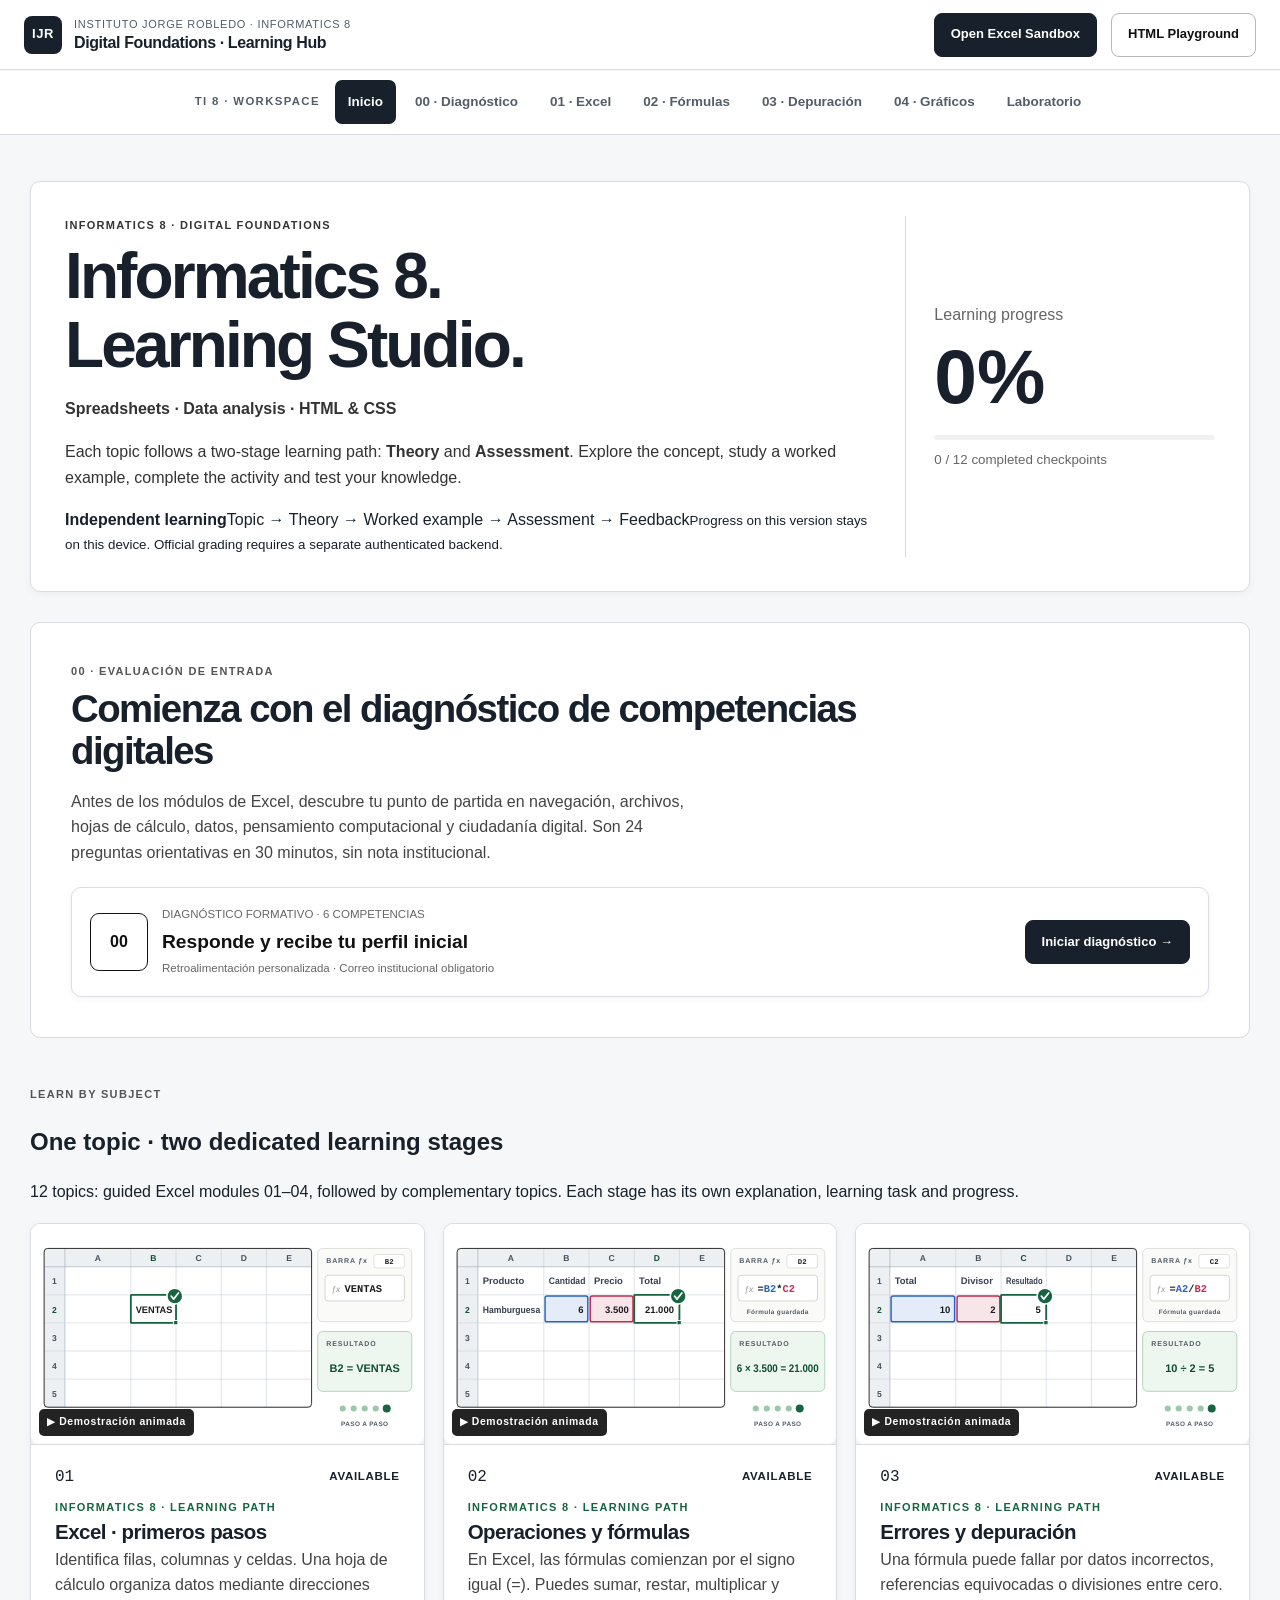
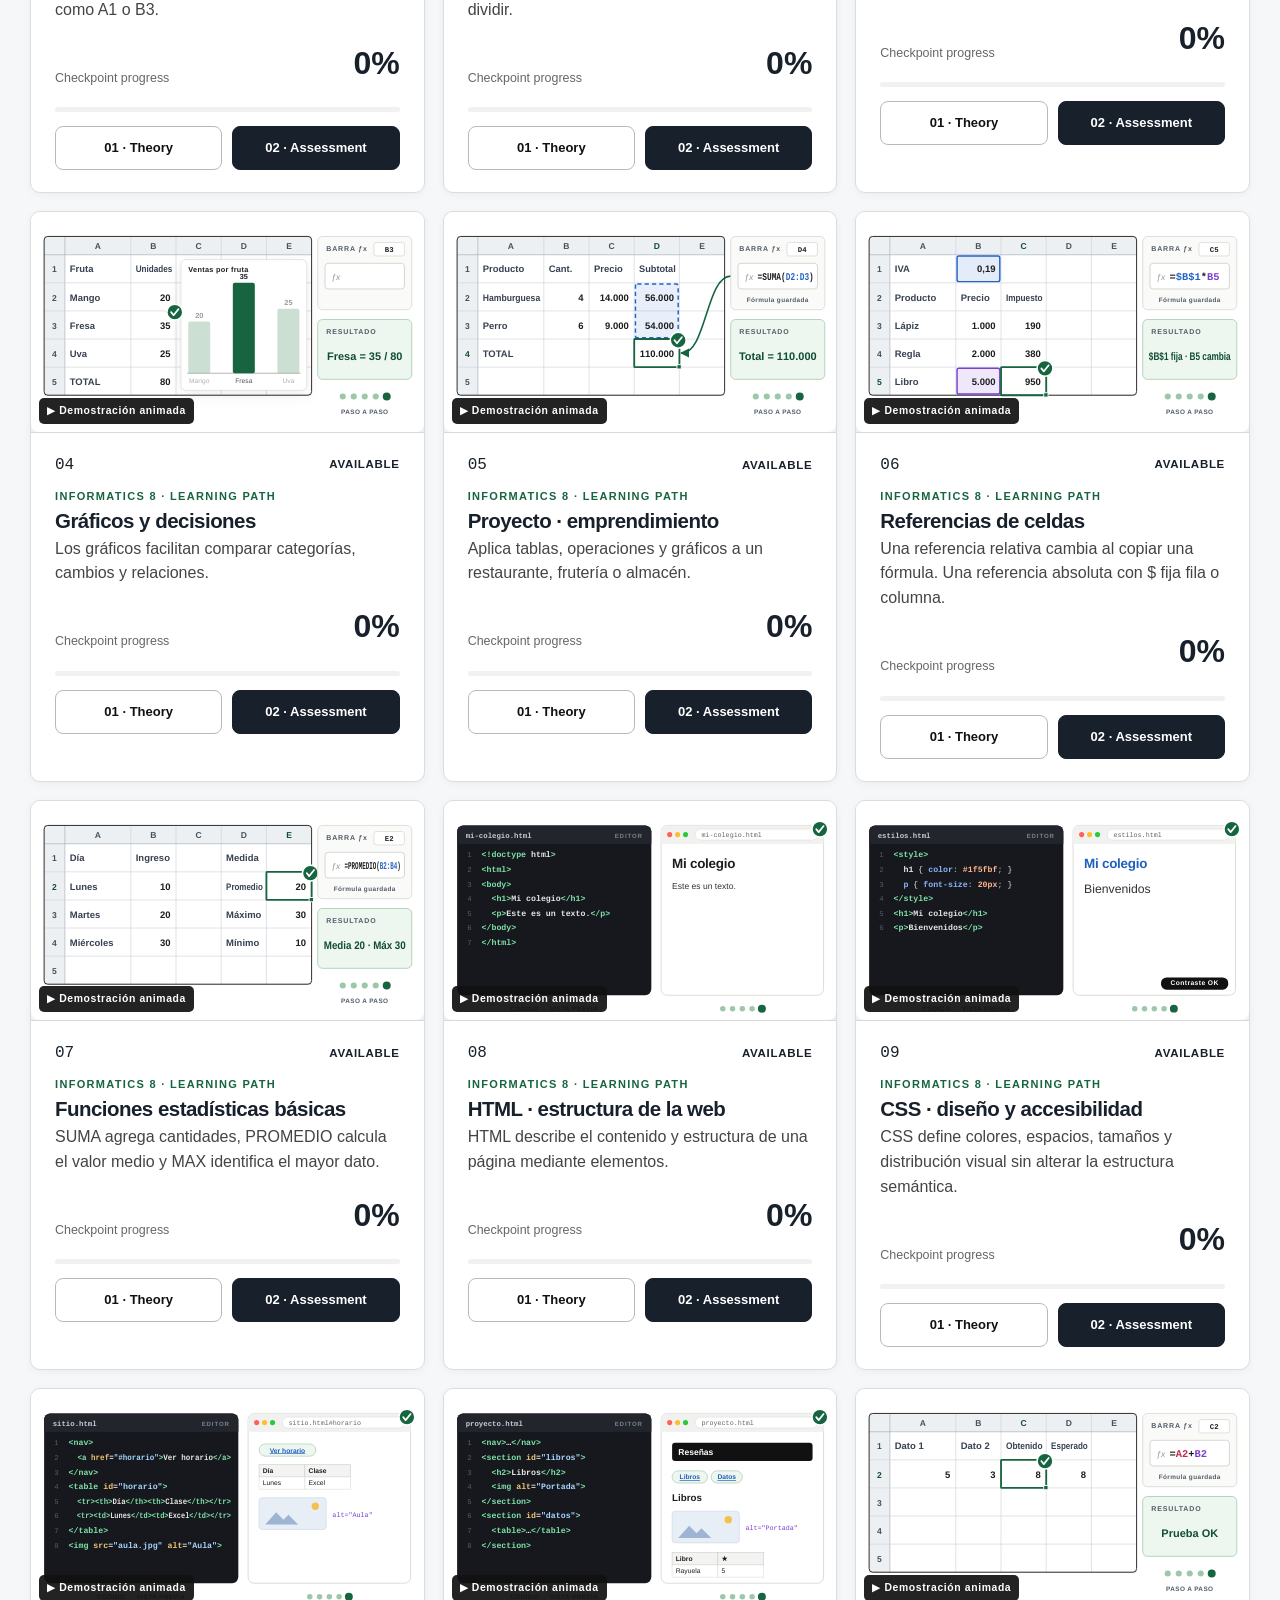
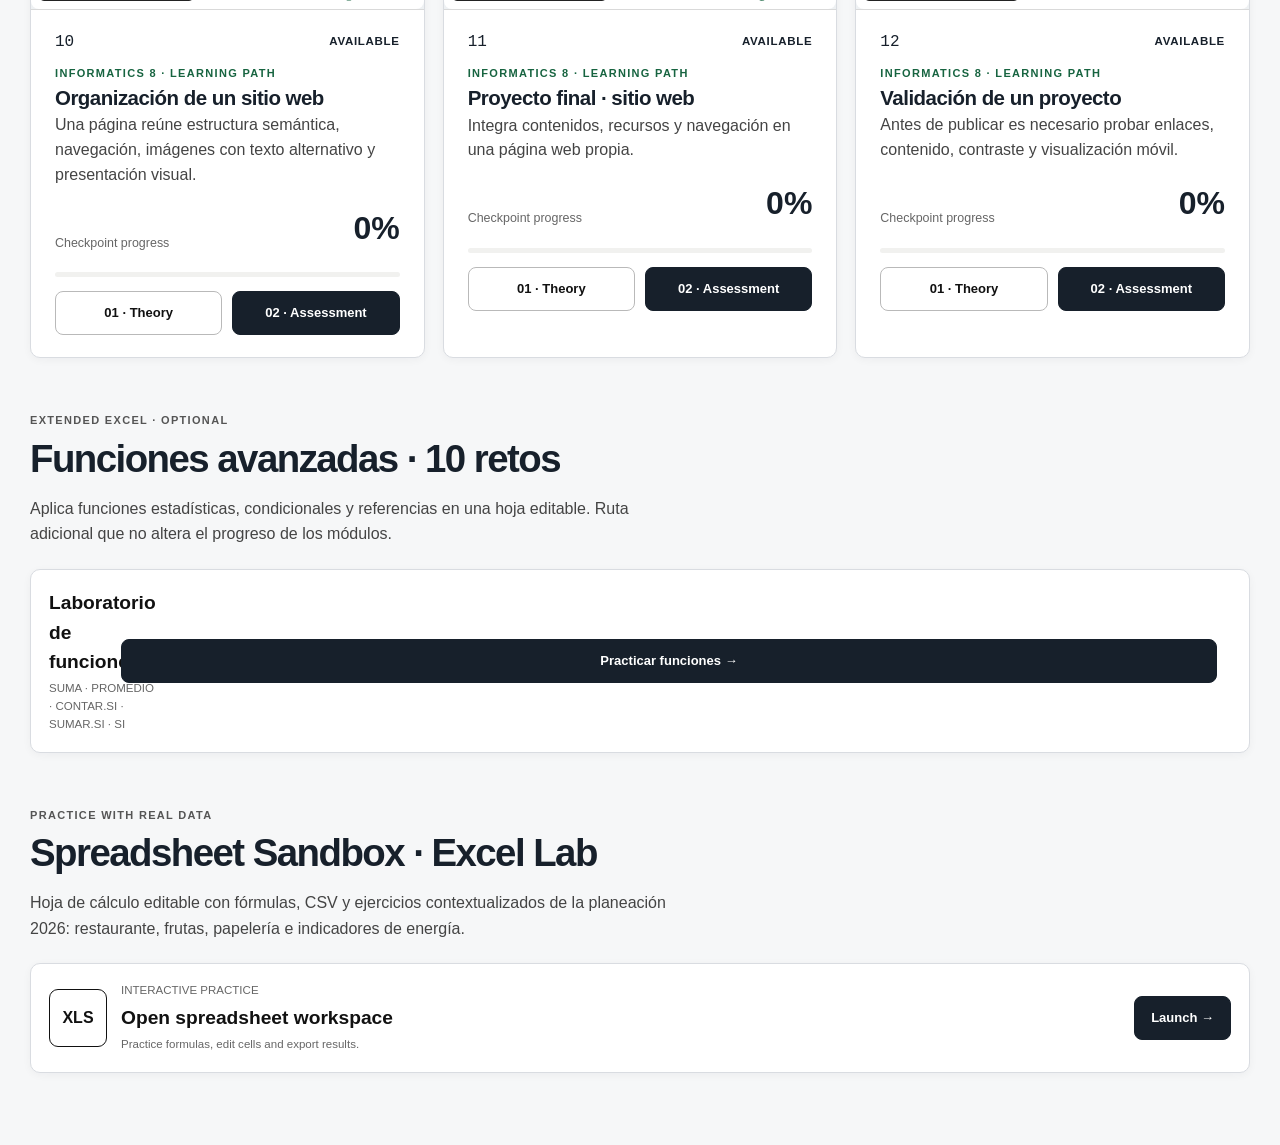
<file: index.html>
<!doctype html><html lang="es"><head><meta charset="utf-8"><meta name="viewport" content="width=device-width,initial-scale=1"><title>Informatics 8 · Learning Hub | IJR</title><meta name="description" content="Instituto Jorge Robledo Informatics 8, Theory and Assessment Learning Hub"><link rel="stylesheet" href="styles.css"><link rel="stylesheet" href="split-layout.css"><link rel="stylesheet" href="motion-figures.css?v=20261125-vector-v2"><link rel="stylesheet" href="hub-enhanced.css?v=20261119-fullhd-v1"><link rel="stylesheet" href="pedagogia-modulos.css?v=ti8-m12-20261119"><style>/* IJR Informatics adaptation — structural additions only; base visual system from Statistics 11 */
body{background:#fff}.hub-shell{display:block}.hub-overview{margin-top:10px}.hub-overview h1{letter-spacing:-.055em}.hub-topic-card{cursor:default}.hub-topic-actions{margin-top:auto;flex-wrap:wrap}.hub-topic-actions button{flex:1}.hub-topic-card h2{letter-spacing:-.025em}.theory-hero,.workshop-hero{margin-top:6px}.hub-shell .button{white-space:normal}.lesson-explain{display:grid;grid-template-columns:1fr 1fr;gap:18px;margin-top:28px}.lesson-explain .concept-card{min-height:0}.lesson-explain .concept-card p{margin:0}.lab-zone{border:1px solid #111;padding:28px;margin-top:25px}.lab-zone textarea{width:100%;min-height:180px;background:#fbfbfa;border:1px solid #999;padding:16px;font:14px/1.65 Consolas,monospace;resize:vertical}.lab-zone iframe{width:100%;height:220px;background:white;border:1px solid #ccc}.lab-grid{display:grid;grid-template-columns:1fr 1fr;gap:15px}.quiz-option{display:block;border:1px solid #ddd;padding:15px 17px;margin:9px 0;cursor:pointer}.quiz-option:hover{border-color:#111}.quiz-option input{accent-color:#111;margin-right:9px}.answer-report{background:#f7f7f5;border-left:3px solid #111;padding:16px;margin-top:20px}.quiz-score{font-size:3rem;line-height:1;font-weight:850}.student-progress{display:grid;gap:8px}.demo-cube-stage{height:250px;display:grid;place-items:center;perspective:600px;background:#f7f7f5}.demo-cube{width:110px;height:110px;position:relative;transform-style:preserve-3d}.demo-face{position:absolute;width:110px;height:110px;border:2px solid #111;background:#eee9;display:grid;place-items:center;font-size:13px;font-weight:750}.face-1{transform:translateZ(55px)}.face-2{transform:rotateY(180deg) translateZ(55px)}.face-3{transform:rotateY(90deg) translateZ(55px)}.face-4{transform:rotateY(-90deg) translateZ(55px)}.face-5{transform:rotateX(90deg) translateZ(55px)}.face-6{transform:rotateX(-90deg) translateZ(55px)}.matrix-grid{display:grid;grid-template-columns:repeat(3,1fr);gap:8px;max-width:570px}.matrix-grid>*{border:1px solid #ddd;padding:12px;text-align:center}.matrix-grid input{width:95%;padding:8px;border:1px solid #ccc}.app-hidden{display:none!important}.crumb-link{background:none;border:0;padding:6px 0;color:#444;text-decoration:underline;text-underline-offset:4px;cursor:pointer}.topic-tools{margin-top:18px;display:flex;gap:10px;flex-wrap:wrap}.assessment-question{font-size:1.25rem;font-weight:750;margin-bottom:22px}.theory-navigation{display:flex;justify-content:space-between;gap:12px;margin-top:30px}.theory-navigation button{min-width:120px}.assessment-meta{font-size:.8rem;color:#666;margin:12px 0}@media(max-width:800px){.lesson-explain,.lab-grid{grid-template-columns:1fr}.hub-shell{padding:20px 16px}.hub-overview,.theory-hero,.workshop-hero{grid-template-columns:1fr}.global-progress-card,.theory-progress-card,.workshop-percent{border-left:0;border-top:1px solid #ddd;padding:20px 0 0}.hub-topic-grid{grid-template-columns:1fr}}</style><link rel="stylesheet" href="studio-shell.css?v=20261125-open4">
</head><body><header class="topbar"><a href="./" class="brand" id="backHome"><span class="brand-mark">IJR</span><span><small>Instituto Jorge Robledo · Informatics 8</small><strong>Digital Foundations · Learning Hub</strong></span></a><div class="top-actions"><a class="button button-dark" href="excel-sandbox/">Open Excel Sandbox</a><button class="button button-light" id="openLab">HTML Playground</button></div></header>
<nav class="studio-nav" aria-label="Navegación de Informática 8"><span class="studio-nav-label">TI 8 · Workspace</span><a href="./" aria-current="page">Inicio</a><a href="unidad-00-diagnostico/">00 · Diagnóstico</a><a href="unidad-01-excel/">01 · Excel</a><a href="unidad-02-excel/">02 · Fórmulas</a><a href="unidad-03-excel/">03 · Depuración</a><a href="unidad-04-excel/">04 · Gráficos</a><a href="excel-sandbox/">Laboratorio</a></nav>

<main id="overview" class="hub-shell"><section class="hub-overview"><div><p class="eyebrow">INFORMATICS 8 · DIGITAL FOUNDATIONS</p><h1>Informatics 8.<br>Learning Studio.</h1><p><strong>Spreadsheets · Data analysis · HTML & CSS</strong></p><p>Each topic follows a two-stage learning path: <strong>Theory</strong> and <strong>Assessment</strong>. Explore the concept, study a worked example, complete the activity and test your knowledge.</p><div class="sequence-rule"><strong>Independent learning</strong><span>Topic → Theory → Worked example → Assessment → Feedback</span><small>Progress on this version stays on this device. Official grading requires a separate authenticated backend.</small></div></div><div class="global-progress-card"><span>Learning progress</span><strong id="globalPercent">0%</strong><div class="progress-track"><span id="globalProgressBar"></span></div><small id="globalProgressCopy">0 / 12 completed checkpoints</small></div></section><section class="resource-section" id="diagnosticModule" aria-labelledby="diagnosticModuleTitle" style="border:2px solid #111;padding:clamp(22px,3.2vw,40px);margin:30px 0 45px;background:#fafafa">
<div class="section-heading"><p class="eyebrow">00 · EVALUACIÓN DE ENTRADA</p><h2 id="diagnosticModuleTitle">Comienza con el diagnóstico de competencias digitales</h2><p>Antes de los módulos de Excel, descubre tu punto de partida en navegación, archivos, hojas de cálculo, datos, pensamiento computacional y ciudadanía digital. Son 24 preguntas orientativas en 30 minutos, sin nota institucional.</p></div>
<div class="resource-card" style="margin-top:18px"><div class="tech-mark-v8" style="width:58px;height:58px;border:1px solid #111;border-radius:9px;display:grid;place-items:center;font-weight:850">00</div><div><span>DIAGNÓSTICO FORMATIVO · 6 COMPETENCIAS</span><b>Responde y recibe tu perfil inicial</b><small>Retroalimentación personalizada · Correo institucional obligatorio</small></div><a class="button button-dark" href="unidad-00-diagnostico/">Iniciar diagnóstico →</a></div>
</section><section class="topic-grid-heading"><p class="eyebrow">LEARN BY SUBJECT</p><h2>One topic · two dedicated learning stages</h2><p>12 topics: guided Excel modules 01–04, followed by complementary topics. Each stage has its own explanation, learning task and progress.</p></section><section class="hub-topic-grid" id="topicGrid"></section><section class="resource-section"><div class="section-heading"><p class="eyebrow">EXTENDED EXCEL · OPTIONAL</p><h2>Funciones avanzadas · 10 retos</h2><p>Aplica funciones estadísticas, condicionales y referencias en una hoja editable. Ruta adicional que no altera el progreso de los módulos.</p></div><div class="resource-card"><div><b>Laboratorio de funciones</b><small>SUMA · PROMEDIO · CONTAR.SI · SUMAR.SI · SI</small></div><a class="button button-dark" href="excel-sandbox/?exercise=functions">Practicar funciones →</a></div></section><section class="resource-section"><div class="section-heading"><p class="eyebrow">PRACTICE WITH REAL DATA</p><h2>Spreadsheet Sandbox · Excel Lab</h2><p>Hoja de cálculo editable con fórmulas, CSV y ejercicios contextualizados de la planeación 2026: restaurante, frutas, papelería e indicadores de energía.</p></div><div class="resource-card"><div class="tech-mark-v8" style="width:58px;height:58px;border:1px solid #111;border-radius:9px;display:grid;place-items:center;font-weight:850">XLS</div><div><span>INTERACTIVE PRACTICE</span><b>Open spreadsheet workspace</b><small>Practice formulas, edit cells and export results.</small></div><a class="button button-dark" href="excel-sandbox/">Launch →</a></div></section></main>
<main id="theory" class="hub-shell app-hidden"><div class="split-breadcrumb"><button class="crumb-link" id="fromTheory">← Learning Hub</button><span> / Theory</span></div><section class="theory-hero"><div class="theory-hero-copy"><p id="theoryNo" class="eyebrow"></p><h1 id="theoryTitle"></h1><p id="theorySummary"></p><div class="theory-hero-actions"><button class="button button-dark" id="goWorkshop">Open Assessment →</button><button class="button button-light" id="markRead">Mark theory as reviewed</button></div></div><div class="theory-progress-card"><span>Theory checkpoint</span><strong id="theoryPercent">0%</strong><small>Reading progress on this device</small></div></section><section class="hub-figure" id="hubFigureSection"><div class="hub-figure-head"><div><p class="eyebrow">DEMOSTRACIÓN ANIMADA · MIRA EL PROCEDIMIENTO</p><h2>Observa antes de practicar</h2></div><p>La explicación se reproduce en bucle, como un GIF. Usa los controles para avanzar paso a paso o pulsa «⛶ Ampliar explicación» para verla en grande.</p></div><div id="hubFigure"></div></section><section class="theory-concepts"><div class="section-heading"><p class="eyebrow">CONCEPTUAL FOUNDATION</p><h2>Learn the concept</h2></div><div class="lesson-explain"><article class="concept-card"><span>01 · CONCEPT</span><h3>Understand the principle</h3><p id="theoryConcept"></p></article><article class="concept-card"><span>02 · EXAMPLE</span><h3>Worked example</h3><p id="theoryExample"></p></article><article class="concept-card"><span>03 · APPLY</span><h3>Try it yourself</h3><p id="theoryTask"></p></article><article class="concept-card"><span>04 · NEXT STEP</span><h3>Validate your understanding</h3><p>Continue to the dedicated assessment. Correct feedback is shown after each attempt.</p></article></div><section class="learning-goals-panel" id="expandedTheory"><div><p class="eyebrow">GUIDED LEARNING · EXCEL / WEB</p><h2 id="goalTitle">Learning objective</h2><p id="goalText"></p></div><div><h3>Step-by-step practice</h3><ol id="theorySteps"></ol><p id="theoryMistake" style="border-left:3px solid #111;padding-left:12px;margin-top:12px"></p><a class="button button-dark" id="openLessonSandbox" href="excel-sandbox/">Open Excel Sandbox →</a></div></section><section id="module2DeepDive" class="ped-deep-dive" aria-label="Módulo 2: explicaciones detalladas y actividades prácticas" hidden></section><div class="theory-navigation"><button class="button button-light" id="prevTopic">← Previous</button><button class="button button-light" id="nextTopic">Next topic →</button></div></section></main>
<main id="workshop" class="hub-shell app-hidden"><div class="split-breadcrumb"><button class="crumb-link" id="fromWorkshop">← Learning Hub</button><span> / Assessment</span></div><section class="workshop-hero"><div><p class="eyebrow" id="workshopNo"></p><h1 id="workshopTitle"></h1><p id="workshopLead"></p><div class="workshop-hero-links"><button class="button button-light" id="reviewTheory">← Read Theory</button></div></div><div class="workshop-percent"><span>Assessment checkpoint</span><strong id="workshopPercent">0%</strong><small id="attemptLabel">Attempts on this device: 0</small></div></section><section class="resource-section"><div class="section-heading"><p class="eyebrow">ASSESSMENT · LEARNING EVIDENCE</p><h2>Knowledge checkpoint</h2><p>Choose the answer and validate it. This is a formative practice, not an institutional grade.</p></div><div class="lab-zone"><p class="assessment-question" id="questionText"></p><div id="choices"></div><div class="topic-tools"><button class="button button-dark" id="checkAnswer">Check answer</button></div><div id="assessmentResult" class="answer-report app-hidden" role="status" aria-live="polite"></div></div><div class="learning-goals-panel"><div><p class="eyebrow">APPLIED WORKSHOP</p><h2>Transfer your learning</h2></div><div><p id="workshopTask"></p><p>Document the process and present evidence to the teacher. This practical task is not automatically graded.</p></div></div></section></main>
<main id="lab" class="hub-shell app-hidden"><div class="split-breadcrumb"><button class="crumb-link" id="labHome">← Learning Hub</button><span> / Interactive Lab</span></div><section class="theory-hero"><div><p class="eyebrow">INTERACTIVE EXPERIENCE</p><h1>Explore. Change.<br>Observe.</h1><p>Extra hands-on exploration space for Informatics 8.</p></div></section><section class="lab-zone" id="labContents"></section></main>
<dialog class="figure-dialog" id="figureDialog" aria-labelledby="figureDialogTitle"><div class="figure-dialog-layout"><header class="figure-dialog-header"><div><p>INFORMÁTICA 8 · DEMOSTRACIÓN GUIADA</p><h2 id="figureDialogTitle">Explicación ampliada</h2></div><button type="button" id="closeFigureDialog">✕ Cerrar</button></header><div class="figure-dialog-body" id="figureDialogBody"></div><footer class="figure-dialog-footer"><strong>Reproducción automática y continua</strong><span>Pulsa Esc o Cerrar para volver al tema.</span></footer></div></dialog>
<script src="motion-figures.js?v=20261125-vector-v2"></script>
<script src="pedagogia-modulos.js?v=ti8-m12-20261119"></script><script>
"use strict";
const DATA={"grade":"8","course":"Digital Foundations","repo":"Inform-tica-Octavo","summary":"Spreadsheets · Data analysis · HTML & CSS","lab":"html","topics":[["Excel · primeros pasos","Identifica filas, columnas y celdas. Una hoja de cálculo organiza datos mediante direcciones como A1 o B3.","Las celdas almacenan números, textos o fórmulas. Utiliza formato para mejorar la lectura, no para alterar los datos.","Crea una tabla con producto, cantidad y precio.",["¿Qué representa B3?","La columna B y la fila 3","La fila B y la columna 3",0]],["Operaciones y fórmulas","En Excel, las fórmulas comienzan por el signo igual (=). Puedes sumar, restar, multiplicar y dividir.","Ejemplos: =A2+B2, =A2*B2, =SUMA(A2:A10). Comprueba que los datos estén escritos como números.","Calcula el precio total de una compra con cantidad × precio unitario.",["¿Qué operación realiza =B2*C2?","Multiplicación","División",0]],["Errores y depuración","Una fórmula puede fallar por datos incorrectos, referencias equivocadas o divisiones entre cero.","Aprende a diferenciar entre errores de sintaxis, referencias y datos. La verificación es parte del razonamiento matemático.","Corrige una hoja con errores introducidos deliberadamente.",["¿Qué conviene hacer ante un error?","Revisar datos y fórmula","Borrar toda la hoja",0]],["Gráficos y decisiones","Los gráficos facilitan comparar categorías, cambios y relaciones.","Una gráfica de barras compara categorías; una gráfica de líneas muestra evolución temporal. Siempre añade títulos y unidades.","Grafica ventas semanales e identifica el producto más vendido.",["¿Qué gráfico suele comparar categorías?","Barras","Líneas de código",0]],["Proyecto · emprendimiento","Aplica tablas, operaciones y gráficos a un restaurante, frutería o almacén.","Calcula ingresos, costos, cantidades y conclusiones. Documenta supuestos y revisa los resultados.","Desarrolla una hoja de cálculo para una tienda.",["¿Qué evidencia una buena conclusión?","Datos y cálculos","Solo una opinión",0]],["Referencias de celdas","Una referencia relativa cambia al copiar una fórmula. Una referencia absoluta con $ fija fila o columna.","Ejemplo: =$B$2*C3 mantiene B2 fija y permite que C3 cambie.","Construye dos fórmulas con referencias diferentes.",["¿Qué expresión fija fila y columna?","$A$1","A1",0]],["Funciones estadísticas básicas","SUMA agrega cantidades, PROMEDIO calcula el valor medio y MAX identifica el mayor dato.","Escribe =PROMEDIO(B2:B6) para obtener la media de cinco registros.","Analiza ingresos de cinco días y compara media y máximo.",["¿Qué función devuelve el mayor valor?","MAX","SUMA",0]],["HTML · estructura de la web","HTML describe el contenido y estructura de una página mediante elementos.","Una estructura básica contiene html, head y body. Los títulos usan h1, los párrafos p y los enlaces a.","Construye una página de presentación y comprueba su estructura.",["¿Cuál elemento corresponde a un párrafo?","\u003cp>","\u003ch1>",0]],["CSS · diseño y accesibilidad","CSS define colores, espacios, tamaños y distribución visual sin alterar la estructura semántica.","Las reglas CSS usan selectores y propiedades. Mantén contraste suficiente, etiquetas claras y diseño adaptable.","Personaliza los estilos de tu página y verifica su lectura en móvil.",["¿Qué tecnología aplica estilos?","CSS","CSV",0]],["Organización de un sitio web","Una página reúne estructura semántica, navegación, imágenes con texto alternativo y presentación visual.","HTML aporta el significado; CSS define la presentación. Los enlaces utilizan href.","Construye un menú con enlaces internos.",["¿Qué atributo define el destino de un enlace?","href","alt",0]],["Proyecto final · sitio web","Integra contenidos, recursos y navegación en una página web propia.","Planifica, crea, comprueba enlaces, revisa accesibilidad y presenta la solución.","Publica un sitio web educativo con una tabla o gráfico de datos.",["¿Qué debes comprobar antes de publicar?","Enlaces y contenido","Solo el color del fondo",0]],["Validación de un proyecto","Antes de publicar es necesario probar enlaces, contenido, contraste y visualización móvil.","Una aplicación se considera funcional cuando responde correctamente a las interacciones previstas.","Prueba tu sitio en dos tamaños de pantalla.",["¿Qué prueba es pertinente?","Comprobar navegación","Cambiar solo el título",0]]]};
const DETAILED=[{"goal":"Reconocer la estructura y el propósito de una hoja de cálculo; introducir datos con precisión.","concept":"Un libro de Excel contiene una o más hojas. Cada hoja se organiza en columnas identificadas por letras y filas numeradas. La intersección es una celda con una dirección como B3. Una celda puede contener texto, números o fórmulas. El contenido original se distingue del resultado calculado.","example":"En una tabla de ventas, escribe Producto en A1, Cantidad en B1 y Precio en C1. Coloca Hamburguesa, 4 y 14000 en la segunda fila. La referencia B2 corresponde a 4; C2 corresponde a 14000.","steps":["Abre el Excel Sandbox y selecciona A1.","Escribe Producto y presiona Enter.","Coloca Cantidad y Precio en B1 y C1.","Completa la segunda fila y comprueba las direcciones desde la barra superior."],"errors":"No confundas nombres de columnas con números de fila ni escribas el símbolo $ como parte de un dato numérico de precio.","sandbox":"empty"},{"goal":"Realizar operaciones aritméticas mediante fórmulas con referencias.","concept":"Una fórmula comienza con =. Los operadores son + para suma, - para resta, * para multiplicación y / para división. El orden de las operaciones importa: primero paréntesis, luego multiplicación/división y finalmente suma/resta. Se recomienda referenciar celdas en vez de repetir números para facilitar cambios.","example":"Escribe 5 en B2 y 3500 en C2. En D2 escribe =B2*C2. El resultado es 17500. Si cambias la cantidad B2 a 6, D2 debe recalcularse a 21000.","steps":["Carga el ejercicio Restaurante.","Localiza B2, C2 y D2.","Selecciona D2 para leer la fórmula =B2*C2.","Cambia B2 y observa que D2 recalcula automáticamente.","Explica por qué una referencia es más práctica que escribir =4*14000."],"errors":"En una hoja de cálculo se utiliza * y no la letra x para multiplicar. Una fórmula sin signo igual se interpreta como texto.","sandbox":"restaurant"},{"goal":"Diagnosticar errores de datos, referencias y cálculos.","concept":"Los errores más habituales son división por cero, referencias inexistentes y argumentos que no se pueden interpretar como números. Un modelo puede funcionar técnicamente y, aun así, producir conclusiones equivocadas si sus datos de entrada están mal registrados.","example":"Coloca 10 en A2 y 0 en B2. En C2 escribe =A2/B2. El laboratorio mostrará #DIV/0!. Corrige B2 a 2 y comprueba que C2 devuelve 5.","steps":["Crea el ejemplo de división entre cero.","Identifica la causa, sin borrar toda la hoja.","Corrige el divisor y comprueba el nuevo resultado.","Escribe un breve informe con error, causa y solución."],"errors":"No ocultes errores con números arbitrarios. Primero identifica su causa y luego corrige los datos o la fórmula.","sandbox":"empty"},{"goal":"Seleccionar la representación apropiada de datos.","concept":"Los gráficos facilitan identificar categorías dominantes, cambios temporales y proporciones. Las barras comparan categorías; las líneas muestran evolución; los gráficos circulares representan proporciones de un total cuando sus categorías suman 100 %. Siempre define título, unidad y origen de datos.","example":"Un negocio vende 20, 35 y 25 unidades de tres productos. Compara sus cantidades con barras; el producto de 35 unidades es el más vendido. El total es 80 unidades.","steps":["Carga Venta de frutas en el sandbox.","Calcula los subtotales y el total.","Dibuja a mano o con Excel de escritorio un gráfico de barras.","Redacta una conclusión basada en los valores."],"errors":"El sandbox permite previsualizar gráficos de barras; los gráficos circulares, de líneas y las herramientas avanzadas se desarrollan en Excel de escritorio.","sandbox":"fruit"},{"goal":"Aplicar hojas de cálculo a ventas, costos y decisiones.","concept":"En un registro comercial, el subtotal resulta de cantidad × precio unitario. El total agrupa subtotales. Una tabla bien diseñada diferencia datos, fórmulas, unidades y conclusiones para que una tercera persona pueda verificarla.","example":"Se venden 4 hamburguesas a 14000 y 6 perros calientes a 9000. Los subtotales son 56000 y 54000: el total parcial es 110000.","steps":["Carga el ejercicio Restaurante.","Verifica la multiplicación en D2 y D3.","Utiliza =SUMA(D2:D4) para obtener el total de todas las filas.","Cambia un precio y comprueba el total.","Guarda tu hoja como CSV y explica una decisión comercial."],"errors":"No sumes precios unitarios para obtener ventas totales: primero calcula cada cantidad multiplicada por su precio.","sandbox":"restaurant"},{"goal":"Diferenciar referencias relativas y absolutas al reutilizar fórmulas.","concept":"Las referencias relativas se desplazan al copiar una fórmula a otra fila o columna. Una referencia absoluta como $B$2 mantiene la misma celda en Excel. Esta herramienta educativa admite referencias sencillas y el signo $, pero no implementa todavía el arrastre de relleno.","example":"En Excel de escritorio, =B2*$E$1 multiplica B2 por la tasa fija E1; al copiar hacia abajo B2 pasa a B3, pero E1 permanece fija.","steps":["Coloca cantidades en B2:B4.","Escribe una tasa en E1.","Realiza manualmente las multiplicaciones con =B2*$E$1, =B3*$E$1, etc.","Compara con el comportamiento de copiar fórmulas en Excel."],"errors":"No confundas el signo $ de una referencia con el formato monetario de la celda.","sandbox":"empty"},{"goal":"Calcular y explicar medidas descriptivas.","concept":"SUMA agrega valores; PROMEDIO obtiene su media aritmética; MIN y MAX muestran extremos. Estas funciones permiten analizar registros de ventas, consumo o gastos. El conjunto de celdas se indica con dos direcciones separadas por dos puntos.","example":"Si B2:B4 contienen 10, 20 y 30, =SUMA(B2:B4) devuelve 60, =PROMEDIO(B2:B4) devuelve 20, =MIN(B2:B4) devuelve 10 y =MAX(B2:B4) devuelve 30.","steps":["Crea una columna con cinco cantidades.","Escribe en celdas diferentes las cuatro funciones.","Comprueba manualmente el promedio.","Escribe una conclusión descriptiva."],"errors":"No confundas el máximo con el promedio; cada medida resume un aspecto distinto.","sandbox":"empty"},{"goal":"Identificar la estructura semántica básica de HTML.","concept":"HTML estructura información mediante etiquetas. \u003c!doctype html> inicia un documento moderno; html lo contiene, head reúne metadatos y body contiene el contenido visible. h1 representa el título principal y p un párrafo.","example":"\u003ch1>Mi colegio\u003c/h1> crea un encabezado. \u003cp>Este es un texto.\u003c/p> crea un párrafo. Ambos deben estar dentro de body en el documento completo.","steps":["Abre el editor HTML del Learning Hub.","Escribe un título h1 y dos párrafos p.","Observa el resultado en la vista previa.","Explica qué cambio produce cada etiqueta."],"errors":"Evita anidar etiquetas incorrectamente o dejar elementos sin cerrar cuando requieren cierre.","sandbox":"web"},{"goal":"Separar estructura HTML y presentación mediante CSS.","concept":"CSS utiliza selectores y declaraciones para definir propiedades visuales como color, font-size, padding y background. Una regla p { color: navy; } cambia la presentación de los párrafos sin alterar su significado.","example":"\u003cstyle>h1 { color: #1f5fbf; }\u003c/style> aplica azul al título. El contenido del h1 se mantiene intacto.","steps":["Crea un documento con un título y dos párrafos.","Añade un bloque style con reglas para h1 y p.","Modifica color y tamaño de fuente.","Comprueba legibilidad y contraste."],"errors":"Evita usar únicamente el color para comunicar una instrucción o resultado.","sandbox":"web"},{"goal":"Organizar contenidos en un sitio mediante rutas, tablas e imágenes.","concept":"HTML usa a para enlaces, img para imágenes y table para tablas de datos. En una imagen el atributo alt comunica contenido relevante; en un enlace href contiene el destino. Las tablas requieren encabezados identificables y datos ordenados.","example":"\u003ca href='#horario'>Ver horario\u003c/a> crea un vínculo interno; \u003ctable>\u003ctr>\u003cth>Día\u003c/th>\u003c/tr>\u003ctr>\u003ctd>Lunes\u003c/td>\u003c/tr>\u003c/table> define una tabla simple.","steps":["Diseña una tabla con tres días y dos asignaturas.","Agrega un enlace interno que lleve a la tabla.","Comprueba el funcionamiento en el visor.","Describe la función de los encabezados th."],"errors":"Las tablas son para datos tabulares; no deben sustituir el diseño general de una página.","sandbox":"web"},{"goal":"Integrar contenidos, navegación y criterios de accesibilidad.","concept":"Una página funcional combina estructura, enlaces, imágenes con descripciones alternativas y diseño adaptable. Antes de publicarla hay que verificar que los enlaces dirijan a destinos válidos, que los títulos tengan una jerarquía lógica y que los contenidos sean legibles.","example":"Un sitio de reseñas puede incluir un título principal, secciones de personajes y un menú con enlaces internos. Cada imagen informativa debe contar con una alternativa textual útil.","steps":["Define tema y público del sitio.","Diseña un menú y tres secciones.","Incluye texto, imágenes autorizadas y una tabla.","Revisa la página en pantalla pequeña y documenta los cambios."],"errors":"No copies imágenes sin revisar su licencia o autorización; evita enlaces rotos.","sandbox":"web"},{"goal":"Verificar productos digitales mediante pruebas reproducibles.","concept":"La calidad requiere revisar exactitud de resultados, legibilidad, navegación, consistencia y criterios de entrega. Una prueba debe tener una acción, un resultado esperado y una observación real. La retroalimentación documentada permite iterar sobre el producto.","example":"Prueba: escribir 5 y 3 en A2 y B2 y =A2+B2 en C2. Resultado esperado: 8. Si devuelve otro resultado, registra la discrepancia antes de corregir.","steps":["Define tres pruebas para tu hoja de cálculo o página HTML.","Ejecuta las pruebas y registra los resultados.","Corrige al menos un problema real.","Presenta evidencia del antes y después."],"errors":"Evita calificar la calidad solo por apariencia; verifica también el funcionamiento.","sandbox":"empty"}];
const FIG=["cell","formulas","errors","chart","project","references","stats","html","css","site","webproject","validation"];
const key="ijr-exact-style-"+DATA.repo;
const store=(()=>{try{const s=JSON.parse(localStorage.getItem(key)||"{}");return{reviewed:Array.isArray(s.reviewed)?s.reviewed:[],completed:Array.isArray(s.completed)?s.completed:[],attempts:s.attempts||{}}}catch{return{reviewed:[],completed:[],attempts:{}}}})();
const $=id=>document.getElementById(id);
let active=0;
function save(){try{localStorage.setItem(key,JSON.stringify(store))}catch{}}
function sanitize(v){return String(v).replace(/[&<>"']/g,c=>({"&":"&amp;","<":"&lt;",">":"&gt;",'"':"&quot;","'":"&quot;"}[c]))}
function setView(name){for(const id of ["overview","theory","workshop","lab"])$(id).classList.toggle("app-hidden",id!==name);if(name!=="theory")$("hubFigure").querySelectorAll("video").forEach(v=>v.pause());window.scrollTo(0,0)}
function moduleStats(index){
 if(index>=4)return {done:store.completed.includes(index),percent:store.completed.includes(index)?100:store.reviewed.includes(index)?50:0,available:true};
 const length=index===0?7:5;
 const storageKey=index===0?"ijr-ti8-excel-practice-v3":"ijr-ti8-module-"+(index+1)+"-progress-v1";
 let arr=[];
 try{const v=JSON.parse(localStorage.getItem(storageKey)||"[]");if(Array.isArray(v)&&v.length===length)arr=v}catch{}
 const checked=arr.filter(answer=>answer===true).length;
 return {done:checked===length,percent:Math.round(100*checked/length),available:true};
}
function completedCount(){return DATA.topics.reduce((n,_,i)=>n+(moduleStats(i).done?1:0),0)}
function pct(){return Math.round(completedCount()*100/DATA.topics.length)}
function renderProgress(){const p=pct();$("globalPercent").textContent=p+"%";$("globalProgressBar").style.width=p+"%";$("globalProgressCopy").textContent=completedCount()+" / "+DATA.topics.length+" completed checkpoints"}
function card(index){const t=DATA.topics[index],module=moduleStats(index),done=module.done,section=document.createElement("article");section.className="hub-topic-card";section.innerHTML='<button type="button" class="hub-topic-preview" aria-label="Ver demostración animada"><div class="studio-vector-preview" aria-hidden="true"></div><span>▶ Demostración animada</span></button><div class="hub-topic-top"><span class="hub-topic-number">'+String(index+1).padStart(2,"0")+'</span><span class="hub-topic-status">'+(done?"COMPLETED":module.available?"AVAILABLE":"LOCKED")+'</span></div><div><p class="eyebrow">INFORMATICS '+DATA.grade+' · LEARNING PATH</p><h2>'+sanitize(t[0])+'</h2><p>'+sanitize(t[1])+'</p></div><div class="hub-topic-progress"><div><span>Checkpoint progress</span><strong>'+(module.percent+"%")+'</strong></div><div class="progress-track"><span style="width:'+(module.percent+"%")+'"></span></div></div><div class="hub-topic-actions"><button type="button" class="button button-light theory-action">01 · Theory</button><button type="button" class="button button-dark workshop-action">02 · Assessment</button></div>';section.querySelector(".theory-action").onclick=()=>openTheory(index);section.querySelector(".hub-topic-preview").onclick=()=>openTheory(index);section.querySelector(".workshop-action").onclick=()=>openWorkshop(index);return section}
function cards(){$("topicGrid").replaceChildren();DATA.topics.forEach((_,i)=>{const tile=card(i);$("topicGrid").append(tile);const host=tile.querySelector(".studio-vector-preview");if(window.AnimatedExcelFigures){window.AnimatedExcelFigures.snapshot(FIG[i],host)}else{host.textContent="Demostración disponible en la lección"}});renderProgress()}
function openTheory(i){if(i>=0&&i<4){window.location.href="unidad-0"+(i+1)+"-excel/";return;}active=i;const deepDive=$("module2DeepDive");deepDive.hidden=i!==1;if(i===1&&window.IJRPedagogy)window.IJRPedagogy.renderModule2(deepDive);const t=DATA.topics[i];$("theoryNo").textContent="TOPIC "+String(i+1).padStart(2,"0");$("theoryTitle").textContent=t[0];$("theorySummary").textContent=t[1];$("theoryConcept").textContent=t[2];$("theoryExample").textContent=DETAILED[i].example; $("goalText").textContent=DETAILED[i].goal; $("goalTitle").textContent="What you will learn"; $("theoryMistake").textContent="Common pitfall: "+DETAILED[i].errors; $("theorySteps").replaceChildren(); DETAILED[i].steps.forEach(st=>{const li=document.createElement("li");li.textContent=st;$("theorySteps").append(li)});const ex=DETAILED[i].sandbox; $("openLessonSandbox").href=ex==="web"?"#html-lab":"excel-sandbox/?exercise="+encodeURIComponent(ex); $("openLessonSandbox").textContent=ex==="web"?"Open HTML playground →":"Practice in Excel Sandbox →";$("theoryTask").textContent=t[3];$("theoryPercent").textContent=store.reviewed.includes(i)?"100%":"0%";$("markRead").textContent=store.reviewed.includes(i)?"✓ Reviewed":"Mark theory as reviewed";if(window.AnimatedExcelFigures){
  window.AnimatedExcelFigures.render(FIG[i],$("hubFigure"));
  const fullHd=document.createElement("video");
  fullHd.className="topic-fullhd-video";
  fullHd.src="assets/videos/topic-"+String(i+1).padStart(2,"0")+".mp4";
  fullHd.muted=true;fullHd.defaultMuted=true;fullHd.loop=true;
  fullHd.autoplay=false;
  fullHd.playsInline=true;fullHd.controls=true;fullHd.preload="metadata";
  fullHd.setAttribute("aria-label","Demostración Full HD: "+t[0]);
  const videoPanel=document.createElement("div");videoPanel.className="topic-fullhd-panel";
  const videoTitle=document.createElement("p");videoTitle.textContent="VIDEO FULL HD · REPRODUCCIÓN OPCIONAL";
  videoPanel.append(videoTitle,fullHd);
  $("hubFigure").append(videoPanel);
  if(fullHd.autoplay)fullHd.play().catch(()=>{});
}$("prevTopic").disabled=i===0;$("nextTopic").disabled=i===DATA.topics.length-1;setView("theory")}
$("openLessonSandbox").addEventListener("click",e=>{if(DETAILED[active].sandbox==="web"){e.preventDefault();setView("lab")}});
function readTopic(){if(!store.reviewed.includes(active))store.reviewed.push(active);save();openTheory(active);cards()}
function openWorkshop(i){if(i>=0&&i<4){window.location.href="unidad-0"+(i+1)+"-excel/";return;}active=i;const t=DATA.topics[i],q=t[4];$("workshopNo").textContent="TOPIC "+String(i+1).padStart(2,"0")+" · CHECKPOINT";$("workshopTitle").textContent=t[0]+" · Assessment";$("workshopLead").textContent=t[1];$("workshopTask").textContent=t[3];$("workshopPercent").textContent=store.completed.includes(i)?"100%":"0%";$("questionText").textContent=q[0];$("choices").replaceChildren();[q[1],q[2]].forEach((v,j)=>{const label=document.createElement("label");label.className="quiz-option";const radio=document.createElement("input");radio.type="radio";radio.name="quizAnswer";radio.value=j;label.append(radio,document.createTextNode(v));$("choices").append(label)});$("assessmentResult").classList.add("app-hidden");$("attemptLabel").textContent="Attempts on this device: "+(store.attempts[i]||0);setView("workshop")}
function grade(){const selected=document.querySelector('input[name="quizAnswer"]:checked');if(!selected){$("assessmentResult").classList.remove("app-hidden");$("assessmentResult").textContent="Choose an answer before checking.";return}const q=DATA.topics[active][4],success=Number(selected.value)===q[3];store.attempts[active]=(store.attempts[active]||0)+1;if(success&&!store.completed.includes(active))store.completed.push(active);save();$("assessmentResult").classList.remove("app-hidden");$("assessmentResult").innerHTML='<strong>'+(success?"Checkpoint passed ✓":"Review and retry")+'</strong><p>'+(success?"Correct. Complete the practical assignment and present it to your teacher.":"Correct answer: "+sanitize(q[1+q[3]])+". Review the topic theory.")+'</p>';$("workshopPercent").textContent=success||store.completed.includes(active)?"100%":"0%";$("attemptLabel").textContent="Attempts on this device: "+store.attempts[active];cards()}
function initLab(){const p=$("labContents");if(DATA.lab==="html"){p.innerHTML='<p class="eyebrow">HTML · LIVE PREVIEW</p><div class="lab-grid"><div><h3>Source code</h3><textarea id="codeEditor" spellcheck="false">&lt;h1&gt;Instituto Jorge Robledo&lt;/h1&gt;\\n&lt;p&gt;My first website&lt;/p&gt;</textarea></div><div><h3>Preview</h3><iframe sandbox="" id="preview" title="HTML output"></iframe></div></div>';const run=()=>{$("preview").srcdoc='<meta charset="utf-8">'+$("codeEditor").value};$("codeEditor").addEventListener("input",run);run()}
else if(DATA.lab==="cad"){p.innerHTML='<p class="eyebrow">GEOMETRIC VIEWER · CAD FOUNDATION</p><h3>Rotate a solid in 3D space</h3><div class="demo-cube-stage"><div id="cube" class="demo-cube">'+["Front","Back","Right","Left","Top","Bottom"].map((v,i)=>'<div class="demo-face face-'+(i+1)+'">'+v+'</div>').join("")+'</div></div><div class="topic-tools"><label>Yaw <input type="range" id="yaw" min="-180" max="180" value="30"></label><label>Pitch <input type="range" id="pitch" min="-90" max="90" value="-20"></label></div>';const f=()=>{$("cube").style.transform='rotateX('+$("pitch").value+'deg) rotateY('+$("yaw").value+'deg)'};["yaw","pitch"].forEach(id=>$(id).addEventListener("input",f));f()}
else{p.innerHTML='<p class="eyebrow">CLASSIFICATION · MODEL METRICS</p><h3>Confusion matrix</h3><div class="matrix-grid"><div></div><div>Predicted +</div><div>Predicted −</div><div>Actual +</div><label>TP <input type="number" id="tp" min="0" value="35"></label><label>FN <input type="number" id="fn" min="0" value="5"></label><div>Actual −</div><label>FP <input type="number" id="fp" min="0" value="8"></label><label>TN <input type="number" id="tn" min="0" value="52"></label></div><p id="resultMetrics" style="margin-top:20px"></p>';const f=()=>{const a=["tp","fn","fp","tn"].map(id=>Number($(id).value));if(a.some(x=>!Number.isSafeInteger(x)||x<0)){$("resultMetrics").textContent="Enter nonnegative integer counts.";return}const [tp,fn,fp,tn]=a;const percent=(a,b)=>b?(100*a/b).toFixed(1)+"%":"N/A";$("resultMetrics").textContent="Accuracy: "+percent(tp+tn,tp+tn+fp+fn)+" | Precision: "+percent(tp,tp+fp)+" | Recall: "+percent(tp,tp+fn)};["tp","fn","fp","tn"].forEach(id=>$(id).addEventListener("input",f));f()}}
$("backHome").onclick=()=>setView("overview");$("fromTheory").onclick=()=>setView("overview");$("fromWorkshop").onclick=()=>setView("overview");$("openLab").onclick=()=>setView("lab");$("labHome").onclick=()=>setView("overview");$("markRead").onclick=readTopic;$("goWorkshop").onclick=()=>openWorkshop(active);$("reviewTheory").onclick=()=>openTheory(active);$("checkAnswer").onclick=grade;$("prevTopic").onclick=()=>openTheory(active-1);$("nextTopic").onclick=()=>openTheory(active+1);cards();initLab();setView("overview");$("closeFigureDialog").addEventListener("click",()=>$("figureDialog").close());
</script></body></html>
</file>
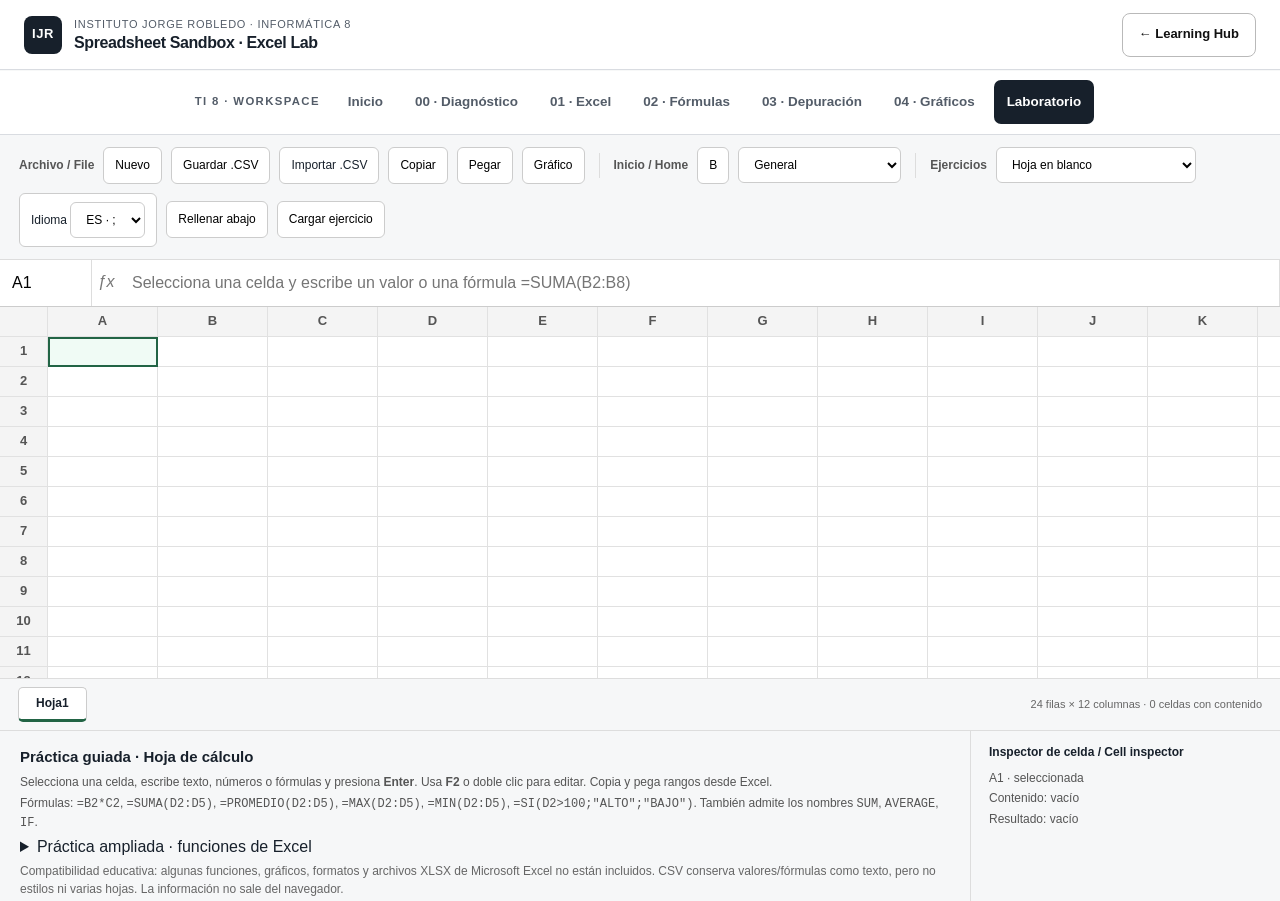
<file: excel-sandbox/index.html>
<!doctype html>
<html lang="es"><head><meta charset="utf-8"><meta name="viewport" content="width=device-width, initial-scale=1"><title>Excel Sandbox · Informática 8 | IJR</title><link rel="stylesheet" href="../styles.css">
<style>
:root{--line:#d8d8d8;--paper:#fff;--ink:#111;--muted:#666}body{background:#fff}.workspace{height:calc(100vh - 70px);min-height:660px;display:flex;flex-direction:column}.sheet-ribbon{border-bottom:1px solid #ddd;background:#fafafa;padding:12px 19px;display:flex;gap:9px;align-items:center;flex-wrap:wrap}.sheet-ribbon button,.sheet-ribbon label,.sheet-ribbon select{border:1px solid #ccc;border-radius:6px;background:white;padding:8px 11px;font-size:12px;cursor:pointer}.sheet-ribbon button:hover{border-color:#111}.sheet-ribbon select{max-width:210px}.sheet-ribbon input[type=file]{display:none}.sheet-formula{display:grid;grid-template-columns:92px 28px 1fr;align-items:center;border-bottom:1px solid #ccc;background:#fff;height:47px}.sheet-formula input{height:100%;border:0;border-right:1px solid #ddd;padding:0 12px;min-width:0}.sheet-formula span{text-align:center;font-style:italic;color:#777}.sheet-sheet{overflow:auto;flex:1;background:#f8f8f8;position:relative}.sheet-grid{border-collapse:separate;border-spacing:0;min-width:100%;table-layout:fixed;background:white}.sheet-grid th,.sheet-grid td{height:30px;min-width:110px;width:110px;border-right:1px solid #e1e1e1;border-bottom:1px solid #e1e1e1;padding:0 8px;white-space:nowrap;overflow:hidden;text-overflow:ellipsis;font-size:12px}.sheet-grid th{min-width:48px;width:48px;background:#f4f4f4;color:#555;font-weight:650;text-align:center;position:sticky;left:0;z-index:1}.sheet-grid thead th{top:0;position:sticky;z-index:2}.sheet-grid thead th:first-child{left:0;z-index:3}.sheet-grid td{cursor:cell;background:#fff}.sheet-grid td.current{outline:2px solid #226445;outline-offset:-2px;background:#f0fbf5}.sheet-grid td.preview-error{color:#a12828}.sheet-grid td.formula-cell{font-style:normal}.sheet-grid td b{font-weight:inherit}.sheet-grid td[contenteditable=true]{outline:2px solid #111;background:#fff;cursor:text;white-space:pre}.sheet-tabs{border-top:1px solid #ddd;background:#fafafa;padding:8px 18px;display:flex;gap:12px;align-items:center}.sheet-tab{border:1px solid #ccc;background:white;border-bottom:3px solid #226445;border-radius:5px;padding:6px 17px;font-weight:750;font-size:12px}.sheet-status{margin-left:auto;color:#666;font-size:11px}.sheet-bottom{display:grid;grid-template-columns:minmax(0,1fr) 310px;gap:0;border-top:1px solid #ddd}.lesson-guide{padding:14px 20px;max-height:170px;overflow:auto}.lesson-guide h3{font-size:15px;margin:0 0 5px}.lesson-guide p{font-size:12px;color:#555;margin:2px 0}.lesson-guide code{font-size:12px}.inspector{border-left:1px solid #ddd;padding:12px 18px;background:#fafafa}.inspector h3{font-size:12px;margin:0 0 7px}.inspector p{font-size:12px;color:#555;margin:2px 0}.help{color:#666!important}.sr-only{position:absolute!important;width:1px;height:1px;clip:rect(0,0,0,0);overflow:hidden}.number{color:#245e42}.toast{color:#155f42;font-size:12px;font-weight:700}.toast.error{color:#a12828}.toolbar-title{font-weight:800;font-size:12px;color:#555}.toolbar-separator{height:25px;border-left:1px solid #ddd;margin:0 5px}.row0{background:#f3f3f3}.format-select{font-size:12px}
@media(max-width:840px){.workspace{height:auto;min-height:700px}.sheet-sheet{height:430px;flex:auto}.sheet-bottom{grid-template-columns:1fr}.inspector{border-left:0;border-top:1px solid #ddd}.topbar{position:static}.sheet-ribbon{padding:10px}.sheet-grid th,.sheet-grid td{min-width:100px;width:100px}}
</style><link rel="stylesheet" href="../studio-shell.css?v=20261125-vector-v2">
</head>
<body><header class="topbar"><a href="../" class="brand"><span class="brand-mark">IJR</span><span><small>Instituto Jorge Robledo · Informática 8</small><strong>Spreadsheet Sandbox · Excel Lab</strong></span></a><div class="top-actions"><a class="button button-light" href="../">← Learning Hub</a></div></header>
<nav class="studio-nav" aria-label="Navegación de Informática 8"><span class="studio-nav-label">TI 8 · Workspace</span><a href="../">Inicio</a><a href="../unidad-00-diagnostico/">00 · Diagnóstico</a><a href="../unidad-01-excel/">01 · Excel</a><a href="../unidad-02-excel/">02 · Fórmulas</a><a href="../unidad-03-excel/">03 · Depuración</a><a href="../unidad-04-excel/">04 · Gráficos</a><a href="../excel-sandbox/" aria-current="page">Laboratorio</a></nav>

<main class="workspace"><div class="sheet-ribbon"><span class="toolbar-title">Archivo / File</span><button id="new">Nuevo</button><button id="save">Guardar .CSV</button><label for="import">Importar .CSV<input id="import" type="file" accept=".csv,text/csv,text/plain"></label><button id="copy">Copiar</button><button id="paste">Pegar</button><button id="chartBtn">Gráfico</button><span class="toolbar-separator"></span><span class="toolbar-title">Inicio / Home</span><button id="bold" title="Negrita de celda">B</button><select id="format" aria-label="Formato de celda"><option value="general">General</option><option value="currency">Moneda (COP)</option><option value="percent">Porcentaje</option><option value="decimal">Número (2 decimales)</option></select><span class="toolbar-separator"></span><span class="toolbar-title">Ejercicios</span><select id="dataset" aria-label="Cargar proyecto práctico"><option value="empty">Hoja en blanco</option><option value="restaurant">Restaurante</option><option value="fruit">Venta de frutas</option><option value="stationery">Papelería e IVA</option><option value="functions">Funciones · ventas escolares</option><option value="energy">Consumo energético</option></select><label>Idioma <select id="formulaLocale"><option value="es">ES · ;</option><option value="en">EN · ,</option></select></label><button id="fillDown">Rellenar abajo</button><button id="load">Cargar ejercicio</button><span id="notify" class="toast" role="status" aria-live="polite"></span></div>
<div class="sheet-formula"><input id="nameBox" aria-label="Referencia de celda" value="A1"><span>ƒx</span><input id="formula" aria-label="Barra de fórmulas" placeholder="Selecciona una celda y escribe un valor o una fórmula =SUMA(B2:B8)"></div>
<div class="sheet-sheet"><table class="sheet-grid" id="grid" aria-label="Hoja de cálculo editable"><thead id="head"></thead><tbody id="body"></tbody></table></div>
<div class="sheet-tabs"><span class="sheet-tab">Hoja1</span><small class="sheet-status" id="status">24 filas × 12 columnas · edición local</small></div>
<dialog id="chartDialog" style="border:1px solid #bbb;border-radius:10px;max-width:min(720px,95vw);width:100%;padding:24px"><div style="display:flex;justify-content:space-between;gap:12px;align-items:center"><h2 style="margin:0;font-size:20px">Gráfico de barras · Sheet preview</h2><button id="closeChart" style="padding:8px;border:1px solid #ccc;background:white;border-radius:6px">Cerrar</button></div><p style="color:#666;font-size:13px">Representación de los primeros registros: etiquetas de la columna A y valores numéricos de la columna seleccionada.</p><label>Columna de valores: <select id="chartColumn"><option value="B">B</option><option value="C">C</option><option value="D" selected>D</option><option value="E">E</option><option value="F">F</option></select></label><div id="chartBars" style="display:grid;gap:12px;margin-top:20px"></div></dialog><section class="sheet-bottom"><div class="lesson-guide"><h3>Práctica guiada · Hoja de cálculo</h3><p>Selecciona una celda, escribe texto, números o fórmulas y presiona <strong>Enter</strong>. Usa <strong>F2</strong> o doble clic para editar. Copia y pega rangos desde Excel.</p><p>Fórmulas: <code>=B2*C2</code>, <code>=SUMA(D2:D5)</code>, <code>=PROMEDIO(D2:D5)</code>, <code>=MAX(D2:D5)</code>, <code>=MIN(D2:D5)</code>, <code>=SI(D2>100;"ALTO";"BAJO")</code>. También admite los nombres <code>SUM</code>, <code>AVERAGE</code>, <code>IF</code>.</p><details id="functionsGuide"><summary>Práctica ampliada · funciones de Excel</summary><p>Carga «Funciones · ventas escolares». Resuelve F2:F11 con las funciones indicadas en E2:E11. Datos: cantidades en B2:B6, categorías en C2:C6; CONTARA usa A2:A6. SI devuelve ALTO si B2 es mayor o igual a 10; BAJO en otro caso. Usa ; para argumentos en español y , en inglés. No cambies los datos para comprobar el caso original.</p><button id="checkFunctions" type="button">Comprobar 10 retos</button><p id="functionsFeedback" role="status"></p><p>También: CONTAR.BLANCO, MEDIANA, PRODUCTO, REDONDEAR, ABS, RAIZ, POTENCIA, Y, O, NO, CONCATENAR, LARGO, MAYUSC, MINUSC.</p></details><p class="help">Compatibilidad educativa: algunas funciones, gráficos, formatos y archivos XLSX de Microsoft Excel no están incluidos. CSV conserva valores/fórmulas como texto, pero no estilos ni varias hojas. La información no sale del navegador.</p></div><aside class="inspector"><h3>Inspector de celda / Cell inspector</h3><p id="inspectAddress">A1 · seleccionada</p><p id="inspectRaw">Contenido: vacío</p><p id="inspectValue">Resultado: vacío</p><p id="inspectError"></p></aside></section></main>
<script src="../excel-core.js?v=20261125-core1"></script>
<script>
"use strict";
const ROWS=24,COLS=12,STORAGE="ijr-excel-lab-grade8-v1";
const el=id=>document.getElementById(id),names=Array.from({length:COLS},(_,i)=>String.fromCharCode(65+i));let cells={},formats={},bold={},selected="A1",editing=false,clipboard="",lastMessage="";
const at=(r,c)=>names[c]+(r+1);
const valid=k=>/^([A-L])([1-9]|1[0-9]|2[0-4])$/i.test(k);
function tell(msg,error=false){el("notify").textContent=msg;el("notify").className=error?"toast error":"toast";}
function get(k){return cells[k]??""}
function set(k,v){if(!valid(k))return;if(!v)delete cells[k];else cells[k]=String(v);persist();}
function persist(){try{localStorage.setItem(STORAGE,JSON.stringify({cells,formats,bold,locale}))}catch{}}
function restore(){try{const d=JSON.parse(localStorage.getItem(STORAGE)||"{}");if(d&&typeof d==="object"){cells=d.cells&&typeof d.cells==="object"?d.cells:{};formats=d.formats&&typeof d.formats==="object"?d.formats:{};bold=d.bold&&typeof d.bold==="object"?d.bold:{};locale=d.locale==="en"?"en":"es"}}catch{}}
let locale="es",copiedRef=null;
function evaluate(k){const r=TI8Excel.evaluate(cells,k,{cols:COLS,rows:ROWS,locale});return {...r,value:typeof r.value==="boolean"?(locale==="en"?(r.value?"TRUE":"FALSE"):(r.value?"VERDADERO":"FALSO")):r.value}}
function display(k){const o=evaluate(k),f=formats[k];if(o.error)return o.value;const v=o.value;if(v===""||typeof v!=="number"||!Number.isFinite(v))return String(v);if(f==="currency")return new Intl.NumberFormat("es-CO",{style:"currency",currency:"COP",maximumFractionDigits:2,minimumFractionDigits:2}).format(v);if(f==="percent")return new Intl.NumberFormat("es-CO",{style:"percent",minimumFractionDigits:1,maximumFractionDigits:1}).format(v);if(f==="decimal")return v.toFixed(2);return String(Number(v.toFixed(8)))}
function render(){const body=el("body");body.replaceChildren();for(let r=0;r<ROWS;r++){const tr=document.createElement("tr"),th=document.createElement("th");th.textContent=r+1;th.scope="row";tr.append(th);for(let c=0;c<COLS;c++){const k=at(r,c),td=document.createElement("td");td.dataset.cell=k;td.textContent=display(k);td.className=(k===selected?"current ":"")+(get(k).startsWith("=")?"formula-cell ":"")+(evaluate(k).error?"preview-error ":"");td.style.fontWeight=bold[k]?"bold":"normal";td.title=k+" · "+get(k);tr.append(td)}body.append(tr)}updateInspector()}
function updateInspector(){const o=evaluate(selected);el("nameBox").value=selected;el("formula").value=get(selected);el("inspectAddress").textContent=selected+" · seleccionada";el("inspectRaw").textContent="Contenido: "+(get(selected)||"vacío");el("inspectValue").textContent="Resultado: "+(display(selected)||"vacío");el("inspectError").textContent=o.error?"Error: "+o.error:"";el("format").value=formats[selected]||"general";el("status").textContent=ROWS+" filas × "+COLS+" columnas · "+Object.keys(cells).length+" celdas con contenido"}
function select(k){if(!valid(k))return;selected=k;render()}
function commit(v){set(selected,v);render()}
function move(dx,dy){const m=/^([A-L])(\d+)$/.exec(selected),c=names.indexOf(m[1]),r=Number(m[2])-1;select(at(Math.min(ROWS-1,Math.max(0,r+dy)),Math.min(COLS-1,Math.max(0,c+dx))))}
function beginEdit(){const td=document.querySelector('td[data-cell="'+selected+'"]');if(!td)return;td.contentEditable="true";td.textContent=get(selected);td.focus();const sel=window.getSelection(),range=document.createRange();range.selectNodeContents(td);range.collapse(false);sel.removeAllRanges();sel.addRange(range);editing=true}
function endEdit(td,keep=true){if(!editing)return;const v=td.textContent;td.contentEditable="false";editing=false;if(keep)commit(v);else render()}
function csvFields(line){const out=[];let current="",quote=false;for(let i=0;i<line.length;i++){const ch=line[i];if(ch==='"'&&quote&&line[i+1]==='"'){current+='"';i++}else if(ch==='"')quote=!quote;else if(ch===","&&!quote){out.push(current);current=""}else current+=ch}out.push(current);return out}
function csvRows(input){const out=[];let field="",row=[],quote=false;for(let i=0;i<input.length;i++){const ch=input[i];if(ch==='"'&&quote&&input[i+1]==='"'){field+='"';i++}else if(ch==='"')quote=!quote;else if(ch===","&&!quote){row.push(field);field=""}else if((ch==="\n"||ch==="\r")&&!quote){if(ch==="\r"&&input[i+1]==="\n")i++;row.push(field);out.push(row);field="";row=[]}else field+=ch}if(field!==""||row.length){row.push(field);out.push(row)}return out}
function csvEscape(value){const s=String(value);return /[",\r\n]/.test(s)?'"'+s.replace(/"/g,'""')+'"':s}
function pasteBlock(text){const lines=text.replace(/\r/g,"").split("\n").filter((v,i,a)=>!(i===a.length-1&&v===""));const {r,c}=coordinates(selected);let changed=0;lines.forEach((line,dy)=>{const entries=line.includes("\t")?line.split("\t"):csvFields(line);entries.forEach((v,dx)=>{const rr=r+dy,cc=c+dx;if(rr<ROWS&&cc<COLS){set(at(rr,cc),v);changed++}})});render();tell(changed+" celdas actualizadas")}
function coordinates(k){const m=/^([A-L])(\d+)$/.exec(k);return{r:Number(m[2])-1,c:names.indexOf(m[1])}}
function loadData(which){if(which==="empty"){cells={};formats={};bold={};persist();render();return}
const examples={
functions:[["Producto","Cantidad","Categoría","","Función","Resultado"],["Cuaderno","12","Útiles","","SUMA",""],["Lápiz","8","Útiles","","PROMEDIO",""],["Mango","15","Fruta","","MAX",""],["Pera","5","Fruta","","MIN",""],["Borrador","","Útiles","","CONTAR",""],["","","","","CONTARA (A2:A6)",""],["","","","","CONTAR.SI (Útiles)",""],["","","","","SUMAR.SI (Fruta)",""],["","","","","PROMEDIO.SI (Fruta)",""],["","","","","SI (B2>=10: ALTO/BAJO)",""]],
restaurant:[["Producto","Cantidad","Precio unitario","Total"],["Hamburguesa","4","14000","=B2*C2"],["Perro caliente","6","9000","=B3*C3"],["Jugo","8","5000","=B4*C4"],["Total","","","=SUMA(D2:D4)"]],
fruit:[["Fruta","Kilogramos","Precio/kg","Subtotal"],["Manzana","5","6000","=B2*C2"],["Mango","7","4500","=B3*C3"],["Banano","12","2500","=B4*C4"],["Venta total","","","=SUMA(D2:D4)"]],
stationery:[["Producto","Cantidad","Precio unitario","Subtotal","IVA (ejemplo 19%)","Total"],["Cuaderno","5","4500","=B2*C2","=D2*0.19","=D2+E2"],["Lápiz","12","1200","=B3*C3","=D3*0.19","=D3+E3"],["Marcador","6","3000","=B4*C4","=D4*0.19","=D4+E4"],["Gran total","","","","","=SUMA(F2:F4)"]],
energy:[["Habitación","Potencia (kW)","Horas","Energía (kWh)","Tarifa supuesta COP/kWh","Costo"],["Sala","0.12","100","=B2*C2","800","=D2*E2"],["Cocina","0.18","80","=B3*C3","800","=D3*E3"],["Habitación","0.08","120","=B4*C4","800","=D4*E4"],["Total","","","=SUMA(D2:D4)","","=SUMA(F2:F4)"]]};
cells={};formats={};bold={};(examples[which]||[]).forEach((row,r)=>row.forEach((v,c)=>{if(v)cells[at(r,c)]=v;if(r===0)bold[at(r,c)]=true}));if(which==="functions"){el("functionsGuide").open=true;el("functionsFeedback").textContent="";}else if(which!=="energy"){for(let r=1;r<=4;r++)formats["D"+(r+1)]="currency"}else for(let r=1;r<=4;r++)formats["F"+(r+1)]="currency";persist();render();tell("Ejercicio cargado · modifica las celdas para practicar")}
function setup(){el("head").innerHTML="<tr><th></th>"+names.map(c=>"<th scope='col'>"+c+"</th>").join("")+"</tr>";restore();el("formulaLocale").value=locale;render();const body=el("body");body.addEventListener("click",e=>{const td=e.target.closest("td");if(td&&!editing)select(td.dataset.cell)});body.addEventListener("dblclick",e=>{const td=e.target.closest("td");if(td){selected=td.dataset.cell;beginEdit()}});body.addEventListener("keydown",e=>{const td=e.target.closest('td[contenteditable=true]');if(!td)return;if(e.key==="Enter"){e.preventDefault();endEdit(td);move(0,1)}else if(e.key==="Escape"){e.preventDefault();endEdit(td,false)}});body.addEventListener("focusout",e=>{const td=e.target.closest('td[contenteditable=true]');if(td&&editing)endEdit(td)});el("formula").addEventListener("keydown",e=>{if(e.key==="Enter"){commit(e.target.value);move(0,1)}if(e.key==="Escape")updateInspector()});el("nameBox").addEventListener("keydown",e=>{if(e.key==="Enter"){const k=e.target.value.trim().toUpperCase();if(valid(k))select(k);else{tell("Referencia fuera de rango (A1:L24)",true);updateInspector()}}});document.addEventListener("keydown",e=>{if(e.target.closest("input,textarea,select,[contenteditable=true]"))return;if(e.key==="ArrowRight"){e.preventDefault();move(1,0)}if(e.key==="ArrowLeft"){e.preventDefault();move(-1,0)}if(e.key==="ArrowDown"){e.preventDefault();move(0,1)}if(e.key==="ArrowUp"){e.preventDefault();move(0,-1)}if(e.key==="Enter"||e.key==="F2"){e.preventDefault();beginEdit()}if(e.key==="Delete"||e.key==="Backspace"){e.preventDefault();commit("")}});el("closeChart").onclick=()=>el("chartDialog").close();function drawChart(){const col=el("chartColumn").value,vals=[];for(let r=2;r<=10;r++){const name=get("A"+r),o=evaluate(col+r);if(name&&o.value!==""&&!o.error){const n=Number(o.value);if(Number.isFinite(n))vals.push({name,n})}}const root=el("chartBars");root.replaceChildren();if(!vals.length){root.textContent="No hay números válidos para graficar en esta columna.";return}const max=Math.max(1,...vals.map(x=>Math.max(0,x.n)));for(const v of vals){const row=document.createElement("div");row.style.display="grid";row.style.gridTemplateColumns="120px 1fr 85px";row.style.gap="12px";row.style.alignItems="center";const label=document.createElement("span");label.textContent=v.name;label.style.fontSize="12px";const barOuter=document.createElement("div");barOuter.style.background="#f3f3f3";barOuter.style.height="24px";const bar=document.createElement("div");bar.style.width=(Math.max(0,v.n)/max*100)+"%";bar.style.height="100%";bar.style.background="#245c47";barOuter.append(bar);const value=document.createElement("strong");value.textContent=String(v.n);row.append(label,barOuter,value);root.append(row)}}el("chartBtn").onclick=()=>{drawChart();el("chartDialog").showModal()};el("chartColumn").onchange=drawChart;el("new").onclick=()=>{if(confirm("¿Crear una hoja nueva? Se reemplazarán los datos de esta hoja.")){loadData("empty");tell("Nueva hoja creada")}};el("load").onclick=()=>{if(confirm("¿Cargar el ejercicio y reemplazar la hoja actual?"))loadData(el("dataset").value)};el("bold").onclick=()=>{bold[selected]=!bold[selected];persist();render()};el("format").onchange=e=>{formats[selected]=e.target.value;persist();render()};el("formulaLocale").onchange=e=>{if(e.target.value!==locale&&Object.values(cells).some(v=>String(v).startsWith("="))&&!confirm("El cambio de idioma no traduce las fórmulas guardadas. Revisa los separadores y decimales después del cambio. ¿Continuar?")){e.target.value=locale;return}locale=e.target.value;persist();render();tell("Sintaxis "+(locale==="es"?"española (;)":"inglesa (,)"))};el("fillDown").onclick=()=>{const {r,c}=coordinates(selected);if(r+1>=ROWS){tell("No hay otra fila",true);return}const target=at(r+1,c);if(get(target)&&!confirm("¿Reemplazar "+target+"?"))return;set(target,TI8Excel.translate(get(selected),1,0,{cols:COLS,rows:ROWS}));select(target);tell("Rellenado con referencias ajustadas")};el("checkFunctions").onclick=()=>{const checks=[["F2",40,"SUMA","SUM"],["F3",10,"PROMEDIO","AVERAGE"],["F4",15,"MAX"],["F5",5,"MIN"],["F6",4,"CONTAR","COUNT"],["F7",5,"CONTARA","COUNTA"],["F8",3,"CONTAR.SI","COUNTIF"],["F9",20,"SUMAR.SI","SUMIF"],["F10",10,"PROMEDIO.SI","AVERAGEIF"],["F11","ALTO","SI","IF"]];const failed=checks.filter(([k,v,...fn])=>{const raw=get(k).toUpperCase().replace(/\s+/g,"");return !fn.some(n=>raw.startsWith("="+n+"("))||evaluate(k).value!==v});el("functionsFeedback").textContent=(10-failed.length)+"/10 correctos"+(failed.length?" · Revisa "+failed.map(x=>x[0]).join(", "):" · ¡Ruta completada!")};el("copy").onclick=async()=>{clipboard=get(selected);copiedRef=selected;try{await navigator.clipboard.writeText(clipboard);tell("Celda copiada")}catch{tell("Copiado para pegar dentro del sandbox")}};el("paste").onclick=async()=>{let text=clipboard;try{text=await navigator.clipboard.readText()}catch{}if(text&&copiedRef&&text===clipboard&&text.startsWith("=")){const a=coordinates(copiedRef),b=coordinates(selected);commit(TI8Excel.translate(text,b.r-a.r,b.c-a.c,{cols:COLS,rows:ROWS}));tell("Fórmula copiada con referencias ajustadas")}else if(text){pasteBlock(text)}else tell("No hay contenido copiado",true)};el("save").onclick=()=>{let maxR=0,maxC=0;for(const k of Object.keys(cells)){const v=coordinates(k);maxR=Math.max(maxR,v.r);maxC=Math.max(maxC,v.c)}const lines=[];for(let r=0;r<=maxR;r++){const fields=[];for(let c=0;c<=maxC;c++)fields.push(csvEscape(get(at(r,c))));lines.push(fields.join(","))}const blob=new Blob(["\uFEFF"+lines.join("\r\n")],{type:"text/csv;charset=utf-8"}),url=URL.createObjectURL(blob),a=document.createElement("a");a.href=url;a.download="ijr-informatica-8-hoja.csv";a.click();URL.revokeObjectURL(url);tell("CSV exportado")};el("import").onchange=async e=>{const f=e.target.files[0];if(!f)return;if(f.size>1000000){tell("Archivo demasiado grande",true);return}const s=await f.text(),data=csvRows(s.replace(/^\uFEFF/,""));if(!confirm("¿Importar CSV y reemplazar el contenido actual?"))return;cells={};formats={};bold={};let count=0;data.slice(0,ROWS).forEach((row,r)=>row.slice(0,COLS).forEach((v,c)=>{if(v){cells[at(r,c)]=v;count++}}));persist();render();tell("CSV importado: "+count+" celdas");e.target.value=""};}
setup();
const chosen=new URLSearchParams(location.search).get("exercise");if(["restaurant","fruit","stationery","energy","functions"].includes(chosen)){el("dataset").value=chosen;if(Object.keys(cells).length===0){loadData(chosen);tell("Ejercicio de la lección cargado automáticamente")}else if(chosen==="functions"){el("functionsGuide").open=true;tell("Hoja guardada conservada · pulsa Cargar ejercicio para iniciar los 10 retos")}}
</script></body></html>
</file>
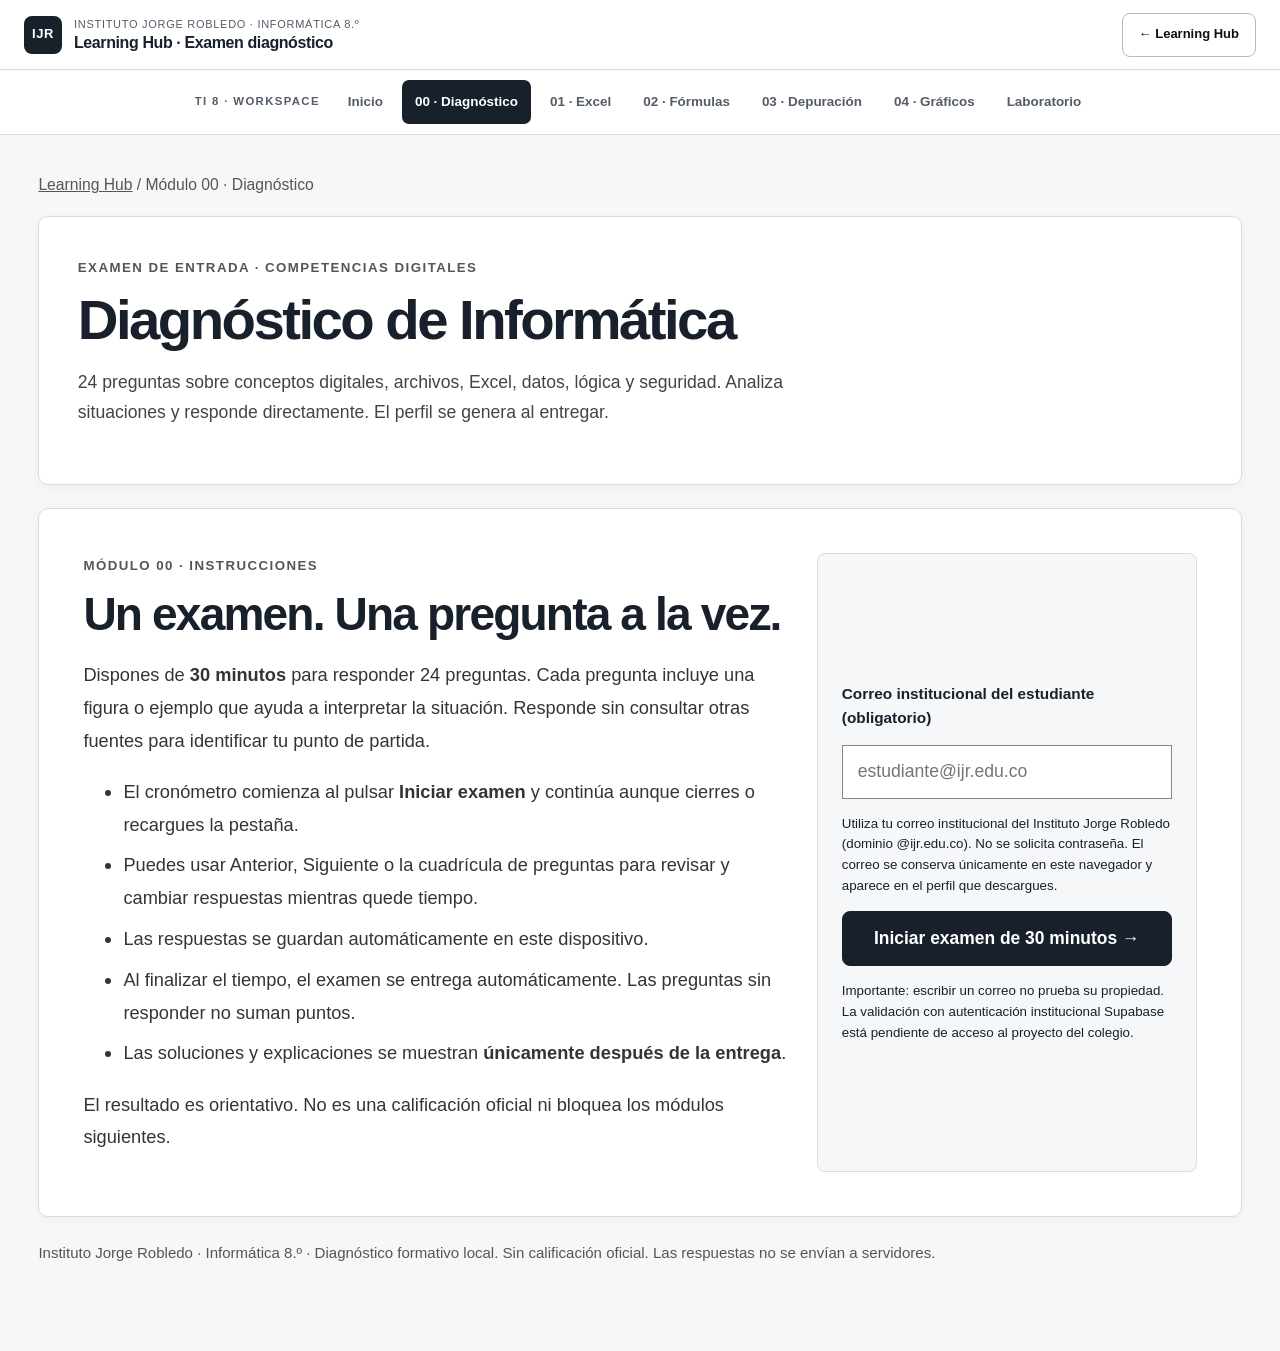
<file: unidad-00-diagnostico/index.html>
<!doctype html>
<html lang="es">
<head>
<meta charset="utf-8"><meta name="viewport" content="width=device-width,initial-scale=1">
<meta name="description" content="Examen diagnóstico interactivo de informática de octavo: 24 preguntas, 30 minutos, una pregunta a la vez, figuras y perfil formativo por competencias.">
<title>Examen diagnóstico · Módulo 00 | Instituto Jorge Robledo</title>
<link rel="stylesheet" href="../styles.css">
<link rel="stylesheet" href="exam-mode.css?v=ijr-exam-v3">
<link rel="stylesheet" href="../studio-shell.css?v=20261125-vector-v2">
</head>
<body>
<header class="topbar"><a class="brand" href="../"><span class="brand-mark">IJR</span><span><small>Instituto Jorge Robledo · Informática 8.º</small><strong>Learning Hub · Examen diagnóstico</strong></span></a><div class="top-actions"><a class="button button-light" href="../">← Learning Hub</a></div></header>
<nav class="studio-nav" aria-label="Navegación de Informática 8"><span class="studio-nav-label">TI 8 · Workspace</span><a href="../">Inicio</a><a href="../unidad-00-diagnostico/" aria-current="page">00 · Diagnóstico</a><a href="../unidad-01-excel/">01 · Excel</a><a href="../unidad-02-excel/">02 · Fórmulas</a><a href="../unidad-03-excel/">03 · Depuración</a><a href="../unidad-04-excel/">04 · Gráficos</a><a href="../excel-sandbox/">Laboratorio</a></nav>

<main class="exam-shell">
<nav class="exam-breadcrumb"><a href="../">Learning Hub</a> / Módulo 00 · Diagnóstico</nav>
<header id="examHeader" class="exam-title-bar">
<div><span class="exam-kicker">EXAMEN DE ENTRADA · COMPETENCIAS DIGITALES</span><h1>Diagnóstico de Informática</h1><p>24 preguntas sobre conceptos digitales, archivos, Excel, datos, lógica y seguridad. Analiza situaciones y responde directamente. El perfil se genera al entregar.</p></div>
</header>
<section id="examIntro" class="exam-intro" aria-label="Inicio del examen">
<div><span class="exam-kicker">MÓDULO 00 · INSTRUCCIONES</span><h2>Un examen. Una pregunta a la vez.</h2>
<p>Dispones de <strong id="examDuration">30 minutos</strong> para responder 24 preguntas. Cada pregunta incluye una figura o ejemplo que ayuda a interpretar la situación. Responde sin consultar otras fuentes para identificar tu punto de partida.</p>
<ul><li>El cronómetro comienza al pulsar <strong>Iniciar examen</strong> y continúa aunque cierres o recargues la pestaña.</li><li>Puedes usar Anterior, Siguiente o la cuadrícula de preguntas para revisar y cambiar respuestas mientras quede tiempo.</li><li>Las respuestas se guardan automáticamente en este dispositivo.</li><li>Al finalizar el tiempo, el examen se entrega automáticamente. Las preguntas sin responder no suman puntos.</li><li>Las soluciones y explicaciones se muestran <strong>únicamente después de la entrega</strong>.</li></ul>
<p>El resultado es orientativo. No es una calificación oficial ni bloquea los módulos siguientes.</p>
</div>
<aside><label for="examStudentEmail">Correo institucional del estudiante (obligatorio)</label><input id="examStudentEmail" type="email" maxlength="180" autocomplete="email" inputmode="email" required placeholder="estudiante@ijr.edu.co" aria-describedby="examEmailHelp examIdentityError"><small id="examEmailHelp">Utiliza tu correo institucional del Instituto Jorge Robledo (dominio @ijr.edu.co). No se solicita contraseña. El correo se conserva únicamente en este navegador y aparece en el perfil que descargues.</small><p id="examIdentityError" role="alert" class="exam-identity-error" hidden>Ingresa un correo institucional válido.</p><button class="exam-primary" type="button" id="examStart">Iniciar examen de 30 minutos →</button><small>Importante: escribir un correo no prueba su propiedad. La validación con autenticación institucional Supabase está pendiente de acceso al proyecto del colegio.</small></aside>
</section>
<section id="examRunner" class="exam-runner" hidden aria-label="Examen en curso">
<div class="exam-timer-shell" role="group" aria-label="Cronómetro y avance del examen">
<div class="exam-clock-wrap"><div><span class="exam-timer-caption">TIEMPO RESTANTE</span><div id="examClock" class="exam-clock" role="timer" aria-label="Tiempo restante">30:00</div></div></div>
<div class="exam-progress"><span id="examAnswered">0 de 24 respondidas</span><div class="exam-progress-track"><span id="examProgressBar"></span></div></div>
</div>
<p id="examLive" class="sr-only" aria-live="polite"></p>
<div class="exam-content">
<article id="examQuestion" class="exam-question-card" aria-label="Pregunta actual"></article>
<section id="examReview" class="exam-review" hidden aria-label="Revisión de respuestas"></section>
<aside class="exam-sidebar" aria-label="Navegación entre preguntas"><h3 id="examQuestionCounter">PREGUNTA 01 / 24</h3><nav id="examQuestionNav" class="exam-question-nav" aria-label="Seleccionar pregunta"></nav><p>Negro: actual · Gris: respondida · Blanco: pendiente.</p></aside>
</div>
<div id="examActions" class="exam-action-bar"><button id="examBack" type="button" class="exam-secondary">← Anterior</button><button id="examNext" type="button" class="exam-primary">Siguiente pregunta →</button></div>
</section>
<section id="examResults" class="exam-results" hidden aria-label="Perfil de resultados"></section>
<footer class="exam-privacy">Instituto Jorge Robledo · Informática 8.º · Diagnóstico formativo local. Sin calificación oficial. Las respuestas no se envían a servidores.</footer>
</main>
<script src="banco-preguntas.js?v=ijr-exam-v3"></script><script src="exam-mode.js?v=ijr-exam-v3"></script>
</body></html>
</file>
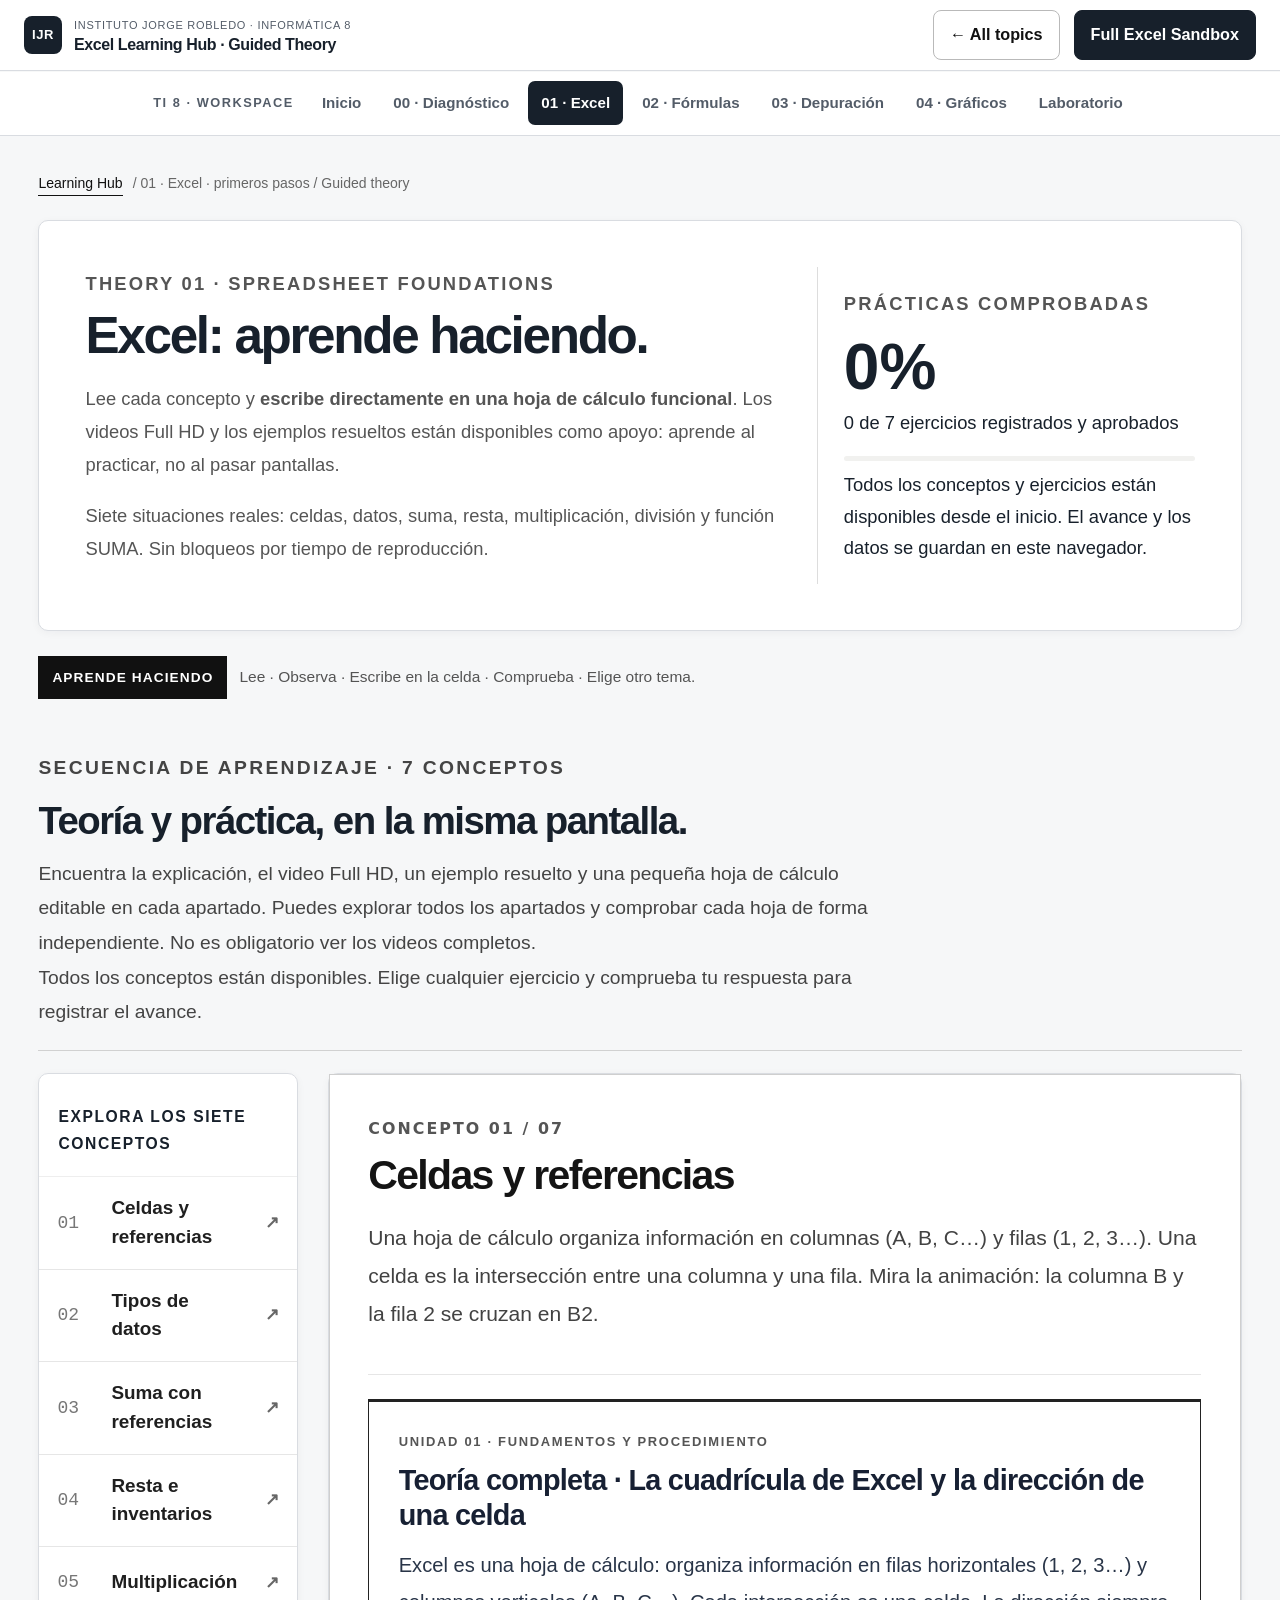
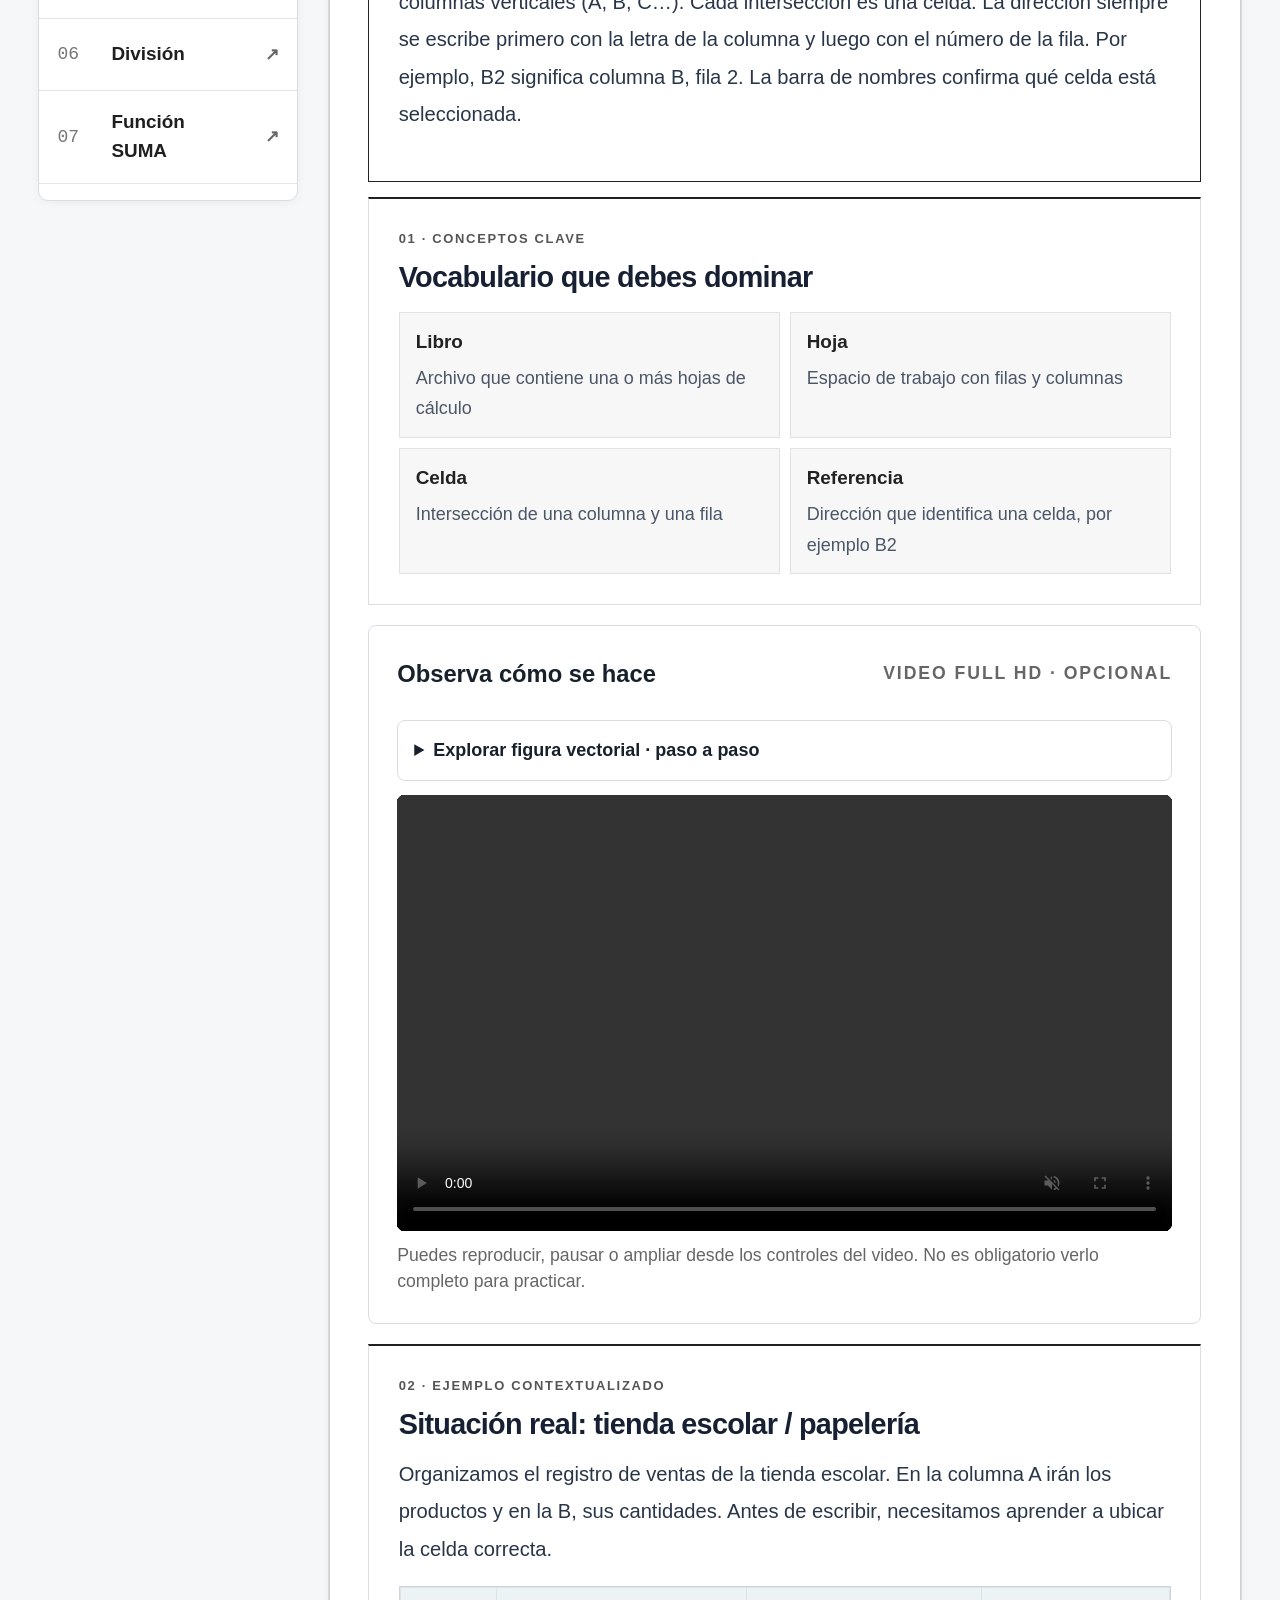
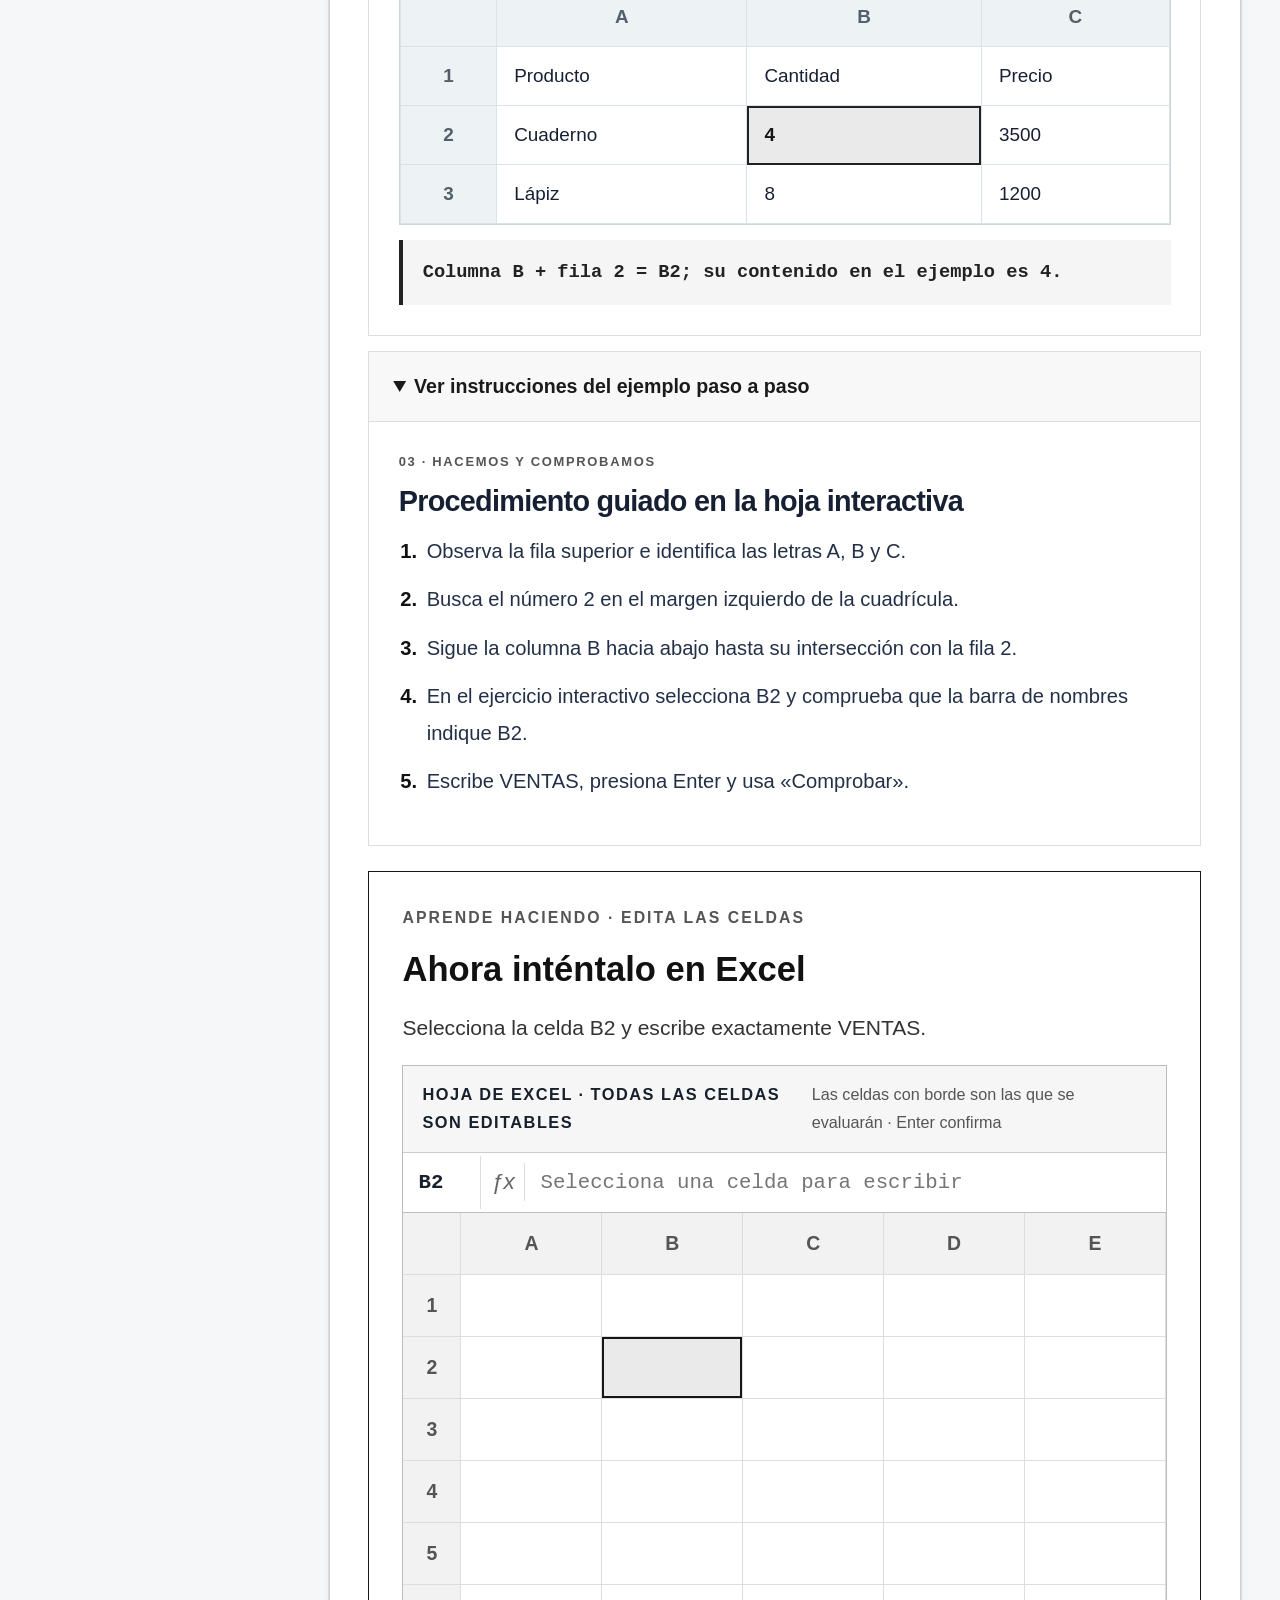
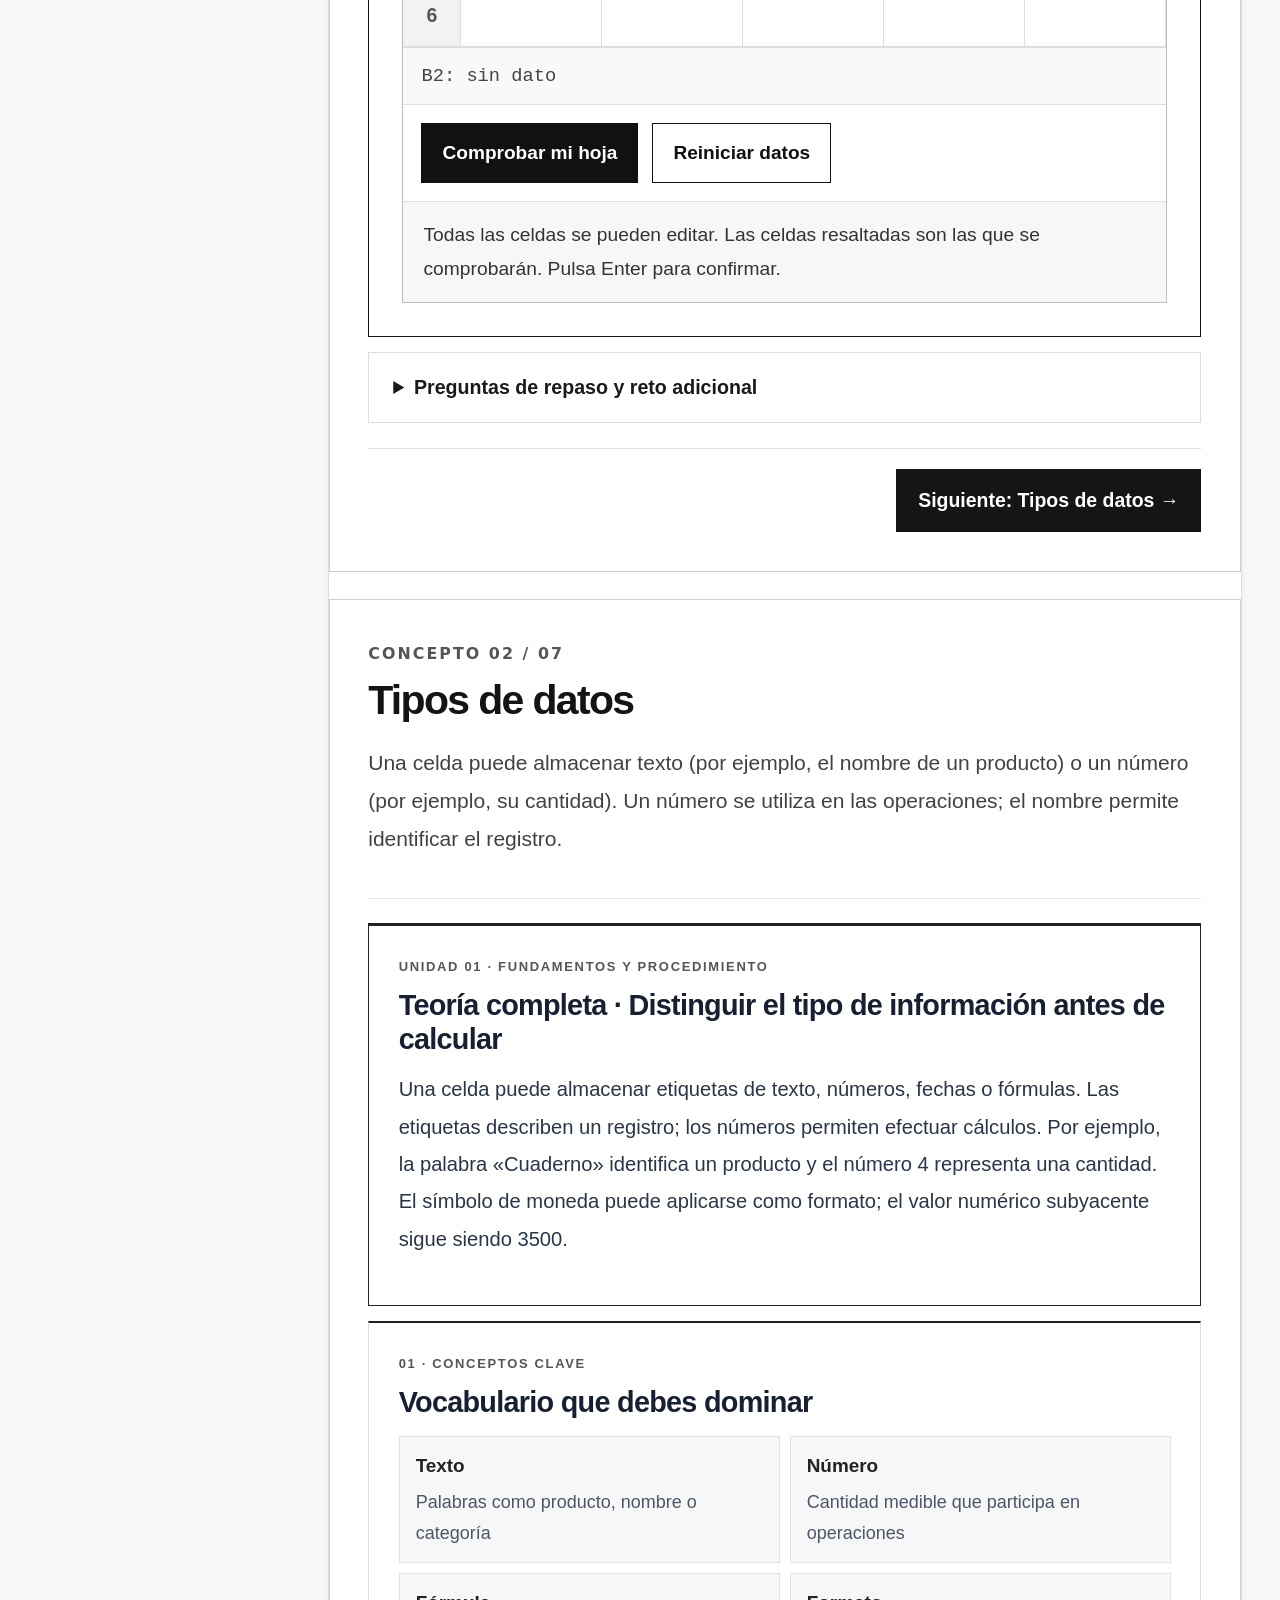
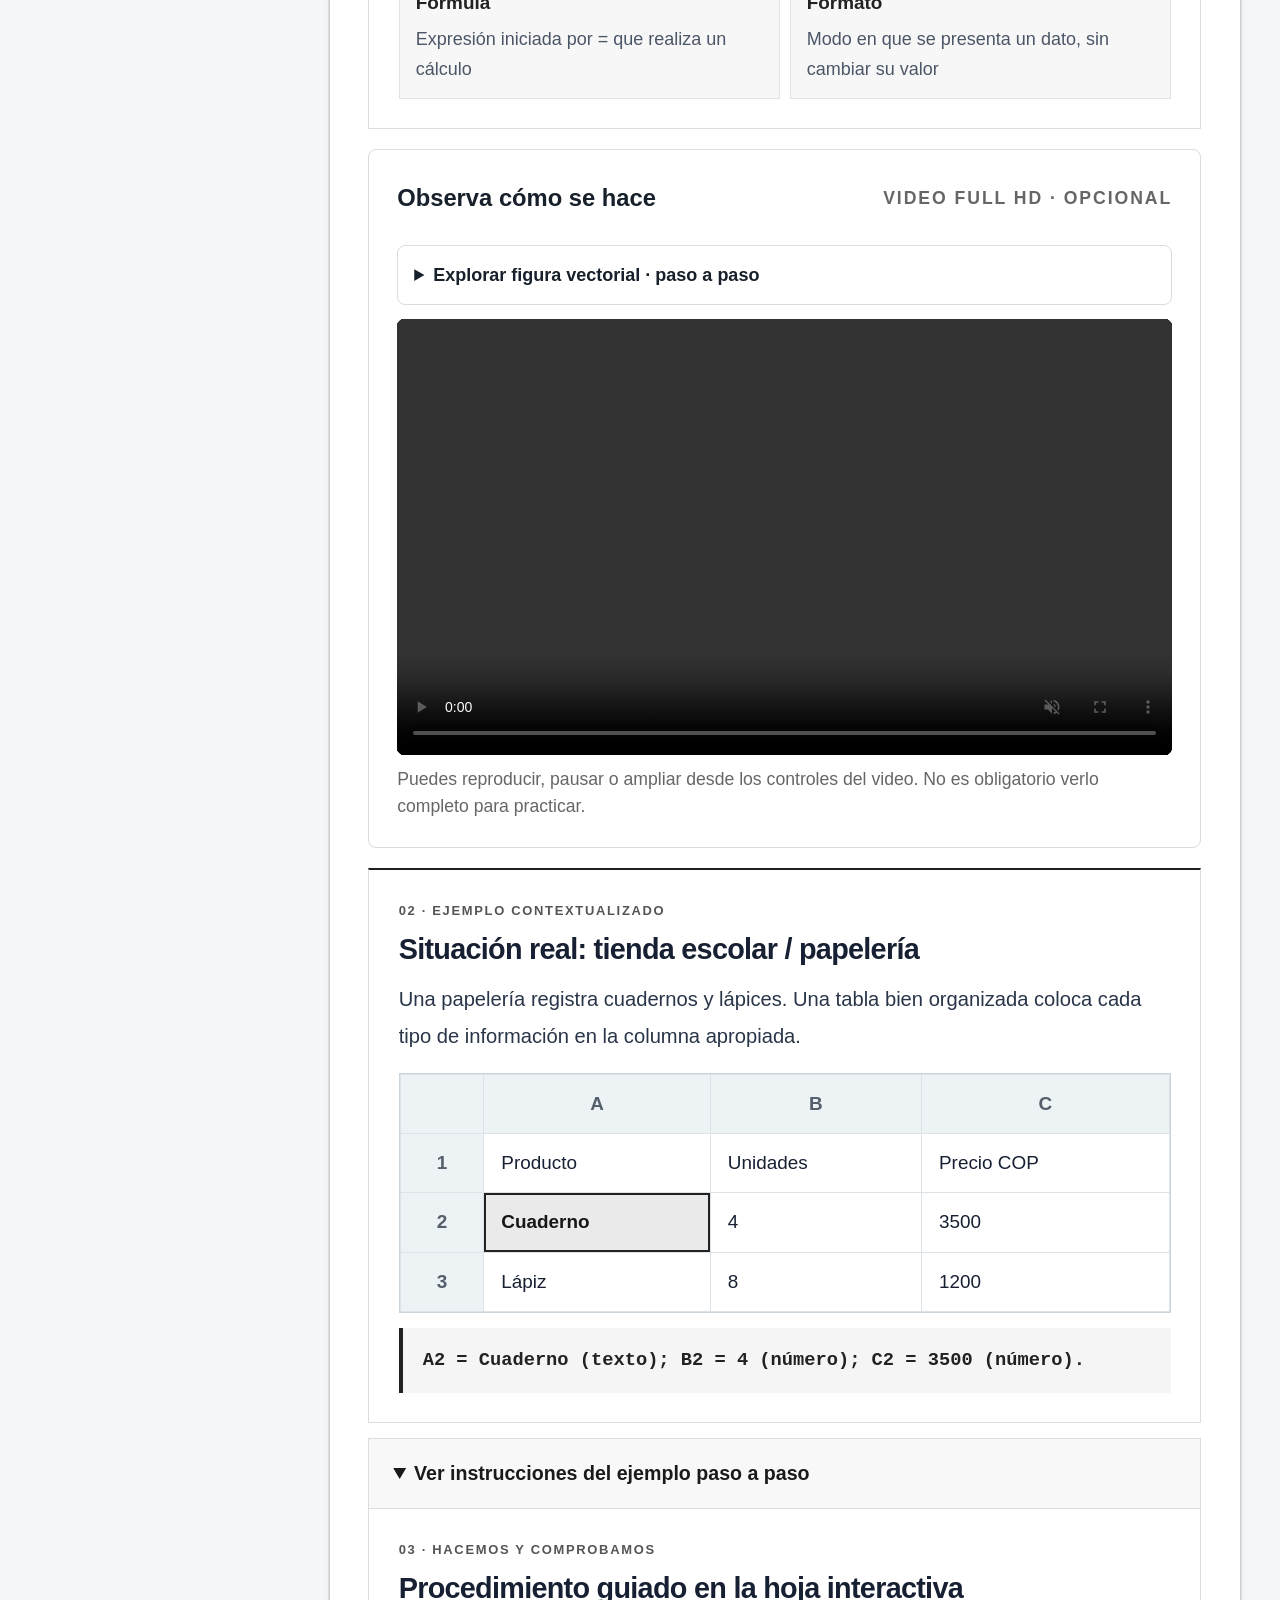
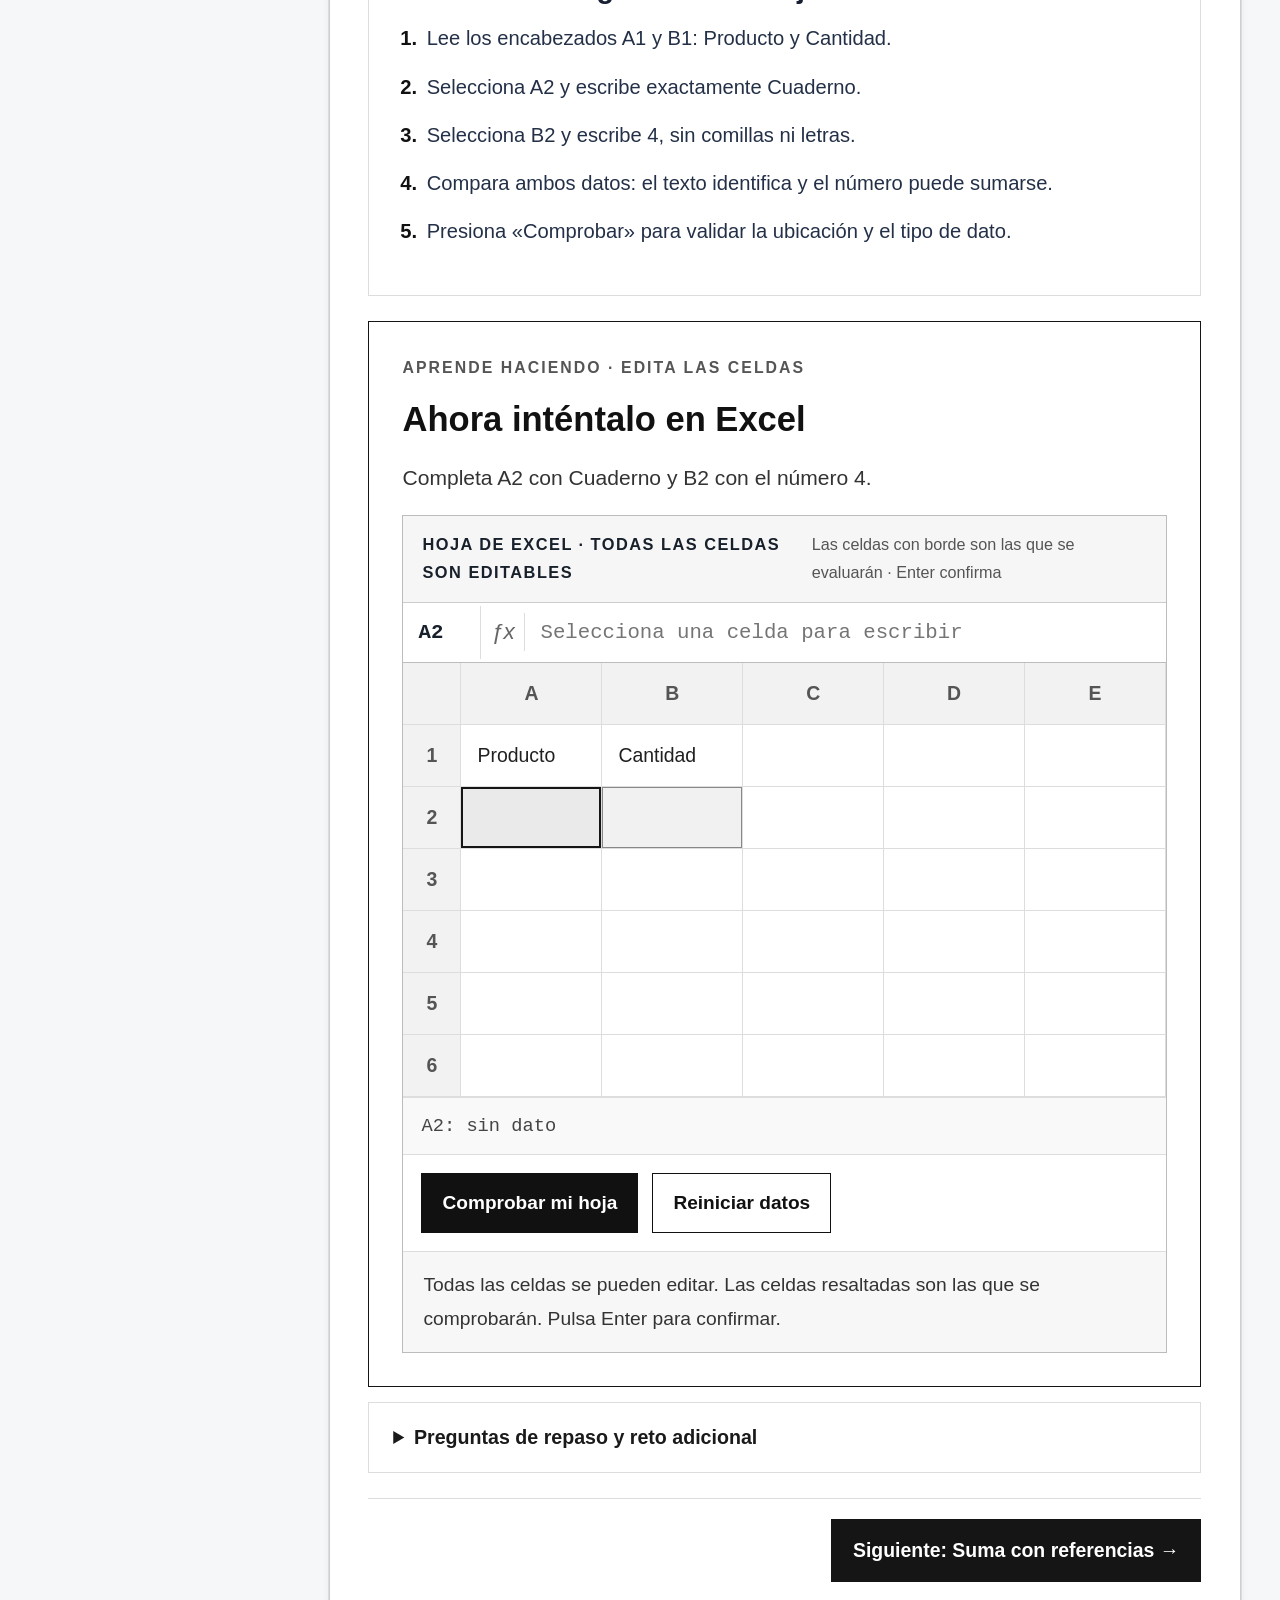
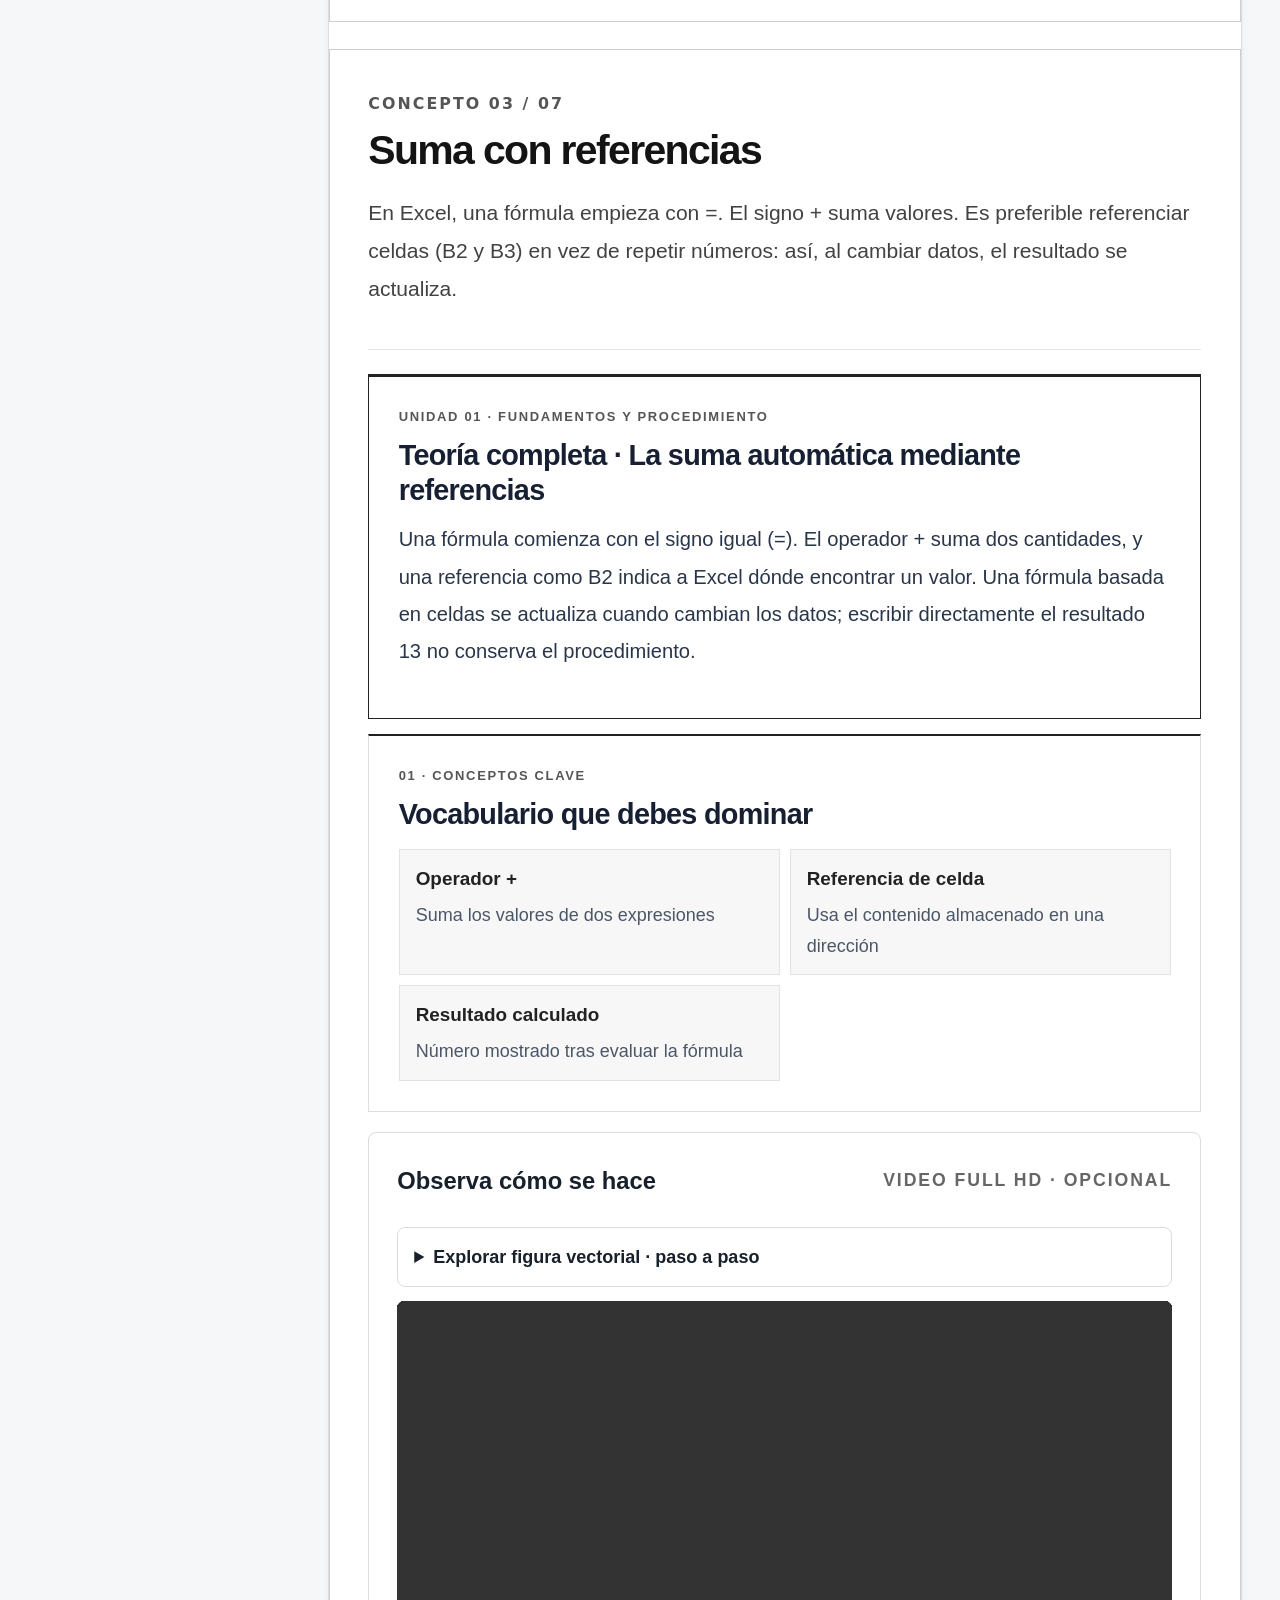
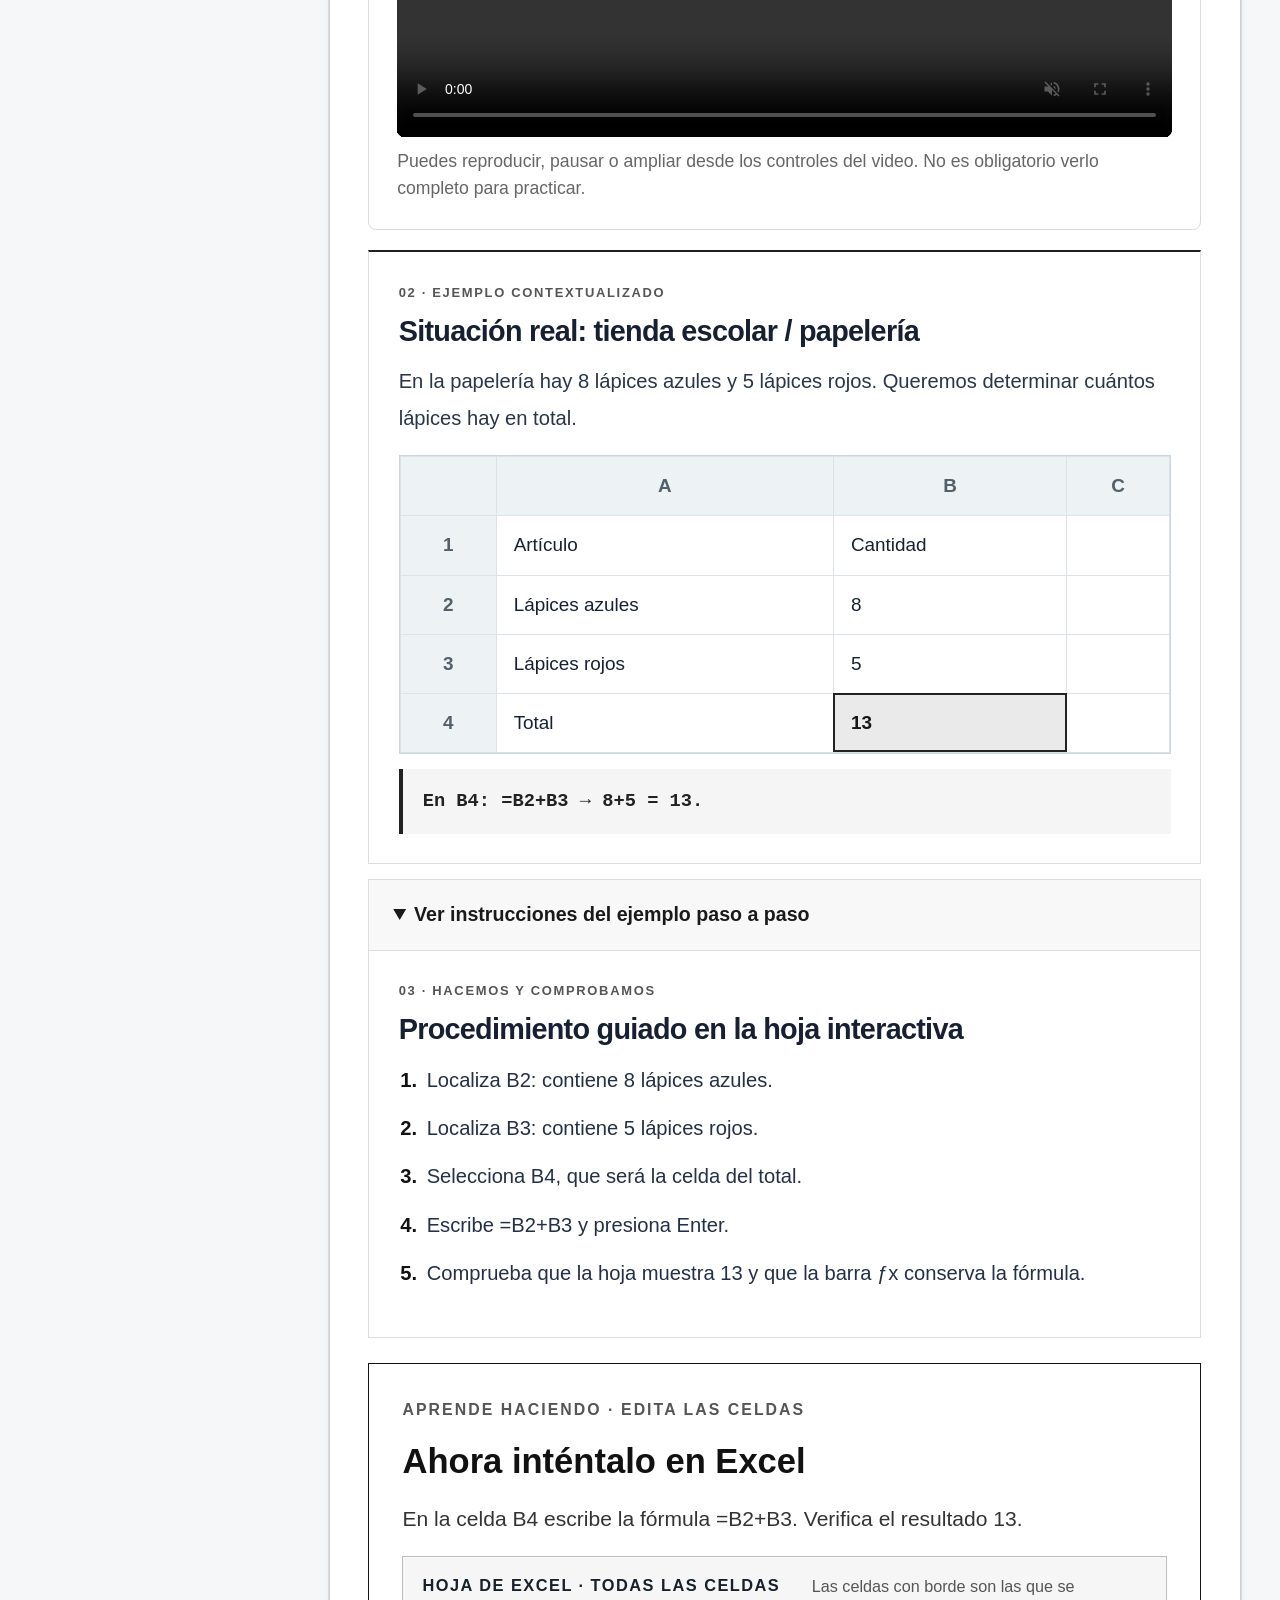
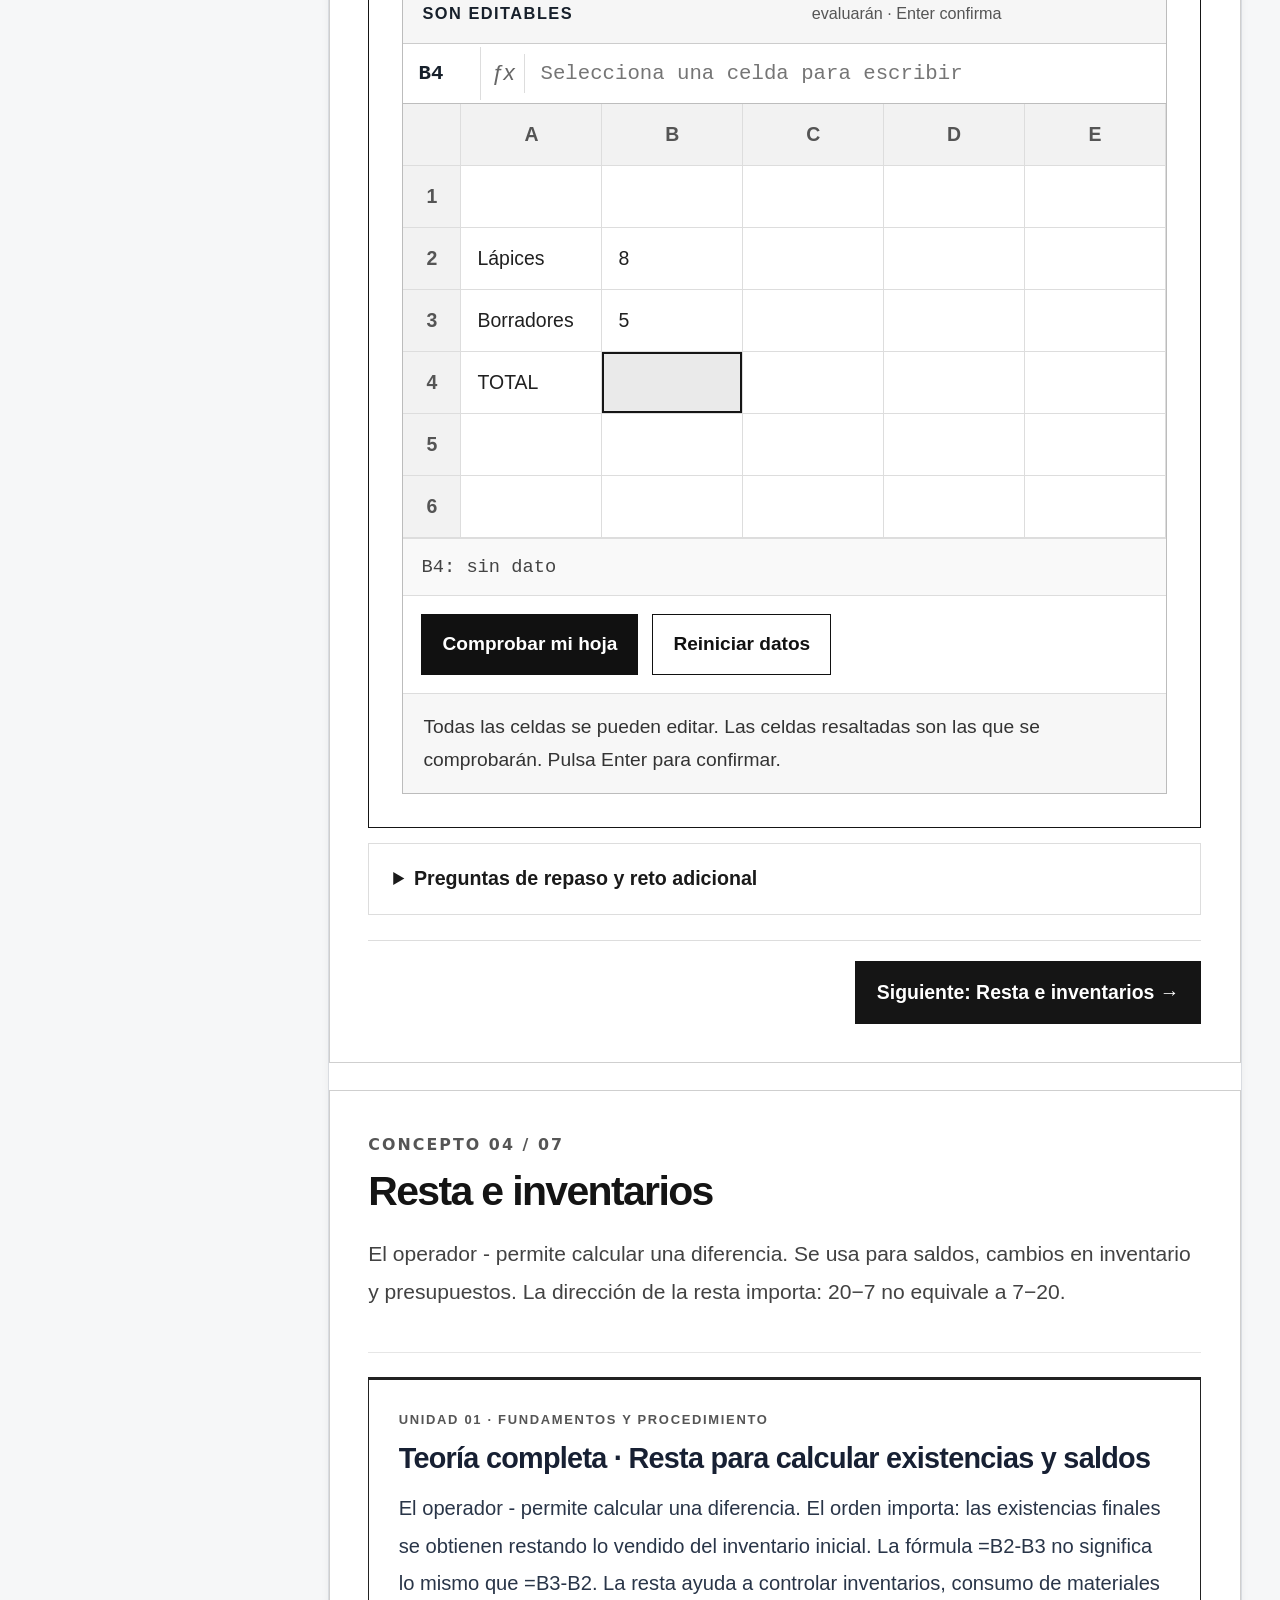
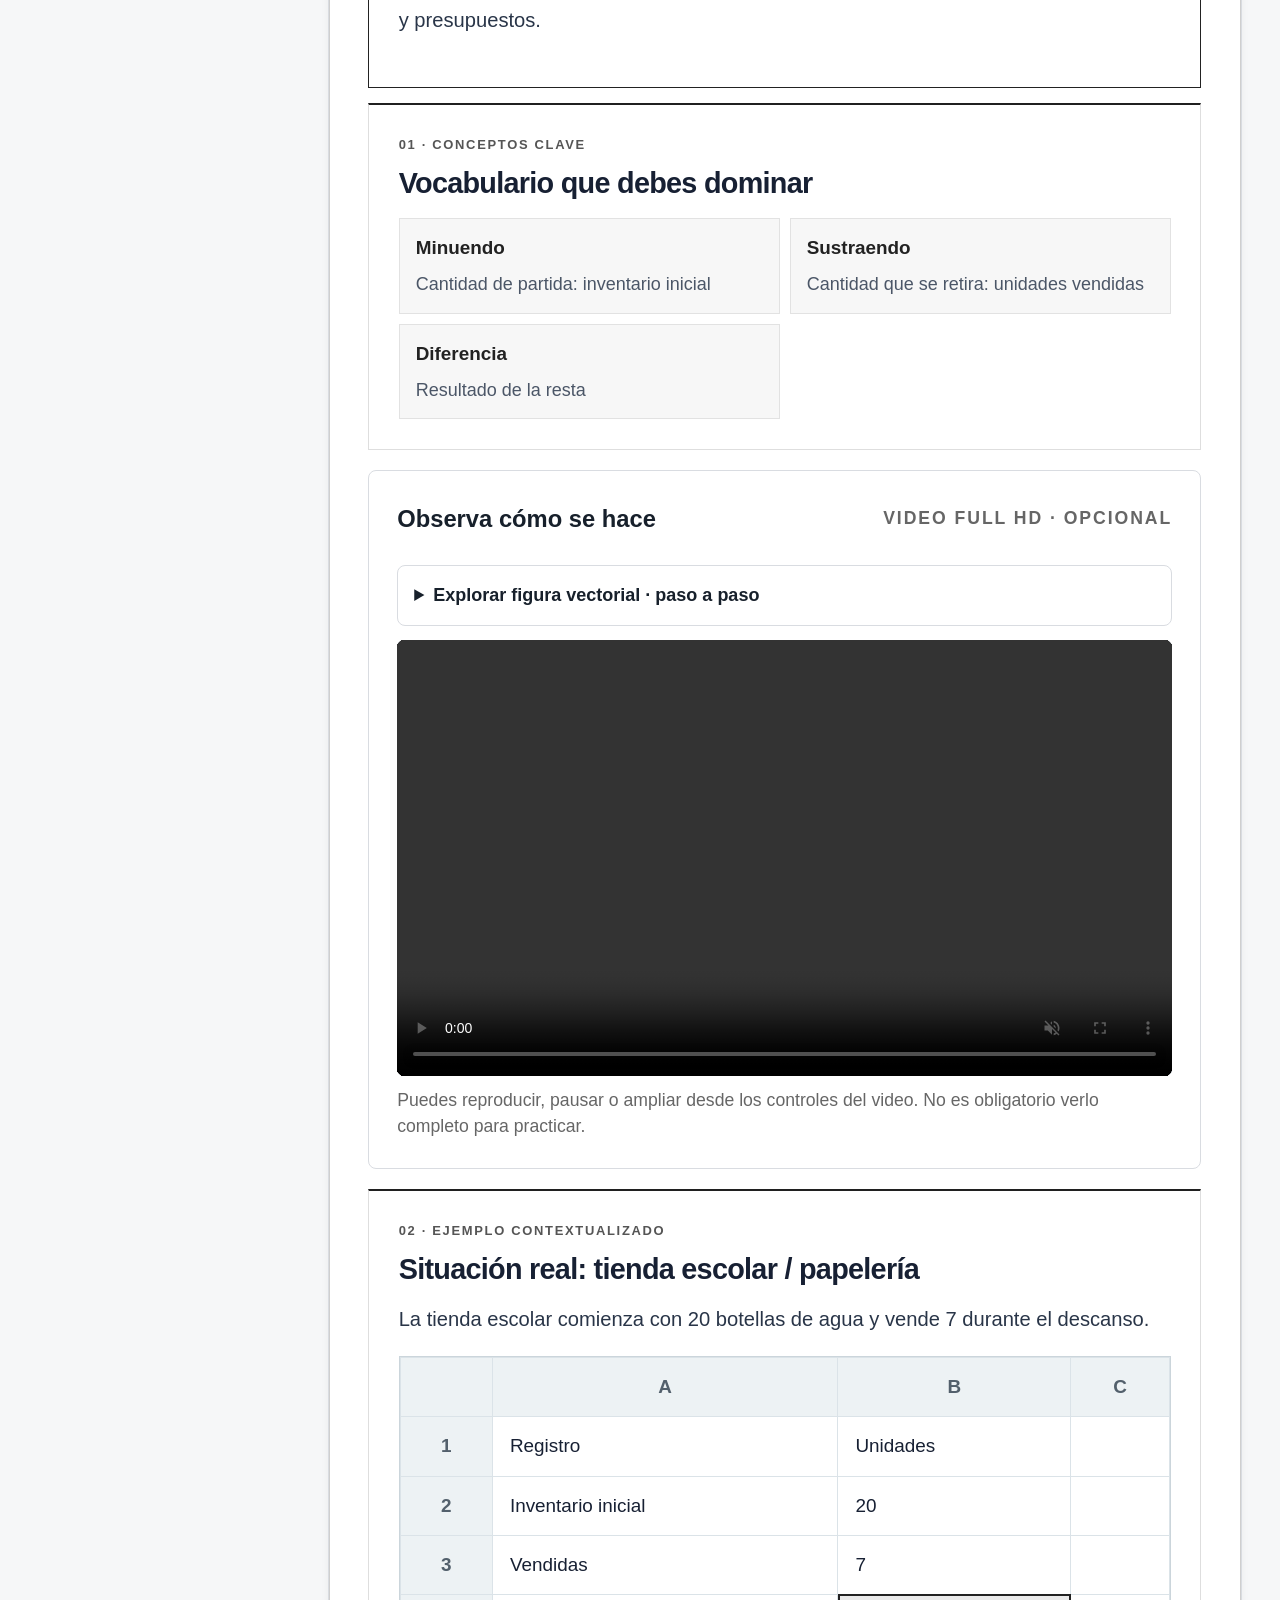
<file: unidad-01-excel/index.html>
<!doctype html>
<html lang="es"><head><meta charset="utf-8"><meta name="viewport" content="width=device-width,initial-scale=1">
<title>Unidad 01 · Excel desde cero | IJR Learning Hub</title><meta name="description" content="Unidad guiada de Excel con teoría, diagramas y ejercicios con validación independiente.">
<link rel="stylesheet" href="../styles.css"><link rel="stylesheet" href="../split-layout.css"><link rel="stylesheet" href="../pedagogia-modulos.css?v=ti8-m12-20261119"><link rel="stylesheet" href="theory-journey.css?v=ti8-sequential-qa-v4">
<style>
body{background:#fff}.guided-shell{max-width:1300px;margin:0 auto;padding:34px 28px 90px}.course-hero{border:1px solid #111;padding:35px;display:grid;grid-template-columns:1.3fr .7fr;gap:30px}.course-hero h1{font-size:clamp(38px,5vw,65px);letter-spacing:-.055em;line-height:1;margin:.4rem 0 1rem}.course-hero p{color:#555;max-width:700px}.progress-panel{border-left:1px solid #ddd;padding-left:26px;display:grid;align-content:center;gap:8px}.progress-panel strong{font-size:4rem;line-height:1}.path{display:flex;gap:7px;margin:24px 0;flex-wrap:wrap}.path button{width:42px;height:42px;border-radius:50%;border:1px solid #ccc;background:#fff;font-weight:800}.path button.active{background:#111;color:#fff;border-color:#111}.path button.done{background:#eaf3ec;color:#215a2c;border-color:#9aba9c}.path button:disabled{opacity:.35}.guided-layout{display:grid;grid-template-columns:minmax(0,1.12fr) minmax(350px,.88fr);gap:18px;margin-top:22px}.guided-card{border:1px solid #ddd;background:#fff;padding:26px}.section-kicker{color:#666;font-size:11px;letter-spacing:.14em;font-weight:850;text-transform:uppercase}.guided-card h2{font-size:clamp(27px,3vw,38px);line-height:1.13;margin:8px 0 15px;letter-spacing:-.035em}.guided-card p{color:#444;line-height:1.7}.figure-stage{background:#f7f7f5;border:1px solid #ddd;padding:16px;margin:20px 0}.figure-stage svg{width:100%;height:auto;max-height:265px}.diagram-label{color:#666;font-size:11px;font-weight:850;text-transform:uppercase;letter-spacing:.07em;margin-bottom:9px}.instruction{padding:19px 20px;background:#f7f7f5;border-left:4px solid #111}.instruction strong{display:block;margin-bottom:7px}.instruction p{margin:0}.formula-block{background:#111;color:white;padding:15px 18px;font:16px/1.5 Consolas,monospace;margin:14px 0;border-radius:6px}.sheet-frame{border:1px solid #bcbcbc;background:white;overflow:hidden}.sheet-bar{display:grid;grid-template-columns:72px 25px minmax(0,1fr);align-items:center;border-bottom:1px solid #bbb;height:42px}.sheet-bar input{height:100%;min-width:0;border:0;padding:6px 9px;background:#fff}.sheet-bar input:first-child{border-right:1px solid #ddd;background:#fafafa;font-weight:800}.sheet-bar span{text-align:center;font-style:italic;color:#777}.gridscroll{overflow:auto;max-height:326px}.mini-grid{border-collapse:separate;border-spacing:0;width:100%;table-layout:fixed;font-size:12px}.mini-grid th,.mini-grid td{height:36px;border-right:1px solid #ddd;border-bottom:1px solid #ddd;padding:4px 8px;white-space:nowrap;overflow:hidden;text-overflow:ellipsis}.mini-grid th{background:#f5f5f5;text-align:center;color:#666;width:48px;position:sticky;left:0}.mini-grid thead th{position:sticky;top:0;z-index:2}.mini-grid thead th:first-child{left:0;z-index:3}.mini-grid td{width:120px;cursor:cell}.mini-grid td.selected{outline:2px solid #215c38;outline-offset:-2px;background:#f0f8f1}.mini-grid td.readonly{background:#f7f7f5;color:#666}.mini-grid td.locked{background:#f7f7f5;color:#777;cursor:not-allowed}.mini-grid td.error{color:#b42318}.mini-grid td.editing{padding:0}.mini-grid td input{width:100%;height:100%;border:0;outline:2px solid #111;padding:4px 7px;font:12px Consolas,monospace}.workspace-hint{font-size:12px;color:#666;margin:10px 0 15px}.action-row{display:flex;gap:9px;flex-wrap:wrap;margin-top:18px}.status{margin-top:15px;padding:13px 16px;border:1px solid #d0d0d0;font-size:13px;background:#f7f7f5}.status.ok{background:#f0f7f2;border-color:#91bf9a;color:#175328}.status.bad{background:#fff4ed;border-color:#eac09b;color:#874a0e}.step-list{margin:8px 0 0;padding-left:20px;color:#555}.step-list li{margin:5px 0}.guide-meta{padding-top:18px;margin-top:20px;border-top:1px solid #ddd;font-size:12px;color:#666}.figure-title{font-size:12px;color:#444}.bottom-nav{display:flex;justify-content:space-between;align-items:center;border-top:1px solid #ddd;margin-top:24px;padding-top:20px}.bottom-nav span{font-size:12px;color:#666}.completion{padding:28px;border:1px solid #111;margin-top:22px;text-align:center}.completion strong{font-size:30px;display:block}.exercise-note{margin-top:12px}.sheet-heading{margin:0 0 15px}.sheet-heading p{font-size:13px}.figure-stage svg text{font-family:Inter,Arial,sans-serif;fill:#111}.no-js{padding:15px;background:#fff4ed}@media(max-width:980px){.guided-layout{grid-template-columns:1fr}.course-hero{grid-template-columns:1fr}.progress-panel{padding:18px 0 0;border-left:0;border-top:1px solid #ddd}.guided-shell{padding:20px 14px}.guided-card{padding:19px}.mini-grid{min-width:500px}}@media(prefers-reduced-motion:reduce){*{scroll-behavior:auto!important;transition:none!important}}
</style><link rel="stylesheet" href="../motion-figures.css?v=20261125-vector-v2"><link rel="stylesheet" href="animated-figures.css?v=20261119-fullhd-v1"><link rel="stylesheet" href="../studio-shell.css?v=20261125-open4">
</head>
<body><header class="topbar"><a class="brand" href="../"><span class="brand-mark">IJR</span><span><small>Instituto Jorge Robledo · Informática 8</small><strong>Excel Learning Hub · Guided Theory</strong></span></a><div class="top-actions"><a class="button button-light" href="../">← All topics</a><a class="button button-dark" href="../excel-sandbox/">Full Excel Sandbox</a></div></header>
<nav class="studio-nav" aria-label="Navegación de Informática 8"><span class="studio-nav-label">TI 8 · Workspace</span><a href="../">Inicio</a><a href="../unidad-00-diagnostico/">00 · Diagnóstico</a><a href="../unidad-01-excel/" aria-current="page">01 · Excel</a><a href="../unidad-02-excel/">02 · Fórmulas</a><a href="../unidad-03-excel/">03 · Depuración</a><a href="../unidad-04-excel/">04 · Gráficos</a><a href="../excel-sandbox/">Laboratorio</a></nav>

<main class="guided-shell"><div class="split-breadcrumb"><a href="../">Learning Hub</a><span> / 01 · Excel · primeros pasos / Guided theory</span></div><section class="course-hero"><div><p class="eyebrow">THEORY 01 · SPREADSHEET FOUNDATIONS</p><h1>Excel: aprende haciendo.</h1><p>Lee cada concepto y <strong>escribe directamente en una hoja de cálculo funcional</strong>. Los videos Full HD y los ejemplos resueltos están disponibles como apoyo: aprende al practicar, no al pasar pantallas.</p><p style="font-size:12px">Siete situaciones reales: celdas, datos, suma, resta, multiplicación, división y función SUMA. Sin bloqueos por tiempo de reproducción.</p></div><aside class="progress-panel"><span class="eyebrow">PRÁCTICAS COMPROBADAS</span><strong id="percent">0%</strong><span id="progressLabel">0 de 7 prácticas guiadas completadas</span><div class="progress-track"><span id="progressFill"></span></div><small>Todos los conceptos y ejercicios están disponibles desde el inicio. El avance y los datos se guardan en este navegador.</small></aside></section>
<div class="journey-top-nav"><span class="journey-top-label">APRENDE HACIENDO</span><span class="journey-top-sub">Lee · Observa · Escribe en la celda · Comprueba · Elige otro tema.</span></div>
<section id="theoryPhase" aria-label="Teoría guiada en siete conceptos">
<header class="journey-module-header"><p class="eyebrow">SECUENCIA DE APRENDIZAJE · 7 CONCEPTOS</p><h2>Teoría y práctica, en la misma pantalla.</h2><p>Encuentra la explicación, el video Full HD, un ejemplo resuelto y una pequeña hoja de cálculo editable en cada apartado. Puedes explorar todos los apartados y comprobar cada hoja de forma independiente. No es obligatorio ver los videos completos.</p><p id="journeySummary" class="journey-top-sub" aria-live="polite">Inicia la primera explicación.</p></header>
<div class="journey-layout"><aside class="journey-sidebar"><div class="journey-sidebar-title">Explora los siete conceptos</div><nav id="journeyNav" class="journey-nav" aria-label="Conceptos de Excel"></nav></aside><article id="journeyStage" class="journey-stage" aria-label="Teoría paso a paso"></article><div class="ti8-static-content" id="unit1Fallback"><p class="ti8-static-note">Consulta todo el contenido sin requisitos. Si la hoja interactiva no carga, puedes utilizar los datos y las instrucciones de cada actividad en Excel o en el <a href="../excel-sandbox/">laboratorio</a>.</p><nav aria-label="Índice de conceptos sin requisitos" class="ti8-static-index"><a href="#unit1-static-1">1. ¿Qué es una celda?</a><a href="#unit1-static-2">2. Datos: texto y números</a><a href="#unit1-static-3">3. Tu primera ecuación: suma</a><a href="#unit1-static-4">4. Resta: calcular lo que queda</a><a href="#unit1-static-5">5. Multiplicación: cantidad por precio</a><a href="#unit1-static-6">6. División: precio por unidad</a><a href="#unit1-static-7">7. Función SUMA y comprobación</a></nav><article class="study-lesson ti8-static-lesson" id="unit1-static-1"><header class="study-lesson-head"><span class="study-index">CONCEPTO 1 / 7</span><h2>¿Qué es una celda?</h2><p>Una hoja de cálculo organiza información en columnas (A, B, C…) y filas (1, 2, 3…). Una celda es la intersección entre una columna y una fila. Mira la animación: la columna B y la fila 2 se cruzan en B2.</p></header><h3>Demostración</h3><video controls muted playsinline preload="none" src="../assets/videos/topic-01.mp4" aria-label="Video de ¿Qué es una celda?"></video><h3>Ejemplo resuelto</h3><p>Para encontrar B2: identifica la columna B en la cabecera superior, baja hasta la fila 2 y observa la intersección. Esa posición se llama B2.</p><h3>Actividad</h3><p>Selecciona la celda B2 y escribe exactamente VENTAS.</p><div class="live-sheet-scroll"><table class="ti8-static-sheet"><thead><tr><th scope="col">Fila</th><th scope="col">A</th><th scope="col">B</th><th scope="col">C</th><th scope="col">D</th><th scope="col">E</th></tr></thead><tbody><tr><th scope="row">1</th><td></td><td></td><td></td><td></td><td></td></tr><tr><th scope="row">2</th><td></td><td></td><td></td><td></td><td></td></tr><tr><th scope="row">3</th><td></td><td></td><td></td><td></td><td></td></tr><tr><th scope="row">4</th><td></td><td></td><td></td><td></td><td></td></tr><tr><th scope="row">5</th><td></td><td></td><td></td><td></td><td></td></tr><tr><th scope="row">6</th><td></td><td></td><td></td><td></td><td></td></tr></tbody></table></div><p>Haz clic en B2. La casilla de referencia arriba debe mostrar B2.</p></article><article class="study-lesson ti8-static-lesson" id="unit1-static-2"><header class="study-lesson-head"><span class="study-index">CONCEPTO 2 / 7</span><h2>Datos: texto y números</h2><p>Una celda puede almacenar texto (por ejemplo, el nombre de un producto) o un número (por ejemplo, su cantidad). Un número se utiliza en las operaciones; el nombre permite identificar el registro.</p></header><h3>Demostración</h3><video controls muted playsinline preload="none" src="../assets/videos/u01-data.mp4" aria-label="Video de Datos: texto y números"></video><h3>Ejemplo resuelto</h3><p>En una tabla de ventas, A2 puede contener Cuaderno y B2 puede contener 4. El número 4 representa cuatro unidades, no su precio.</p><h3>Actividad</h3><p>Completa A2 con Cuaderno y B2 con el número 4.</p><div class="live-sheet-scroll"><table class="ti8-static-sheet"><thead><tr><th scope="col">Fila</th><th scope="col">A</th><th scope="col">B</th><th scope="col">C</th><th scope="col">D</th><th scope="col">E</th></tr></thead><tbody><tr><th scope="row">1</th><td>Producto</td><td>Cantidad</td><td></td><td></td><td></td></tr><tr><th scope="row">2</th><td></td><td></td><td></td><td></td><td></td></tr><tr><th scope="row">3</th><td></td><td></td><td></td><td></td><td></td></tr><tr><th scope="row">4</th><td></td><td></td><td></td><td></td><td></td></tr><tr><th scope="row">5</th><td></td><td></td><td></td><td></td><td></td></tr><tr><th scope="row">6</th><td></td><td></td><td></td><td></td><td></td></tr></tbody></table></div><p>Distingue el texto de A2 de la cantidad numérica en B2.</p></article><article class="study-lesson ti8-static-lesson" id="unit1-static-3"><header class="study-lesson-head"><span class="study-index">CONCEPTO 3 / 7</span><h2>Tu primera ecuación: suma</h2><p>En Excel, una fórmula empieza con =. El signo + suma valores. Es preferible referenciar celdas (B2 y B3) en vez de repetir números: así, al cambiar datos, el resultado se actualiza.</p></header><h3>Demostración</h3><video controls muted playsinline preload="none" src="../assets/videos/u01-addition.mp4" aria-label="Video de Tu primera ecuación: suma"></video><h3>Ejemplo resuelto</h3><p>Si B2=8 y B3=5, la fórmula =B2+B3 en B4 equivale a 8+5=13. El resultado debe ser 13.</p><h3>Actividad</h3><p>En la celda B4 escribe la fórmula =B2+B3. Verifica el resultado 13.</p><div class="live-sheet-scroll"><table class="ti8-static-sheet"><thead><tr><th scope="col">Fila</th><th scope="col">A</th><th scope="col">B</th><th scope="col">C</th><th scope="col">D</th><th scope="col">E</th></tr></thead><tbody><tr><th scope="row">1</th><td></td><td></td><td></td><td></td><td></td></tr><tr><th scope="row">2</th><td>Lápices</td><td>8</td><td></td><td></td><td></td></tr><tr><th scope="row">3</th><td>Borradores</td><td>5</td><td></td><td></td><td></td></tr><tr><th scope="row">4</th><td>TOTAL</td><td></td><td></td><td></td><td></td></tr><tr><th scope="row">5</th><td></td><td></td><td></td><td></td><td></td></tr><tr><th scope="row">6</th><td></td><td></td><td></td><td></td><td></td></tr></tbody></table></div><p>Haz clic en B4 y escribe =B2+B3. La barra ƒx mostrará la fórmula aunque la cuadrícula muestre 13.</p></article><article class="study-lesson ti8-static-lesson" id="unit1-static-4"><header class="study-lesson-head"><span class="study-index">CONCEPTO 4 / 7</span><h2>Resta: calcular lo que queda</h2><p>El operador - permite calcular una diferencia. Se usa para saldos, cambios en inventario y presupuestos. La dirección de la resta importa: 20−7 no equivale a 7−20.</p></header><h3>Demostración</h3><video controls muted playsinline preload="none" src="../assets/videos/u01-subtraction.mp4" aria-label="Video de Resta: calcular lo que queda"></video><h3>Ejemplo resuelto</h3><p>Si un almacén tenía 20 unidades y vendió 7, las unidades restantes se obtienen mediante =B2-B3, que da 13.</p><h3>Actividad</h3><p>En B4 calcula cuántos productos quedan después de la venta, escribiendo =B2-B3.</p><div class="live-sheet-scroll"><table class="ti8-static-sheet"><thead><tr><th scope="col">Fila</th><th scope="col">A</th><th scope="col">B</th><th scope="col">C</th><th scope="col">D</th><th scope="col">E</th></tr></thead><tbody><tr><th scope="row">1</th><td></td><td></td><td></td><td></td><td></td></tr><tr><th scope="row">2</th><td>Inventario inicial</td><td>20</td><td></td><td></td><td></td></tr><tr><th scope="row">3</th><td>Unidades vendidas</td><td>7</td><td></td><td></td><td></td></tr><tr><th scope="row">4</th><td>Disponible</td><td></td><td></td><td></td><td></td></tr><tr><th scope="row">5</th><td></td><td></td><td></td><td></td><td></td></tr><tr><th scope="row">6</th><td></td><td></td><td></td><td></td><td></td></tr></tbody></table></div><p>Primero identifica qué dato representa el total original y cuál representa lo que se retira.</p></article><article class="study-lesson ti8-static-lesson" id="unit1-static-5"><header class="study-lesson-head"><span class="study-index">CONCEPTO 5 / 7</span><h2>Multiplicación: cantidad por precio</h2><p>La multiplicación usa el símbolo * (asterisco), no la letra x. Si cambias una cantidad o precio, el resultado de una fórmula referenciada se recalcula automáticamente.</p></header><h3>Demostración</h3><video controls muted playsinline preload="none" src="../assets/videos/u01-multiplication.mp4" aria-label="Video de Multiplicación: cantidad por precio"></video><h3>Ejemplo resuelto</h3><p>Cuatro productos de $3500 cuestan $14000: =B2*C2, con B2=4 y C2=3500, produce 14000.</p><h3>Actividad</h3><p>Escribe en D2 la fórmula =B2*C2 para calcular el subtotal. No escribas 14000 manualmente.</p><div class="live-sheet-scroll"><table class="ti8-static-sheet"><thead><tr><th scope="col">Fila</th><th scope="col">A</th><th scope="col">B</th><th scope="col">C</th><th scope="col">D</th><th scope="col">E</th></tr></thead><tbody><tr><th scope="row">1</th><td>Producto</td><td>Cantidad</td><td>Precio</td><td>Subtotal</td><td></td></tr><tr><th scope="row">2</th><td>Cuaderno</td><td>4</td><td>3500</td><td></td><td></td></tr><tr><th scope="row">3</th><td></td><td></td><td></td><td></td><td></td></tr><tr><th scope="row">4</th><td></td><td></td><td></td><td></td><td></td></tr><tr><th scope="row">5</th><td></td><td></td><td></td><td></td><td></td></tr><tr><th scope="row">6</th><td></td><td></td><td></td><td></td><td></td></tr></tbody></table></div><p>Multiplica la cantidad almacenada en la columna B por el precio de la columna C.</p></article><article class="study-lesson ti8-static-lesson" id="unit1-static-6"><header class="study-lesson-head"><span class="study-index">CONCEPTO 6 / 7</span><h2>División: precio por unidad</h2><p>La división utiliza /. Sirve para encontrar promedios sencillos, costos unitarios y repartos. El divisor no puede ser cero: eso causa un error #DIV/0!.</p></header><h3>Demostración</h3><video controls muted playsinline preload="none" src="../assets/videos/u01-division.mp4" aria-label="Video de División: precio por unidad"></video><h3>Ejemplo resuelto</h3><p>Si el total pagado es $12000 por 3 unidades, =B2/C2 calcula 4000 como precio de cada unidad.</p><h3>Actividad</h3><p>En D2 calcula el precio unitario usando la fórmula =B2/C2.</p><div class="live-sheet-scroll"><table class="ti8-static-sheet"><thead><tr><th scope="col">Fila</th><th scope="col">A</th><th scope="col">B</th><th scope="col">C</th><th scope="col">D</th><th scope="col">E</th></tr></thead><tbody><tr><th scope="row">1</th><td>Compra</td><td>Total COP</td><td>Unidades</td><td>COP/unidad</td><td></td></tr><tr><th scope="row">2</th><td>Bolígrafos</td><td>12000</td><td>3</td><td></td><td></td></tr><tr><th scope="row">3</th><td></td><td></td><td></td><td></td><td></td></tr><tr><th scope="row">4</th><td></td><td></td><td></td><td></td><td></td></tr><tr><th scope="row">5</th><td></td><td></td><td></td><td></td><td></td></tr><tr><th scope="row">6</th><td></td><td></td><td></td><td></td><td></td></tr></tbody></table></div><p>Divide el total del precio entre la cantidad de unidades.</p></article><article class="study-lesson ti8-static-lesson" id="unit1-static-7"><header class="study-lesson-head"><span class="study-index">CONCEPTO 7 / 7</span><h2>Función SUMA y comprobación</h2><p>Una función utiliza un nombre y argumentos entre paréntesis. SUMA agrega números y puede trabajar con un rango. El símbolo : indica todas las celdas de un intervalo continuo.</p></header><h3>Demostración</h3><video controls muted playsinline preload="none" src="../assets/videos/u01-sum.mp4" aria-label="Video de Función SUMA y comprobación"></video><h3>Ejemplo resuelto</h3><p>Si B2=10, B3=20 y B4=30, =SUMA(B2:B4) calcula 60. El rango B2:B4 incluye las tres celdas.</p><h3>Actividad</h3><p>En B5 escribe =SUMA(B2:B4), comprueba que el resultado es 60 y finaliza la ruta.</p><div class="live-sheet-scroll"><table class="ti8-static-sheet"><thead><tr><th scope="col">Fila</th><th scope="col">A</th><th scope="col">B</th><th scope="col">C</th><th scope="col">D</th><th scope="col">E</th></tr></thead><tbody><tr><th scope="row">1</th><td></td><td></td><td></td><td></td><td></td></tr><tr><th scope="row">2</th><td>Lunes</td><td>10</td><td></td><td></td><td></td></tr><tr><th scope="row">3</th><td>Martes</td><td>20</td><td></td><td></td><td></td></tr><tr><th scope="row">4</th><td>Miércoles</td><td>30</td><td></td><td></td><td></td></tr><tr><th scope="row">5</th><td>TOTAL</td><td></td><td></td><td></td><td></td></tr><tr><th scope="row">6</th><td></td><td></td><td></td><td></td><td></td></tr></tbody></table></div><p>La notación B2:B4 agrupa todas las celdas desde B2 hasta B4.</p></article></div></div>
<button id="openPractice" type="button" hidden>Ir al laboratorio</button>
</section>
<section id="practicePhase" class="journey-exercise-area" aria-label="Laboratorio de Excel" hidden>
<header class="journey-practice-heading"><p class="eyebrow">02 · APLICA LO APRENDIDO</p><h2>Laboratorio de Excel: siete retos prácticos.</h2><p id="practiceIntro">Sin necesidad de completar la teoría, desarrolla las actividades de la hoja interactiva y comprueba tus respuestas.</p><button id="restartTheory" class="journey-review-btn" type="button">← Volver a revisar teoría y ejemplos</button></header>
<nav id="steps" class="journey-practice-path" aria-label="Retos con títulos"></nav>
<div class="guided-layout">
<article class="guided-card"><div class="section-kicker" id="stepLabel"></div><h2 id="stepTitle"></h2><p id="stepDescription"></p><div class="section-kicker">EJEMPLO RESUELTO</div><p id="worked"></p><div class="formula-block" id="formulaVisual" hidden></div><div class="instruction"><strong>AHORA TÚ · RESUELVE EL RETO</strong><p id="task"></p></div><div class="guide-meta" id="tip"></div></article>
<section class="guided-card"><div class="sheet-heading"><span class="section-kicker">HOJA DE PRÁCTICA · LABORATORIO</span><h2>Construye y comprueba</h2><p>Selecciona la celda correspondiente, escribe el dato o la fórmula y presiona Enter. Después comprueba tu resultado.</p></div>
<div class="sheet-frame"><div class="sheet-bar"><input id="name" aria-label="Celda seleccionada" readonly value="A1"><span>ƒx</span><input id="formula" aria-label="Valor o fórmula de la celda seleccionada"></div><div class="gridscroll"><table class="mini-grid" id="grid" aria-label="Cuadrícula práctica de Excel"><thead id="thead"></thead><tbody id="tbody"></tbody></table></div></div>
<p class="workspace-hint" id="workspaceHint"></p><div class="action-row"><button class="button button-dark" id="validate">Comprobar respuesta</button><button class="button button-light" id="reset">Reiniciar reto</button></div><div class="status" id="feedback" role="status" aria-live="polite">Completa las celdas solicitadas y comprueba tu respuesta.</div><div class="bottom-nav"><span id="counter"></span><button class="button button-dark" id="next" disabled>Siguiente reto →</button></div></section>
</div></section>
<dialog class="figure-dialog" id="figureDialog" aria-labelledby="figureDialogTitle"><div class="figure-dialog-layout"><header class="figure-dialog-header"><div><p>INFORMÁTICA 8 · DEMOSTRACIÓN GUIADA</p><h2 id="figureDialogTitle">Explicación ampliada</h2></div><button type="button" id="closeFigureDialog">✕ Cerrar</button></header><div class="figure-dialog-body" id="figureDialogBody"></div><footer class="figure-dialog-footer"><strong>Reproducción automática y continua</strong><span>Pulsa Esc o Cerrar para volver al ejercicio.</span></footer></div></dialog>
<section class="completion" id="completedPanel" hidden><strong>Unidad completada ✓</strong><p>Ya reconoces celdas y referencias, construyes fórmulas de suma, resta, multiplicación y división y compruebas resultados. Continúa con las siguientes unidades del Learning Hub.</p><a class="button button-dark" href="../">Return to Learning Hub</a> <a class="button button-light" href="../excel-sandbox/?exercise=restaurant">Practice a restaurant project →</a></section><footer class="footer"><span class="ti8-build">Acceso libre · 20261125-open4</span> · Instituto Jorge Robledo · Informática 8 · 2026 · Teoría guiada, ejercicios de acceso libre y validación local. Sin registro de notas institucionales.</footer></main>
<script src="../motion-figures.js?v=20261125-vector-v2"></script>
<script src="../pedagogia-modulos.js?v=ti8-m12-20261119"></script>
<script src="../excel-core.js?v=20261125-core1"></script>
<script>
"use strict";
const EX=[
{title:"¿Qué es una celda?",summary:"Una hoja de cálculo organiza información en columnas (A, B, C…) y filas (1, 2, 3…). Una celda es la intersección entre una columna y una fila. Mira la animación: la columna B y la fila 2 se cruzan en B2.",figure:"cell",worked:"Para encontrar B2: identifica la columna B en la cabecera superior, baja hasta la fila 2 y observa la intersección. Esa posición se llama B2.",task:"Selecciona la celda B2 y escribe exactamente VENTAS.",seed:{},editable:["B2"],check:{B2:"VENTAS"},tip:"No escribas VENTAS en A2 ni en B1. La dirección es parte de la respuesta.",hint:"Haz clic en B2. La casilla de referencia arriba debe mostrar B2."},
{title:"Datos: texto y números",summary:"Una celda puede almacenar texto (por ejemplo, el nombre de un producto) o un número (por ejemplo, su cantidad). Un número se utiliza en las operaciones; el nombre permite identificar el registro.",figure:"data",worked:"En una tabla de ventas, A2 puede contener Cuaderno y B2 puede contener 4. El número 4 representa cuatro unidades, no su precio.",task:"Completa A2 con Cuaderno y B2 con el número 4.",seed:{A1:"Producto",B1:"Cantidad"},editable:["A2","B2"],check:{A2:"Cuaderno",B2:4},tip:"El número 4 debe introducirse como 4, no como 'cuatro'.",hint:"Distingue el texto de A2 de la cantidad numérica en B2."},
{title:"Tu primera ecuación: suma",summary:"En Excel, una fórmula empieza con =. El signo + suma valores. Es preferible referenciar celdas (B2 y B3) en vez de repetir números: así, al cambiar datos, el resultado se actualiza.",figure:"addition",worked:"Si B2=8 y B3=5, la fórmula =B2+B3 en B4 equivale a 8+5=13. El resultado debe ser 13.",formula:"=B2+B3",task:"En la celda B4 escribe la fórmula =B2+B3. Verifica el resultado 13.",seed:{A2:"Lápices",B2:"8",A3:"Borradores",B3:"5",A4:"TOTAL"},editable:["B4"],check:{B4:13},mustFormula:["B4"],tip:"No escribas solamente 13: debes construir la ecuación usando referencias a las celdas.",hint:"Haz clic en B4 y escribe =B2+B3. La barra ƒx mostrará la fórmula aunque la cuadrícula muestre 13."},
{title:"Resta: calcular lo que queda",summary:"El operador - permite calcular una diferencia. Se usa para saldos, cambios en inventario y presupuestos. La dirección de la resta importa: 20−7 no equivale a 7−20.",figure:"subtraction",worked:"Si un almacén tenía 20 unidades y vendió 7, las unidades restantes se obtienen mediante =B2-B3, que da 13.",formula:"=B2-B3",task:"En B4 calcula cuántos productos quedan después de la venta, escribiendo =B2-B3.",seed:{A2:"Inventario inicial",B2:"20",A3:"Unidades vendidas",B3:"7",A4:"Disponible"},editable:["B4"],check:{B4:13},mustFormula:["B4"],tip:"Comprueba que el resultado es positivo y que restaste vendidas al inventario inicial.",hint:"Primero identifica qué dato representa el total original y cuál representa lo que se retira."},
{title:"Multiplicación: cantidad por precio",summary:"La multiplicación usa el símbolo * (asterisco), no la letra x. Si cambias una cantidad o precio, el resultado de una fórmula referenciada se recalcula automáticamente.",figure:"multiplication",worked:"Cuatro productos de $3500 cuestan $14000: =B2*C2, con B2=4 y C2=3500, produce 14000.",formula:"=B2*C2",task:"Escribe en D2 la fórmula =B2*C2 para calcular el subtotal. No escribas 14000 manualmente.",seed:{A1:"Producto",B1:"Cantidad",C1:"Precio",D1:"Subtotal",A2:"Cuaderno",B2:"4",C2:"3500"},editable:["D2"],check:{D2:14000},mustFormula:["D2"],tip:"La celda D2 muestra el resultado y la barra ƒx conserva la expresión original.",hint:"Multiplica la cantidad almacenada en la columna B por el precio de la columna C."},
{title:"División: precio por unidad",summary:"La división utiliza /. Sirve para encontrar promedios sencillos, costos unitarios y repartos. El divisor no puede ser cero: eso causa un error #DIV/0!.",figure:"division",worked:"Si el total pagado es $12000 por 3 unidades, =B2/C2 calcula 4000 como precio de cada unidad.",formula:"=B2/C2",task:"En D2 calcula el precio unitario usando la fórmula =B2/C2.",seed:{A1:"Compra",B1:"Total COP",C1:"Unidades",D1:"COP/unidad",A2:"Bolígrafos",B2:"12000",C2:"3"},editable:["D2"],check:{D2:4000},mustFormula:["D2"],tip:"Si escribes =C2/B2, el cálculo será distinto. Revisa el orden de las referencias.",hint:"Divide el total del precio entre la cantidad de unidades."},
{title:"Función SUMA y comprobación",summary:"Una función utiliza un nombre y argumentos entre paréntesis. SUMA agrega números y puede trabajar con un rango. El símbolo : indica todas las celdas de un intervalo continuo.",figure:"sum",worked:"Si B2=10, B3=20 y B4=30, =SUMA(B2:B4) calcula 60. El rango B2:B4 incluye las tres celdas.",formula:"=SUMA(B2:B4)",task:"En B5 escribe =SUMA(B2:B4), comprueba que el resultado es 60 y finaliza la ruta.",seed:{A2:"Lunes",B2:"10",A3:"Martes",B3:"20",A4:"Miércoles",B4:"30",A5:"TOTAL"},editable:["B5"],check:{B5:60},mustFormula:["B5"],tip:"Una función reúne varios datos en una sola operación. Verifica sumando manualmente 10+20+30.",hint:"La notación B2:B4 agrupa todas las celdas desde B2 hasta B4."}
];
const KEY="ijr-grade8-guided-theory-01-v1";
let labProgress=Array(EX.length).fill(false);try{const stored=JSON.parse(localStorage.getItem(KEY)||"0");if(Array.isArray(stored)&&stored.length===EX.length)labProgress=stored.map(x=>x===true);else if(Number.isInteger(stored)&&stored>=0&&stored<=EX.length)labProgress=labProgress.map((_,i)=>i<stored)}catch{}
let current=Math.max(0,labProgress.indexOf(false)),selected="A1",cells={};const COLUMNS=["A","B","C","D","E"],ROWS=6;
const $=id=>document.getElementById(id);
const valid=k=>/^[A-E][1-6]$/.test(k);
function persist(){try{localStorage.setItem(KEY,JSON.stringify(labProgress))}catch{}}
function escape(t){return String(t).replace(/[&<>"]/g,c=>({"&":"&amp;","<":"&lt;",">":"&gt;",'"':"&quot;"}[c]))}
const FULLHD_VIDEO={
  cell:"topic-01",data:"u01-data",addition:"u01-addition",
  subtraction:"u01-subtraction",multiplication:"u01-multiplication",
  division:"u01-division",sum:"u01-sum"
};
function drawFigure(type){
  const host=$("figure");host.replaceChildren();
  const asset=FULLHD_VIDEO[type]||"topic-01";
  const src="../assets/videos/"+asset+".mp4";
  const panel=document.createElement("section");panel.className="excel-fullhd-panel";
  const video=document.createElement("video");
  video.className="excel-fullhd-video";
  video.src=src;video.muted=true;video.defaultMuted=true;video.loop=true;
  video.autoplay=!window.matchMedia("(prefers-reduced-motion: reduce)").matches;
  video.playsInline=true;video.preload="metadata";video.controls=true;
  video.setAttribute("aria-label","Demostración animada de Excel: "+$("stepTitle").textContent);
  const line=document.createElement("div");line.className="excel-fullhd-toolbar";
  const label=document.createElement("strong");label.textContent="VIDEO FULL HD · REPRODUCCIÓN EN BUCLE";
  const expand=document.createElement("button");expand.type="button";expand.className="motion-expand";expand.textContent="⛶ Ampliar video";
  line.append(label,expand);panel.append(video,line);host.append(panel);
  const details=document.createElement("details");details.className="excel-svg-guide";
  const summary=document.createElement("summary");summary.textContent="Ver explicación SVG interactiva paso a paso";
  const diagram=document.createElement("div");details.append(summary,diagram);host.append(details);
  details.addEventListener("toggle",()=>{if(details.open&&!details.dataset.rendered){
    window.AnimatedExcelFigures.render(type,diagram);details.dataset.rendered="true";
  }});
  const dialog=$("figureDialog"),body=$("figureDialogBody");
  const openLarge=()=>{
    if(dialog.open)return;
    body.replaceChildren();
    $("figureDialogTitle").textContent="Excel · "+$("stepTitle").textContent;
    const large=document.createElement("video");large.className="excel-fullhd-video excel-fullhd-large";
    large.src=src;large.muted=true;large.defaultMuted=true;large.loop=true;
    large.autoplay=video.autoplay;large.playsInline=true;large.controls=true;
    large.preload="auto";
    large.setAttribute("aria-label","Demostración Full HD ampliada de Excel");
    body.append(large);
    const close=()=>{large.pause();large.removeAttribute("src");large.load();body.replaceChildren();dialog.removeEventListener("close",close);if(video.autoplay)video.play().catch(()=>{})};
    dialog.addEventListener("close",close);
    video.pause();dialog.showModal();if(large.autoplay)large.play().catch(()=>{});
  };
  expand.addEventListener("click",openLarge);
  video.addEventListener("click",openLarge);
  if(video.autoplay)video.play().catch(()=>{});
}

function evalCell(k){const r=TI8Excel.evaluate(cells,k,{cols:5,rows:6});return typeof r.value==="boolean"?(r.value?"VERDADERO":"FALSO"):r.value}
function isEditable(k){return EX[current].editable.includes(k)}
function setCell(k,value){if(!isEditable(k))return;cells[k]=String(value).trim();renderGrid()}
function choose(k){selected=k;renderGrid()}
function renderGrid(){$("name").value=selected;$("formula").value=cells[selected]||"";$("thead").innerHTML="<tr><th></th>"+COLUMNS.map(c=>"<th scope='col'>"+c+"</th>").join("")+"</tr>";const b=$("tbody");b.replaceChildren();for(let r=1;r<=ROWS;r++){const tr=document.createElement("tr");const rowth=document.createElement("th");rowth.textContent=r;tr.append(rowth);COLUMNS.forEach(c=>{const k=c+r,td=document.createElement("td");td.dataset.cell=k;const v=evalCell(k);td.textContent=v;td.title=k+(cells[k]?" · "+cells[k]:"");if(k===selected)td.classList.add("selected");if(!isEditable(k))td.classList.add("locked");if(typeof v==="string"&&v.startsWith("#"))td.classList.add("error");td.addEventListener("click",()=>choose(k));td.addEventListener("dblclick",()=>{if(!isEditable(k))return;choose(k);td.textContent="";td.classList.add("editing");const input=document.createElement("input");input.value=cells[k]||"";td.append(input);input.focus();input.select();let finished=false;function finish(commit){if(finished)return;finished=true;if(commit)setCell(k,input.value);else renderGrid()}input.addEventListener("keydown",e=>{if(e.key==="Enter"){e.preventDefault();finish(true)}if(e.key==="Escape"){e.preventDefault();finish(false)}});input.addEventListener("blur",()=>finish(true));});tr.append(td)});b.append(tr)}} 
function status(msg,kind){$("feedback").className="status"+(kind?" "+kind:"");$("feedback").textContent=msg}
function renderSteps(){const root=$("steps");root.replaceChildren();EX.forEach((_,i)=>{const b=document.createElement("button");b.type="button";b.textContent=String(i+1).padStart(2,"0")+" · "+EX[i].title;b.setAttribute("aria-label","Reto "+(i+1)+": "+EX[i].title);b.disabled=false;b.className=i===current?"active":labProgress[i]?"done":"";b.onclick=()=>openStep(i);root.append(b)});$("counter").textContent="Reto "+(current+1)+" de "+EX.length+" · "+EX[current].title}
function openStep(i){if(!Number.isInteger(i)||i<0||i>=EX.length)return;current=i;const x=EX[i];cells={...x.seed};selected=x.editable[0];$("stepLabel").textContent="EXERCISE "+String(i+1).padStart(2,"0")+" / "+EX.length;$("stepTitle").textContent=x.title;$("stepDescription").textContent=x.summary;$("worked").textContent=x.worked;$("formulaVisual").hidden=!x.formula;$("formulaVisual").textContent=x.formula||"";$("task").textContent=x.task;$("tip").textContent="IMPORTANT · "+x.tip;$("workspaceHint").textContent=x.hint;$("next").disabled=false;$("next").textContent=i===EX.length-1?"Finalizar laboratorio →":"Siguiente reto →";$("completedPanel").hidden=true;renderGrid();renderSteps();status("Aplica lo aprendido en la teoría. Escribe el dato o la fórmula y pulsa Comprobar respuesta.")}
function verify(){const x=EX[current];for(const [k,expected] of Object.entries(x.check)){const raw=cells[k]||"",value=evalCell(k);if(!raw){status("Falta completar la celda "+k+". "+x.hint,"bad");choose(k);return}if(x.mustFormula?.includes(k)&&!raw.startsWith("=")){status("Debes escribir una fórmula que comience por = en "+k+". No basta con escribir el resultado.","bad");choose(k);return}if(typeof expected==="number"?Number(value)!==expected:String(value).trim().toUpperCase()!==String(expected).toUpperCase()){status("Revisa "+k+". Tu resultado es "+String(value)+", pero todavía no coincide con el resultado del ejemplo. "+x.hint,"bad");choose(k);return}}labProgress[current]=true;persist();renderSteps();$("next").disabled=false;status("¡Correcto! Ejercicio "+(current+1)+" completado. Puedes continuar con el siguiente.","ok")}
$("formula").addEventListener("keydown",e=>{if(e.key==="Enter"){if(!isEditable(selected)){status("Esta celda es parte del ejemplo. Selecciona una celda habilitada.","bad");return}setCell(selected,e.target.value)}});
$("validate").onclick=verify;$("reset").onclick=()=>openStep(current);$("next").onclick=()=>{if(current+1<EX.length)openStep(current+1);else if(labProgress.every(Boolean)){$("completedPanel").hidden=false;$("completedPanel").scrollIntoView({behavior:"smooth"})}else{status("Puedes regresar a cualquier reto pendiente para comprobarlo.","ok")}};
document.getElementById("closeFigureDialog").addEventListener("click",()=>document.getElementById("figureDialog").close());
openStep(current);
window.startPractice=()=>openStep(current);
</script>
<script src="theory-journey.js?v=20261125-open4"></script>
</body></html>
</file>
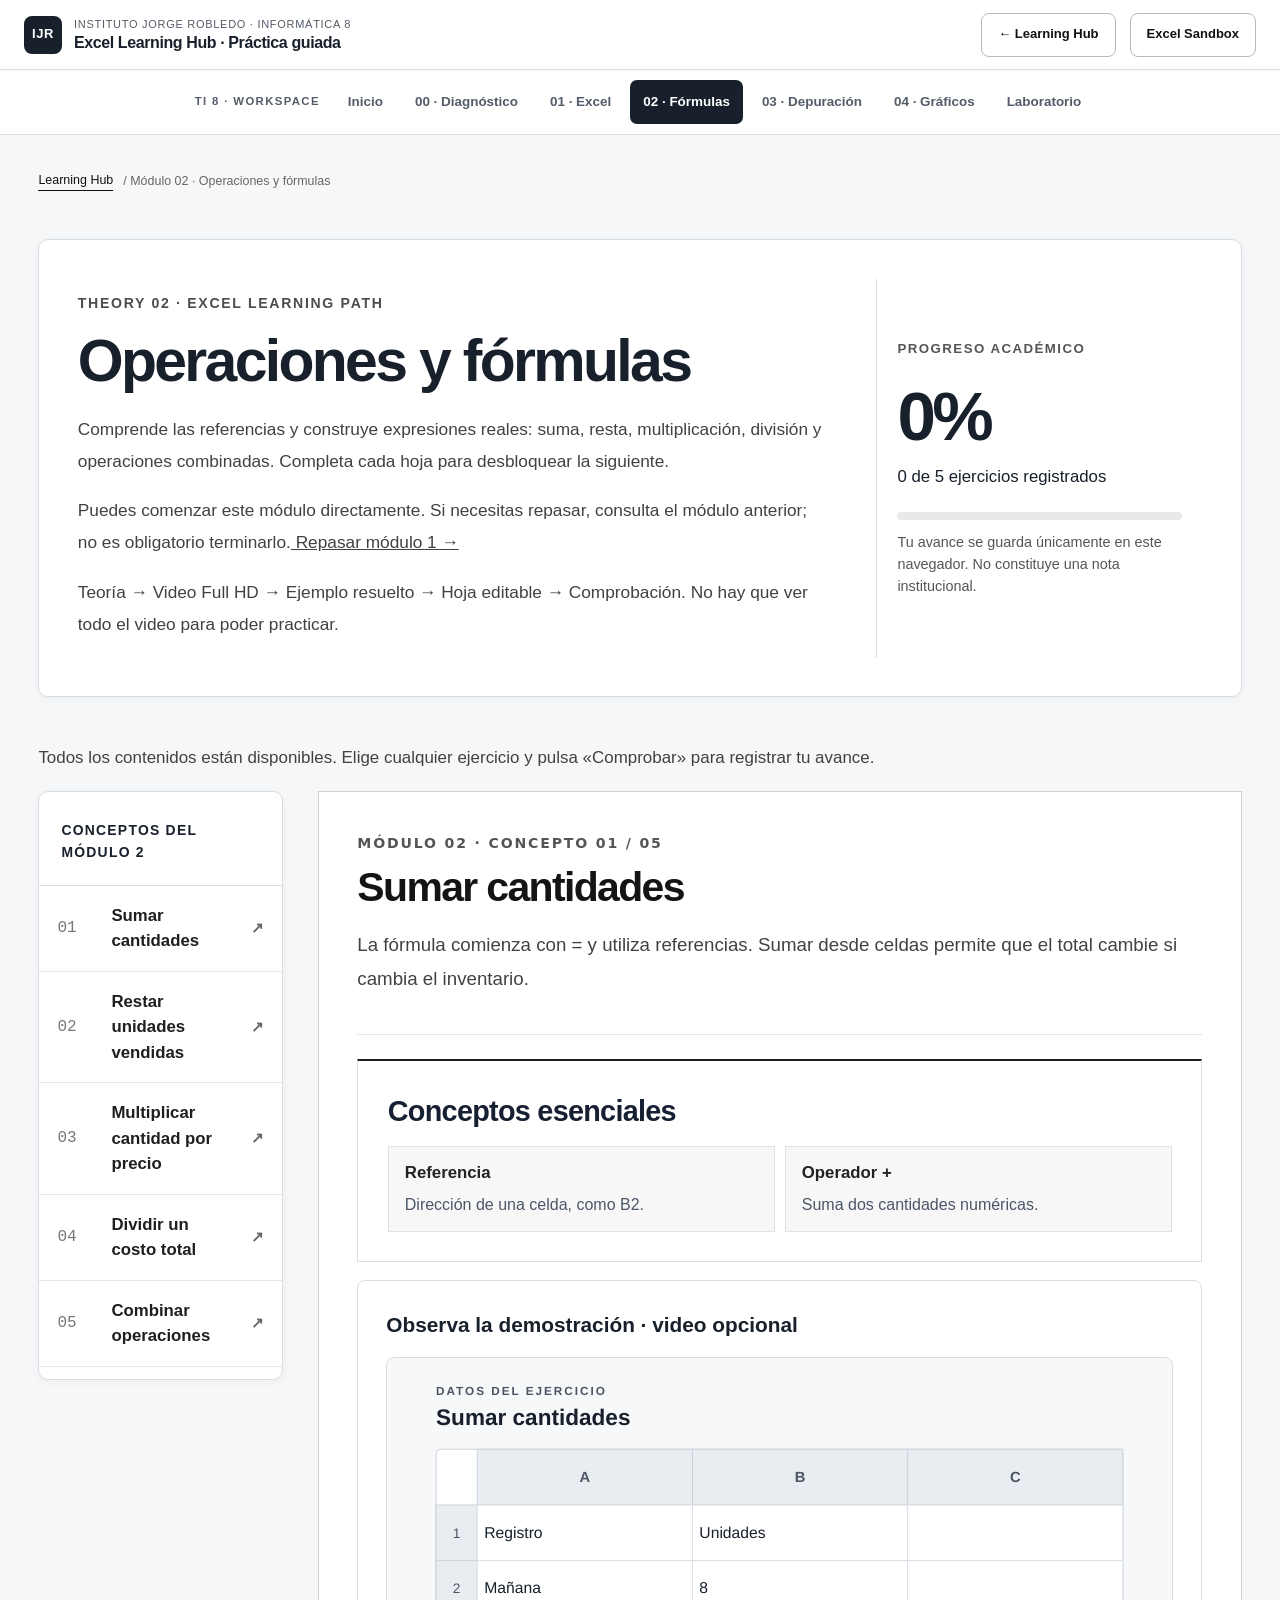
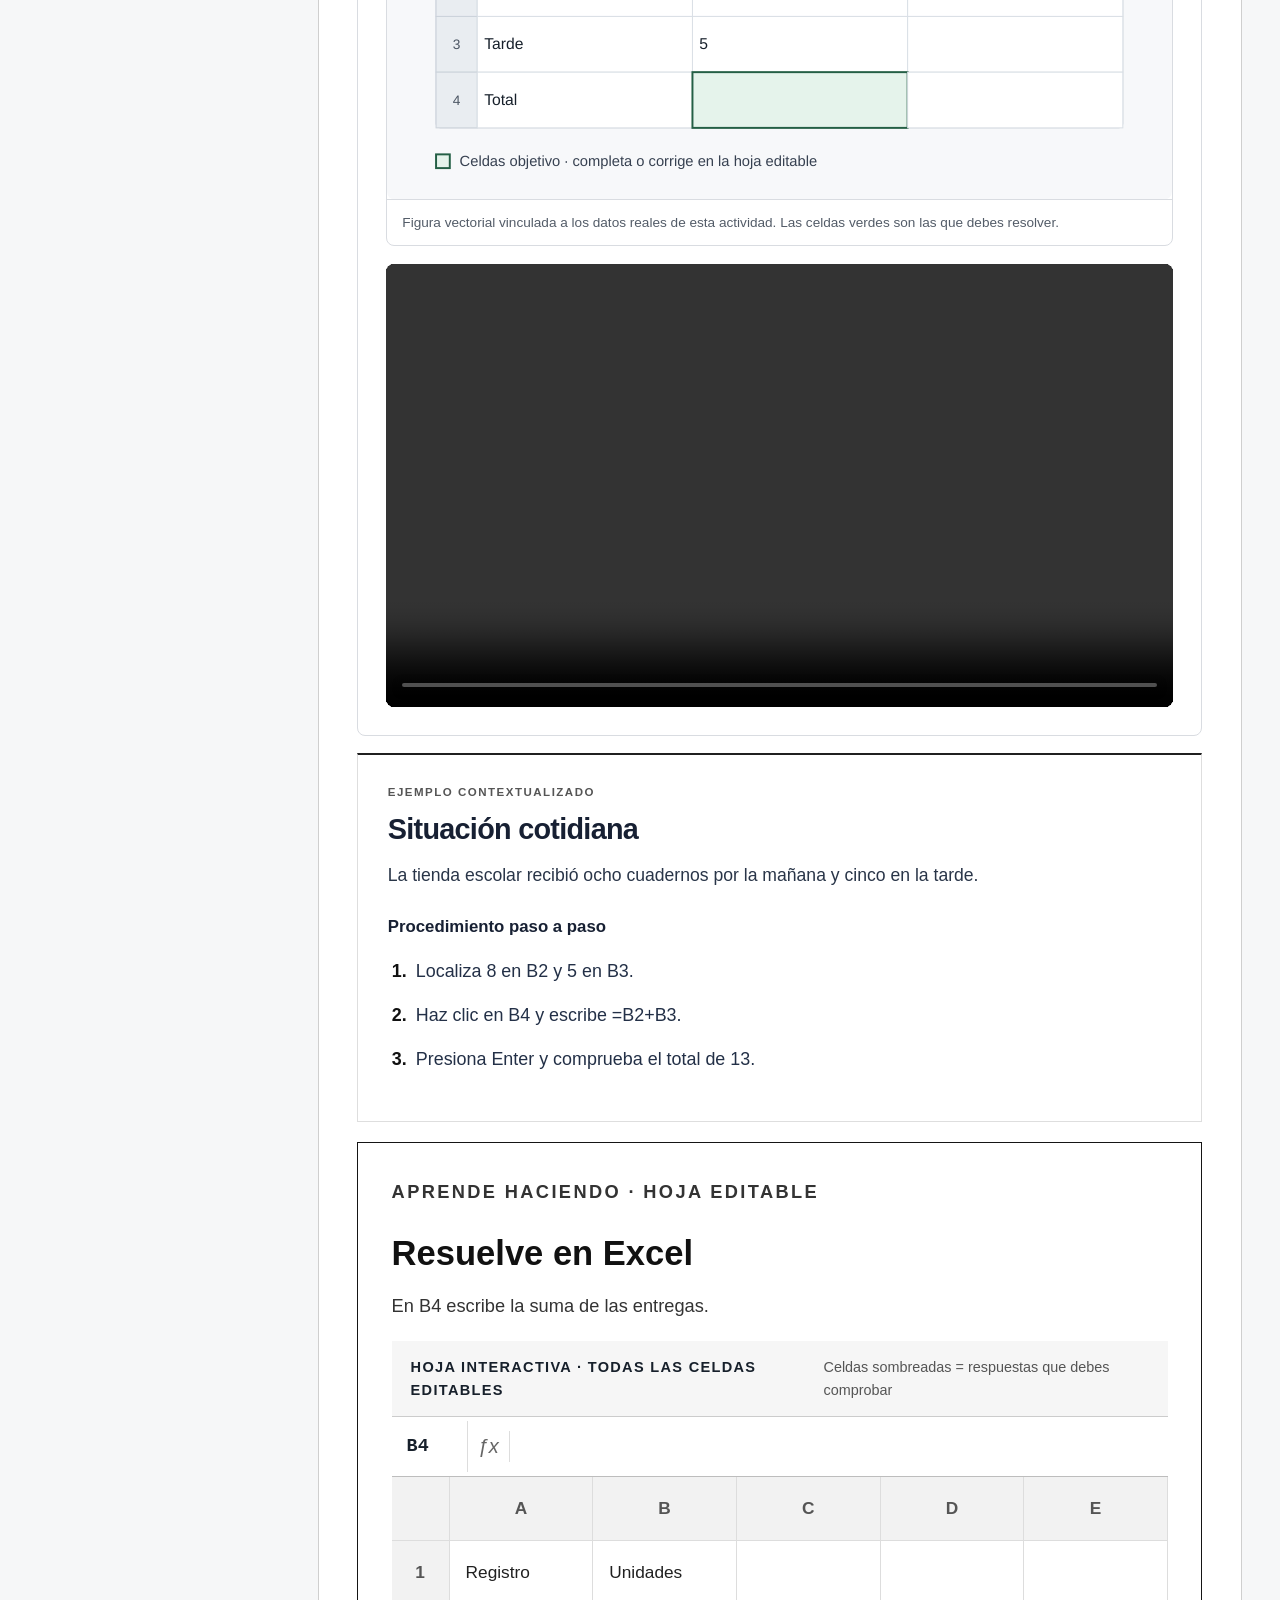
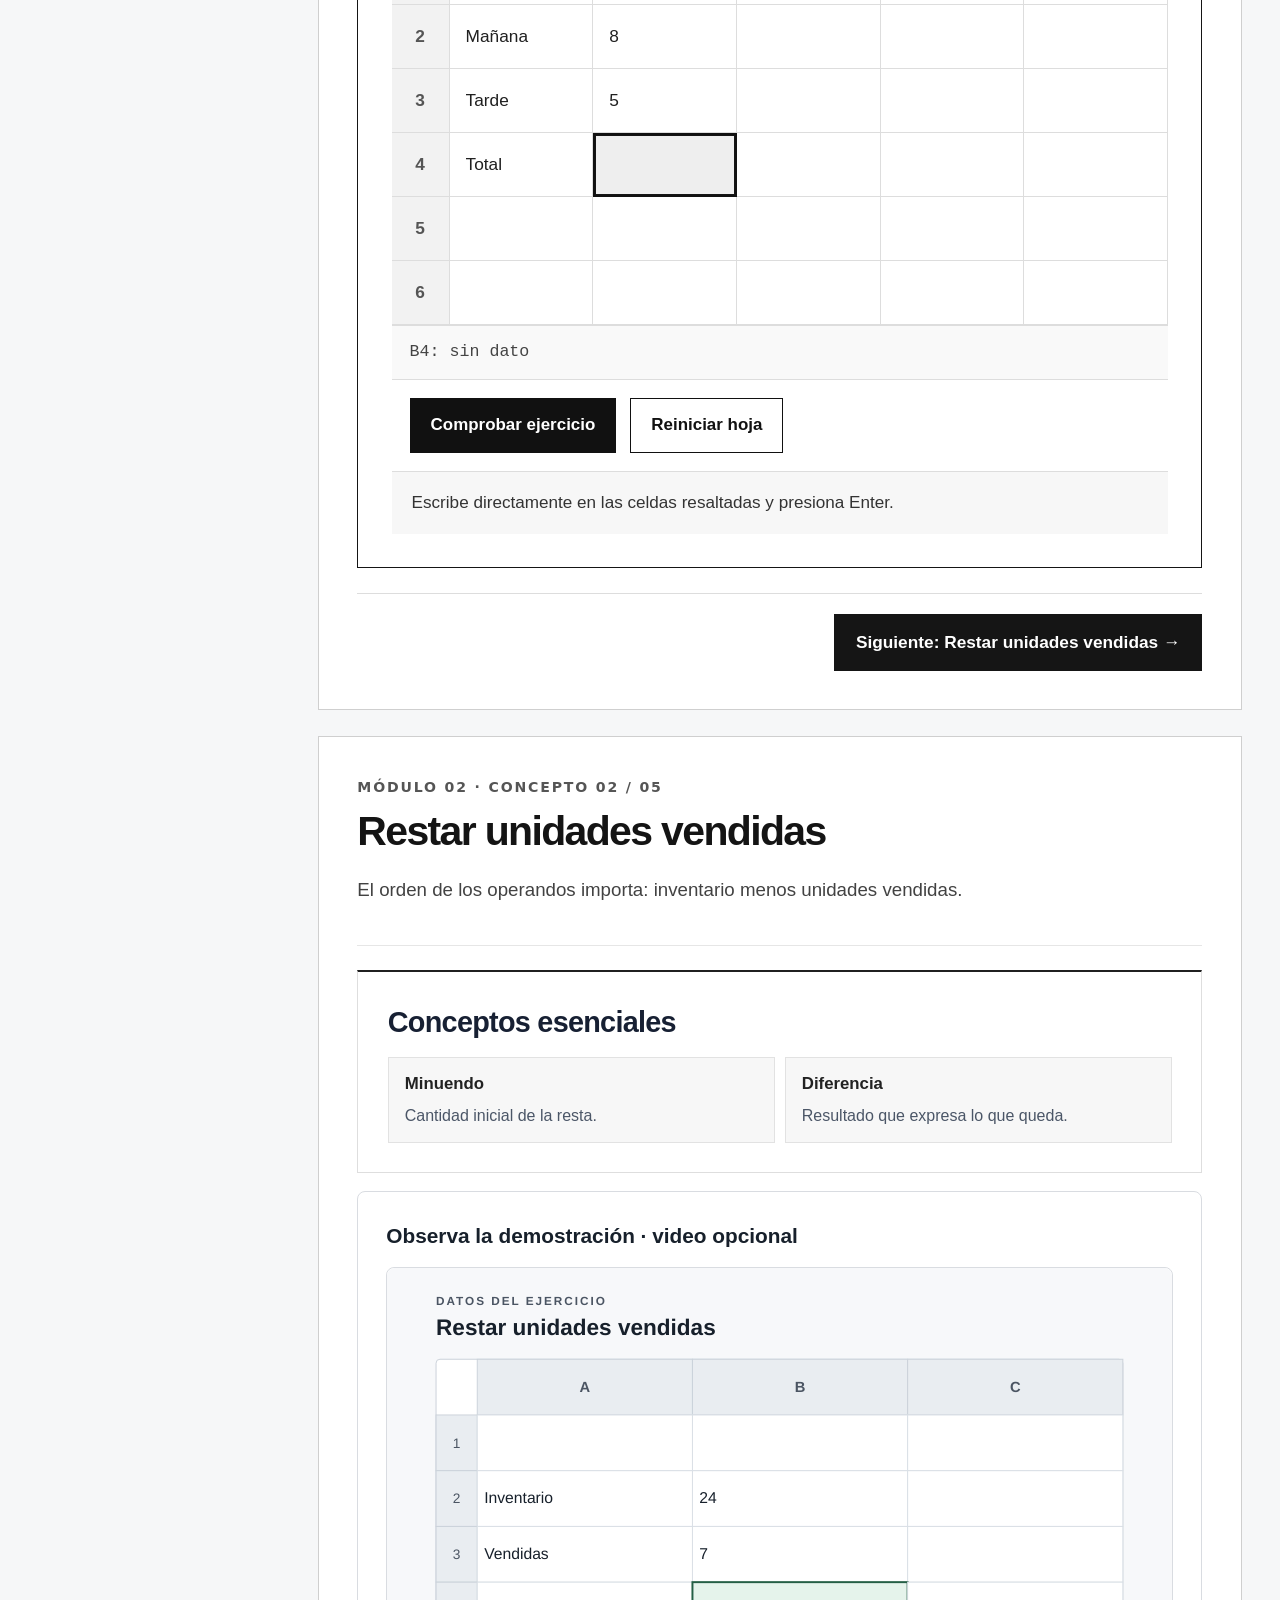
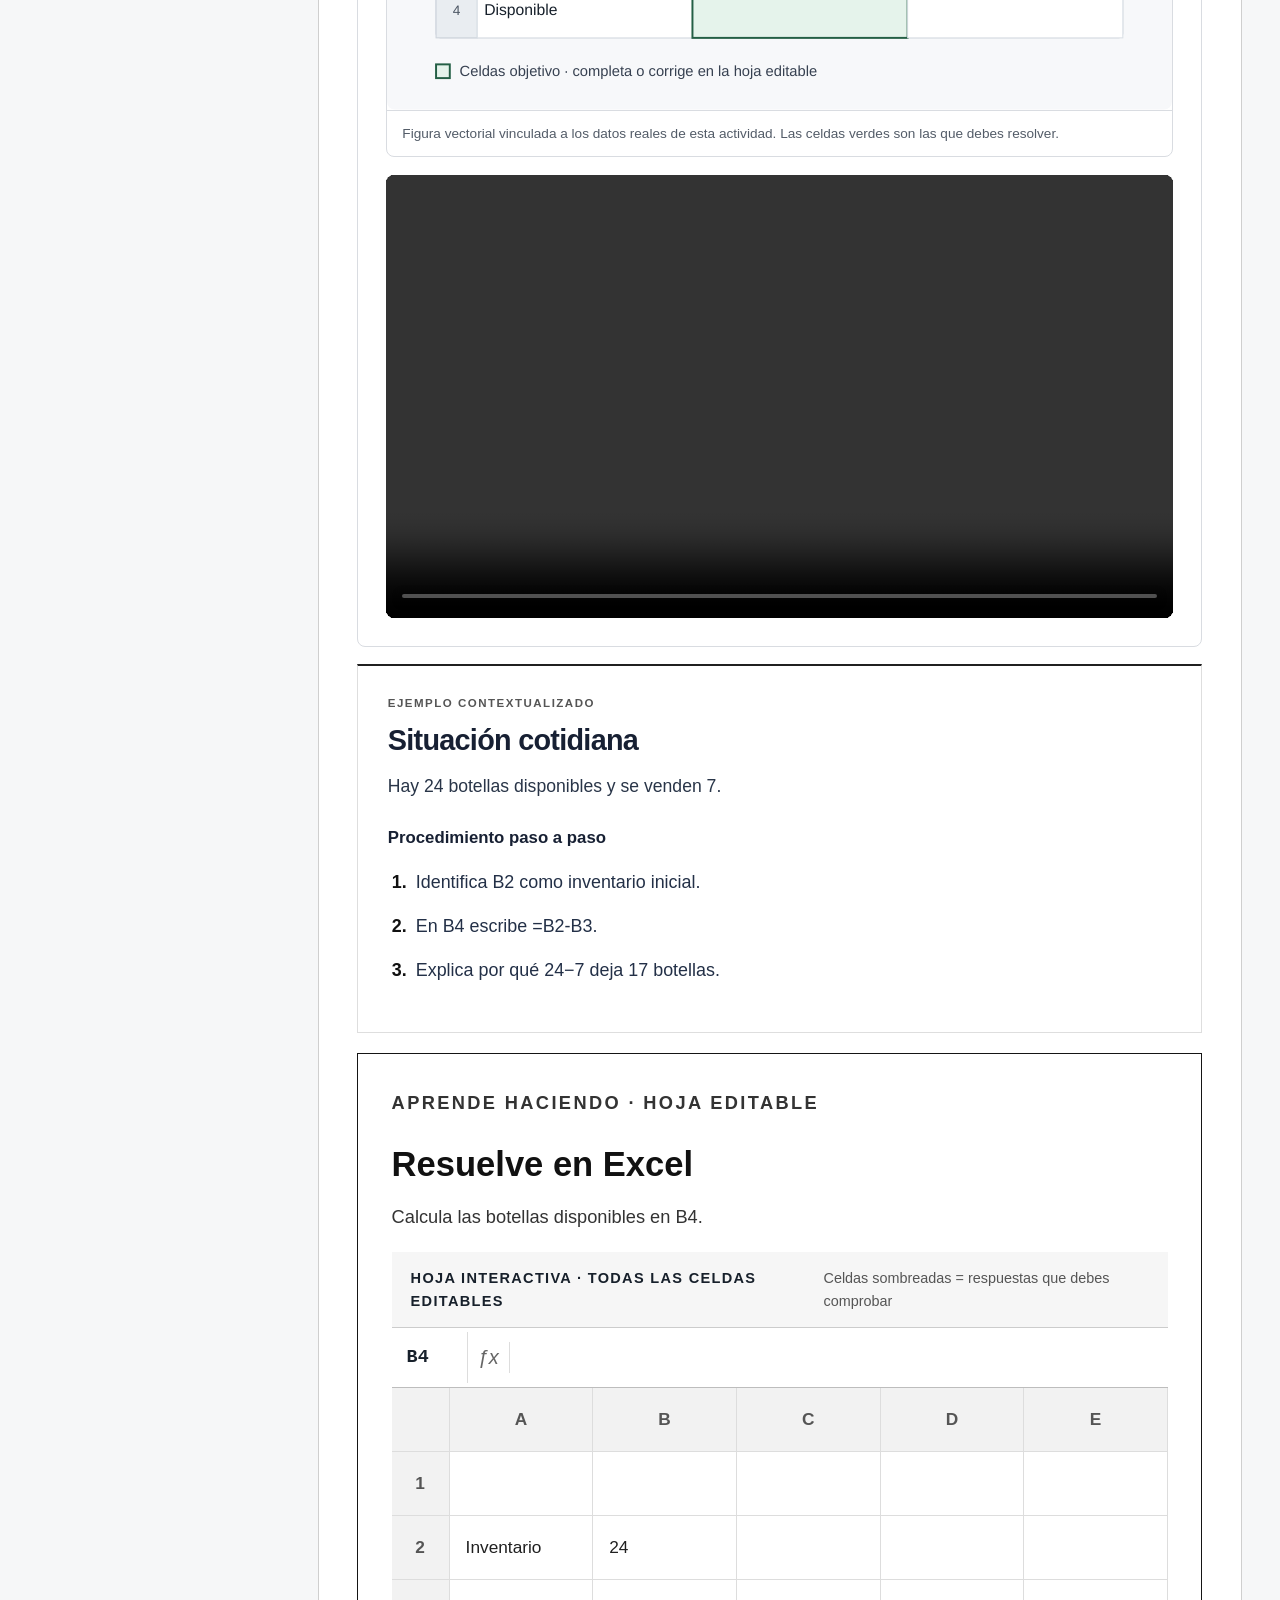
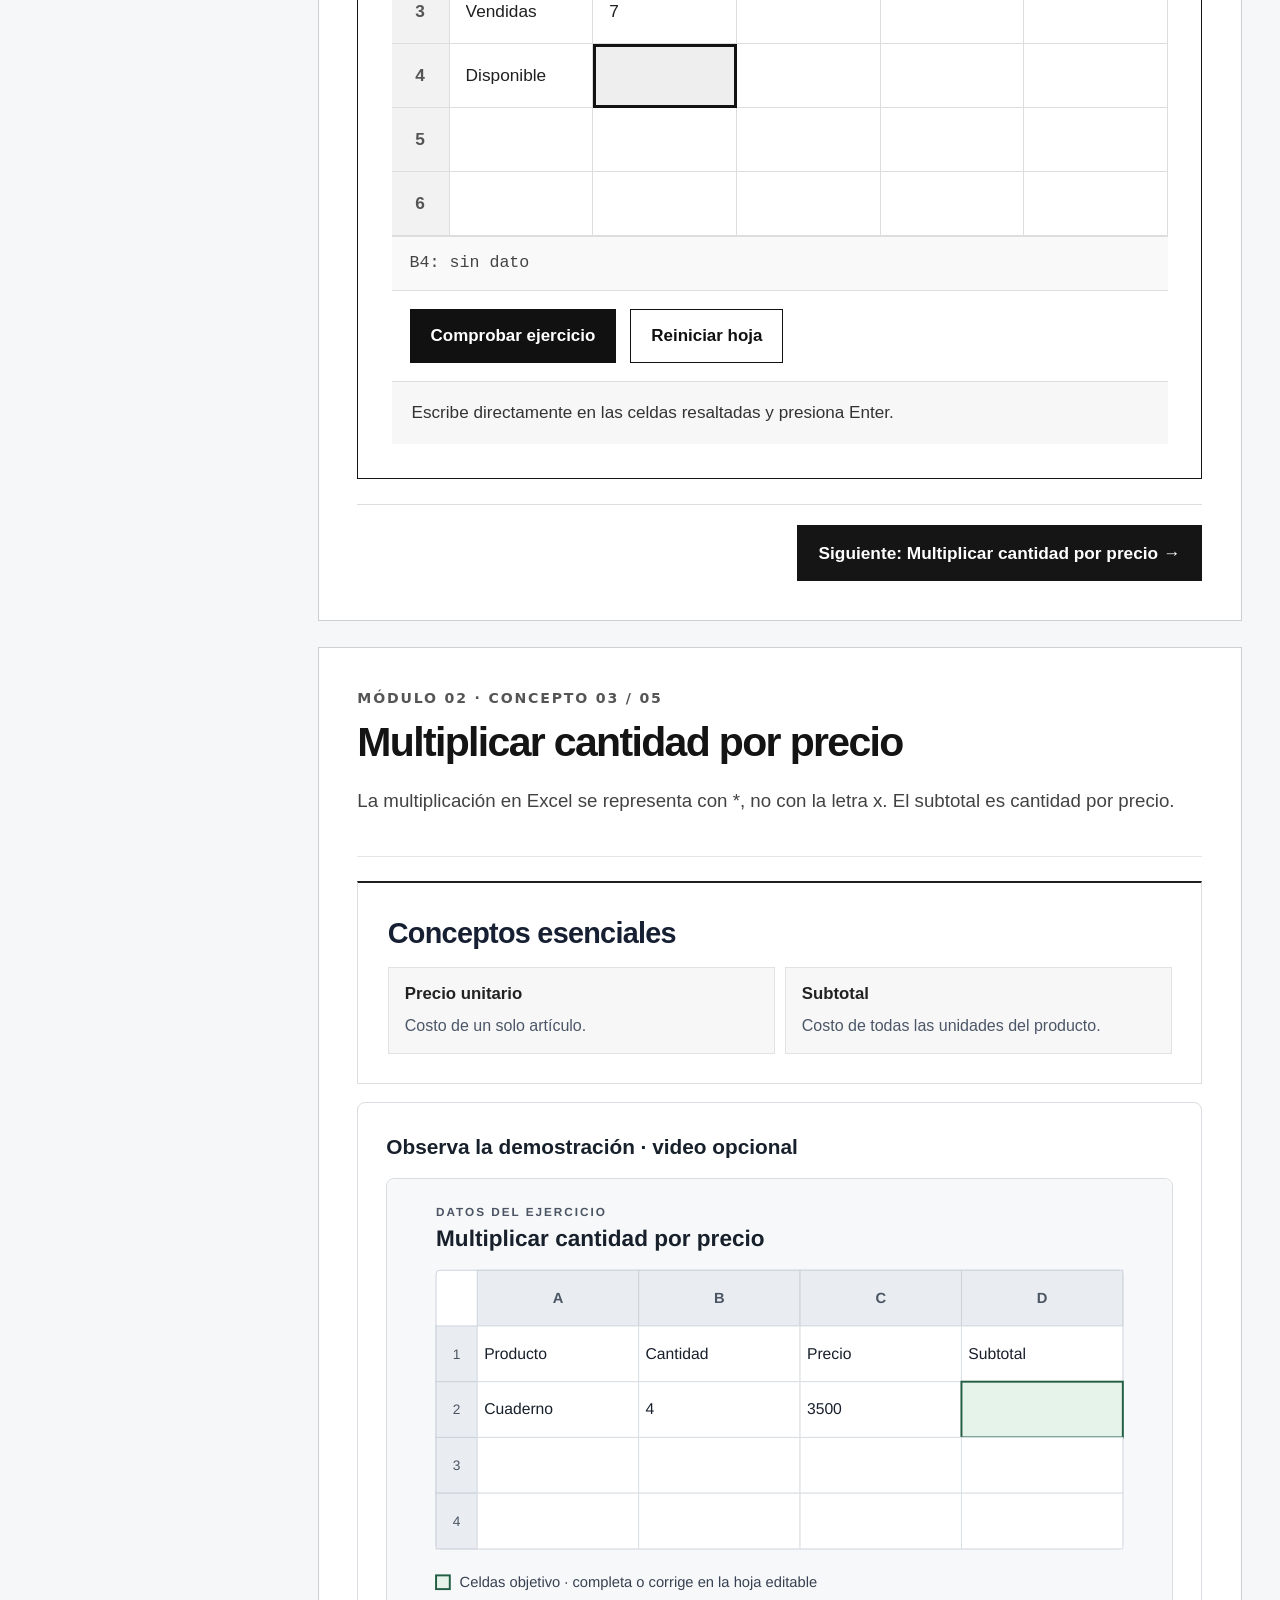
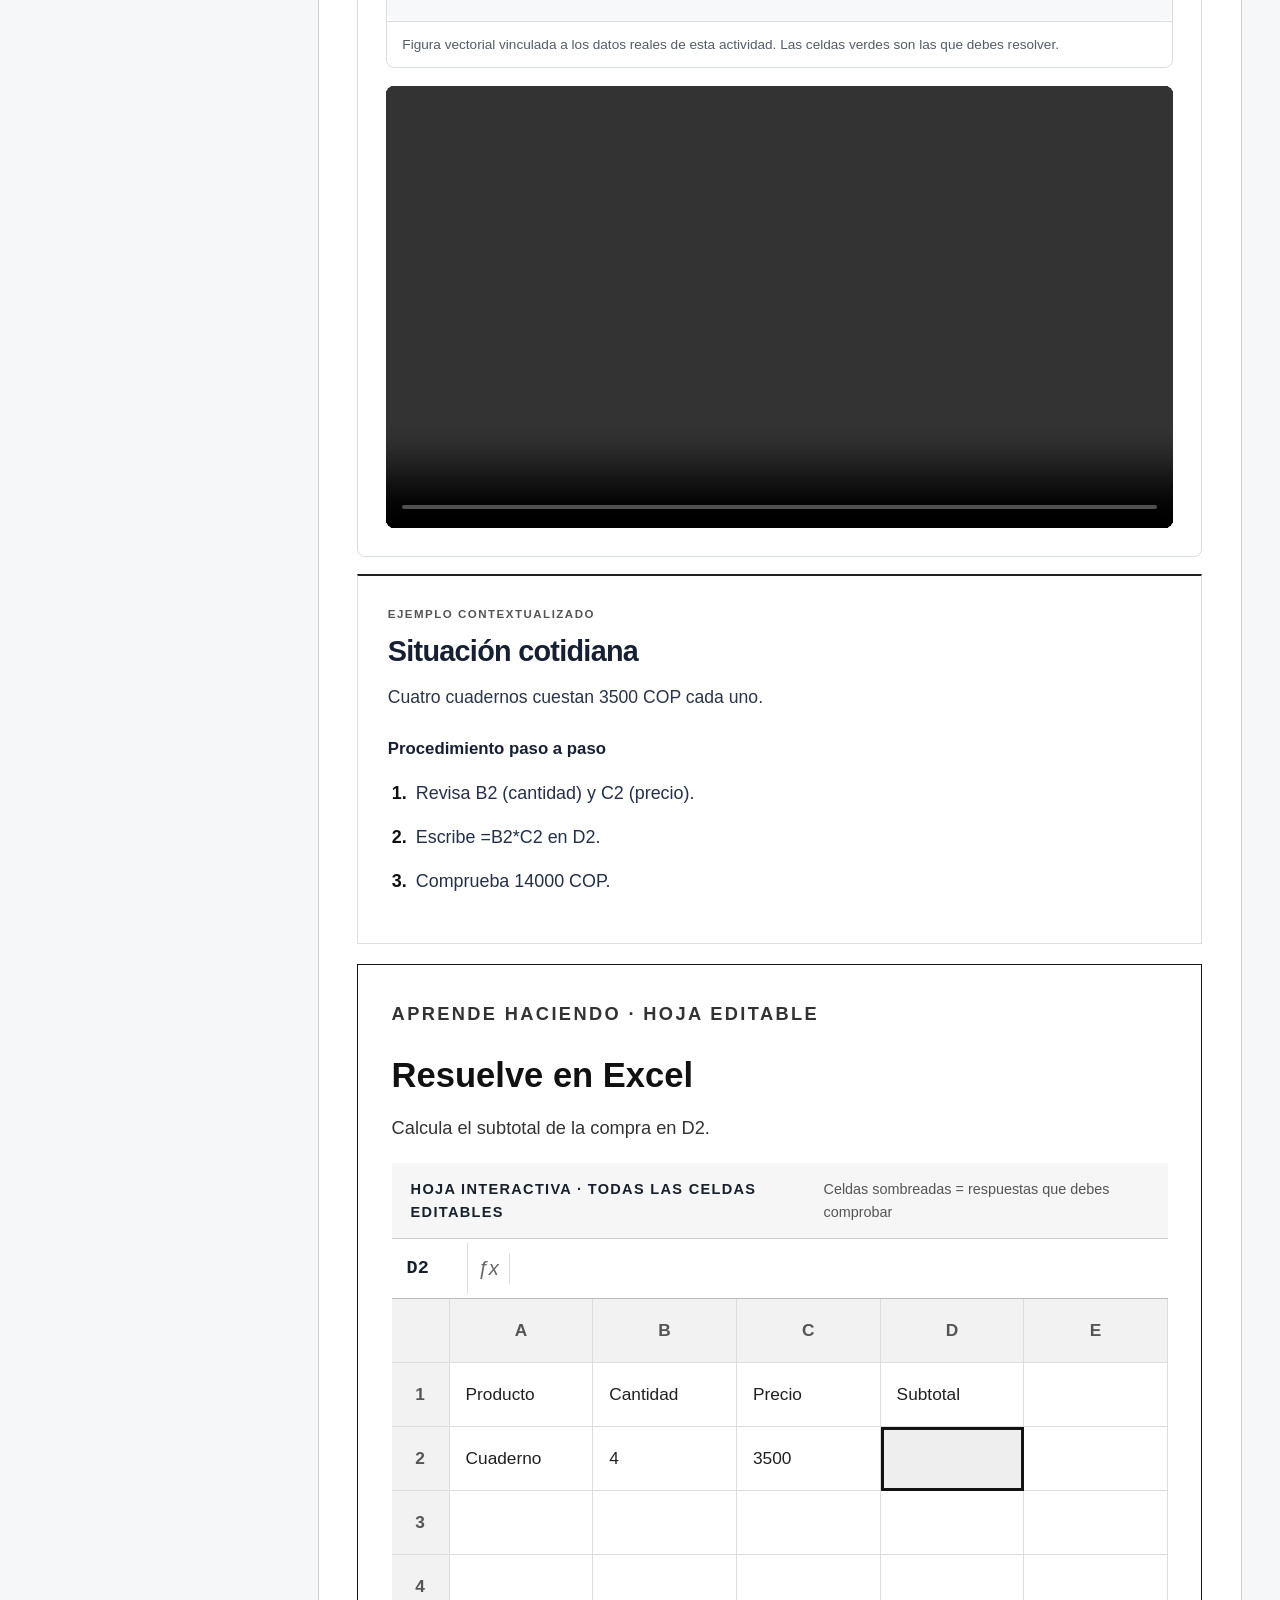
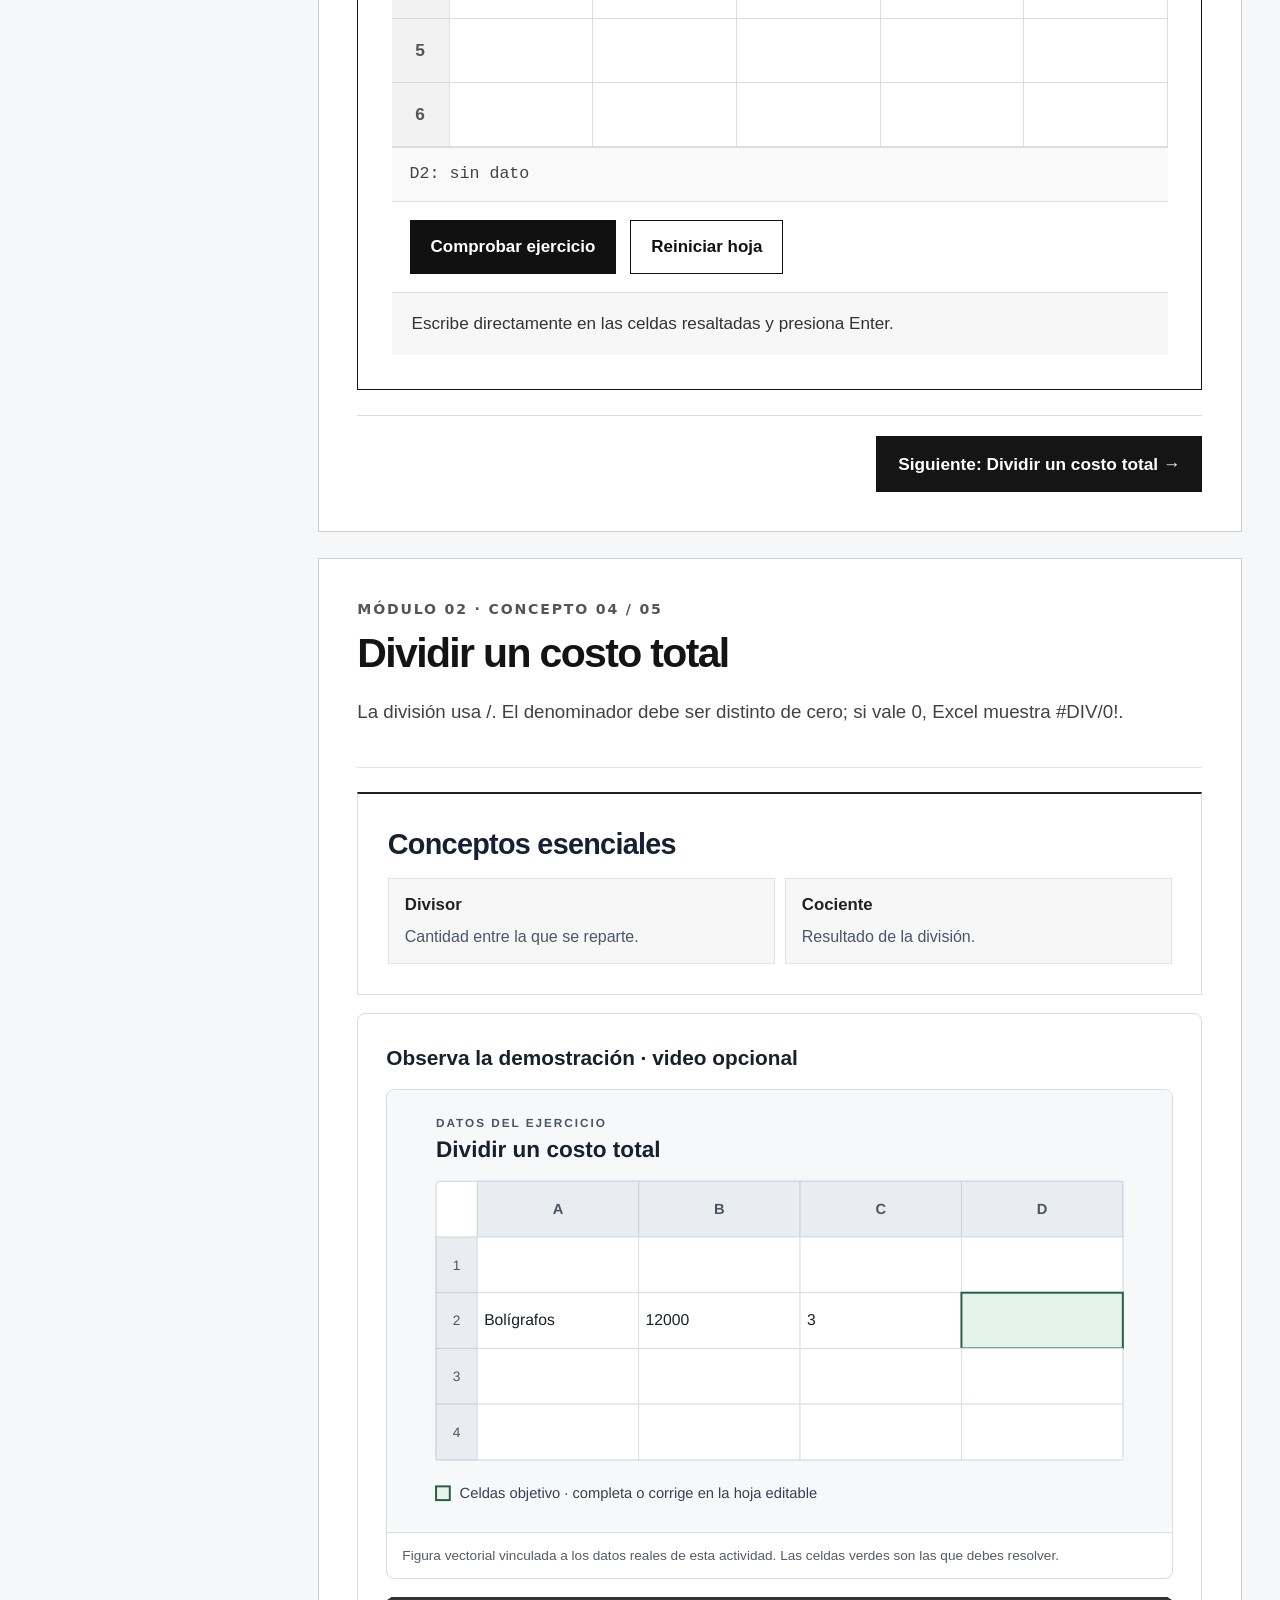
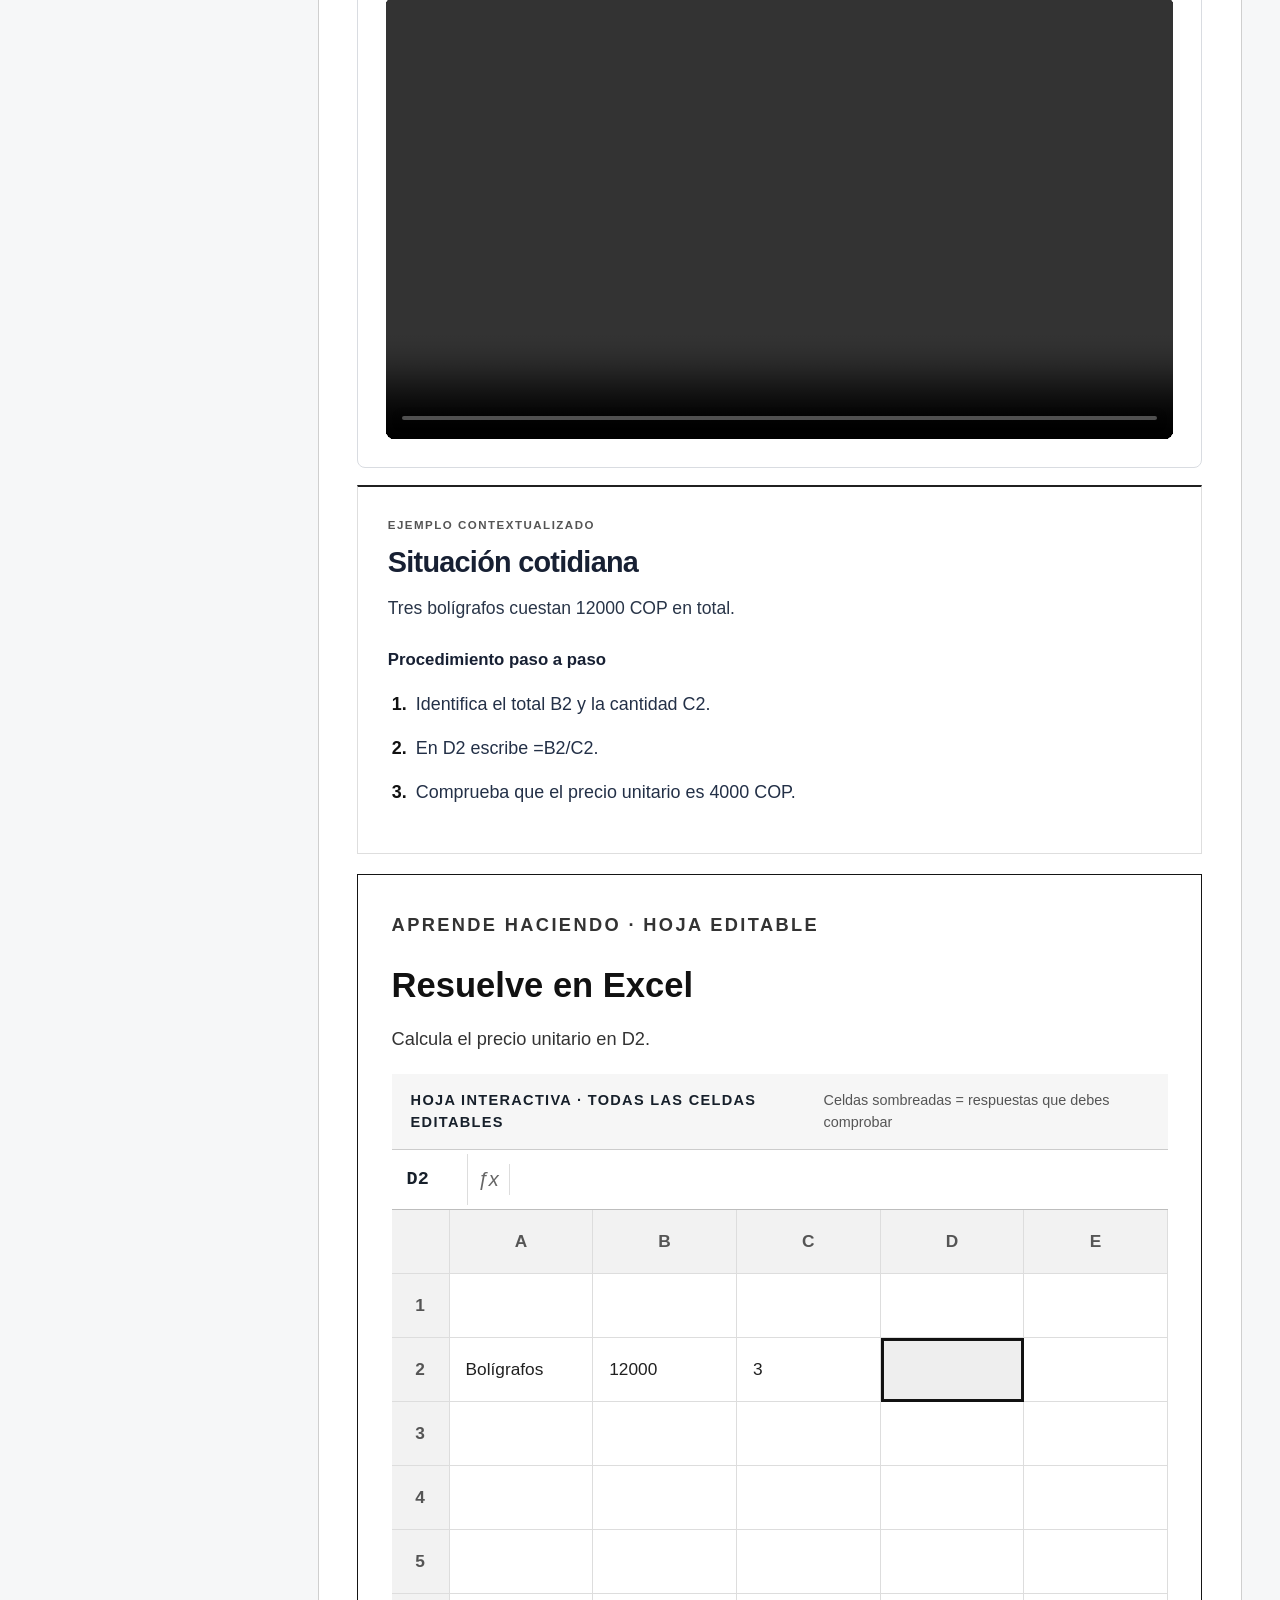
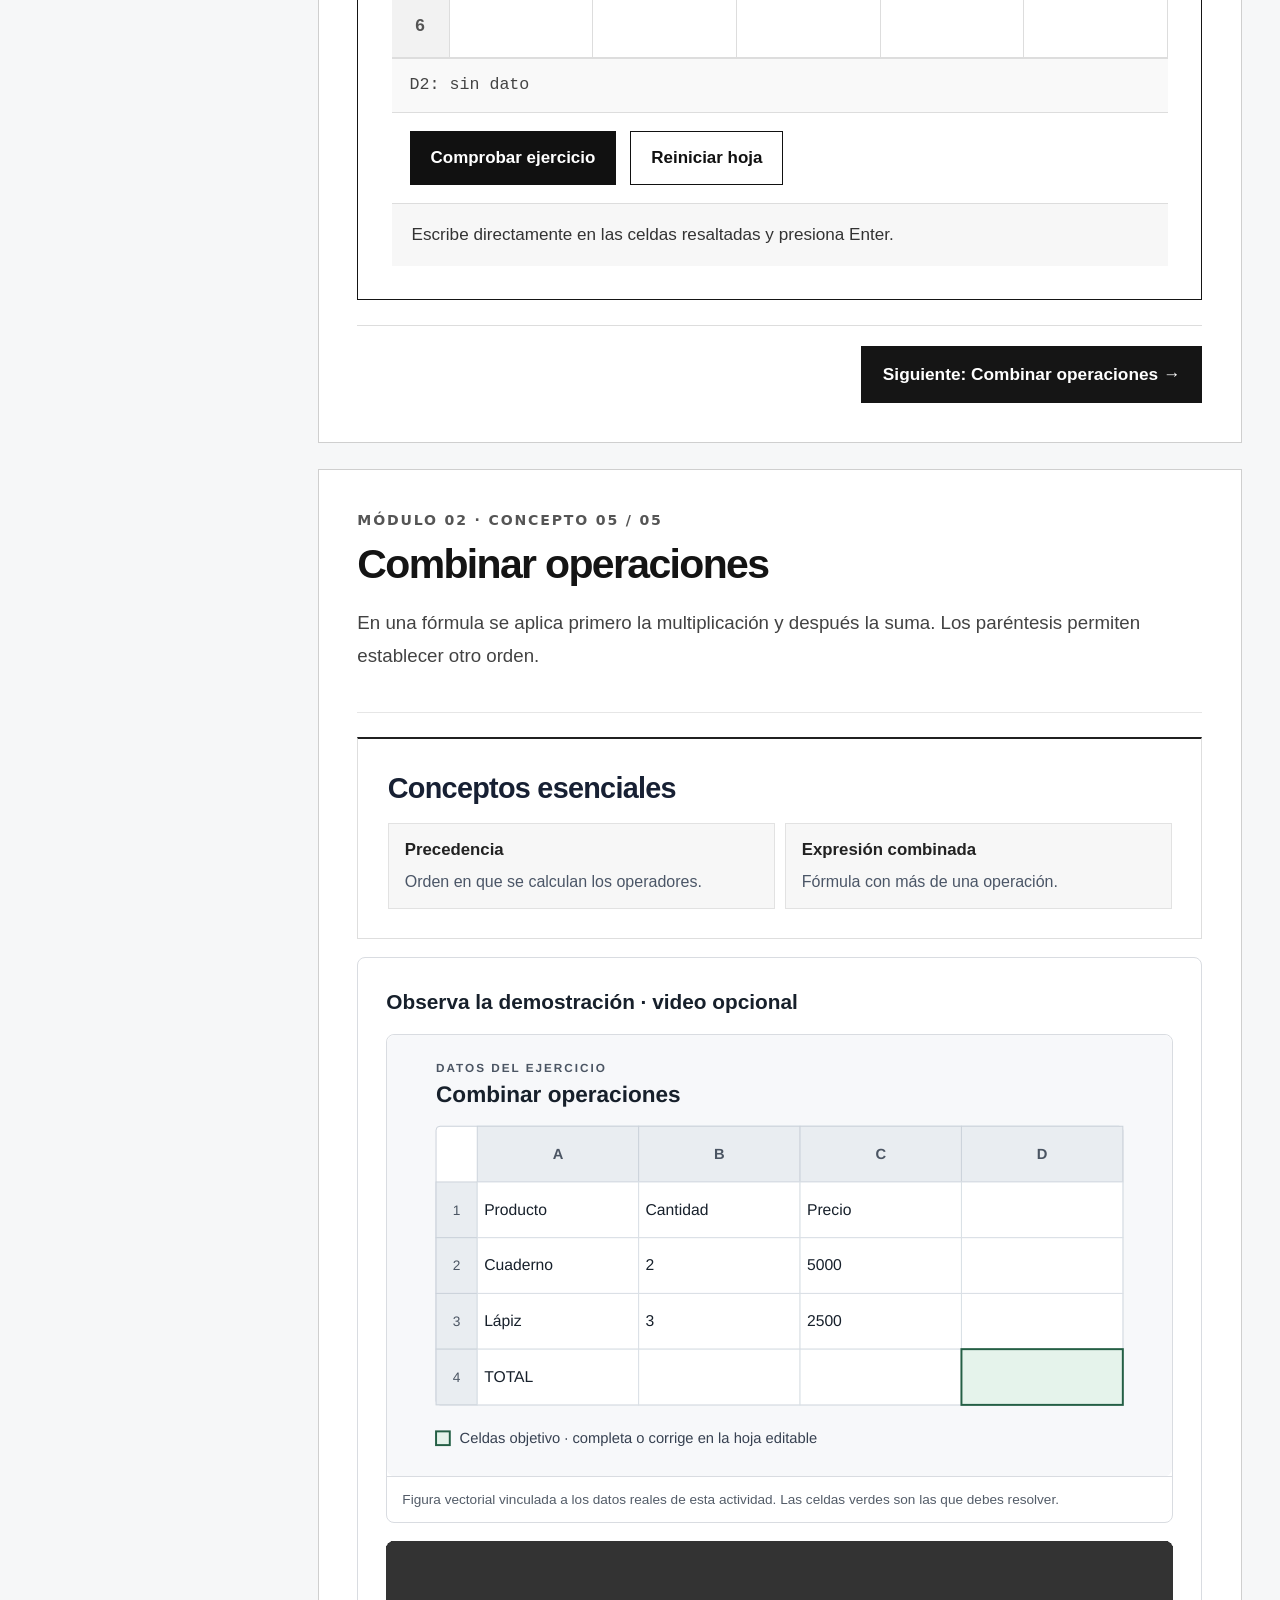
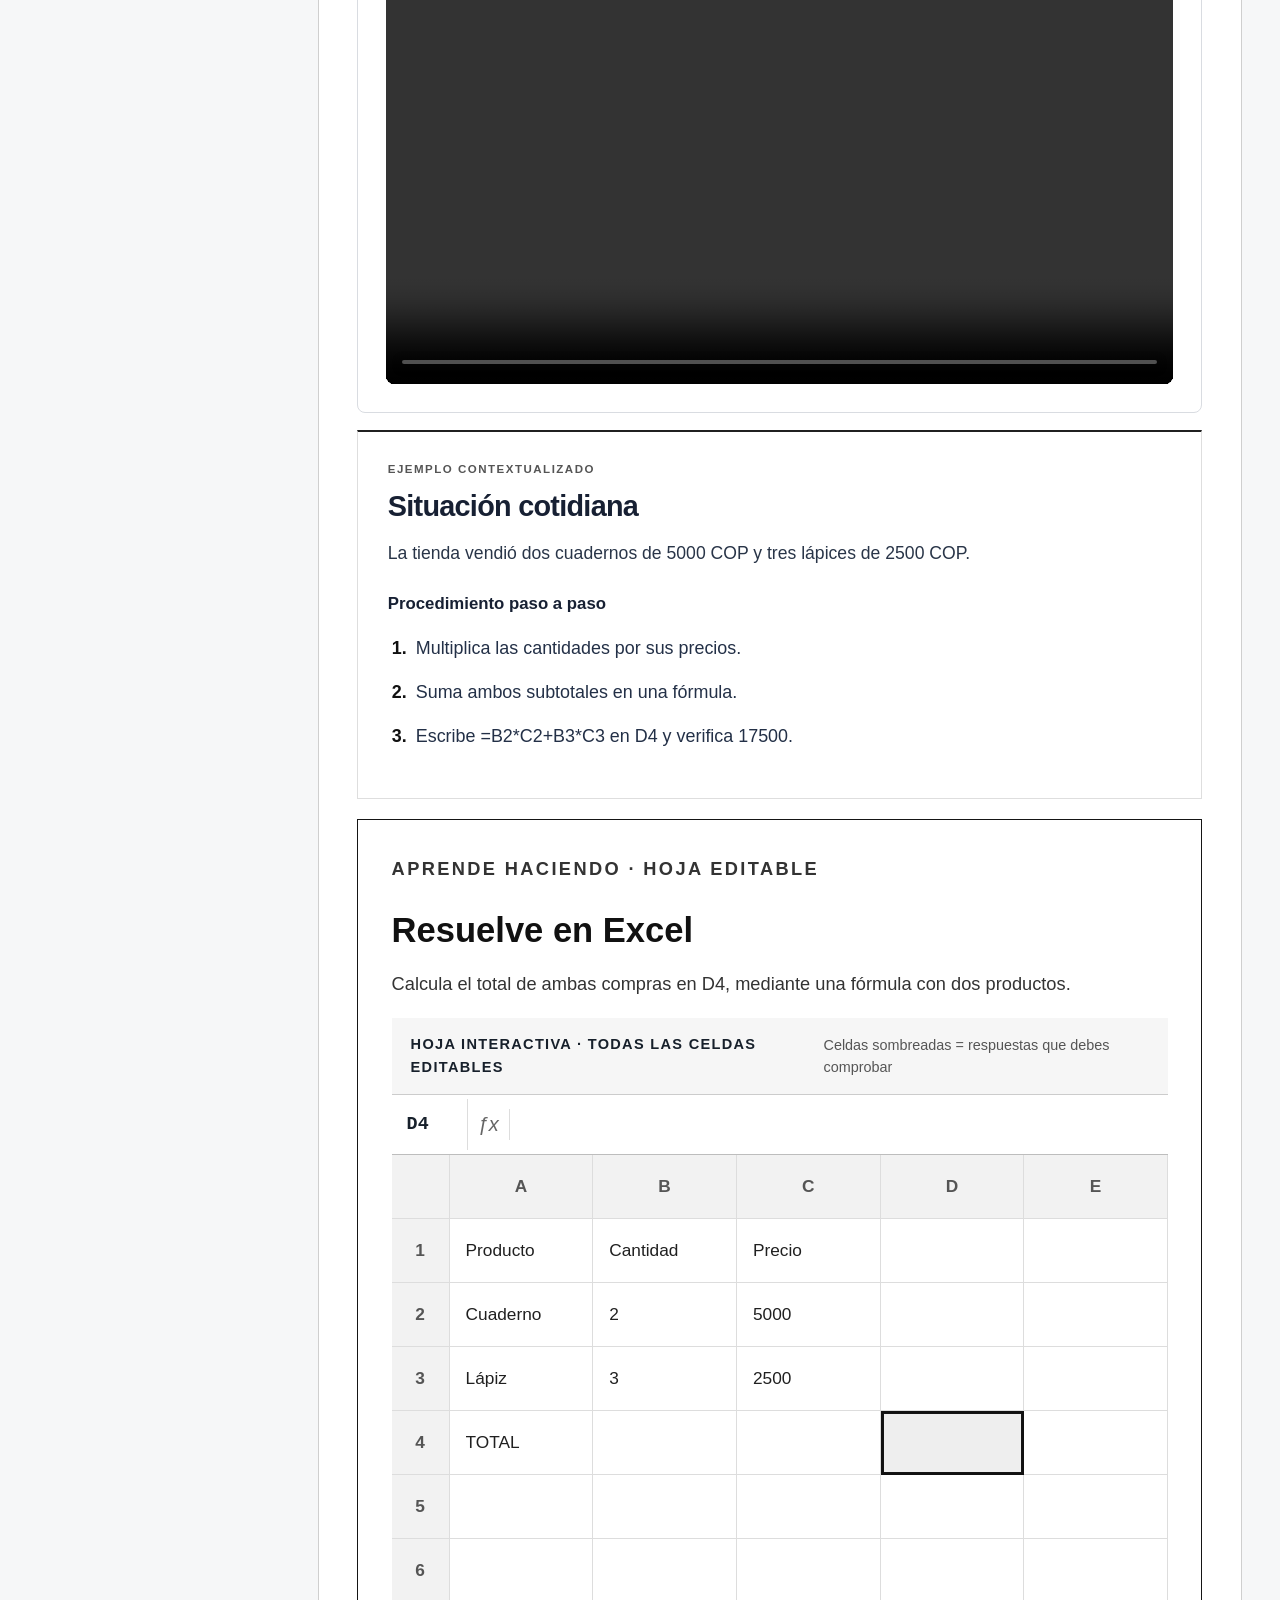
<file: unidad-02-excel/index.html>
<!doctype html>
<html lang="es" data-excel-module="2">
<head>
<meta charset="utf-8">
<meta name="viewport" content="width=device-width,initial-scale=1">
<title>Módulo 2 · Operaciones y fórmulas | IJR Informática 8</title>
<meta name="description" content="Usa operaciones con referencias y fórmulas reales. Cada hoja se registra después de una verificación correcta.">
<link rel="stylesheet" href="../styles.css">
<link rel="stylesheet" href="../split-layout.css">
<link rel="stylesheet" href="../pedagogia-modulos.css?v=20261119">
<link rel="stylesheet" href="../unidad-01-excel/theory-journey.css?v=ti8-m24">
<link rel="stylesheet" href="../excel-modules.css?v=ti8-m24">
<link rel="stylesheet" href="../studio-shell.css?v=20261125-open4">
</head>
<body>
<header class="topbar">
 <a class="brand" href="../"><span class="brand-mark">IJR</span><span><small>Instituto Jorge Robledo · Informática 8</small><strong>Excel Learning Hub · Práctica guiada</strong></span></a>
 <div class="top-actions"><a class="button button-light" href="../">← Learning Hub</a><a class="button button-light" href="../excel-sandbox/">Excel Sandbox</a></div>
</header>
<nav class="studio-nav" aria-label="Navegación de Informática 8"><span class="studio-nav-label">TI 8 · Workspace</span><a href="../">Inicio</a><a href="../unidad-00-diagnostico/">00 · Diagnóstico</a><a href="../unidad-01-excel/">01 · Excel</a><a href="../unidad-02-excel/" aria-current="page">02 · Fórmulas</a><a href="../unidad-03-excel/">03 · Depuración</a><a href="../unidad-04-excel/">04 · Gráficos</a><a href="../excel-sandbox/">Laboratorio</a></nav>

<main class="guided-shell">
 <div class="split-breadcrumb"><a href="../">Learning Hub</a><span> / Módulo 02 · Operaciones y fórmulas</span></div>
 <section class="module-header">
  <div><p class="module-overline" id="moduleNo">THEORY 02 · EXCEL LEARNING PATH</p><h1 id="moduleTitle">Operaciones y fórmulas</h1><p class="module-description" id="moduleIntro">Usa operaciones con referencias y fórmulas reales. Cada hoja se registra después de una verificación correcta.</p><p class="module-description">Teoría → Video Full HD → Ejemplo resuelto → Hoja editable → Comprobación. No hay que ver todo el video para poder practicar.</p></div>
  <aside class="module-progress" aria-label="Avance registrado"><span class="eyebrow">PROGRESO ACADÉMICO</span><strong id="modulePercent">0%</strong><span id="moduleProgress">0 de 5 ejercicios registrados</span><div class="progress-track"><span id="moduleProgressBar"></span></div><small>Tu avance se guarda únicamente en este navegador. No constituye una nota institucional.</small></aside>
 </section>
 
 <section id="moduleContent" aria-label="Conceptos del módulo">
  <div class="module-feedback" role="status" aria-live="polite" id="moduleFeedback">Acceso libre · Todos los conceptos disponibles desde el inicio.</div>
  <div class="module-lesson-shell">
   <aside class="module-side"><h2 id="moduleIndexTitle">Conceptos del módulo 2</h2><nav id="moduleNav" class="journey-nav" aria-label="Ejercicios de libre acceso"></nav></aside>
   <div id="moduleLessons" aria-label="Teoría y ejercicios de Excel"></div><div class="ti8-static-content" id="moduleFallback"><p class="ti8-static-note">Consulta todo el contenido sin requisitos. Si la hoja interactiva no carga, puedes utilizar los datos y las instrucciones de cada actividad en Excel o en el <a href="../excel-sandbox/">laboratorio</a>.</p><nav aria-label="Índice de conceptos sin requisitos" class="ti8-static-index"><a href="#module-static-1">1. Sumar cantidades</a><a href="#module-static-2">2. Restar unidades vendidas</a><a href="#module-static-3">3. Multiplicar cantidad por precio</a><a href="#module-static-4">4. Dividir un costo total</a><a href="#module-static-5">5. Combinar operaciones</a></nav><article class="study-lesson ti8-static-lesson" id="module-static-1"><header class="study-lesson-head"><span class="study-index">CONCEPTO 1 / 5</span><h2>Sumar cantidades</h2><p>La fórmula comienza con = y utiliza referencias. Sumar desde celdas permite que el total cambie si cambia el inventario.</p></header><dl class="ped-glossary"><div class="ped-term"><dt>Referencia</dt><dd>Dirección de una celda, como B2.</dd></div><div class="ped-term"><dt>Operador +</dt><dd>Suma dos cantidades numéricas.</dd></div></dl><h3>Demostración</h3><video controls muted playsinline preload="none" src="../assets/videos/u01-addition.mp4" aria-label="Video de Sumar cantidades"></video><h3>Ejemplo resuelto</h3><p>La tienda escolar recibió ocho cuadernos por la mañana y cinco en la tarde.</p><ol><li>Localiza 8 en B2 y 5 en B3.</li><li>Haz clic en B4 y escribe =B2+B3.</li><li>Presiona Enter y comprueba el total de 13.</li></ol><h3>Actividad</h3><p>En B4 escribe la suma de las entregas.</p><div class="live-sheet-scroll"><table class="ti8-static-sheet"><thead><tr><th scope="col">Fila</th><th scope="col">A</th><th scope="col">B</th><th scope="col">C</th><th scope="col">D</th><th scope="col">E</th></tr></thead><tbody><tr><th scope="row">1</th><td>Registro</td><td>Unidades</td><td></td><td></td><td></td></tr><tr><th scope="row">2</th><td>Mañana</td><td>8</td><td></td><td></td><td></td></tr><tr><th scope="row">3</th><td>Tarde</td><td>5</td><td></td><td></td><td></td></tr><tr><th scope="row">4</th><td>Total</td><td></td><td></td><td></td><td></td></tr><tr><th scope="row">5</th><td></td><td></td><td></td><td></td><td></td></tr><tr><th scope="row">6</th><td></td><td></td><td></td><td></td><td></td></tr></tbody></table></div><p>Utiliza las dos referencias con el operador +.</p></article><article class="study-lesson ti8-static-lesson" id="module-static-2"><header class="study-lesson-head"><span class="study-index">CONCEPTO 2 / 5</span><h2>Restar unidades vendidas</h2><p>El orden de los operandos importa: inventario menos unidades vendidas.</p></header><dl class="ped-glossary"><div class="ped-term"><dt>Minuendo</dt><dd>Cantidad inicial de la resta.</dd></div><div class="ped-term"><dt>Diferencia</dt><dd>Resultado que expresa lo que queda.</dd></div></dl><h3>Demostración</h3><video controls muted playsinline preload="none" src="../assets/videos/u01-subtraction.mp4" aria-label="Video de Restar unidades vendidas"></video><h3>Ejemplo resuelto</h3><p>Hay 24 botellas disponibles y se venden 7.</p><ol><li>Identifica B2 como inventario inicial.</li><li>En B4 escribe =B2-B3.</li><li>Explica por qué 24−7 deja 17 botellas.</li></ol><h3>Actividad</h3><p>Calcula las botellas disponibles en B4.</p><div class="live-sheet-scroll"><table class="ti8-static-sheet"><thead><tr><th scope="col">Fila</th><th scope="col">A</th><th scope="col">B</th><th scope="col">C</th><th scope="col">D</th><th scope="col">E</th></tr></thead><tbody><tr><th scope="row">1</th><td></td><td></td><td></td><td></td><td></td></tr><tr><th scope="row">2</th><td>Inventario</td><td>24</td><td></td><td></td><td></td></tr><tr><th scope="row">3</th><td>Vendidas</td><td>7</td><td></td><td></td><td></td></tr><tr><th scope="row">4</th><td>Disponible</td><td></td><td></td><td></td><td></td></tr><tr><th scope="row">5</th><td></td><td></td><td></td><td></td><td></td></tr><tr><th scope="row">6</th><td></td><td></td><td></td><td></td><td></td></tr></tbody></table></div><p>Primero el inventario, luego lo vendido.</p></article><article class="study-lesson ti8-static-lesson" id="module-static-3"><header class="study-lesson-head"><span class="study-index">CONCEPTO 3 / 5</span><h2>Multiplicar cantidad por precio</h2><p>La multiplicación en Excel se representa con *, no con la letra x. El subtotal es cantidad por precio.</p></header><dl class="ped-glossary"><div class="ped-term"><dt>Precio unitario</dt><dd>Costo de un solo artículo.</dd></div><div class="ped-term"><dt>Subtotal</dt><dd>Costo de todas las unidades del producto.</dd></div></dl><h3>Demostración</h3><video controls muted playsinline preload="none" src="../assets/videos/u01-multiplication.mp4" aria-label="Video de Multiplicar cantidad por precio"></video><h3>Ejemplo resuelto</h3><p>Cuatro cuadernos cuestan 3500 COP cada uno.</p><ol><li>Revisa B2 (cantidad) y C2 (precio).</li><li>Escribe =B2*C2 en D2.</li><li>Comprueba 14000 COP.</li></ol><h3>Actividad</h3><p>Calcula el subtotal de la compra en D2.</p><div class="live-sheet-scroll"><table class="ti8-static-sheet"><thead><tr><th scope="col">Fila</th><th scope="col">A</th><th scope="col">B</th><th scope="col">C</th><th scope="col">D</th><th scope="col">E</th></tr></thead><tbody><tr><th scope="row">1</th><td>Producto</td><td>Cantidad</td><td>Precio</td><td>Subtotal</td><td></td></tr><tr><th scope="row">2</th><td>Cuaderno</td><td>4</td><td>3500</td><td></td><td></td></tr><tr><th scope="row">3</th><td></td><td></td><td></td><td></td><td></td></tr><tr><th scope="row">4</th><td></td><td></td><td></td><td></td><td></td></tr><tr><th scope="row">5</th><td></td><td></td><td></td><td></td><td></td></tr><tr><th scope="row">6</th><td></td><td></td><td></td><td></td><td></td></tr></tbody></table></div><p>El operador correcto es *.</p></article><article class="study-lesson ti8-static-lesson" id="module-static-4"><header class="study-lesson-head"><span class="study-index">CONCEPTO 4 / 5</span><h2>Dividir un costo total</h2><p>La división usa /. El denominador debe ser distinto de cero; si vale 0, Excel muestra #DIV/0!.</p></header><dl class="ped-glossary"><div class="ped-term"><dt>Divisor</dt><dd>Cantidad entre la que se reparte.</dd></div><div class="ped-term"><dt>Cociente</dt><dd>Resultado de la división.</dd></div></dl><h3>Demostración</h3><video controls muted playsinline preload="none" src="../assets/videos/u01-division.mp4" aria-label="Video de Dividir un costo total"></video><h3>Ejemplo resuelto</h3><p>Tres bolígrafos cuestan 12000 COP en total.</p><ol><li>Identifica el total B2 y la cantidad C2.</li><li>En D2 escribe =B2/C2.</li><li>Comprueba que el precio unitario es 4000 COP.</li></ol><h3>Actividad</h3><p>Calcula el precio unitario en D2.</p><div class="live-sheet-scroll"><table class="ti8-static-sheet"><thead><tr><th scope="col">Fila</th><th scope="col">A</th><th scope="col">B</th><th scope="col">C</th><th scope="col">D</th><th scope="col">E</th></tr></thead><tbody><tr><th scope="row">1</th><td></td><td></td><td></td><td></td><td></td></tr><tr><th scope="row">2</th><td>Bolígrafos</td><td>12000</td><td>3</td><td></td><td></td></tr><tr><th scope="row">3</th><td></td><td></td><td></td><td></td><td></td></tr><tr><th scope="row">4</th><td></td><td></td><td></td><td></td><td></td></tr><tr><th scope="row">5</th><td></td><td></td><td></td><td></td><td></td></tr><tr><th scope="row">6</th><td></td><td></td><td></td><td></td><td></td></tr></tbody></table></div><p>Divide el costo total entre las unidades.</p></article><article class="study-lesson ti8-static-lesson" id="module-static-5"><header class="study-lesson-head"><span class="study-index">CONCEPTO 5 / 5</span><h2>Combinar operaciones</h2><p>En una fórmula se aplica primero la multiplicación y después la suma. Los paréntesis permiten establecer otro orden.</p></header><dl class="ped-glossary"><div class="ped-term"><dt>Precedencia</dt><dd>Orden en que se calculan los operadores.</dd></div><div class="ped-term"><dt>Expresión combinada</dt><dd>Fórmula con más de una operación.</dd></div></dl><h3>Demostración</h3><video controls muted playsinline preload="none" src="../assets/videos/topic-02.mp4" aria-label="Video de Combinar operaciones"></video><h3>Ejemplo resuelto</h3><p>La tienda vendió dos cuadernos de 5000 COP y tres lápices de 2500 COP.</p><ol><li>Multiplica las cantidades por sus precios.</li><li>Suma ambos subtotales en una fórmula.</li><li>Escribe =B2*C2+B3*C3 en D4 y verifica 17500.</li></ol><h3>Actividad</h3><p>Calcula el total de ambas compras en D4, mediante una fórmula con dos productos.</p><div class="live-sheet-scroll"><table class="ti8-static-sheet"><thead><tr><th scope="col">Fila</th><th scope="col">A</th><th scope="col">B</th><th scope="col">C</th><th scope="col">D</th><th scope="col">E</th></tr></thead><tbody><tr><th scope="row">1</th><td>Producto</td><td>Cantidad</td><td>Precio</td><td></td><td></td></tr><tr><th scope="row">2</th><td>Cuaderno</td><td>2</td><td>5000</td><td></td><td></td></tr><tr><th scope="row">3</th><td>Lápiz</td><td>3</td><td>2500</td><td></td><td></td></tr><tr><th scope="row">4</th><td>TOTAL</td><td></td><td></td><td></td><td></td></tr><tr><th scope="row">5</th><td></td><td></td><td></td><td></td><td></td></tr><tr><th scope="row">6</th><td></td><td></td><td></td><td></td><td></td></tr></tbody></table></div><p>Multiplica cada cantidad por su precio y suma ambos productos.</p></article></div>
  </div>
  <a id="finishModule" href="../unidad-03-excel/">Continuar al módulo 3 →</a>
 </section>
 <footer class="module-footer"><span class="ti8-build">Acceso libre · 20261125-open4</span> · Instituto Jorge Robledo · Informática 8 · 2026 · Material de práctica con evaluación formativa local.</footer>
</main>
<script src="../excel-modules-content.js?v=ti8-m24"></script>
<script src="../studio-exercise-figure.js?v=20261125"></script>
<script src="../excel-core.js?v=20261125-core1"></script>
<script src="../excel-modules-engine.js?v=20261125-open4"></script>
</body>
</html>
</file>
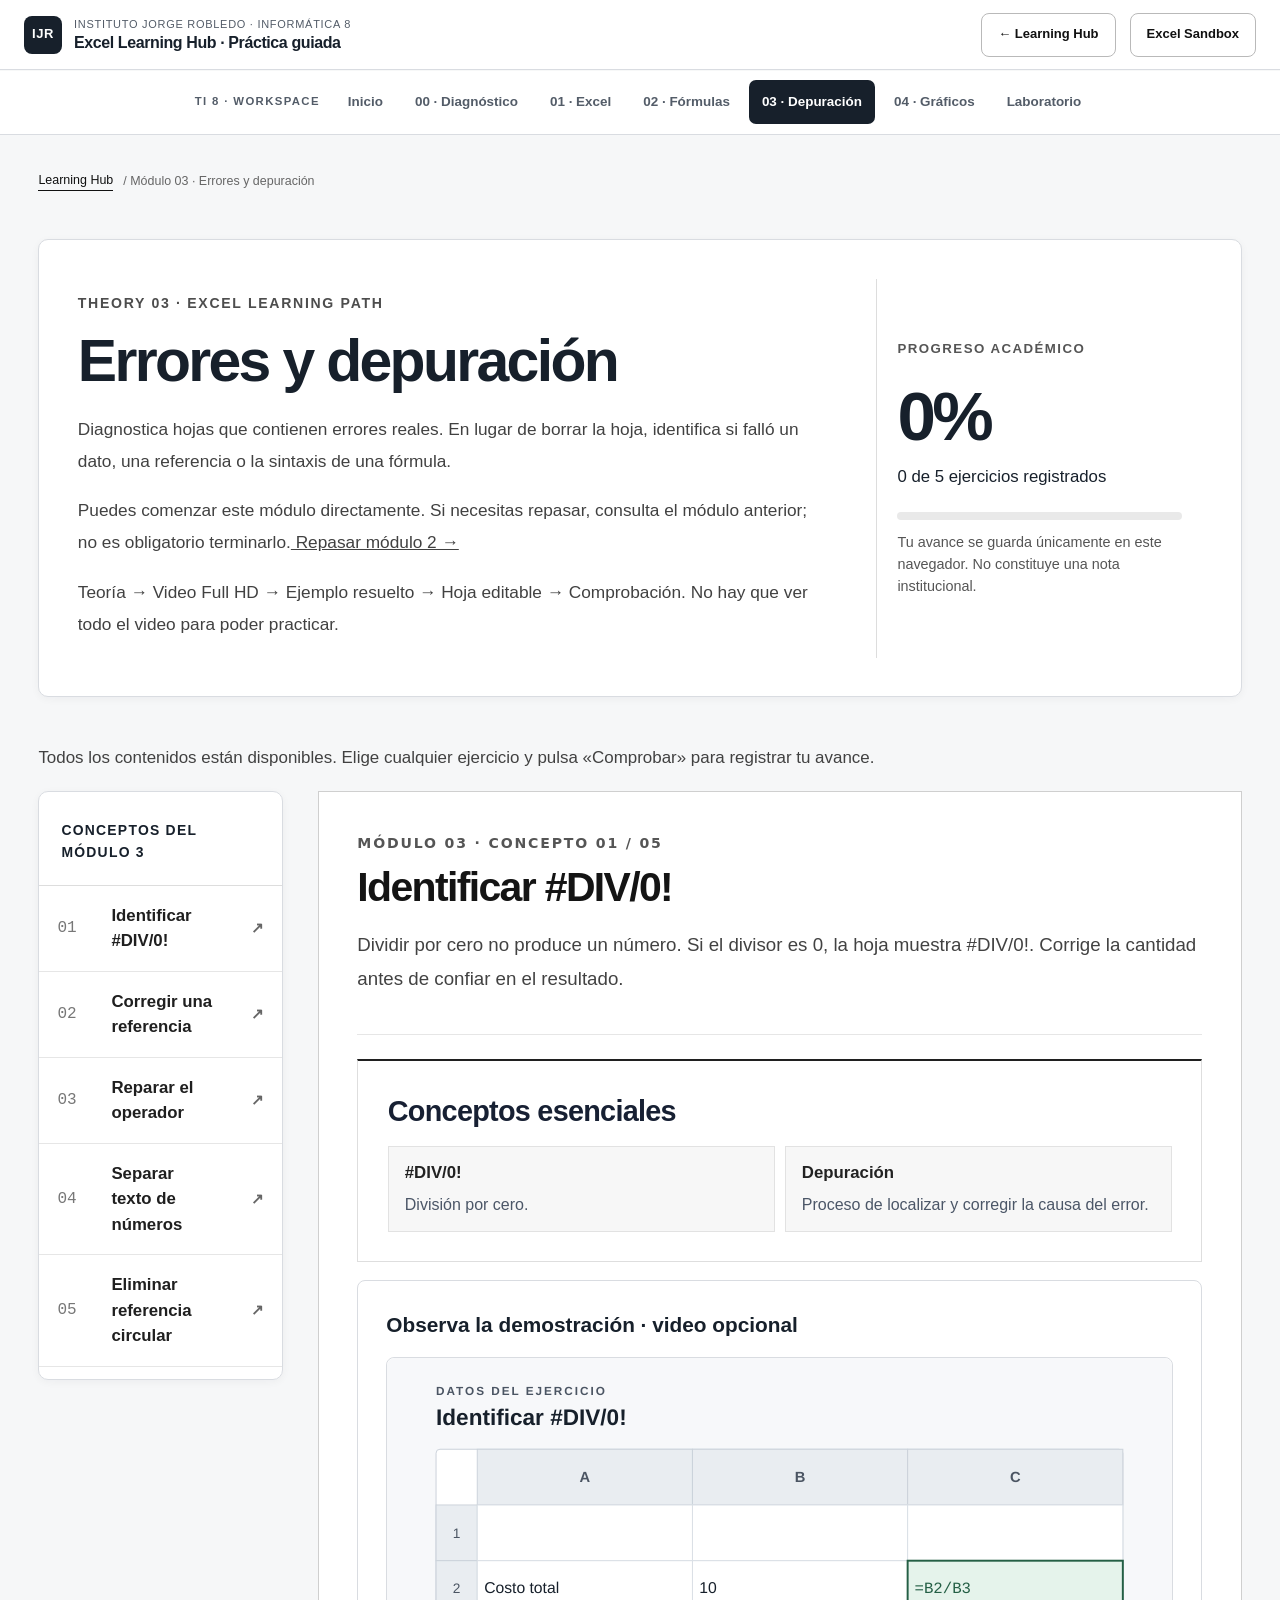
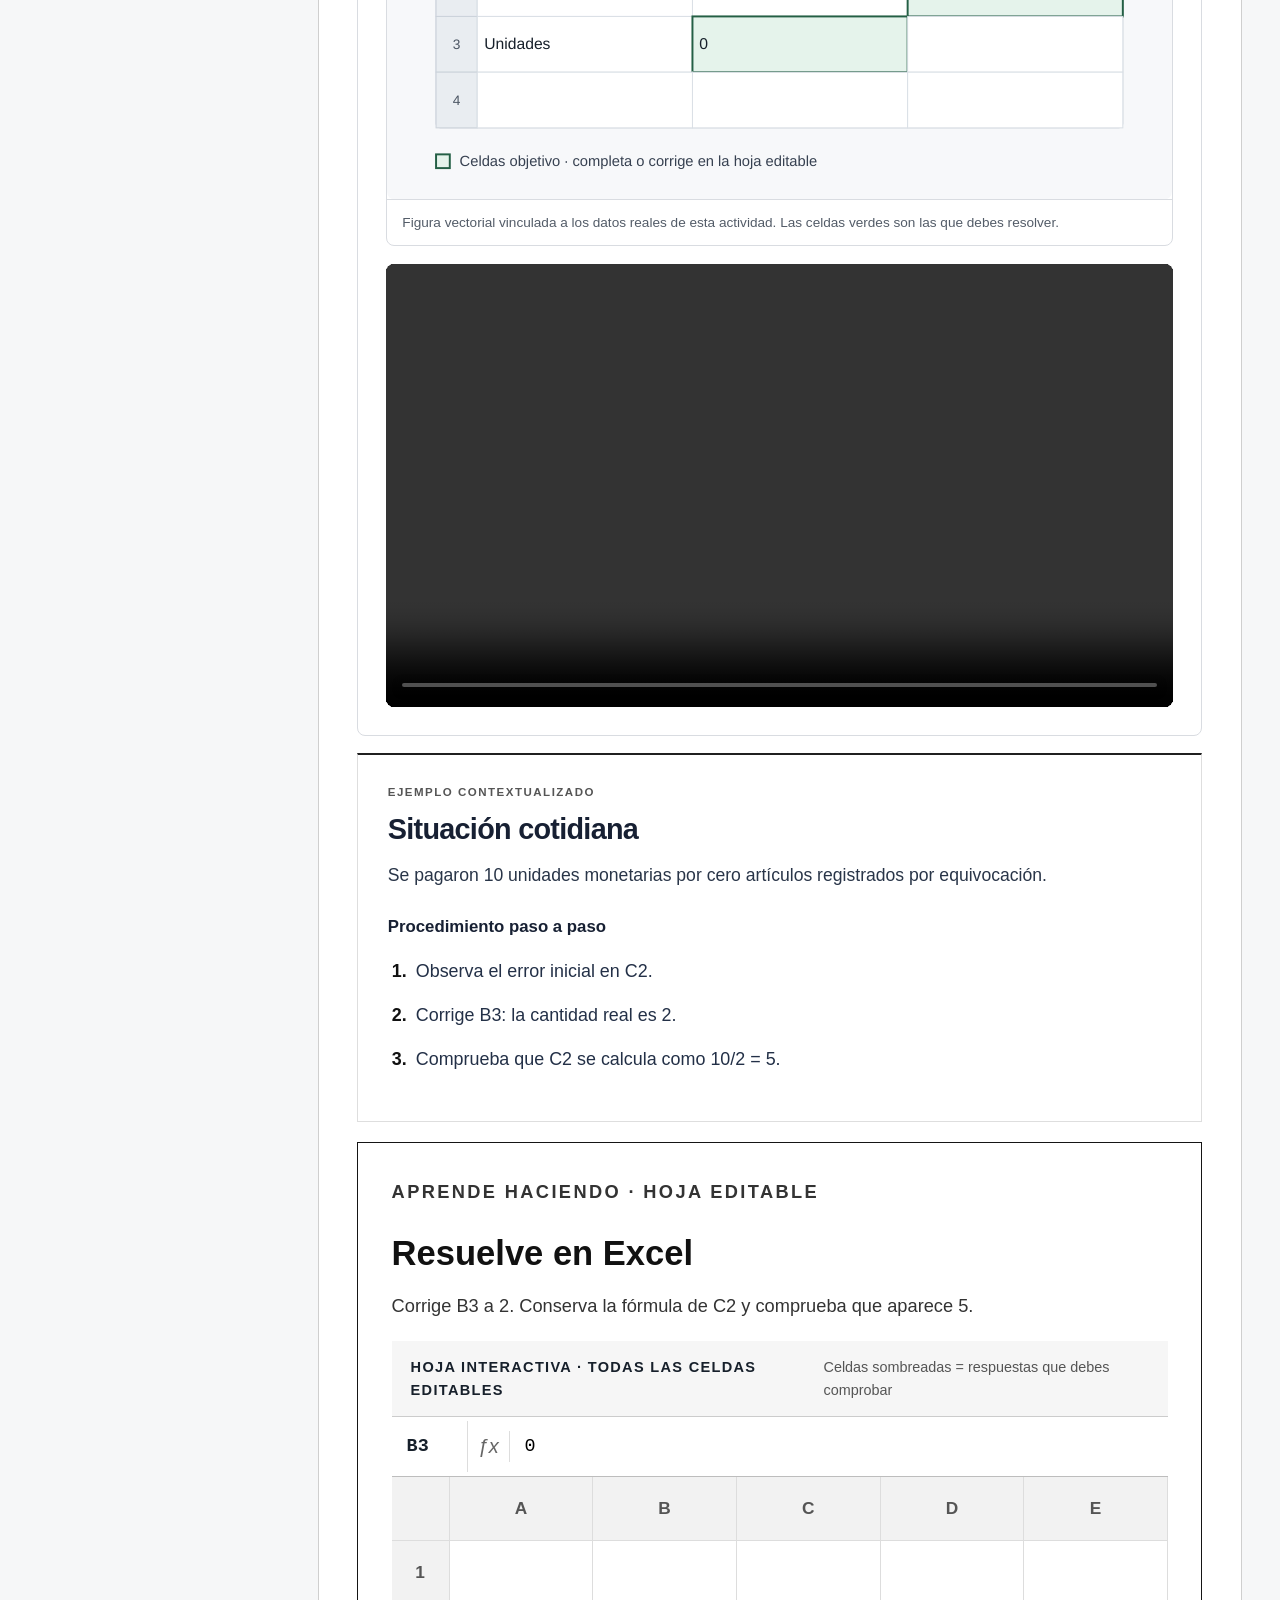
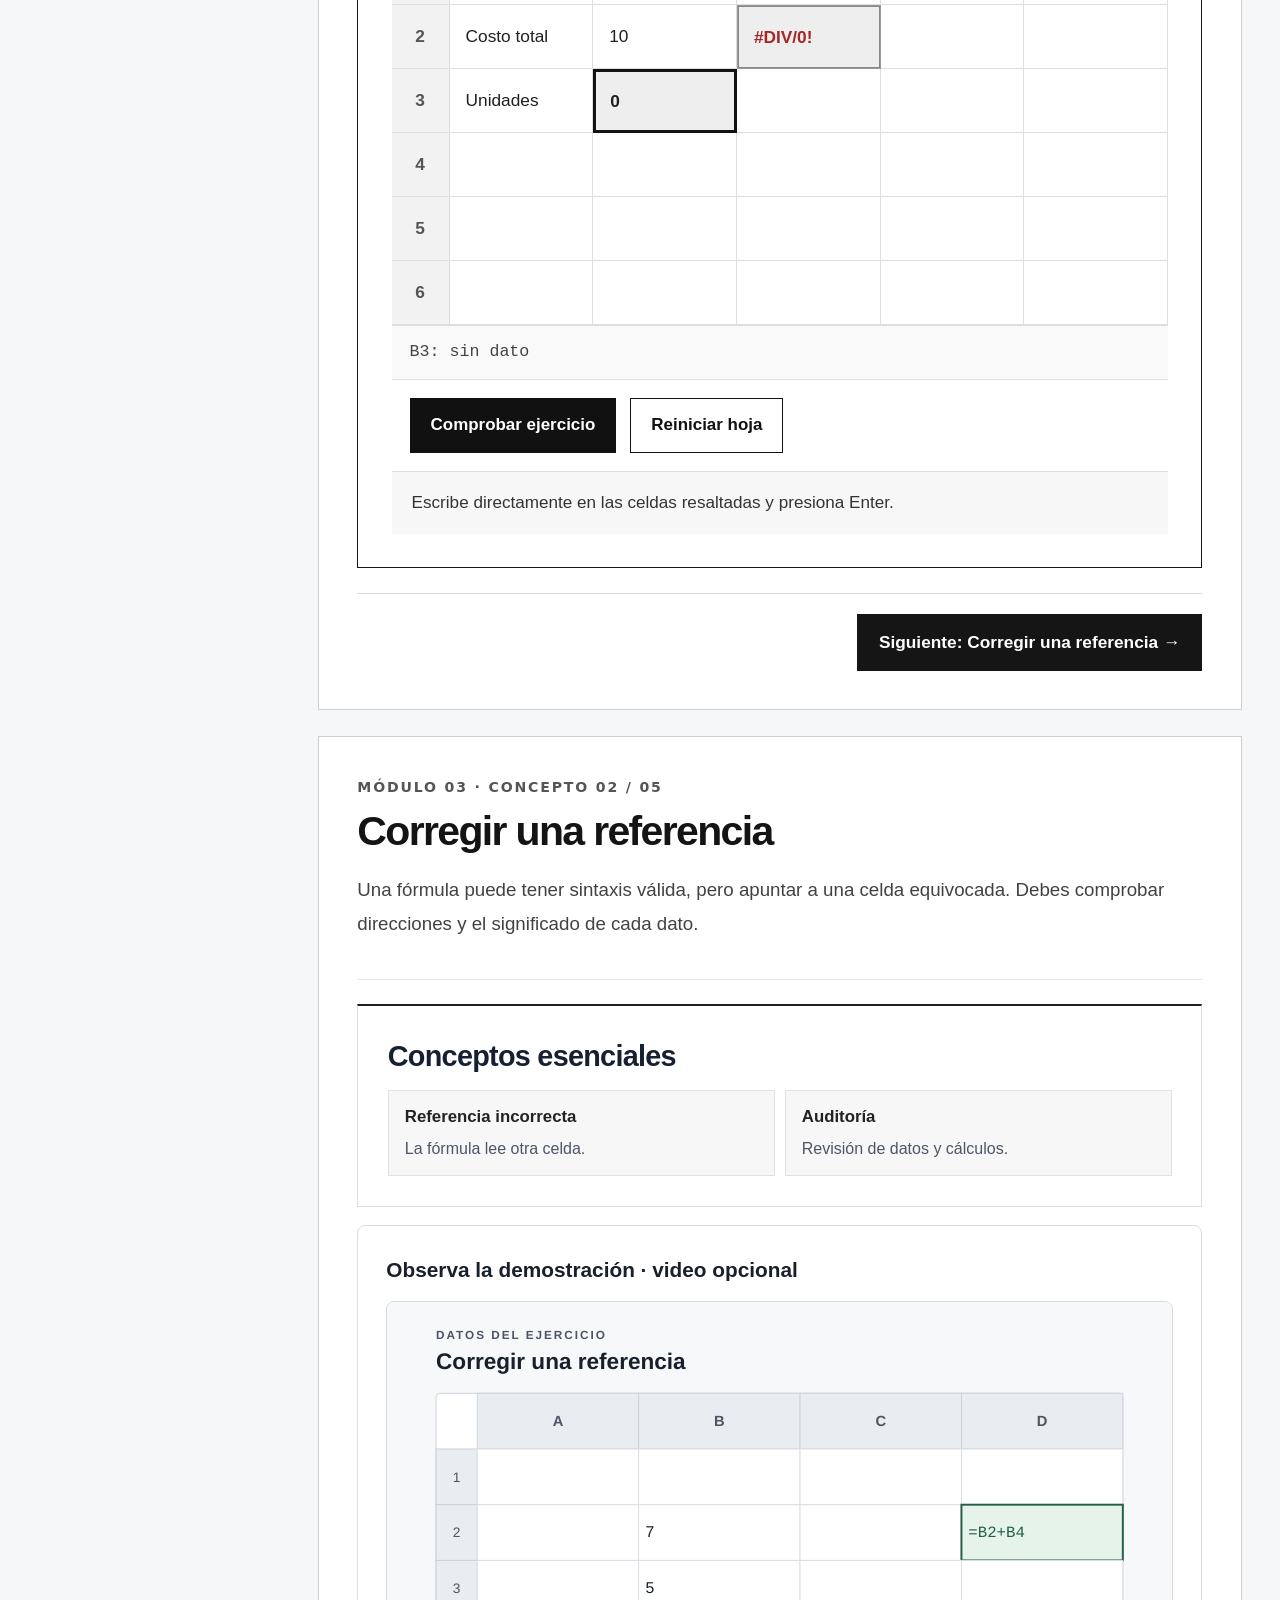
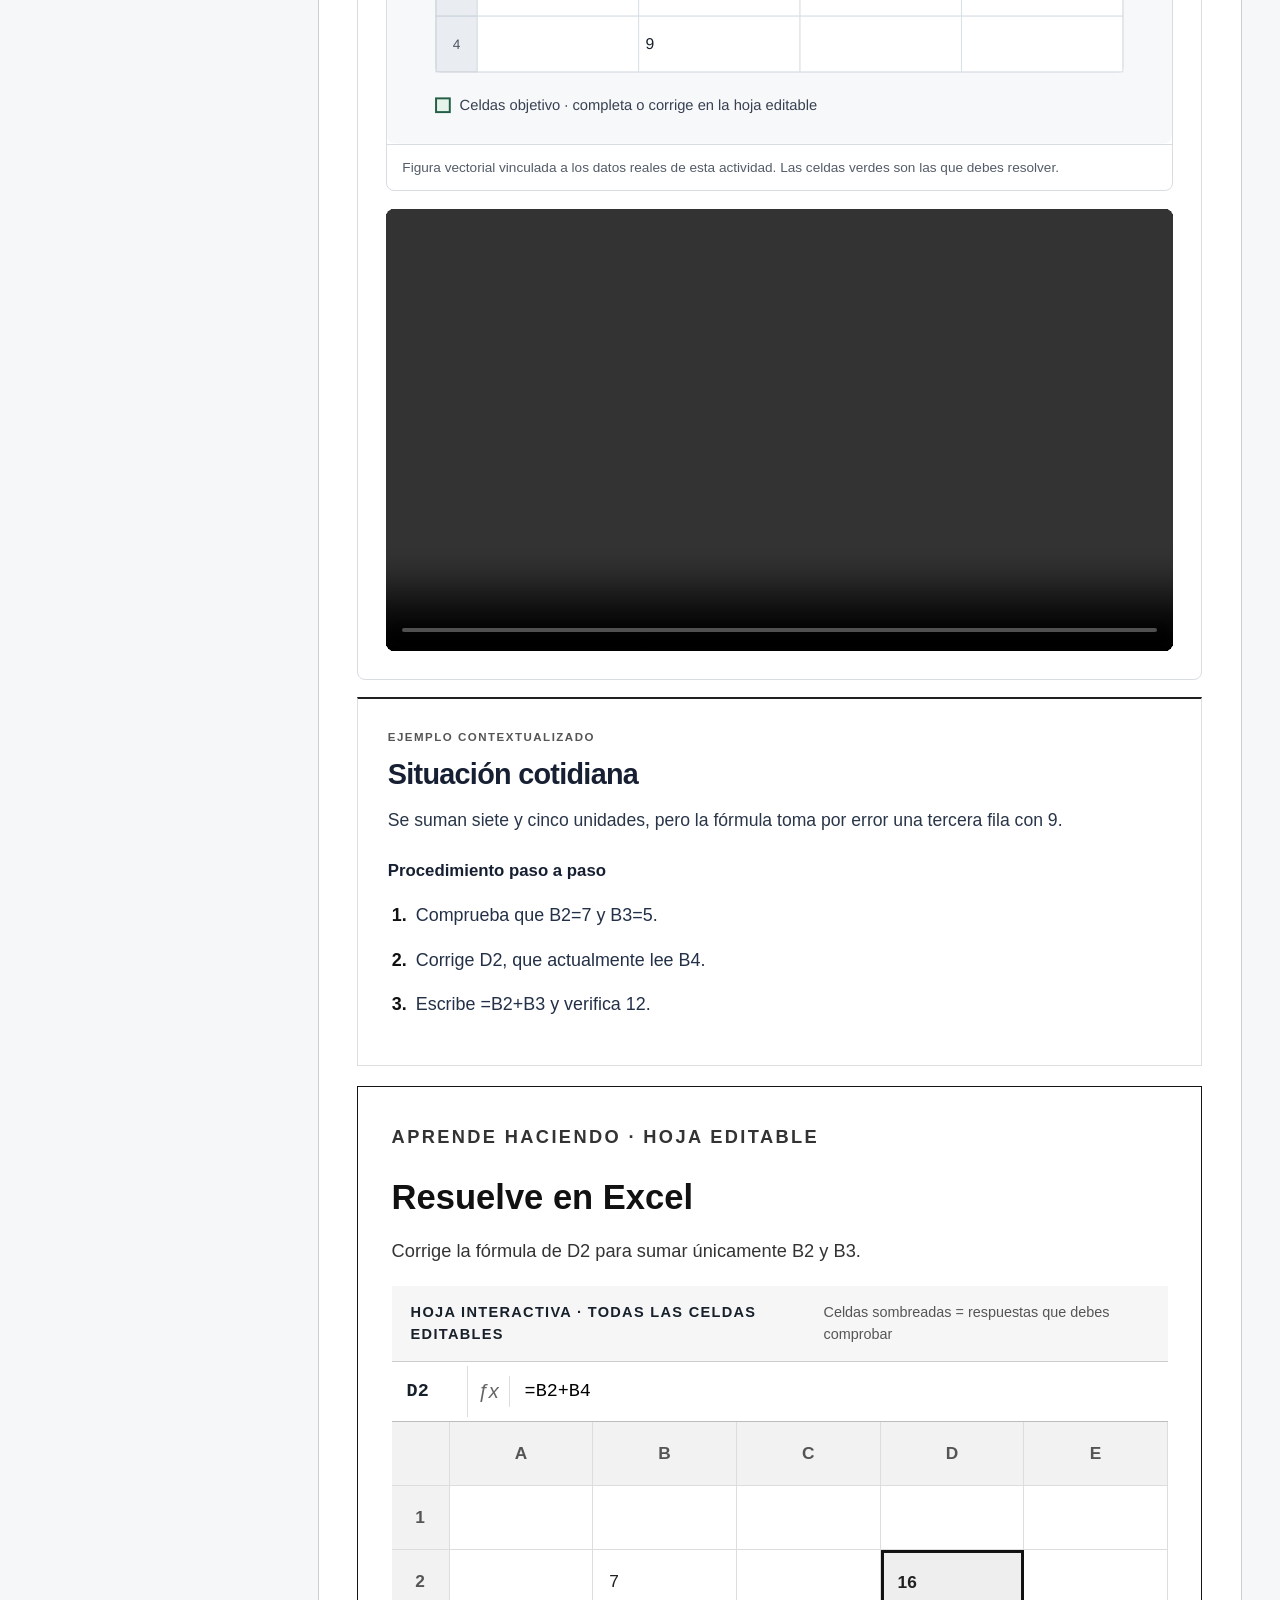
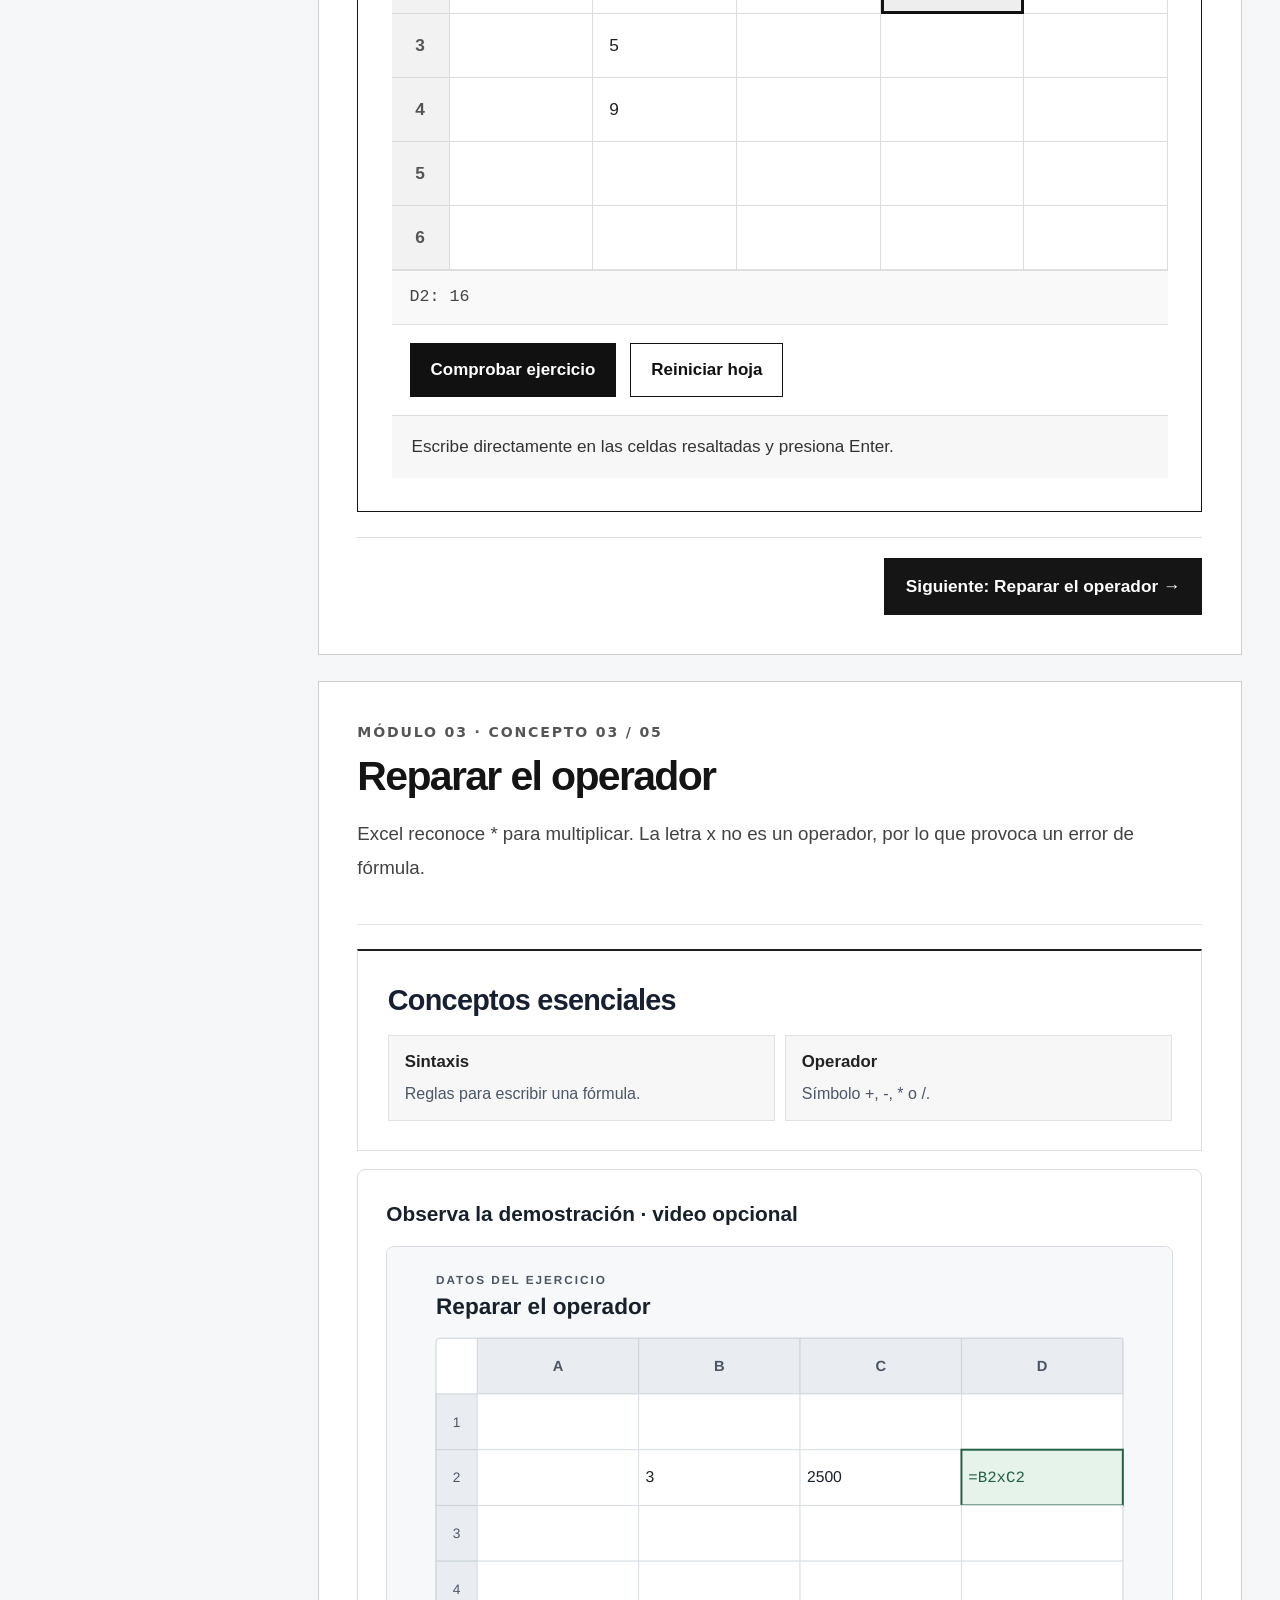
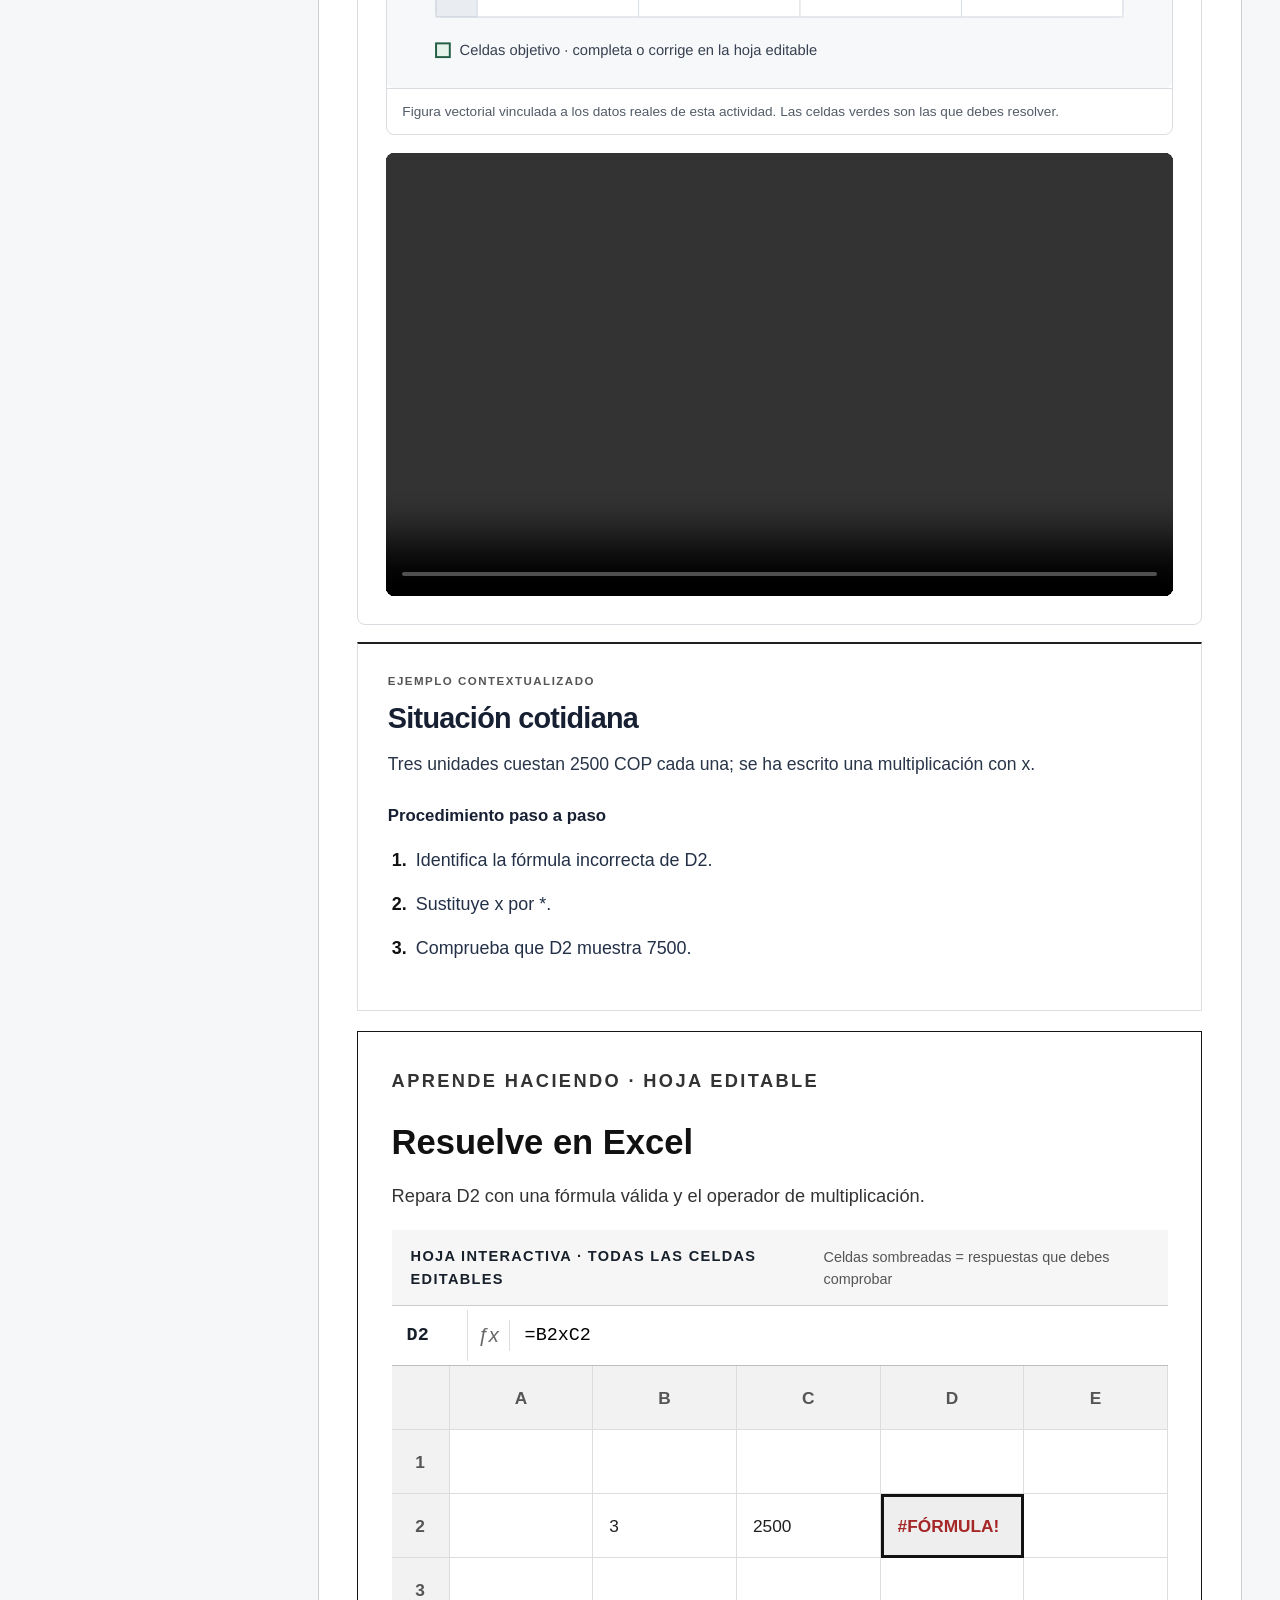
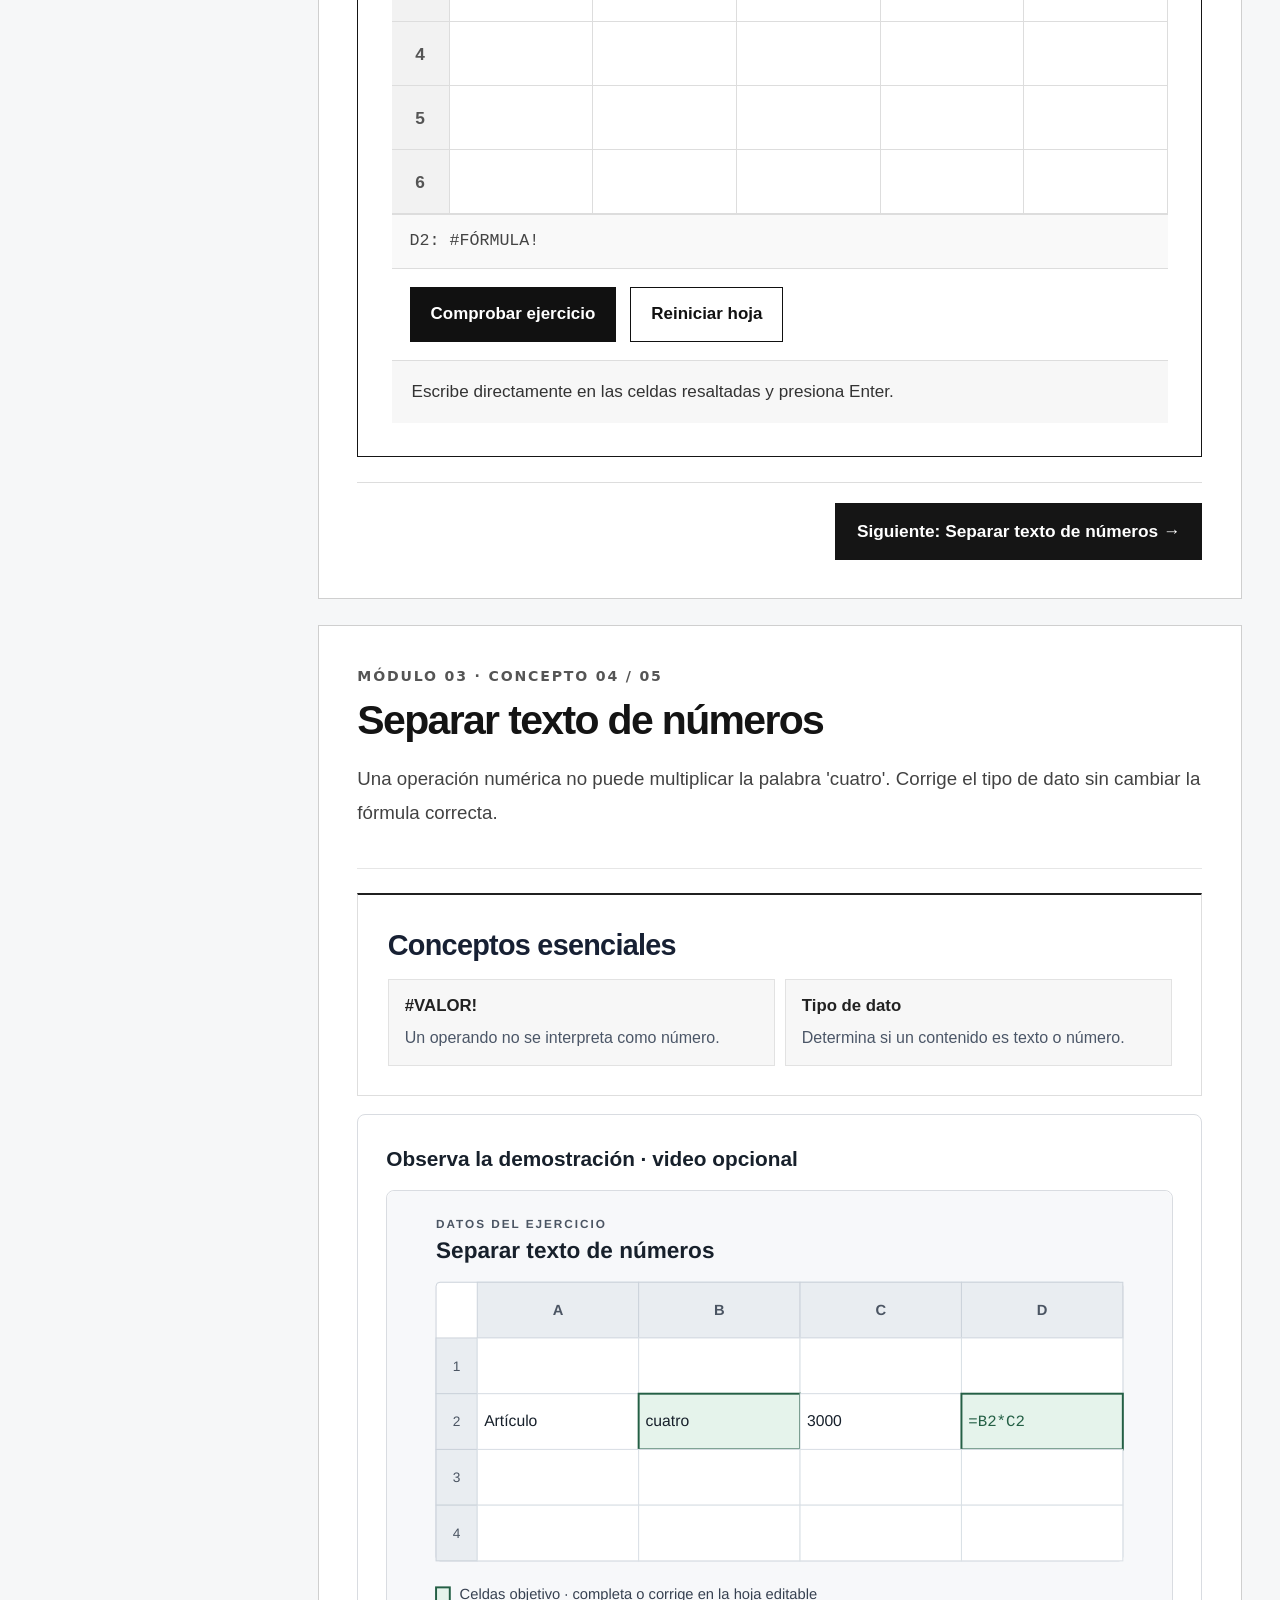
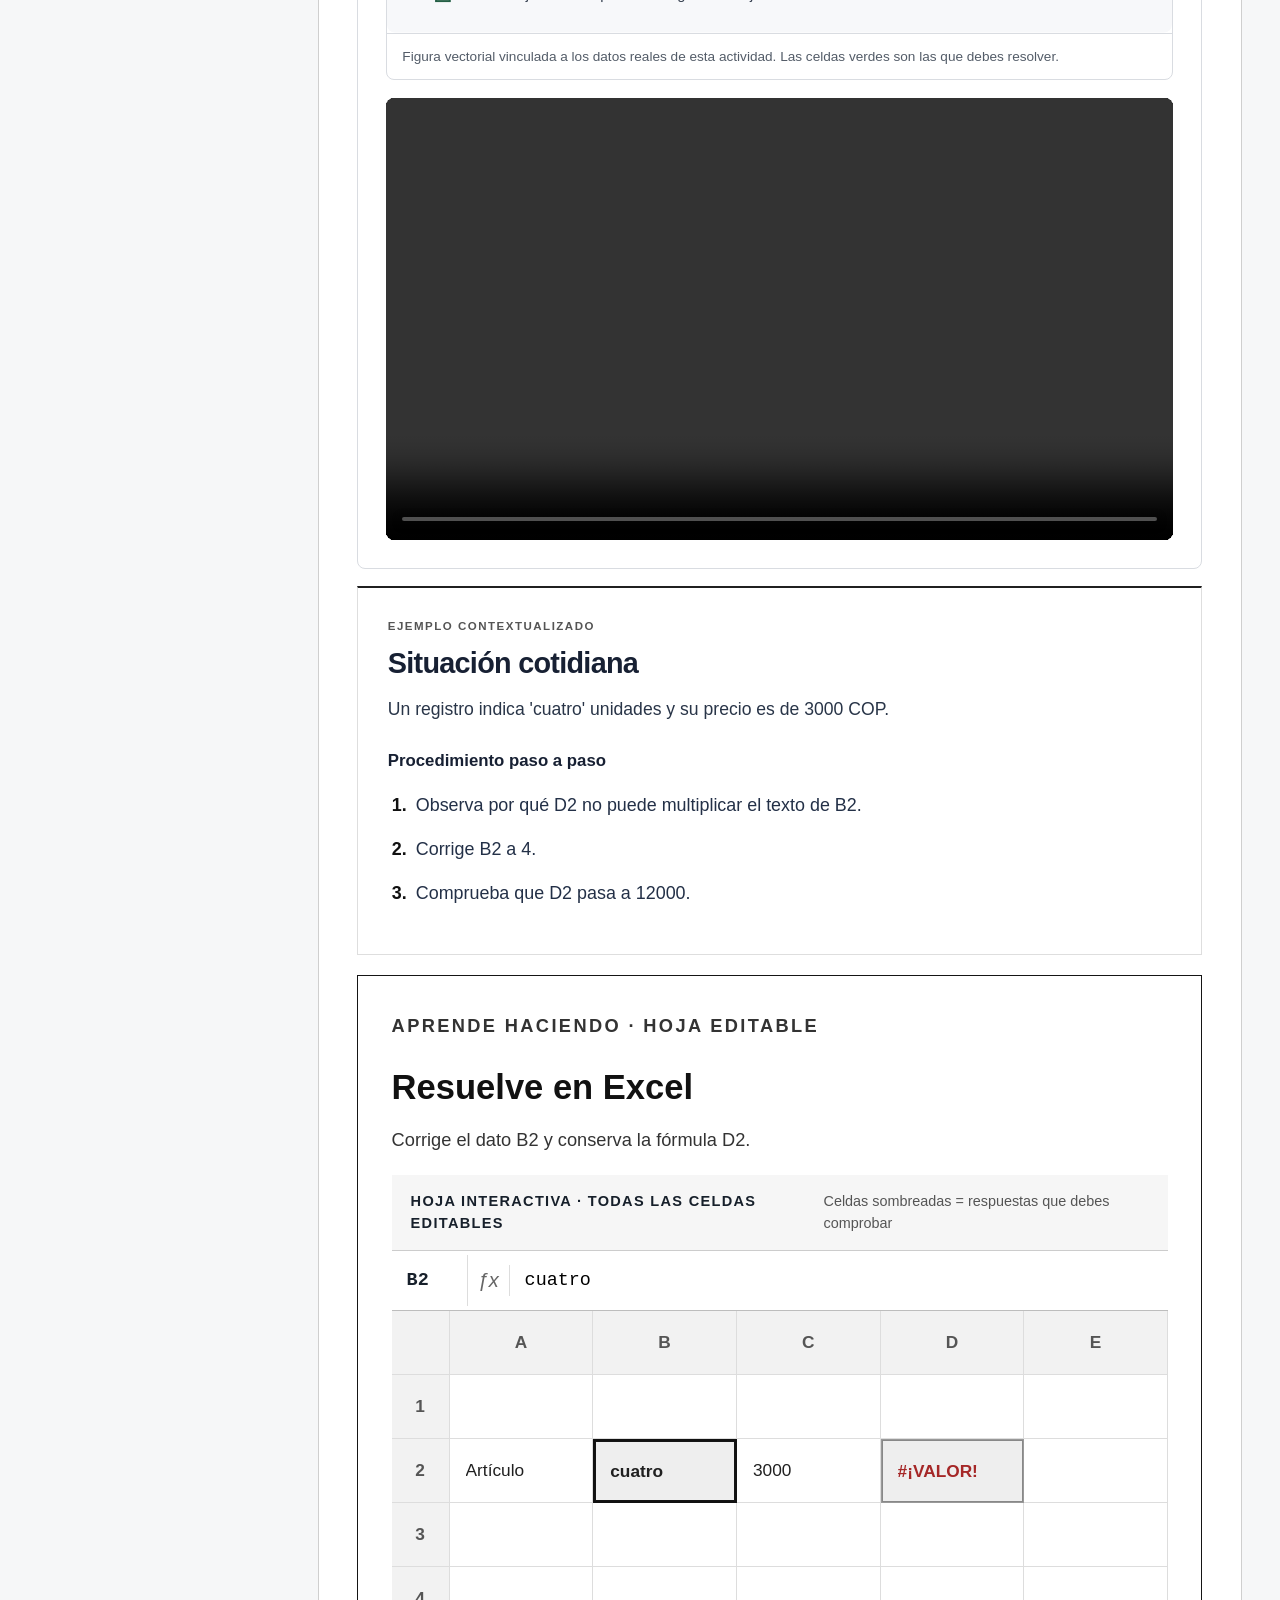
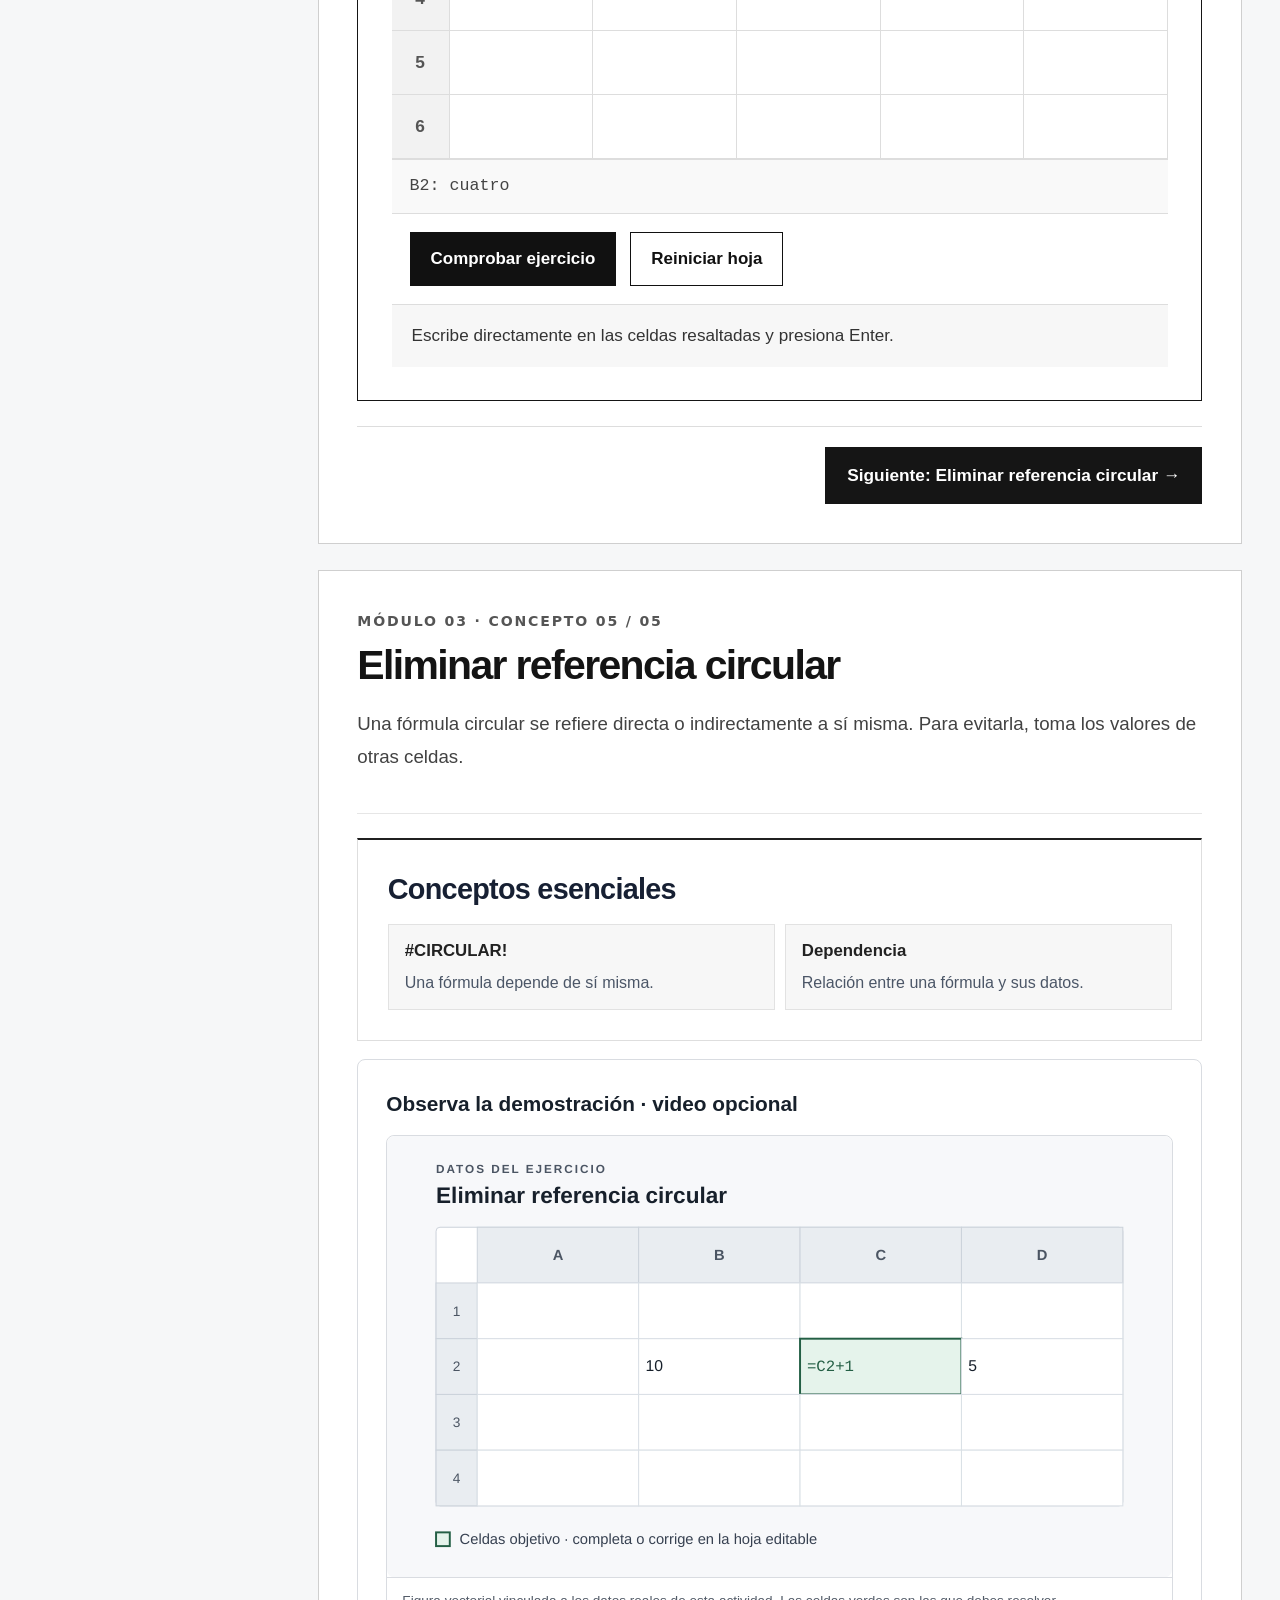
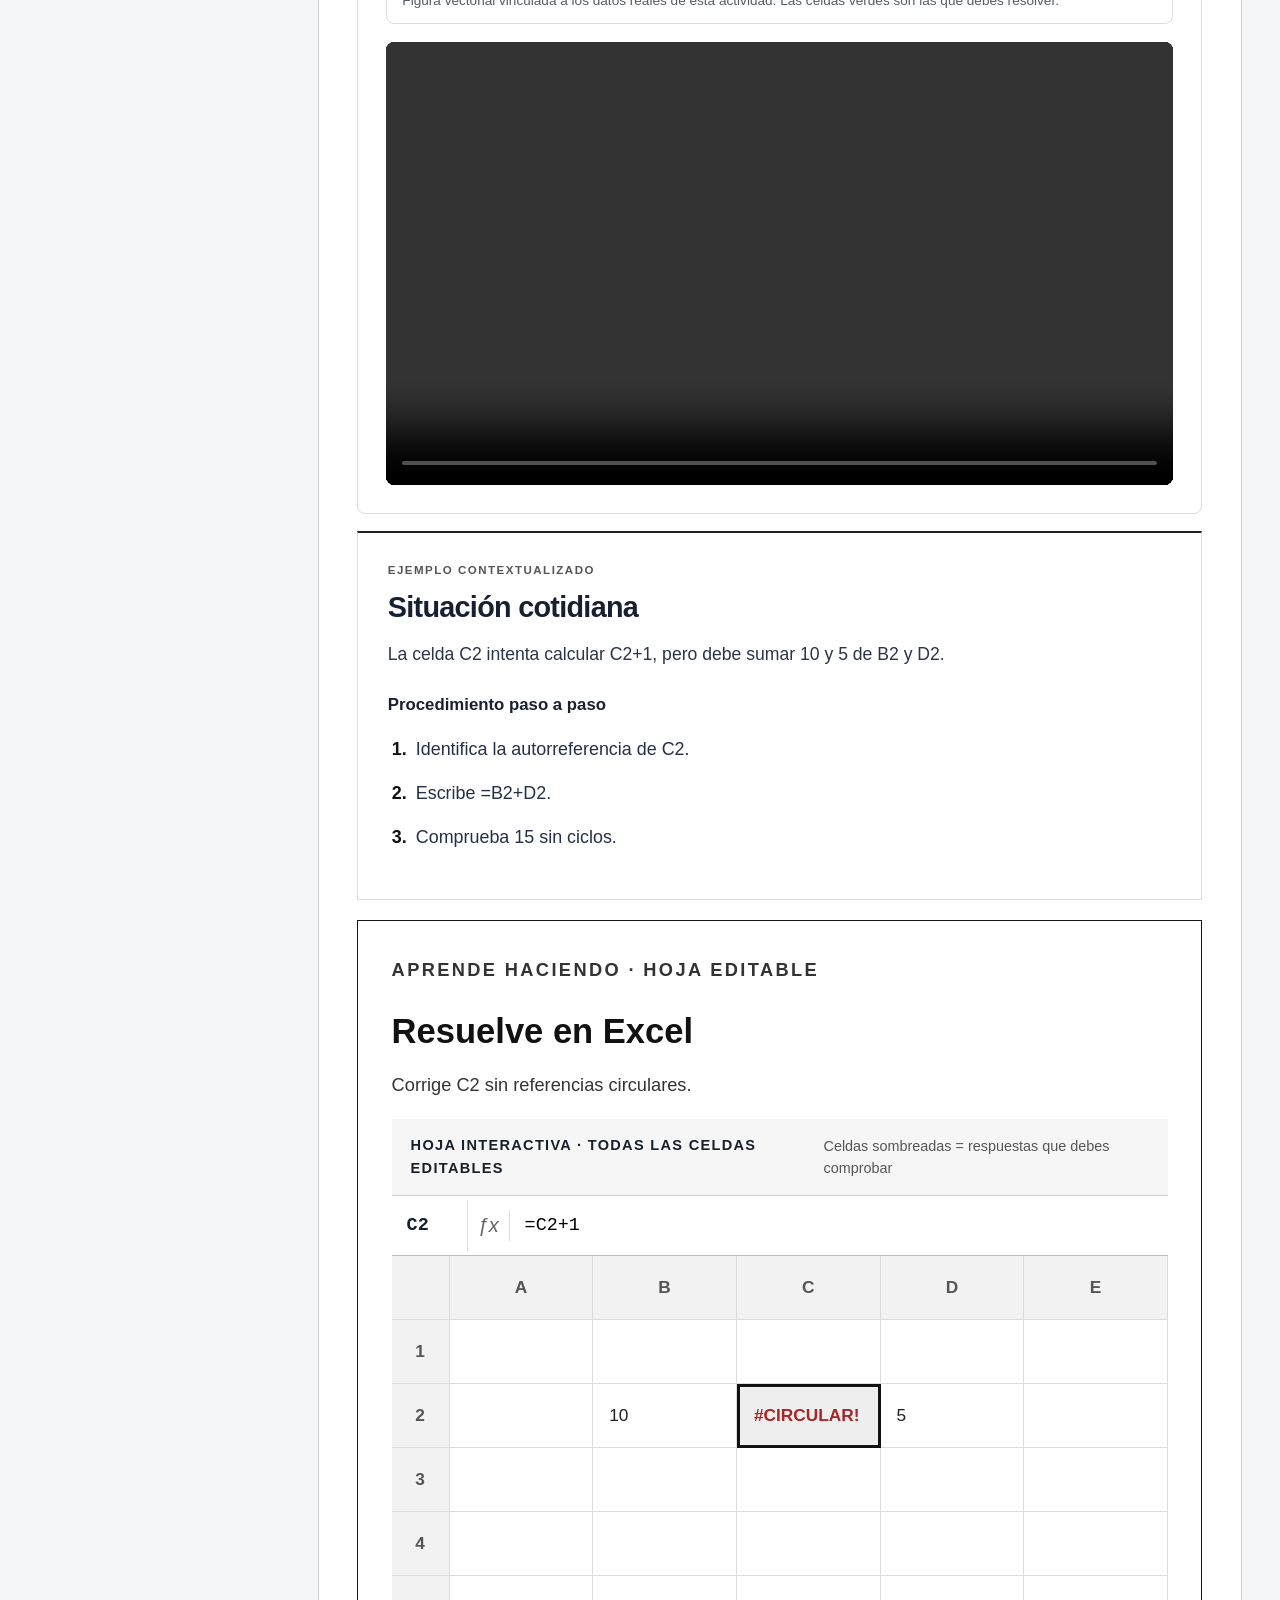
<file: unidad-03-excel/index.html>
<!doctype html>
<html lang="es" data-excel-module="3">
<head>
<meta charset="utf-8">
<meta name="viewport" content="width=device-width,initial-scale=1">
<title>Módulo 3 · Errores y depuración | IJR Informática 8</title>
<meta name="description" content="Aprende a diagnosticar y corregir errores de sintaxis, referencias, datos y división por cero.">
<link rel="stylesheet" href="../styles.css">
<link rel="stylesheet" href="../split-layout.css">
<link rel="stylesheet" href="../pedagogia-modulos.css?v=20261119">
<link rel="stylesheet" href="../unidad-01-excel/theory-journey.css?v=ti8-m24">
<link rel="stylesheet" href="../excel-modules.css?v=ti8-m24">
<link rel="stylesheet" href="../studio-shell.css?v=20261125-open4">
</head>
<body>
<header class="topbar">
 <a class="brand" href="../"><span class="brand-mark">IJR</span><span><small>Instituto Jorge Robledo · Informática 8</small><strong>Excel Learning Hub · Práctica guiada</strong></span></a>
 <div class="top-actions"><a class="button button-light" href="../">← Learning Hub</a><a class="button button-light" href="../excel-sandbox/">Excel Sandbox</a></div>
</header>
<nav class="studio-nav" aria-label="Navegación de Informática 8"><span class="studio-nav-label">TI 8 · Workspace</span><a href="../">Inicio</a><a href="../unidad-00-diagnostico/">00 · Diagnóstico</a><a href="../unidad-01-excel/">01 · Excel</a><a href="../unidad-02-excel/">02 · Fórmulas</a><a href="../unidad-03-excel/" aria-current="page">03 · Depuración</a><a href="../unidad-04-excel/">04 · Gráficos</a><a href="../excel-sandbox/">Laboratorio</a></nav>

<main class="guided-shell">
 <div class="split-breadcrumb"><a href="../">Learning Hub</a><span> / Módulo 03 · Errores y depuración</span></div>
 <section class="module-header">
  <div><p class="module-overline" id="moduleNo">THEORY 03 · EXCEL LEARNING PATH</p><h1 id="moduleTitle">Errores y depuración</h1><p class="module-description" id="moduleIntro">Aprende a diagnosticar y corregir errores de sintaxis, referencias, datos y división por cero.</p><p class="module-description">Teoría → Video Full HD → Ejemplo resuelto → Hoja editable → Comprobación. No hay que ver todo el video para poder practicar.</p></div>
  <aside class="module-progress" aria-label="Avance registrado"><span class="eyebrow">PROGRESO ACADÉMICO</span><strong id="modulePercent">0%</strong><span id="moduleProgress">0 de 5 ejercicios registrados</span><div class="progress-track"><span id="moduleProgressBar"></span></div><small>Tu avance se guarda únicamente en este navegador. No constituye una nota institucional.</small></aside>
 </section>
 
 <section id="moduleContent" aria-label="Conceptos del módulo">
  <div class="module-feedback" role="status" aria-live="polite" id="moduleFeedback">Acceso libre · Todos los conceptos disponibles desde el inicio.</div>
  <div class="module-lesson-shell">
   <aside class="module-side"><h2 id="moduleIndexTitle">Conceptos del módulo 3</h2><nav id="moduleNav" class="journey-nav" aria-label="Ejercicios de libre acceso"></nav></aside>
   <div id="moduleLessons" aria-label="Teoría y ejercicios de Excel"></div><div class="ti8-static-content" id="moduleFallback"><p class="ti8-static-note">Consulta todo el contenido sin requisitos. Si la hoja interactiva no carga, puedes utilizar los datos y las instrucciones de cada actividad en Excel o en el <a href="../excel-sandbox/">laboratorio</a>.</p><nav aria-label="Índice de conceptos sin requisitos" class="ti8-static-index"><a href="#module-static-1">1. Identificar #DIV/0!</a><a href="#module-static-2">2. Corregir una referencia</a><a href="#module-static-3">3. Reparar el operador</a><a href="#module-static-4">4. Separar texto de números</a><a href="#module-static-5">5. Eliminar referencia circular</a></nav><article class="study-lesson ti8-static-lesson" id="module-static-1"><header class="study-lesson-head"><span class="study-index">CONCEPTO 1 / 5</span><h2>Identificar #DIV/0!</h2><p>Dividir por cero no produce un número. Si el divisor es 0, la hoja muestra #DIV/0!. Corrige la cantidad antes de confiar en el resultado.</p></header><dl class="ped-glossary"><div class="ped-term"><dt>#DIV/0!</dt><dd>División por cero.</dd></div><div class="ped-term"><dt>Depuración</dt><dd>Proceso de localizar y corregir la causa del error.</dd></div></dl><h3>Demostración</h3><video controls muted playsinline preload="none" src="../assets/videos/u01-division.mp4" aria-label="Video de Identificar #DIV/0!"></video><h3>Ejemplo resuelto</h3><p>Se pagaron 10 unidades monetarias por cero artículos registrados por equivocación.</p><ol><li>Observa el error inicial en C2.</li><li>Corrige B3: la cantidad real es 2.</li><li>Comprueba que C2 se calcula como 10/2 = 5.</li></ol><h3>Actividad</h3><p>Corrige B3 a 2. Conserva la fórmula de C2 y comprueba que aparece 5.</p><div class="live-sheet-scroll"><table class="ti8-static-sheet"><thead><tr><th scope="col">Fila</th><th scope="col">A</th><th scope="col">B</th><th scope="col">C</th><th scope="col">D</th><th scope="col">E</th></tr></thead><tbody><tr><th scope="row">1</th><td></td><td></td><td></td><td></td><td></td></tr><tr><th scope="row">2</th><td>Costo total</td><td>10</td><td>=B2/B3</td><td></td><td></td></tr><tr><th scope="row">3</th><td>Unidades</td><td>0</td><td></td><td></td><td></td></tr><tr><th scope="row">4</th><td></td><td></td><td></td><td></td><td></td></tr><tr><th scope="row">5</th><td></td><td></td><td></td><td></td><td></td></tr><tr><th scope="row">6</th><td></td><td></td><td></td><td></td><td></td></tr></tbody></table></div><p>No borres la fórmula: arregla el divisor B3.</p></article><article class="study-lesson ti8-static-lesson" id="module-static-2"><header class="study-lesson-head"><span class="study-index">CONCEPTO 2 / 5</span><h2>Corregir una referencia</h2><p>Una fórmula puede tener sintaxis válida, pero apuntar a una celda equivocada. Debes comprobar direcciones y el significado de cada dato.</p></header><dl class="ped-glossary"><div class="ped-term"><dt>Referencia incorrecta</dt><dd>La fórmula lee otra celda.</dd></div><div class="ped-term"><dt>Auditoría</dt><dd>Revisión de datos y cálculos.</dd></div></dl><h3>Demostración</h3><video controls muted playsinline preload="none" src="../assets/videos/u01-addition.mp4" aria-label="Video de Corregir una referencia"></video><h3>Ejemplo resuelto</h3><p>Se suman siete y cinco unidades, pero la fórmula toma por error una tercera fila con 9.</p><ol><li>Comprueba que B2=7 y B3=5.</li><li>Corrige D2, que actualmente lee B4.</li><li>Escribe =B2+B3 y verifica 12.</li></ol><h3>Actividad</h3><p>Corrige la fórmula de D2 para sumar únicamente B2 y B3.</p><div class="live-sheet-scroll"><table class="ti8-static-sheet"><thead><tr><th scope="col">Fila</th><th scope="col">A</th><th scope="col">B</th><th scope="col">C</th><th scope="col">D</th><th scope="col">E</th></tr></thead><tbody><tr><th scope="row">1</th><td></td><td></td><td></td><td></td><td></td></tr><tr><th scope="row">2</th><td></td><td>7</td><td></td><td>=B2+B4</td><td></td></tr><tr><th scope="row">3</th><td></td><td>5</td><td></td><td></td><td></td></tr><tr><th scope="row">4</th><td></td><td>9</td><td></td><td></td><td></td></tr><tr><th scope="row">5</th><td></td><td></td><td></td><td></td><td></td></tr><tr><th scope="row">6</th><td></td><td></td><td></td><td></td><td></td></tr></tbody></table></div><p>La celda B4 no debe participar en esta suma.</p></article><article class="study-lesson ti8-static-lesson" id="module-static-3"><header class="study-lesson-head"><span class="study-index">CONCEPTO 3 / 5</span><h2>Reparar el operador</h2><p>Excel reconoce * para multiplicar. La letra x no es un operador, por lo que provoca un error de fórmula.</p></header><dl class="ped-glossary"><div class="ped-term"><dt>Sintaxis</dt><dd>Reglas para escribir una fórmula.</dd></div><div class="ped-term"><dt>Operador</dt><dd>Símbolo +, -, * o /.</dd></div></dl><h3>Demostración</h3><video controls muted playsinline preload="none" src="../assets/videos/u01-multiplication.mp4" aria-label="Video de Reparar el operador"></video><h3>Ejemplo resuelto</h3><p>Tres unidades cuestan 2500 COP cada una; se ha escrito una multiplicación con x.</p><ol><li>Identifica la fórmula incorrecta de D2.</li><li>Sustituye x por *.</li><li>Comprueba que D2 muestra 7500.</li></ol><h3>Actividad</h3><p>Repara D2 con una fórmula válida y el operador de multiplicación.</p><div class="live-sheet-scroll"><table class="ti8-static-sheet"><thead><tr><th scope="col">Fila</th><th scope="col">A</th><th scope="col">B</th><th scope="col">C</th><th scope="col">D</th><th scope="col">E</th></tr></thead><tbody><tr><th scope="row">1</th><td></td><td></td><td></td><td></td><td></td></tr><tr><th scope="row">2</th><td></td><td>3</td><td>2500</td><td>=B2xC2</td><td></td></tr><tr><th scope="row">3</th><td></td><td></td><td></td><td></td><td></td></tr><tr><th scope="row">4</th><td></td><td></td><td></td><td></td><td></td></tr><tr><th scope="row">5</th><td></td><td></td><td></td><td></td><td></td></tr><tr><th scope="row">6</th><td></td><td></td><td></td><td></td><td></td></tr></tbody></table></div><p>Multiplica con asterisco, no con la letra x.</p></article><article class="study-lesson ti8-static-lesson" id="module-static-4"><header class="study-lesson-head"><span class="study-index">CONCEPTO 4 / 5</span><h2>Separar texto de números</h2><p>Una operación numérica no puede multiplicar la palabra &#39;cuatro&#39;. Corrige el tipo de dato sin cambiar la fórmula correcta.</p></header><dl class="ped-glossary"><div class="ped-term"><dt>#VALOR!</dt><dd>Un operando no se interpreta como número.</dd></div><div class="ped-term"><dt>Tipo de dato</dt><dd>Determina si un contenido es texto o número.</dd></div></dl><h3>Demostración</h3><video controls muted playsinline preload="none" src="../assets/videos/u01-data.mp4" aria-label="Video de Separar texto de números"></video><h3>Ejemplo resuelto</h3><p>Un registro indica &#39;cuatro&#39; unidades y su precio es de 3000 COP.</p><ol><li>Observa por qué D2 no puede multiplicar el texto de B2.</li><li>Corrige B2 a 4.</li><li>Comprueba que D2 pasa a 12000.</li></ol><h3>Actividad</h3><p>Corrige el dato B2 y conserva la fórmula D2.</p><div class="live-sheet-scroll"><table class="ti8-static-sheet"><thead><tr><th scope="col">Fila</th><th scope="col">A</th><th scope="col">B</th><th scope="col">C</th><th scope="col">D</th><th scope="col">E</th></tr></thead><tbody><tr><th scope="row">1</th><td></td><td></td><td></td><td></td><td></td></tr><tr><th scope="row">2</th><td>Artículo</td><td>cuatro</td><td>3000</td><td>=B2*C2</td><td></td></tr><tr><th scope="row">3</th><td></td><td></td><td></td><td></td><td></td></tr><tr><th scope="row">4</th><td></td><td></td><td></td><td></td><td></td></tr><tr><th scope="row">5</th><td></td><td></td><td></td><td></td><td></td></tr><tr><th scope="row">6</th><td></td><td></td><td></td><td></td><td></td></tr></tbody></table></div><p>Escribe el número 4, no una palabra.</p></article><article class="study-lesson ti8-static-lesson" id="module-static-5"><header class="study-lesson-head"><span class="study-index">CONCEPTO 5 / 5</span><h2>Eliminar referencia circular</h2><p>Una fórmula circular se refiere directa o indirectamente a sí misma. Para evitarla, toma los valores de otras celdas.</p></header><dl class="ped-glossary"><div class="ped-term"><dt>#CIRCULAR!</dt><dd>Una fórmula depende de sí misma.</dd></div><div class="ped-term"><dt>Dependencia</dt><dd>Relación entre una fórmula y sus datos.</dd></div></dl><h3>Demostración</h3><video controls muted playsinline preload="none" src="../assets/videos/topic-03.mp4" aria-label="Video de Eliminar referencia circular"></video><h3>Ejemplo resuelto</h3><p>La celda C2 intenta calcular C2+1, pero debe sumar 10 y 5 de B2 y D2.</p><ol><li>Identifica la autorreferencia de C2.</li><li>Escribe =B2+D2.</li><li>Comprueba 15 sin ciclos.</li></ol><h3>Actividad</h3><p>Corrige C2 sin referencias circulares.</p><div class="live-sheet-scroll"><table class="ti8-static-sheet"><thead><tr><th scope="col">Fila</th><th scope="col">A</th><th scope="col">B</th><th scope="col">C</th><th scope="col">D</th><th scope="col">E</th></tr></thead><tbody><tr><th scope="row">1</th><td></td><td></td><td></td><td></td><td></td></tr><tr><th scope="row">2</th><td></td><td>10</td><td>=C2+1</td><td>5</td><td></td></tr><tr><th scope="row">3</th><td></td><td></td><td></td><td></td><td></td></tr><tr><th scope="row">4</th><td></td><td></td><td></td><td></td><td></td></tr><tr><th scope="row">5</th><td></td><td></td><td></td><td></td><td></td></tr><tr><th scope="row">6</th><td></td><td></td><td></td><td></td><td></td></tr></tbody></table></div><p>C2 no puede formar parte de su propia suma.</p></article></div>
  </div>
  <a id="finishModule" href="../unidad-04-excel/">Continuar al módulo 4 →</a>
 </section>
 <footer class="module-footer"><span class="ti8-build">Acceso libre · 20261125-open4</span> · Instituto Jorge Robledo · Informática 8 · 2026 · Material de práctica con evaluación formativa local.</footer>
</main>
<script src="../excel-modules-content.js?v=ti8-m24"></script>
<script src="../studio-exercise-figure.js?v=20261125"></script>
<script src="../excel-core.js?v=20261125-core1"></script>
<script src="../excel-modules-engine.js?v=20261125-open4"></script>
</body>
</html>
</file>
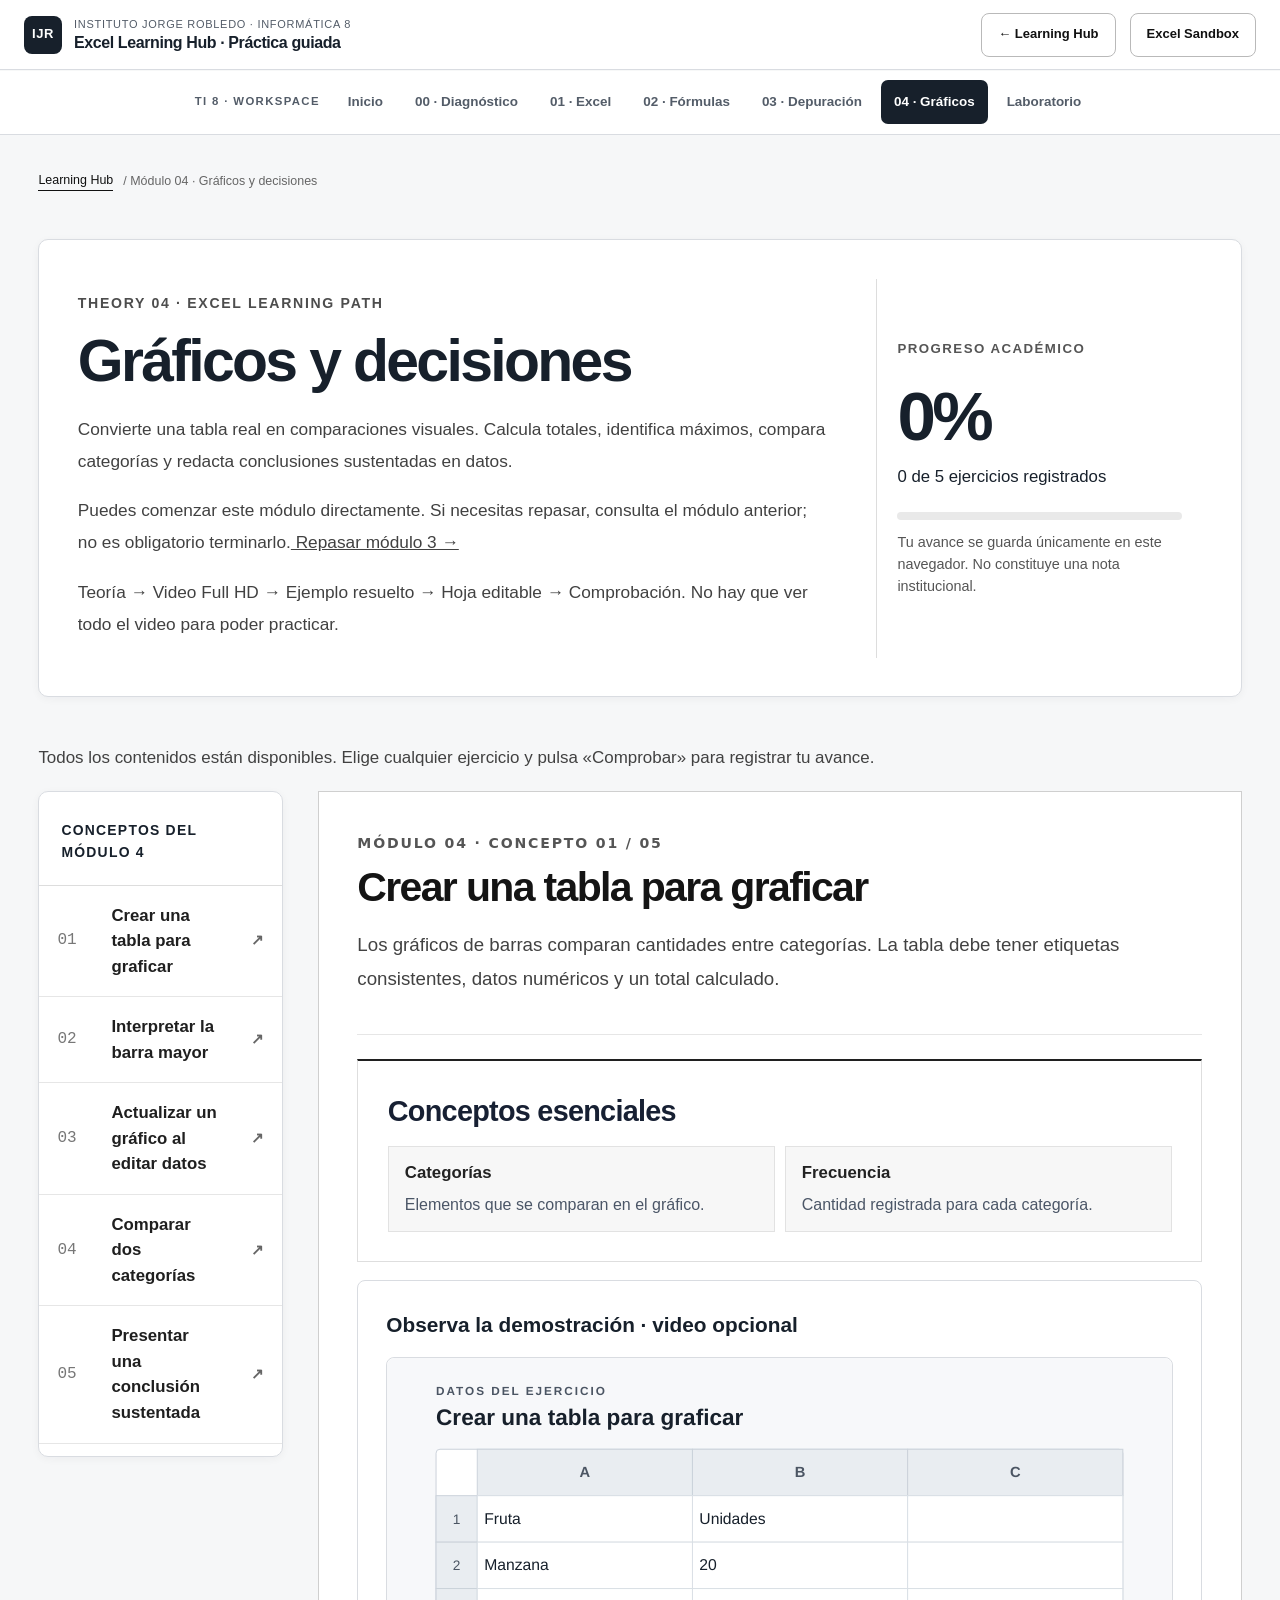
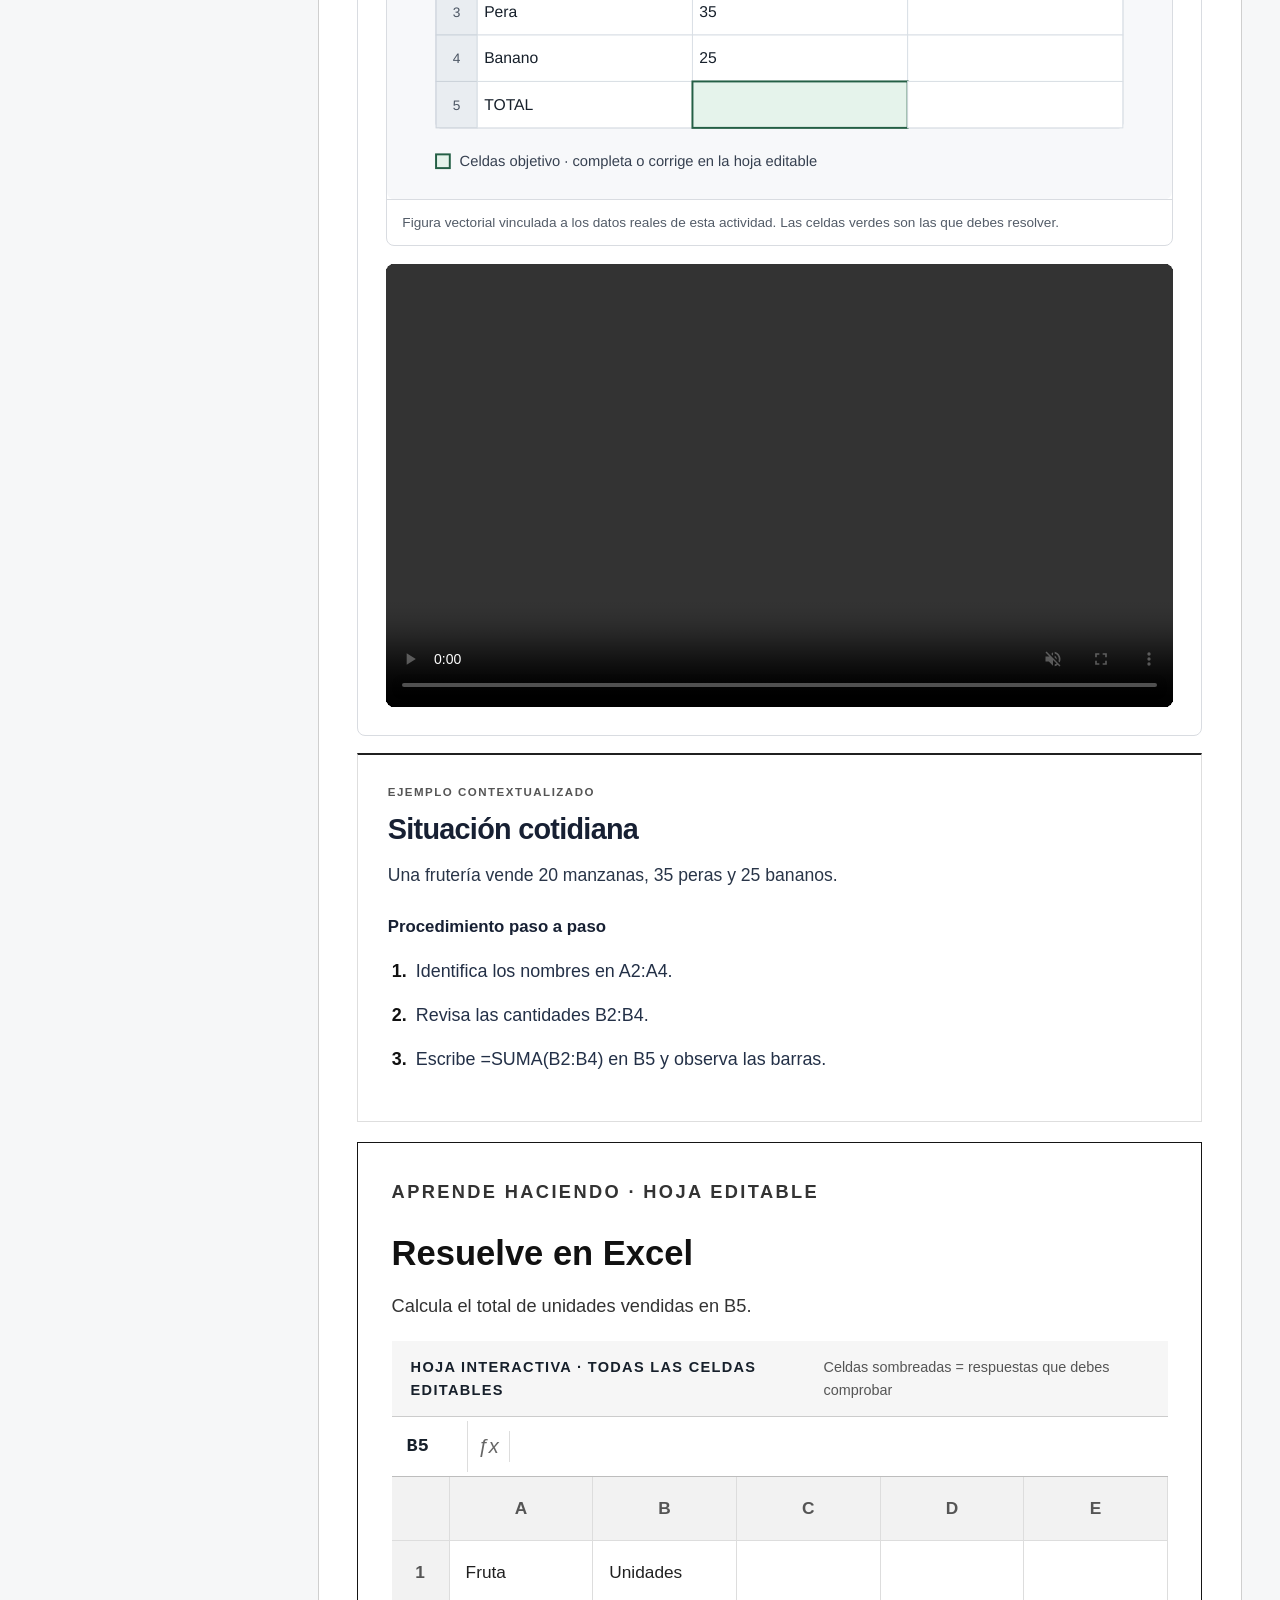
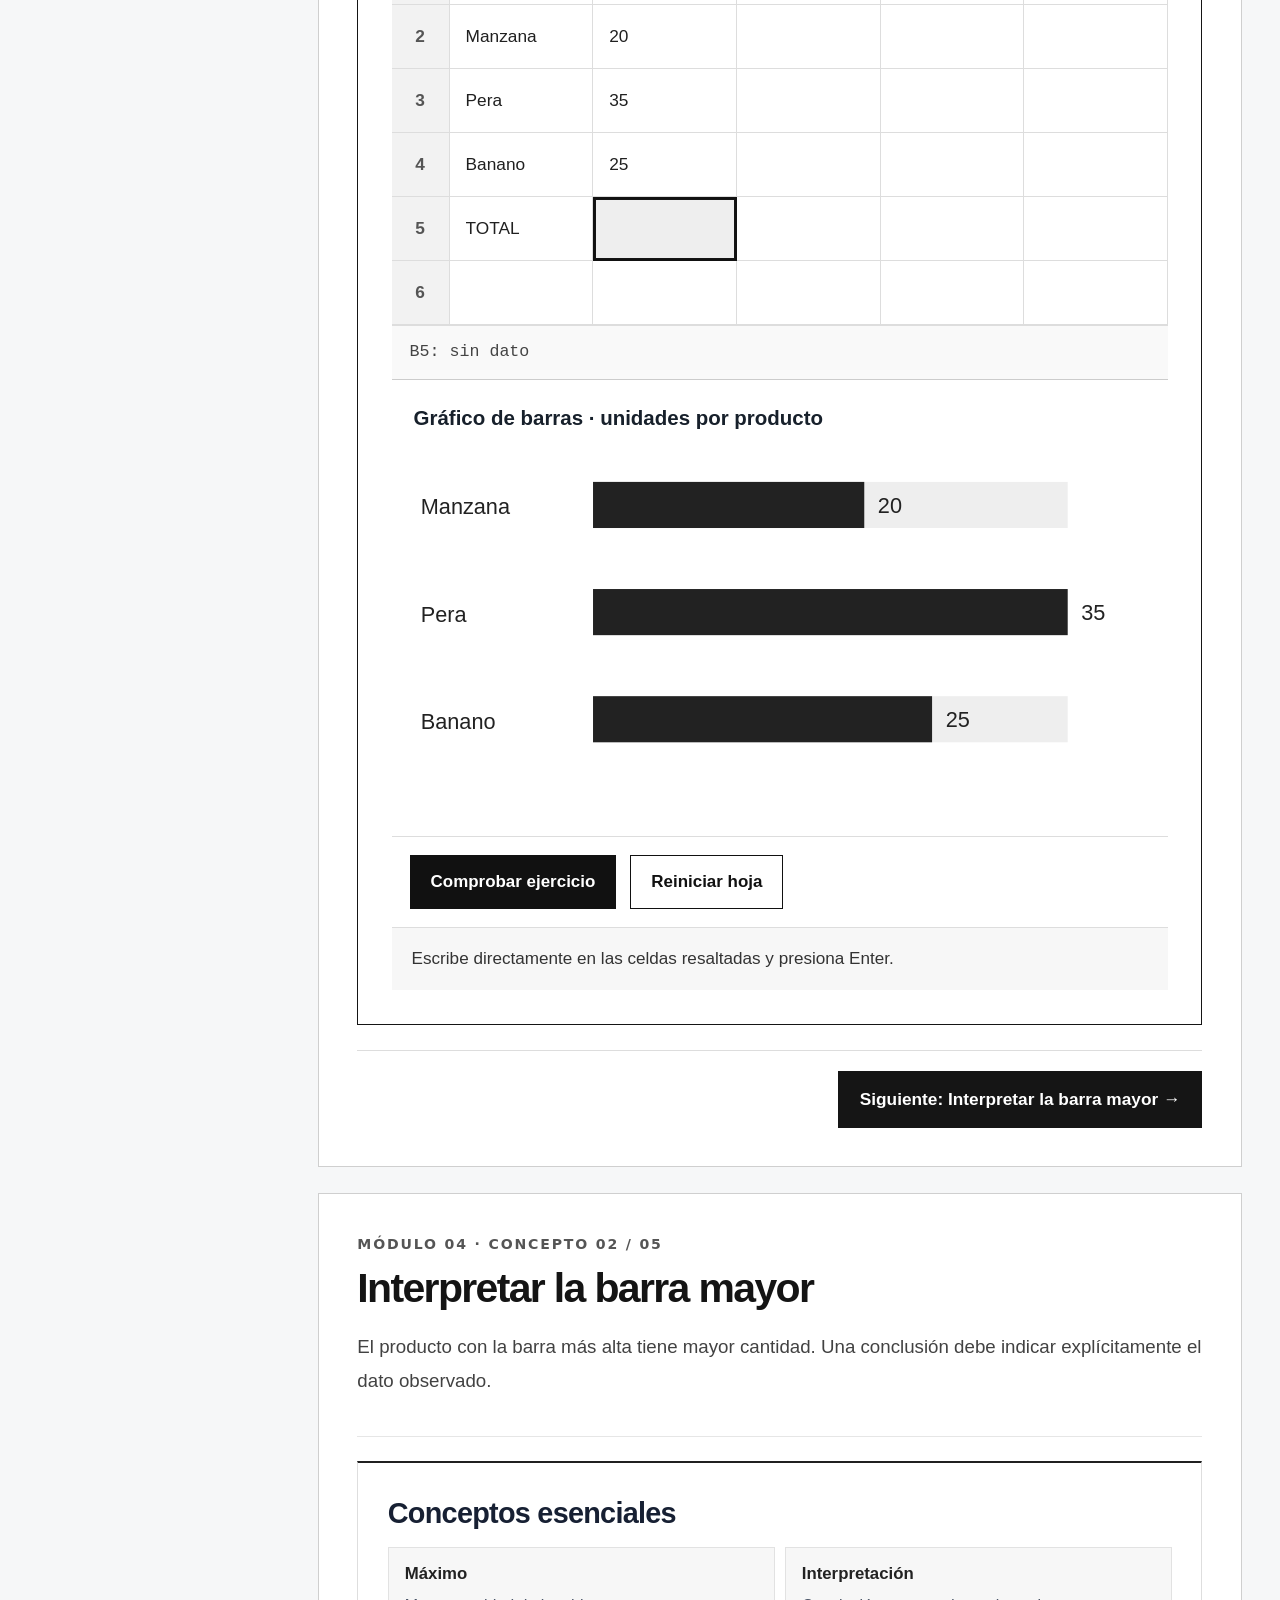
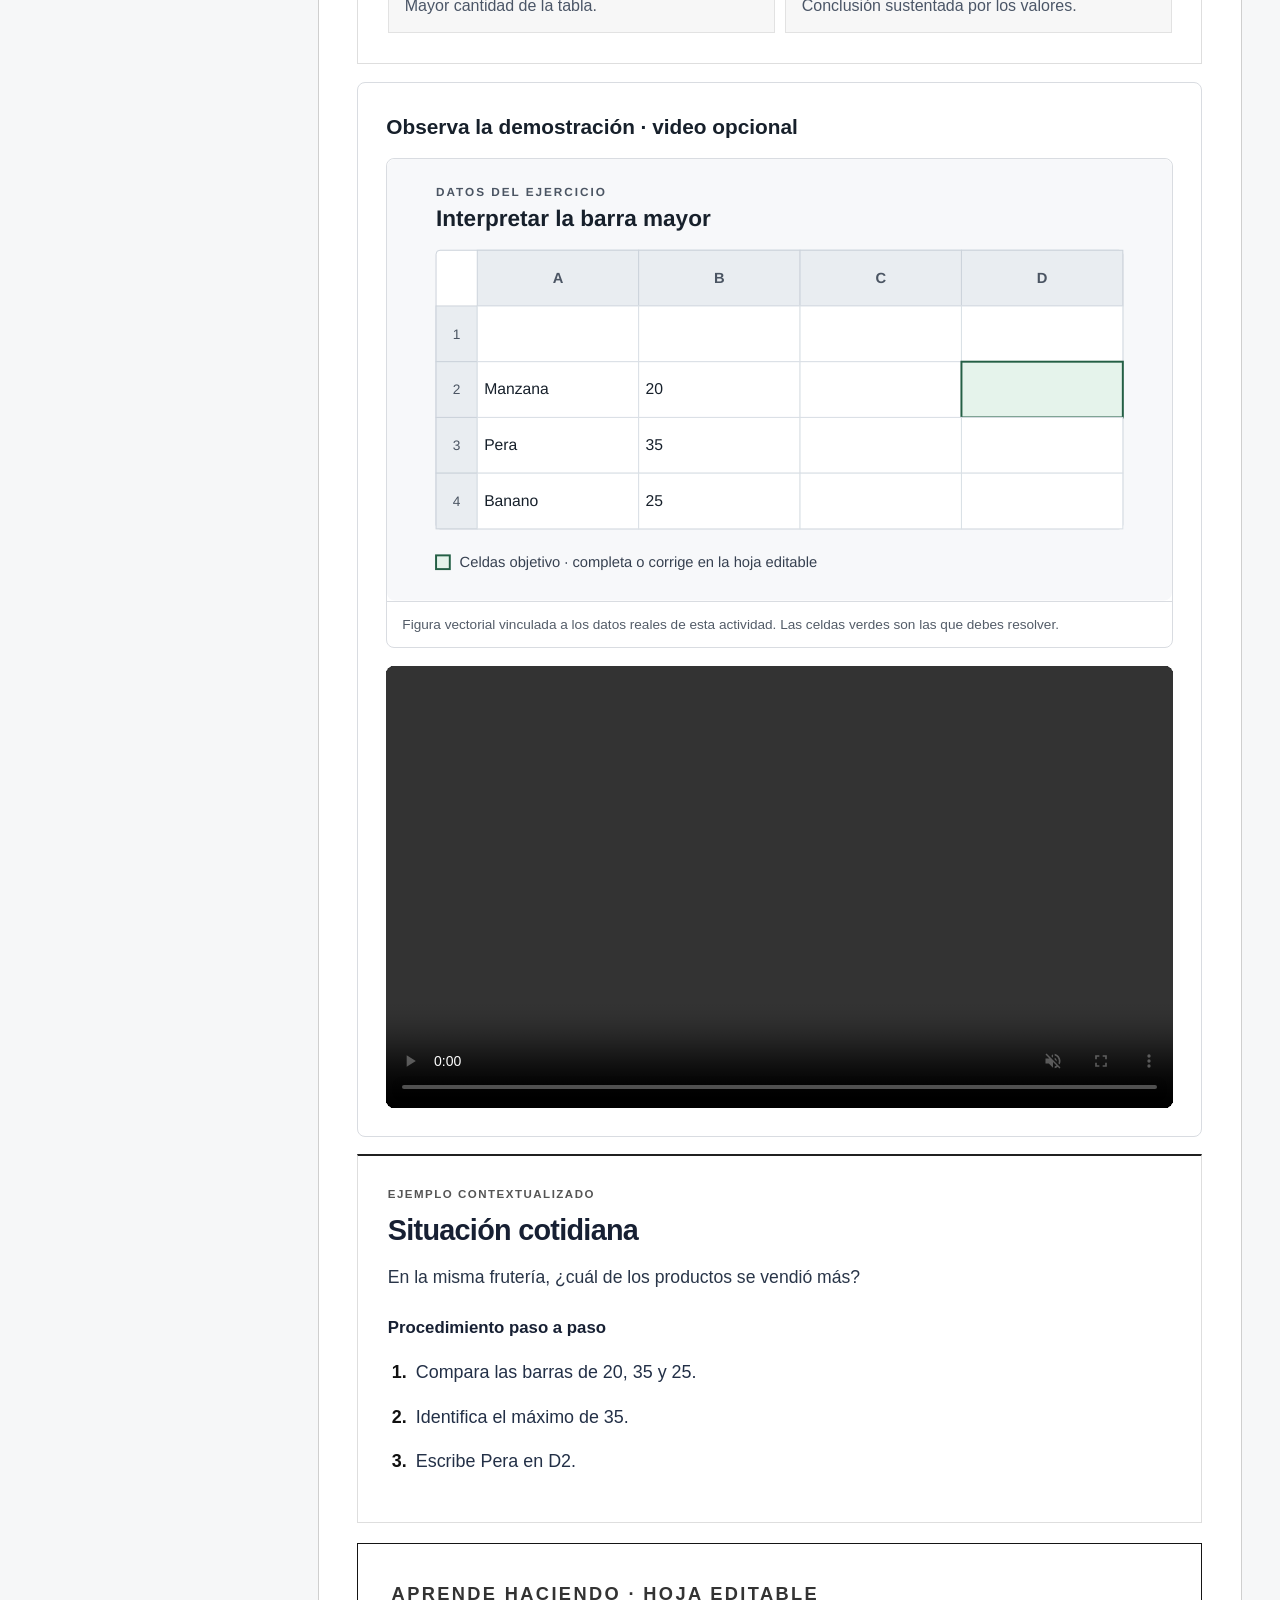
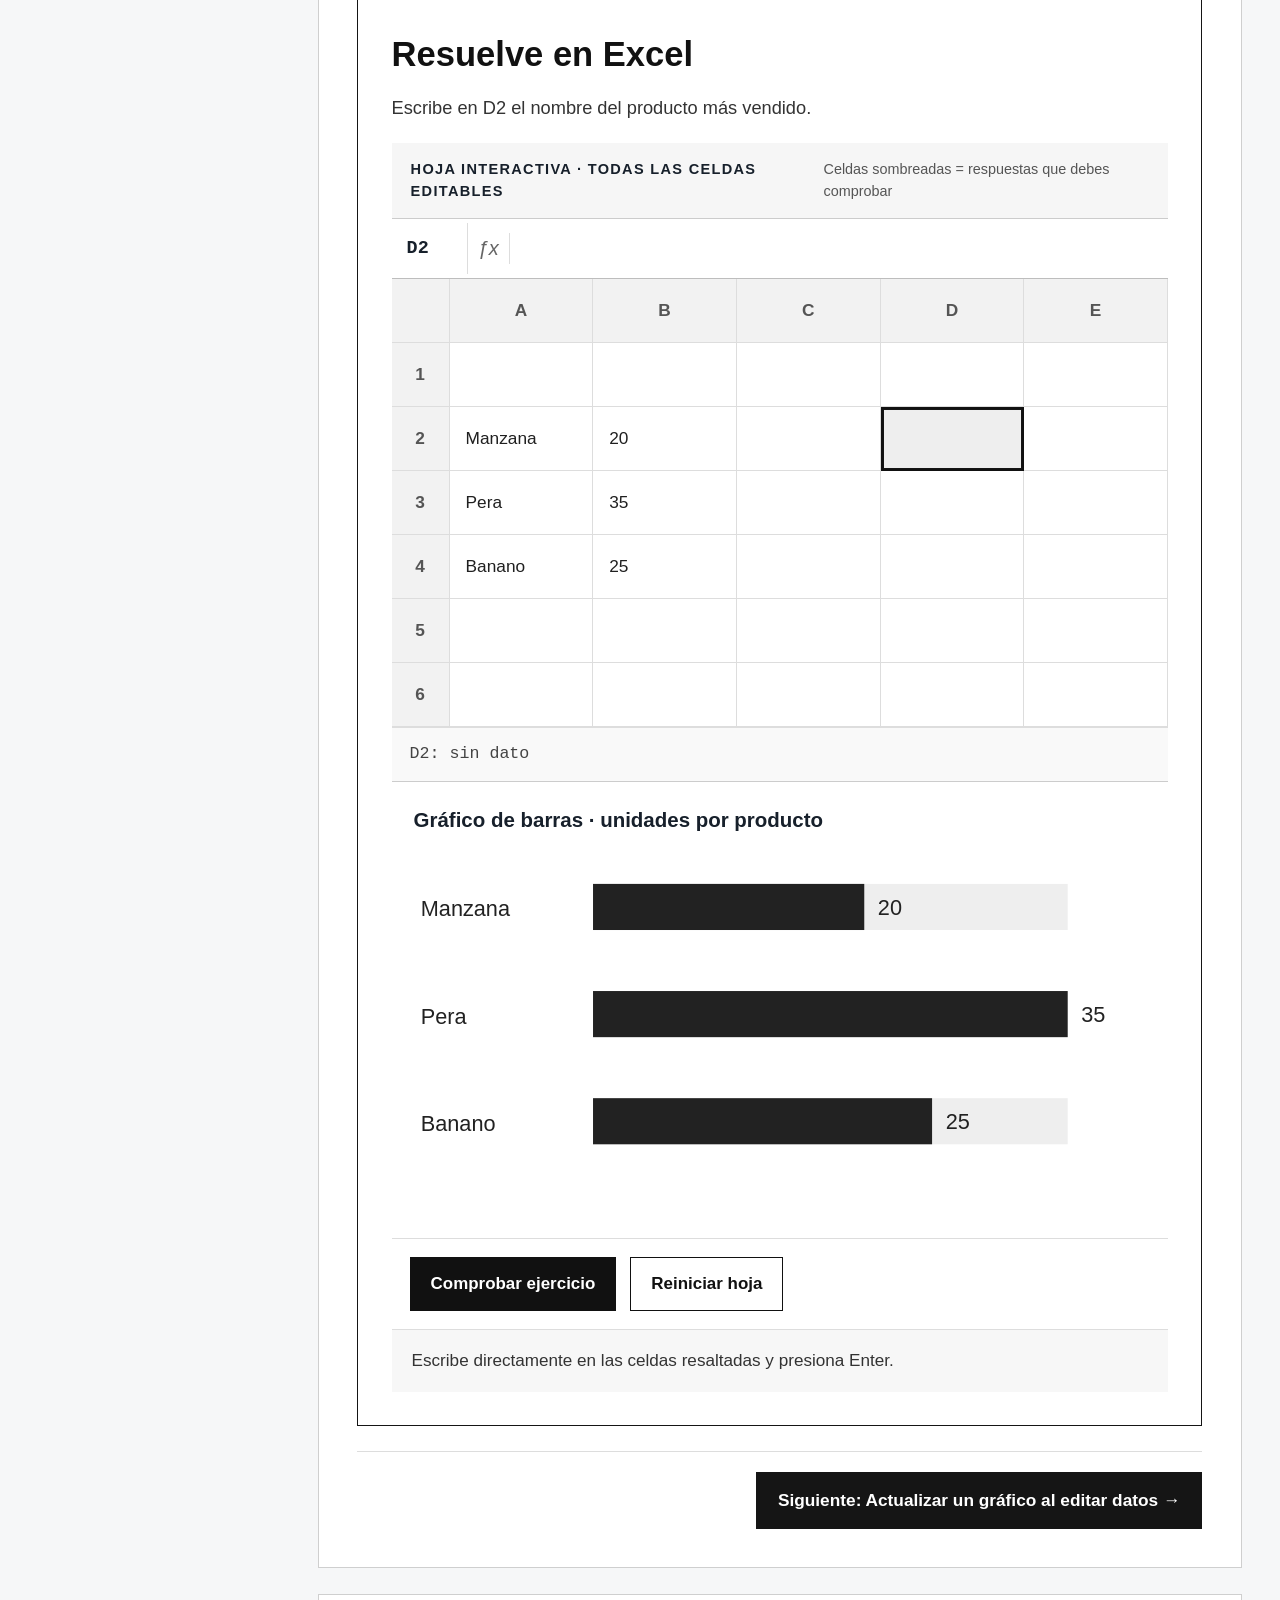
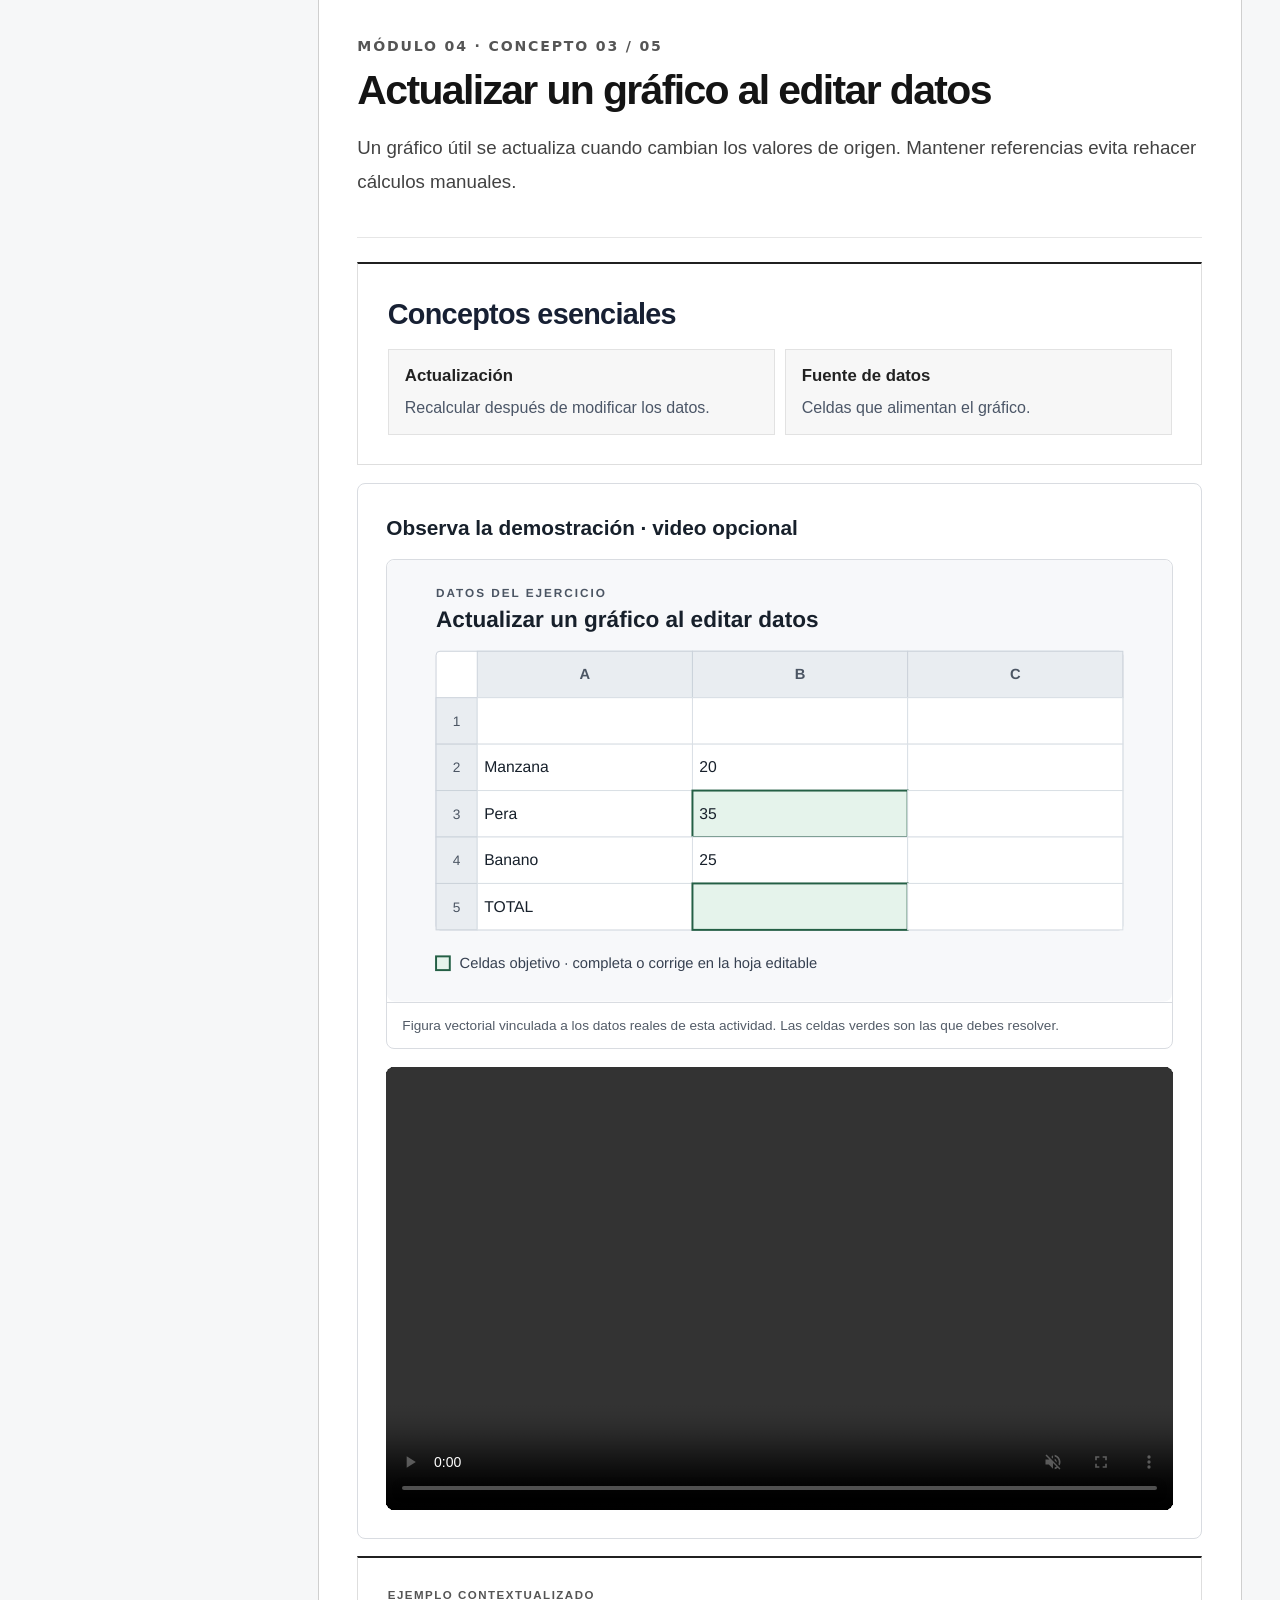
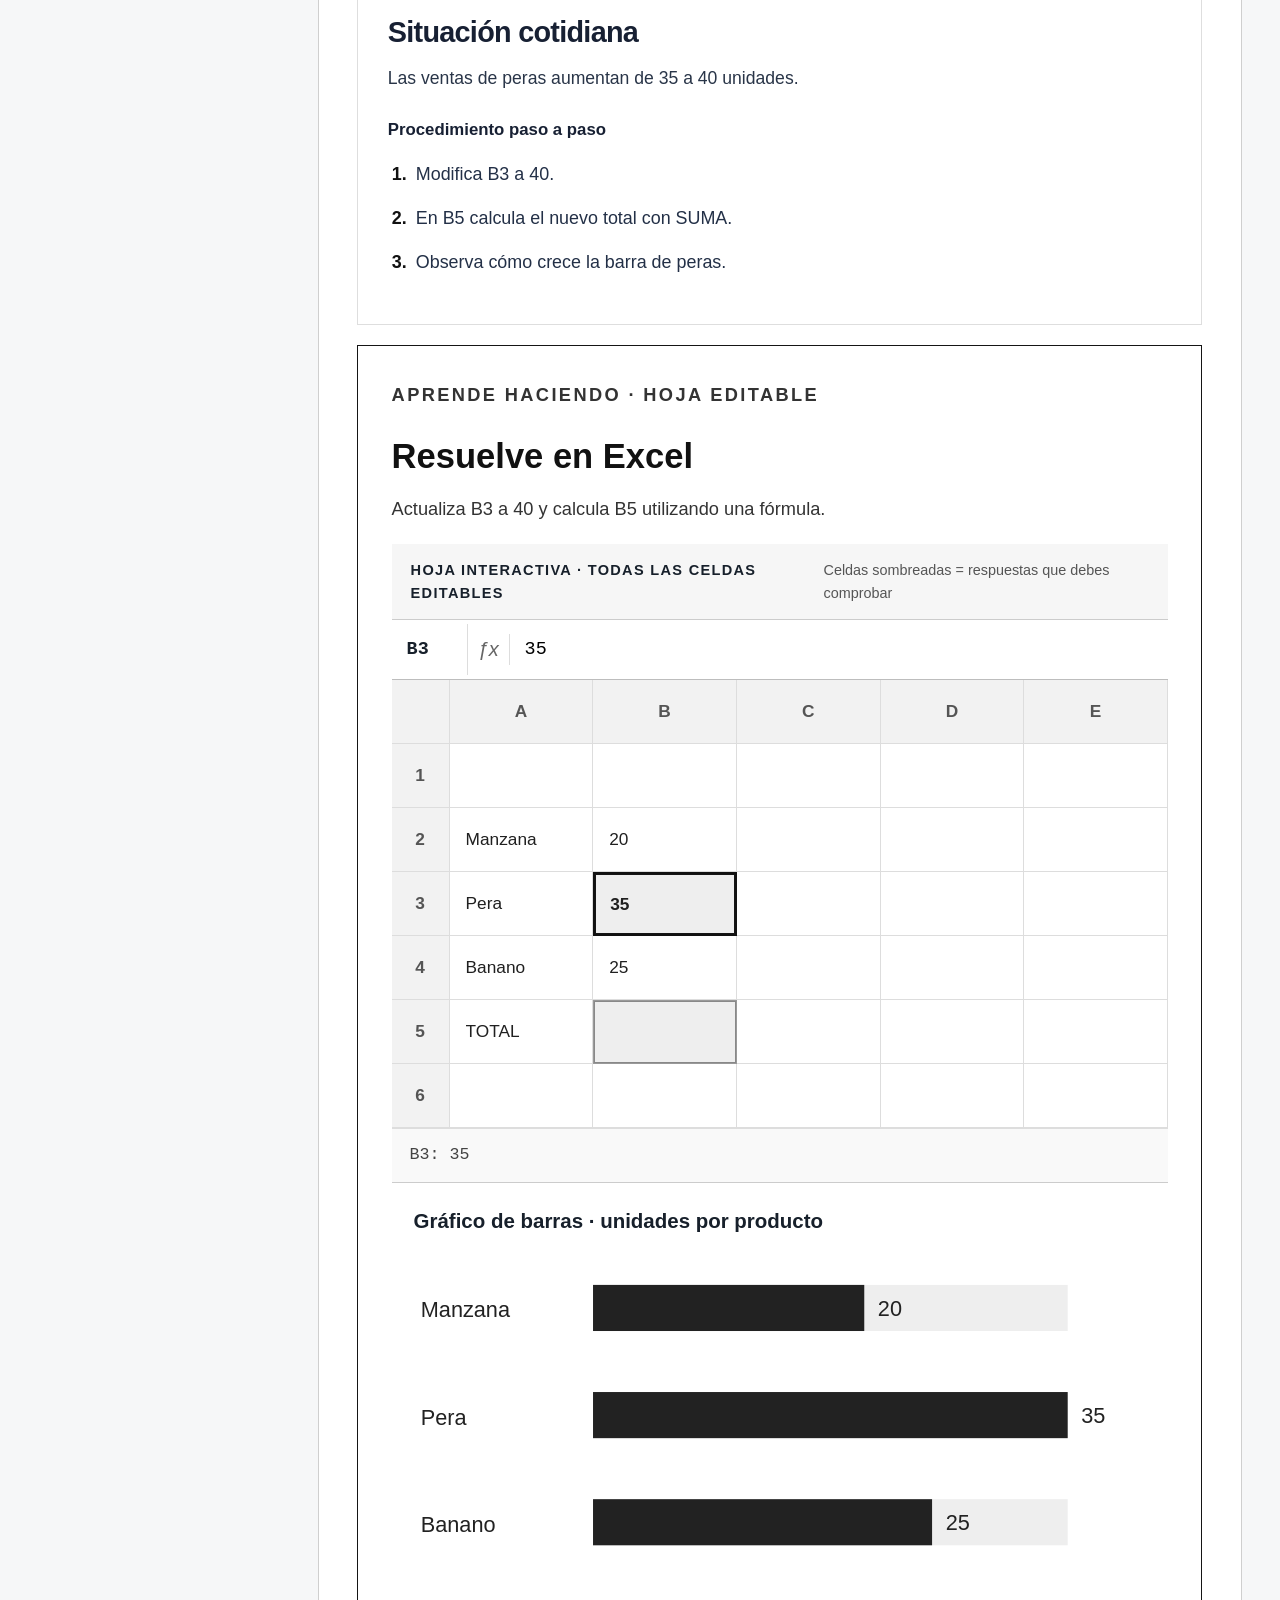
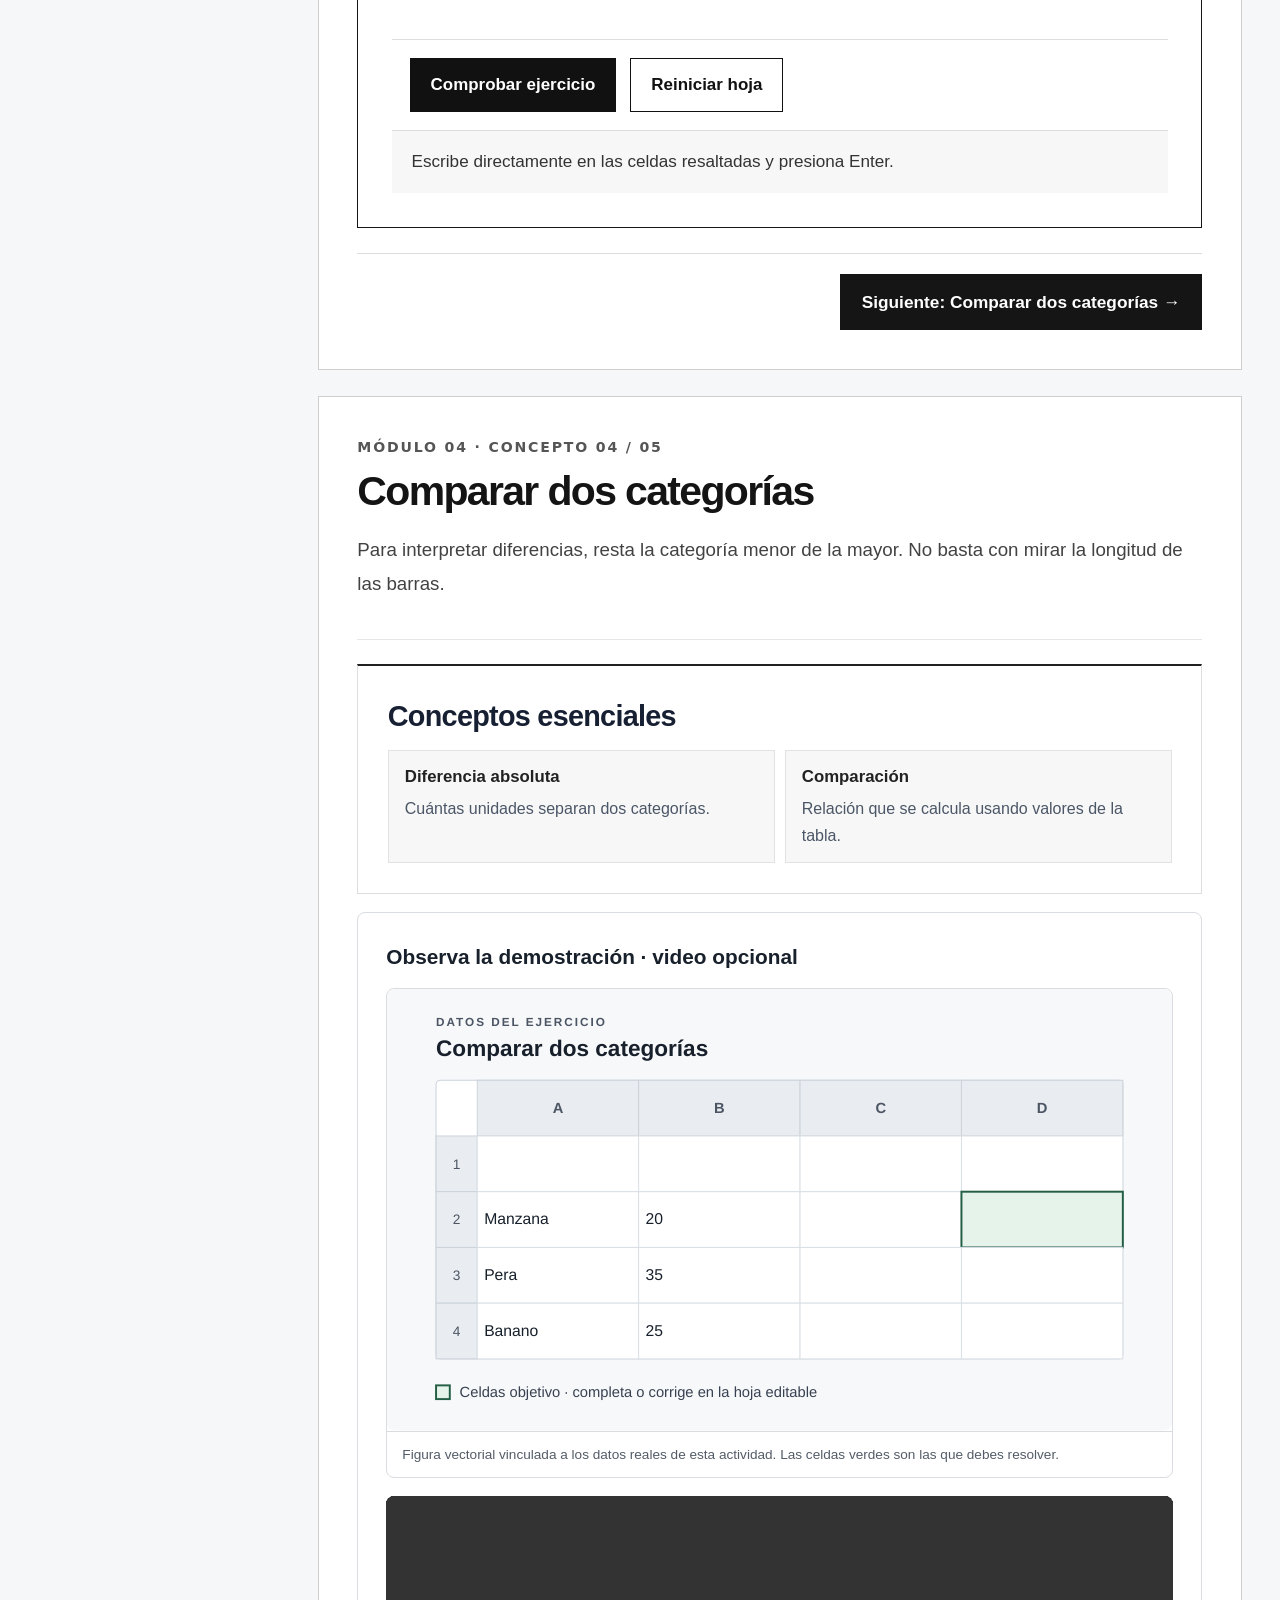
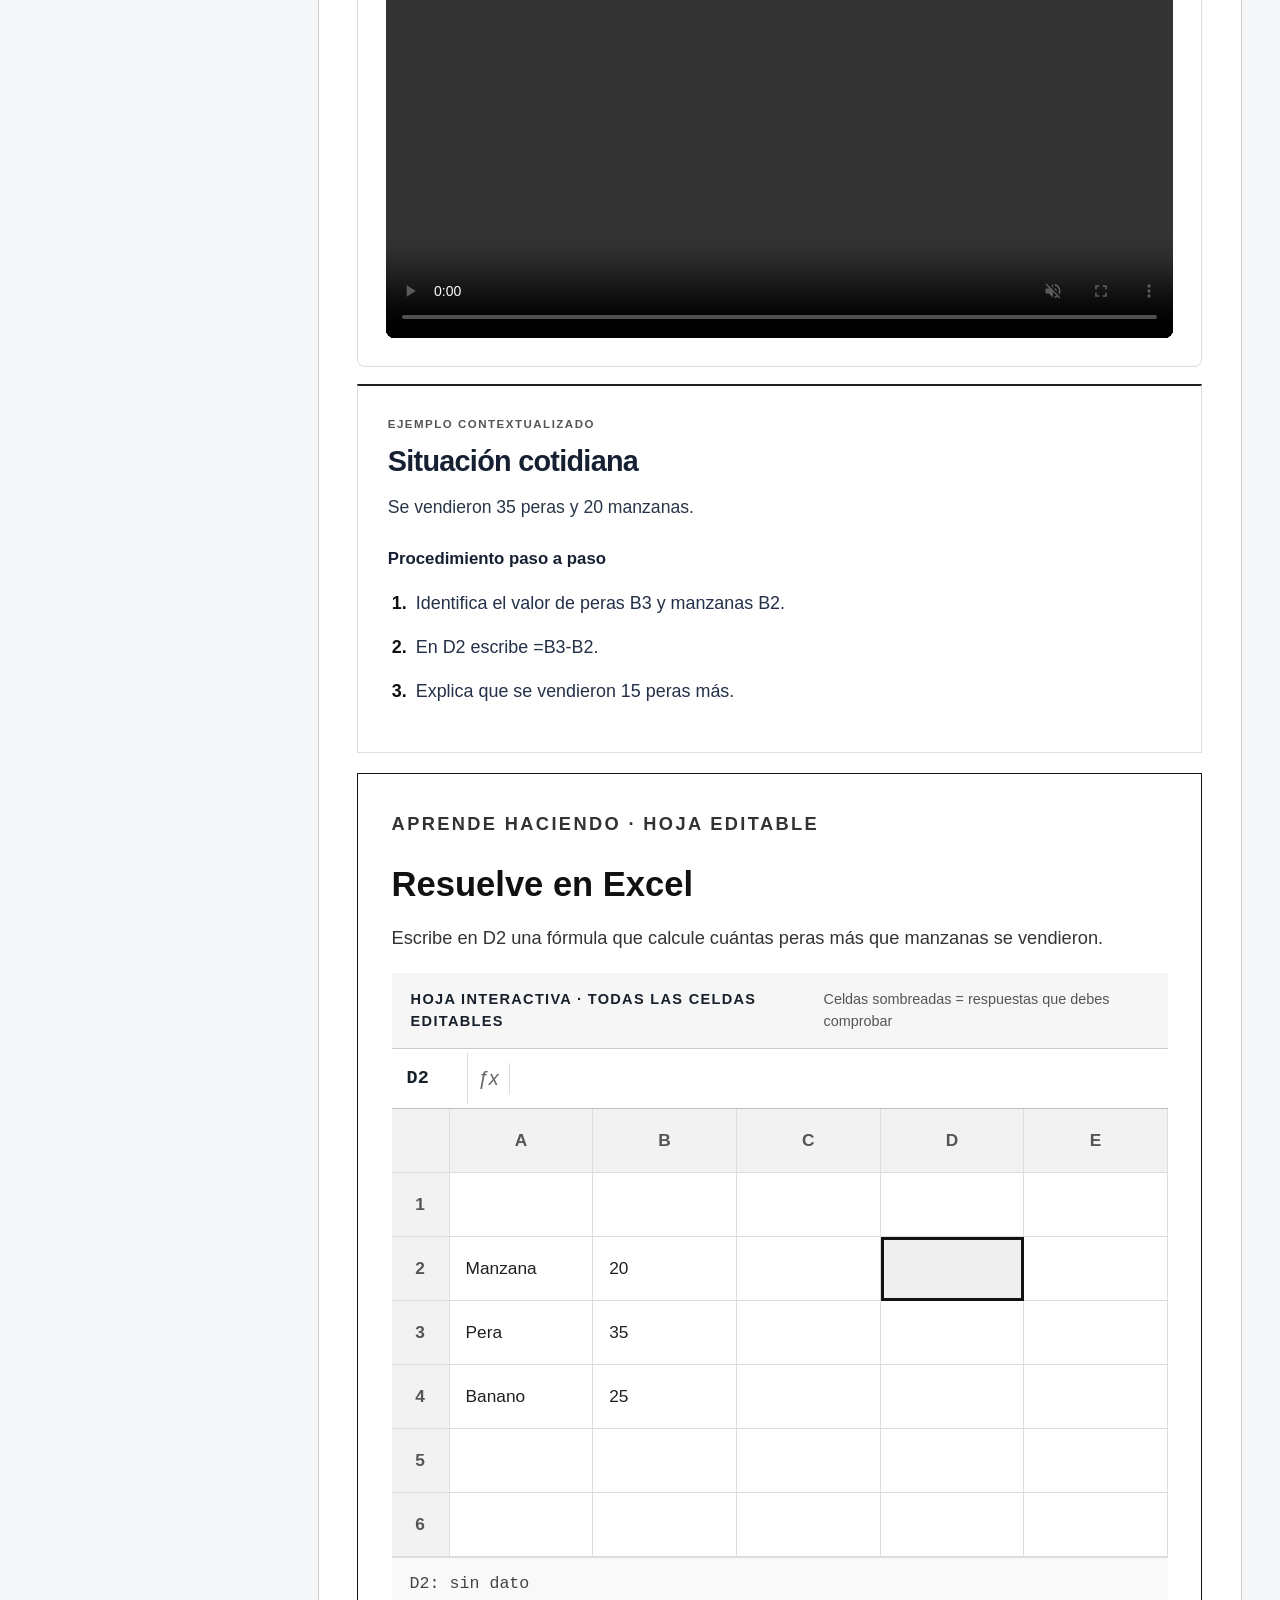
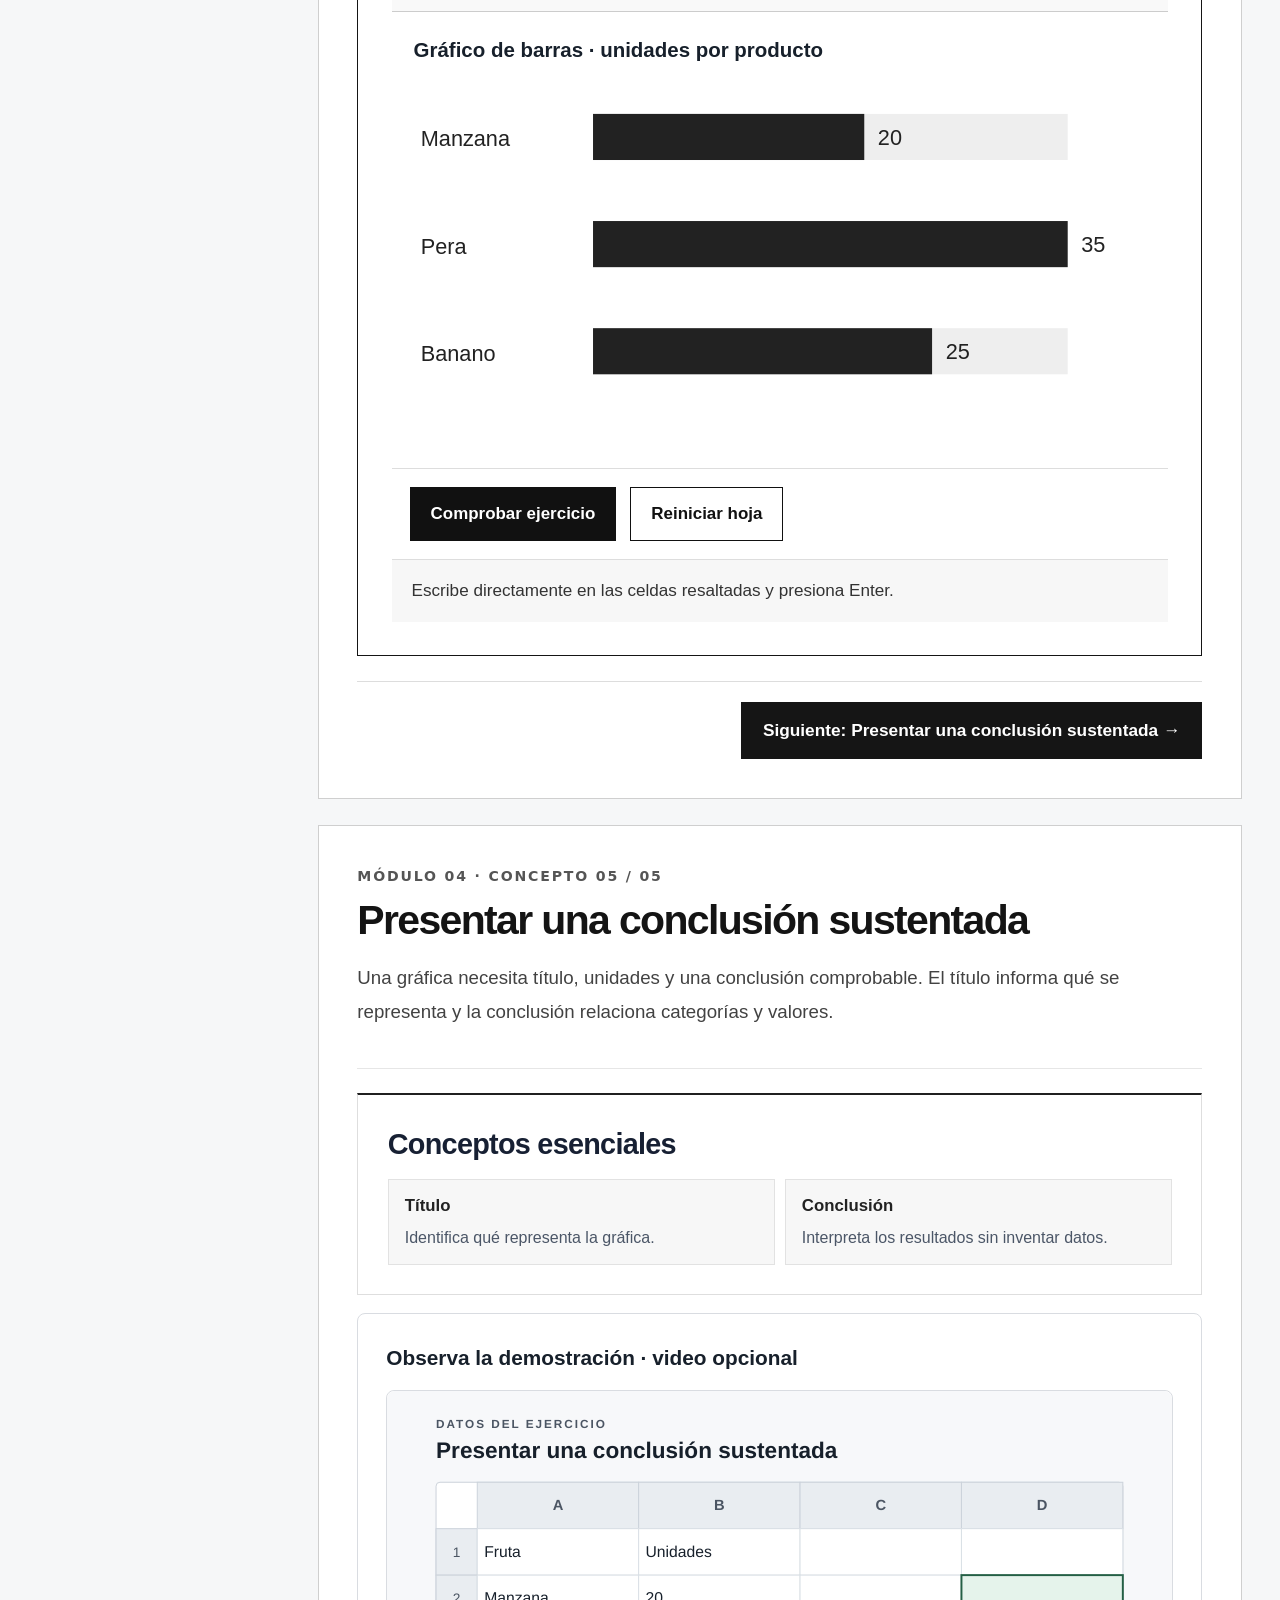
<file: unidad-04-excel/index.html>
<!doctype html>
<html lang="es" data-excel-module="4">
<head>
<meta charset="utf-8">
<meta name="viewport" content="width=device-width,initial-scale=1">
<title>Módulo 4 · Gráficos y decisiones | IJR Informática 8</title>
<meta name="description" content="Representa ventas mediante gráficos de barras y formula conclusiones con datos comprobables.">
<link rel="stylesheet" href="../styles.css">
<link rel="stylesheet" href="../split-layout.css">
<link rel="stylesheet" href="../pedagogia-modulos.css?v=20261119">
<link rel="stylesheet" href="../unidad-01-excel/theory-journey.css?v=ti8-m24">
<link rel="stylesheet" href="../excel-modules.css?v=ti8-m24">
<link rel="stylesheet" href="../studio-shell.css?v=20261125-open4">
</head>
<body>
<header class="topbar">
 <a class="brand" href="../"><span class="brand-mark">IJR</span><span><small>Instituto Jorge Robledo · Informática 8</small><strong>Excel Learning Hub · Práctica guiada</strong></span></a>
 <div class="top-actions"><a class="button button-light" href="../">← Learning Hub</a><a class="button button-light" href="../excel-sandbox/">Excel Sandbox</a></div>
</header>
<nav class="studio-nav" aria-label="Navegación de Informática 8"><span class="studio-nav-label">TI 8 · Workspace</span><a href="../">Inicio</a><a href="../unidad-00-diagnostico/">00 · Diagnóstico</a><a href="../unidad-01-excel/">01 · Excel</a><a href="../unidad-02-excel/">02 · Fórmulas</a><a href="../unidad-03-excel/">03 · Depuración</a><a href="../unidad-04-excel/" aria-current="page">04 · Gráficos</a><a href="../excel-sandbox/">Laboratorio</a></nav>

<main class="guided-shell">
 <div class="split-breadcrumb"><a href="../">Learning Hub</a><span> / Módulo 04 · Gráficos y decisiones</span></div>
 <section class="module-header">
  <div><p class="module-overline" id="moduleNo">THEORY 04 · EXCEL LEARNING PATH</p><h1 id="moduleTitle">Gráficos y decisiones</h1><p class="module-description" id="moduleIntro">Representa ventas mediante gráficos de barras y formula conclusiones con datos comprobables.</p><p class="module-description">Teoría → Video Full HD → Ejemplo resuelto → Hoja editable → Comprobación. No hay que ver todo el video para poder practicar.</p></div>
  <aside class="module-progress" aria-label="Avance registrado"><span class="eyebrow">PROGRESO ACADÉMICO</span><strong id="modulePercent">0%</strong><span id="moduleProgress">0 de 5 ejercicios registrados</span><div class="progress-track"><span id="moduleProgressBar"></span></div><small>Tu avance se guarda únicamente en este navegador. No constituye una nota institucional.</small></aside>
 </section>
 
 <section id="moduleContent" aria-label="Conceptos del módulo">
  <div class="module-feedback" role="status" aria-live="polite" id="moduleFeedback">Acceso libre · Todos los conceptos disponibles desde el inicio.</div>
  <div class="module-lesson-shell">
   <aside class="module-side"><h2 id="moduleIndexTitle">Conceptos del módulo 4</h2><nav id="moduleNav" class="journey-nav" aria-label="Ejercicios de libre acceso"></nav></aside>
   <div id="moduleLessons" aria-label="Teoría y ejercicios de Excel"></div><div class="ti8-static-content" id="moduleFallback"><p class="ti8-static-note">Consulta todo el contenido sin requisitos. Si la hoja interactiva no carga, puedes utilizar los datos y las instrucciones de cada actividad en Excel o en el <a href="../excel-sandbox/">laboratorio</a>.</p><nav aria-label="Índice de conceptos sin requisitos" class="ti8-static-index"><a href="#module-static-1">1. Crear una tabla para graficar</a><a href="#module-static-2">2. Interpretar la barra mayor</a><a href="#module-static-3">3. Actualizar un gráfico al editar datos</a><a href="#module-static-4">4. Comparar dos categorías</a><a href="#module-static-5">5. Presentar una conclusión sustentada</a></nav><article class="study-lesson ti8-static-lesson" id="module-static-1"><header class="study-lesson-head"><span class="study-index">CONCEPTO 1 / 5</span><h2>Crear una tabla para graficar</h2><p>Los gráficos de barras comparan cantidades entre categorías. La tabla debe tener etiquetas consistentes, datos numéricos y un total calculado.</p></header><dl class="ped-glossary"><div class="ped-term"><dt>Categorías</dt><dd>Elementos que se comparan en el gráfico.</dd></div><div class="ped-term"><dt>Frecuencia</dt><dd>Cantidad registrada para cada categoría.</dd></div></dl><h3>Demostración</h3><video controls muted playsinline preload="none" src="../assets/videos/topic-04.mp4" aria-label="Video de Crear una tabla para graficar"></video><h3>Ejemplo resuelto</h3><p>Una frutería vende 20 manzanas, 35 peras y 25 bananos.</p><ol><li>Identifica los nombres en A2:A4.</li><li>Revisa las cantidades B2:B4.</li><li>Escribe =SUMA(B2:B4) en B5 y observa las barras.</li></ol><h3>Actividad</h3><p>Calcula el total de unidades vendidas en B5.</p><div class="live-sheet-scroll"><table class="ti8-static-sheet"><thead><tr><th scope="col">Fila</th><th scope="col">A</th><th scope="col">B</th><th scope="col">C</th><th scope="col">D</th><th scope="col">E</th></tr></thead><tbody><tr><th scope="row">1</th><td>Fruta</td><td>Unidades</td><td></td><td></td><td></td></tr><tr><th scope="row">2</th><td>Manzana</td><td>20</td><td></td><td></td><td></td></tr><tr><th scope="row">3</th><td>Pera</td><td>35</td><td></td><td></td><td></td></tr><tr><th scope="row">4</th><td>Banano</td><td>25</td><td></td><td></td><td></td></tr><tr><th scope="row">5</th><td>TOTAL</td><td></td><td></td><td></td><td></td></tr><tr><th scope="row">6</th><td></td><td></td><td></td><td></td><td></td></tr></tbody></table></div><p>Usa el rango completo B2:B4.</p></article><article class="study-lesson ti8-static-lesson" id="module-static-2"><header class="study-lesson-head"><span class="study-index">CONCEPTO 2 / 5</span><h2>Interpretar la barra mayor</h2><p>El producto con la barra más alta tiene mayor cantidad. Una conclusión debe indicar explícitamente el dato observado.</p></header><dl class="ped-glossary"><div class="ped-term"><dt>Máximo</dt><dd>Mayor cantidad de la tabla.</dd></div><div class="ped-term"><dt>Interpretación</dt><dd>Conclusión sustentada por los valores.</dd></div></dl><h3>Demostración</h3><video controls muted playsinline preload="none" src="../assets/videos/topic-04.mp4" aria-label="Video de Interpretar la barra mayor"></video><h3>Ejemplo resuelto</h3><p>En la misma frutería, ¿cuál de los productos se vendió más?</p><ol><li>Compara las barras de 20, 35 y 25.</li><li>Identifica el máximo de 35.</li><li>Escribe Pera en D2.</li></ol><h3>Actividad</h3><p>Escribe en D2 el nombre del producto más vendido.</p><div class="live-sheet-scroll"><table class="ti8-static-sheet"><thead><tr><th scope="col">Fila</th><th scope="col">A</th><th scope="col">B</th><th scope="col">C</th><th scope="col">D</th><th scope="col">E</th></tr></thead><tbody><tr><th scope="row">1</th><td></td><td></td><td></td><td></td><td></td></tr><tr><th scope="row">2</th><td>Manzana</td><td>20</td><td></td><td></td><td></td></tr><tr><th scope="row">3</th><td>Pera</td><td>35</td><td></td><td></td><td></td></tr><tr><th scope="row">4</th><td>Banano</td><td>25</td><td></td><td></td><td></td></tr><tr><th scope="row">5</th><td></td><td></td><td></td><td></td><td></td></tr><tr><th scope="row">6</th><td></td><td></td><td></td><td></td><td></td></tr></tbody></table></div><p>La barra más alta corresponde a 35 unidades.</p></article><article class="study-lesson ti8-static-lesson" id="module-static-3"><header class="study-lesson-head"><span class="study-index">CONCEPTO 3 / 5</span><h2>Actualizar un gráfico al editar datos</h2><p>Un gráfico útil se actualiza cuando cambian los valores de origen. Mantener referencias evita rehacer cálculos manuales.</p></header><dl class="ped-glossary"><div class="ped-term"><dt>Actualización</dt><dd>Recalcular después de modificar los datos.</dd></div><div class="ped-term"><dt>Fuente de datos</dt><dd>Celdas que alimentan el gráfico.</dd></div></dl><h3>Demostración</h3><video controls muted playsinline preload="none" src="../assets/videos/topic-04.mp4" aria-label="Video de Actualizar un gráfico al editar datos"></video><h3>Ejemplo resuelto</h3><p>Las ventas de peras aumentan de 35 a 40 unidades.</p><ol><li>Modifica B3 a 40.</li><li>En B5 calcula el nuevo total con SUMA.</li><li>Observa cómo crece la barra de peras.</li></ol><h3>Actividad</h3><p>Actualiza B3 a 40 y calcula B5 utilizando una fórmula.</p><div class="live-sheet-scroll"><table class="ti8-static-sheet"><thead><tr><th scope="col">Fila</th><th scope="col">A</th><th scope="col">B</th><th scope="col">C</th><th scope="col">D</th><th scope="col">E</th></tr></thead><tbody><tr><th scope="row">1</th><td></td><td></td><td></td><td></td><td></td></tr><tr><th scope="row">2</th><td>Manzana</td><td>20</td><td></td><td></td><td></td></tr><tr><th scope="row">3</th><td>Pera</td><td>35</td><td></td><td></td><td></td></tr><tr><th scope="row">4</th><td>Banano</td><td>25</td><td></td><td></td><td></td></tr><tr><th scope="row">5</th><td>TOTAL</td><td></td><td></td><td></td><td></td></tr><tr><th scope="row">6</th><td></td><td></td><td></td><td></td><td></td></tr></tbody></table></div><p>Primero cambia la venta de peras y luego usa SUMA.</p></article><article class="study-lesson ti8-static-lesson" id="module-static-4"><header class="study-lesson-head"><span class="study-index">CONCEPTO 4 / 5</span><h2>Comparar dos categorías</h2><p>Para interpretar diferencias, resta la categoría menor de la mayor. No basta con mirar la longitud de las barras.</p></header><dl class="ped-glossary"><div class="ped-term"><dt>Diferencia absoluta</dt><dd>Cuántas unidades separan dos categorías.</dd></div><div class="ped-term"><dt>Comparación</dt><dd>Relación que se calcula usando valores de la tabla.</dd></div></dl><h3>Demostración</h3><video controls muted playsinline preload="none" src="../assets/videos/topic-04.mp4" aria-label="Video de Comparar dos categorías"></video><h3>Ejemplo resuelto</h3><p>Se vendieron 35 peras y 20 manzanas.</p><ol><li>Identifica el valor de peras B3 y manzanas B2.</li><li>En D2 escribe =B3-B2.</li><li>Explica que se vendieron 15 peras más.</li></ol><h3>Actividad</h3><p>Escribe en D2 una fórmula que calcule cuántas peras más que manzanas se vendieron.</p><div class="live-sheet-scroll"><table class="ti8-static-sheet"><thead><tr><th scope="col">Fila</th><th scope="col">A</th><th scope="col">B</th><th scope="col">C</th><th scope="col">D</th><th scope="col">E</th></tr></thead><tbody><tr><th scope="row">1</th><td></td><td></td><td></td><td></td><td></td></tr><tr><th scope="row">2</th><td>Manzana</td><td>20</td><td></td><td></td><td></td></tr><tr><th scope="row">3</th><td>Pera</td><td>35</td><td></td><td></td><td></td></tr><tr><th scope="row">4</th><td>Banano</td><td>25</td><td></td><td></td><td></td></tr><tr><th scope="row">5</th><td></td><td></td><td></td><td></td><td></td></tr><tr><th scope="row">6</th><td></td><td></td><td></td><td></td><td></td></tr></tbody></table></div><p>Resta el valor de manzanas al valor de peras.</p></article><article class="study-lesson ti8-static-lesson" id="module-static-5"><header class="study-lesson-head"><span class="study-index">CONCEPTO 5 / 5</span><h2>Presentar una conclusión sustentada</h2><p>Una gráfica necesita título, unidades y una conclusión comprobable. El título informa qué se representa y la conclusión relaciona categorías y valores.</p></header><dl class="ped-glossary"><div class="ped-term"><dt>Título</dt><dd>Identifica qué representa la gráfica.</dd></div><div class="ped-term"><dt>Conclusión</dt><dd>Interpreta los resultados sin inventar datos.</dd></div></dl><h3>Demostración</h3><video controls muted playsinline preload="none" src="../assets/videos/topic-04.mp4" aria-label="Video de Presentar una conclusión sustentada"></video><h3>Ejemplo resuelto</h3><p>Presenta el informe semanal de la frutería con 80 unidades y una categoría líder de 35.</p><ol><li>Calcula el total de unidades en B5.</li><li>En D2 escribe Ventas semanales.</li><li>En D3 identifica el producto líder: Pera.</li></ol><h3>Actividad</h3><p>Escribe en B5 la SUMA, en D2 el título Ventas semanales y en D3 el producto líder.</p><div class="live-sheet-scroll"><table class="ti8-static-sheet"><thead><tr><th scope="col">Fila</th><th scope="col">A</th><th scope="col">B</th><th scope="col">C</th><th scope="col">D</th><th scope="col">E</th></tr></thead><tbody><tr><th scope="row">1</th><td>Fruta</td><td>Unidades</td><td></td><td></td><td></td></tr><tr><th scope="row">2</th><td>Manzana</td><td>20</td><td></td><td></td><td></td></tr><tr><th scope="row">3</th><td>Pera</td><td>35</td><td></td><td></td><td></td></tr><tr><th scope="row">4</th><td>Banano</td><td>25</td><td></td><td></td><td></td></tr><tr><th scope="row">5</th><td>TOTAL</td><td></td><td></td><td></td><td></td></tr><tr><th scope="row">6</th><td></td><td></td><td></td><td></td><td></td></tr></tbody></table></div><p>Incluye fórmula, título descriptivo y categoría de mayor venta.</p></article></div>
  </div>
  <a id="finishModule" href="../">Volver al Learning Hub</a>
 </section>
 <footer class="module-footer"><span class="ti8-build">Acceso libre · 20261125-open4</span> · Instituto Jorge Robledo · Informática 8 · 2026 · Material de práctica con evaluación formativa local.</footer>
</main>
<script src="../excel-modules-content.js?v=ti8-m24"></script>
<script src="../studio-exercise-figure.js?v=20261125"></script>
<script src="../excel-core.js?v=20261125-core1"></script>
<script src="../excel-modules-engine.js?v=20261125-open4"></script>
</body>
</html>
</file>
<file: styles.css>
:root{
  --ink:#111;
  --muted:#676767;
  --line:#dddddd;
  --line-strong:#b9b9b9;
  --paper:#ffffff;
  --soft:#f7f7f5;
  --soft-2:#f1f1ef;
  --ok:#235b32;
  --bad:#8b2525;
  --radius:18px;
  --shadow:0 12px 40px rgba(0,0,0,.045);
}
*{box-sizing:border-box}
html{scroll-behavior:smooth}
body{
  margin:0;
  background:var(--paper);
  color:var(--ink);
  font-family:Inter,ui-sans-serif,-apple-system,BlinkMacSystemFont,"Segoe UI",Helvetica,Arial,sans-serif;
  line-height:1.55;
  -webkit-font-smoothing:antialiased;
}
button,input,textarea{font:inherit}
a{color:inherit}
code,.code-font{font-family:"SFMono-Regular",Consolas,"Liberation Mono",Menlo,monospace}
.topbar{
  position:sticky;
  top:0;
  z-index:30;
  min-height:70px;
  display:flex;
  align-items:center;
  justify-content:space-between;
  gap:24px;
  padding:10px 24px;
  border-bottom:1px solid var(--line);
  background:rgba(255,255,255,.94);
  backdrop-filter:blur(14px);
}
.brand{display:flex;align-items:center;gap:12px;text-decoration:none;min-width:0}
.brand-mark{
  width:38px;height:38px;border-radius:10px;background:#111;color:#fff;
  display:grid;place-items:center;font-size:13px;font-weight:800;letter-spacing:.04em;flex:0 0 auto;
}
.brand small{display:block;color:var(--muted);font-size:11px;text-transform:uppercase;letter-spacing:.065em;white-space:nowrap}
.brand strong{display:block;font-size:16px;line-height:1.2}
.top-actions{display:flex;align-items:center;gap:14px}
.text-link{font-size:13px;color:var(--muted);text-underline-offset:4px}
.button{
  border:1px solid #111;border-radius:999px;padding:10px 16px;min-height:40px;
  display:inline-flex;align-items:center;justify-content:center;gap:8px;text-decoration:none;
  font-weight:750;font-size:13px;cursor:pointer;transition:transform .2s ease,background .2s ease,color .2s ease,border-color .2s ease;
}
.button:hover{transform:translateY(-1px)}
.button-dark{background:#111;color:#fff}
.button-dark:hover{background:#2c2c2c}
.button-light{background:#fff;color:#111;border-color:var(--line-strong)}
.button-light:hover{background:var(--soft)}
.app-layout{display:grid;grid-template-columns:310px minmax(0,1fr);max-width:1500px;margin:0 auto;min-height:calc(100vh - 70px)}
.sidebar{
  position:sticky;top:70px;height:calc(100vh - 70px);overflow:auto;
  border-right:1px solid var(--line);padding:34px 24px 28px;background:#fff;
}
.sidebar-head{padding-bottom:20px;border-bottom:1px solid var(--line)}
.eyebrow{margin:0 0 8px;font-size:11px;font-weight:850;letter-spacing:.12em;color:#555;text-transform:uppercase}
.sidebar h2{margin:0;font-size:24px;line-height:1.15;letter-spacing:-.025em}
.sidebar p{margin:9px 0 0;color:var(--muted);font-size:13px}
.topic-nav{display:grid;gap:4px;padding:18px 0}
.topic-button{
  position:relative;width:100%;display:grid;grid-template-columns:34px 1fr auto;align-items:center;gap:8px;
  border:0;background:transparent;text-align:left;padding:10px 8px;border-radius:11px;color:#444;cursor:pointer;
  transition:background .2s ease,color .2s ease,transform .2s ease;
}
.topic-button:hover{background:var(--soft);color:#111;transform:translateX(2px)}
.topic-button.active{background:#111;color:#fff}
.topic-number{font-size:11px;font-weight:800;letter-spacing:.06em;opacity:.72}
.topic-name{font-size:13px;font-weight:720}
.topic-check{width:18px;height:18px;border:1px solid currentColor;border-radius:50%;display:grid;place-items:center;font-size:10px;opacity:.55}
.topic-button.reviewed .topic-check{opacity:1;background:currentColor}
.topic-button.reviewed .topic-check::after{content:"✓";color:#fff}
.topic-button.active.reviewed .topic-check{background:#fff}
.topic-button.active.reviewed .topic-check::after{color:#111}
.progress-card{border-top:1px solid var(--line);padding-top:18px}
.progress-copy{display:flex;justify-content:space-between;align-items:center;font-size:12px;color:var(--muted)}
.progress-copy strong{color:#111}
.progress-track{height:5px;background:var(--soft-2);border-radius:99px;margin-top:10px;overflow:hidden}
.progress-track span{display:block;height:100%;width:0;background:#111;border-radius:99px;transition:width .45s cubic-bezier(.22,1,.36,1)}
.progress-card p{font-size:11px;margin-top:8px}
.main-content{min-width:0;padding:0 50px 72px}
.hero{padding:72px 0 52px;border-bottom:1px solid var(--line);max-width:1080px}
.hero h1{margin:0;max-width:800px;font-size:clamp(42px,6vw,82px);line-height:.98;letter-spacing:-.055em;font-weight:820}
.hero-copy{margin:24px 0 0;max-width:680px;font-size:18px;color:var(--muted)}
.hero-actions{display:flex;gap:10px;flex-wrap:wrap;margin-top:28px}
.path-strip{display:flex;align-items:center;gap:9px;flex-wrap:wrap;margin-top:40px;color:#777;font-size:11px;font-weight:700;letter-spacing:.03em}
.path-strip i{width:20px;height:1px;background:#bbb;display:inline-block}
.lesson-shell{max-width:1080px;padding:56px 0 16px;min-height:500px}
.lesson-shell.swap-in{animation:floatIn .36s cubic-bezier(.22,1,.36,1)}
.lesson-header{display:grid;grid-template-columns:minmax(0,1fr) auto;gap:24px;align-items:end;padding-bottom:28px;border-bottom:1px solid var(--line)}
.lesson-index{display:inline-flex;align-items:center;gap:8px;color:#666;font-size:12px;font-weight:800;letter-spacing:.08em;text-transform:uppercase;margin-bottom:12px}
.lesson-title{margin:0;font-size:clamp(34px,4.5vw,58px);line-height:1;letter-spacing:-.045em}
.lesson-lead{margin:18px 0 0;color:var(--muted);font-size:17px;max-width:720px}
.review-button{white-space:nowrap}
.review-button.done{background:#fff;color:#111;border-color:#111}
.lesson-grid{display:grid;grid-template-columns:minmax(0,1.1fr) minmax(320px,.9fr);gap:22px;margin-top:28px;align-items:start}
.panel{border:1px solid var(--line);border-radius:var(--radius);background:#fff;padding:24px;box-shadow:var(--shadow)}
.panel.soft{background:var(--soft);box-shadow:none}
.panel h3{margin:0 0 12px;font-size:18px;letter-spacing:-.02em}
.panel p{margin:0;color:var(--muted)}
.definition{font-size:18px;color:#222!important;line-height:1.6}
.syntax-list{display:grid;gap:8px;margin-top:18px}
.syntax-row{display:grid;grid-template-columns:1fr auto;gap:14px;align-items:center;padding:10px 0;border-top:1px solid var(--line)}
.syntax-row span{font-size:13px;color:#555}
.syntax-row code{font-size:13px;background:#fff;border:1px solid var(--line);padding:4px 7px;border-radius:7px;color:#111;white-space:nowrap}
.figure-panel{min-height:265px;display:grid;align-content:center}
.figure-label{font-size:11px;font-weight:800;letter-spacing:.08em;text-transform:uppercase;color:#777;margin-bottom:8px}
.figure{width:100%;max-height:260px;overflow:visible}
.figure *{vector-effect:non-scaling-stroke}
.figure .stroke{stroke:#111;stroke-width:1.7;fill:none;stroke-linecap:round;stroke-linejoin:round}
.figure .soft-stroke{stroke:#aaa;stroke-width:1.2;fill:none;stroke-dasharray:4 6}
.figure .fill{fill:#111}
.figure .paper{fill:#fff;stroke:#111;stroke-width:1.5}
.figure .shade{fill:#f2f2ef;stroke:#111;stroke-width:1.3}
.figure text{fill:#111;font-family:Inter,Arial,sans-serif;font-size:12px}
.lesson-shell.swap-in .figure .trace{stroke-dasharray:500;stroke-dashoffset:500;animation:draw 1.1s .08s ease forwards}
.example-block{margin-top:22px;border-top:1px solid var(--line);padding-top:22px}
.example-block h3{margin:0 0 10px;font-size:16px}
.code-card{position:relative;background:#111;color:#f7f7f7;border-radius:14px;padding:18px 18px 16px;overflow:auto}
.code-card pre{margin:0;font:13px/1.65 "SFMono-Regular",Consolas,"Liberation Mono",Menlo,monospace;white-space:pre-wrap}
.code-caption{margin-top:9px!important;font-size:12px!important;color:#777!important}
.practice-section{margin-top:22px;border:1px solid #111;border-radius:var(--radius);overflow:hidden;background:#fff}
.practice-head{display:flex;justify-content:space-between;gap:16px;align-items:flex-start;padding:22px 24px;border-bottom:1px solid var(--line)}
.practice-head h3{margin:0;font-size:20px}
.practice-head p{margin:5px 0 0;color:var(--muted);font-size:13px}
.runtime-badge{font-size:11px;border:1px solid var(--line-strong);border-radius:999px;padding:6px 9px;white-space:nowrap;color:#666;background:#fff}
.runtime-badge.ready{border-color:#111;color:#111}
.exercise-tabs{display:flex;gap:4px;padding:12px 16px;border-bottom:1px solid var(--line);overflow:auto}
.exercise-tab{border:0;background:transparent;border-radius:999px;padding:8px 11px;font-size:12px;color:#666;cursor:pointer;white-space:nowrap}
.exercise-tab:hover{background:var(--soft)}
.exercise-tab.active{background:#111;color:#fff}
.exercise-body{display:grid;grid-template-columns:minmax(0,.78fr) minmax(0,1.22fr);min-height:330px}
.exercise-instructions{padding:24px;border-right:1px solid var(--line)}
.exercise-kicker{font-size:11px;font-weight:800;letter-spacing:.08em;color:#777;text-transform:uppercase}
.exercise-instructions h4{font-size:21px;line-height:1.2;margin:8px 0 10px;letter-spacing:-.02em}
.exercise-instructions p{font-size:13px;color:var(--muted);margin:0}
.expected{margin-top:18px;padding:12px;background:var(--soft);border-radius:10px;font-size:12px;color:#555}
.expected code{color:#111}
.editor-wrap{display:flex;flex-direction:column;min-width:0;background:#fbfbfa}
.editor-toolbar{display:flex;justify-content:space-between;align-items:center;padding:10px 12px;border-bottom:1px solid var(--line);font-size:11px;color:#777}
.editor-actions{display:flex;gap:7px}
.small-button{border:1px solid var(--line-strong);background:#fff;color:#111;border-radius:8px;padding:6px 9px;font-size:11px;font-weight:700;cursor:pointer}
.small-button:hover{background:var(--soft)}
.small-button.primary{background:#111;color:#fff;border-color:#111}
.code-editor{width:100%;min-height:170px;resize:vertical;border:0;border-bottom:1px solid var(--line);outline:none;padding:17px 18px;background:#fbfbfa;color:#111;font:13px/1.65 "SFMono-Regular",Consolas,"Liberation Mono",Menlo,monospace;tab-size:4}
.code-editor:focus{box-shadow:inset 3px 0 0 #111}
.output-wrap{padding:13px 16px 16px;background:#fff;min-height:90px}
.output-label{display:flex;justify-content:space-between;align-items:center;font-size:10px;text-transform:uppercase;letter-spacing:.08em;color:#777;font-weight:800}
.output{margin:8px 0 0;min-height:40px;white-space:pre-wrap;word-break:break-word;font:12px/1.55 "SFMono-Regular",Consolas,"Liberation Mono",Menlo,monospace;color:#111}
.exercise-feedback{font-size:11px;text-transform:none;letter-spacing:0;font-weight:700}
.exercise-feedback.ok{color:var(--ok)}
.exercise-feedback.bad{color:var(--bad)}
.topic-footer{display:flex;justify-content:space-between;align-items:center;gap:12px;margin-top:24px;padding-top:20px;border-top:1px solid var(--line)}
.topic-footer span{font-size:12px;color:#777}
.next-button{border:0;background:transparent;color:#111;font-weight:800;cursor:pointer;padding:8px 0}
.next-button:hover{text-decoration:underline;text-underline-offset:4px}
.reference-section{max-width:1080px;margin-top:56px;padding:56px 0;border-top:1px solid var(--line)}
.section-heading h2{margin:0;font-size:clamp(32px,4vw,50px);line-height:1;letter-spacing:-.04em}
.section-heading>p:last-child{margin:16px 0 0;color:var(--muted);max-width:640px}
.reference-grid{display:grid;grid-template-columns:repeat(4,minmax(0,1fr));gap:10px;margin-top:26px}
.reference-grid article{min-height:94px;border:1px solid var(--line);border-radius:13px;padding:14px;background:#fff;transition:transform .2s ease,border-color .2s ease}
.reference-grid article:hover{transform:translateY(-2px);border-color:#999}
.reference-grid span{display:block;color:#777;font-size:11px;margin-bottom:10px}
.reference-grid code{display:block;color:#111;font-size:12px;white-space:nowrap;overflow:auto}
.reference-note{margin-top:16px;border-left:3px solid #111;padding:13px 16px;background:var(--soft);font-size:13px;color:#555}
.reference-note code{color:#111}
.footer{max-width:1080px;border-top:1px solid var(--line);padding-top:22px;display:flex;justify-content:space-between;gap:18px;color:#777;font-size:12px}
.footer a{text-underline-offset:3px}
@keyframes floatIn{from{opacity:0;transform:translateY(11px)}to{opacity:1;transform:translateY(0)}}
@keyframes draw{to{stroke-dashoffset:0}}
@media(max-width:1050px){
  .app-layout{grid-template-columns:250px minmax(0,1fr)}
  .main-content{padding-left:34px;padding-right:34px}
  .lesson-grid{grid-template-columns:1fr}
  .reference-grid{grid-template-columns:repeat(3,minmax(0,1fr))}
  .exercise-body{grid-template-columns:1fr}
  .exercise-instructions{border-right:0;border-bottom:1px solid var(--line)}
}
@media(max-width:780px){
  .topbar{padding:9px 14px}.brand small{display:none}.top-actions .text-link{display:none}.top-actions .button{padding:8px 11px;font-size:11px}
  .app-layout{display:block}.sidebar{position:static;height:auto;border-right:0;border-bottom:1px solid var(--line);padding:20px 16px 14px;overflow:visible}
  .sidebar-head p:last-child,.progress-card{display:none}.sidebar-head{padding-bottom:10px;border-bottom:0}.sidebar h2{font-size:20px}
  .topic-nav{display:flex;overflow:auto;gap:6px;padding:8px 0 4px;scrollbar-width:none}.topic-nav::-webkit-scrollbar{display:none}
  .topic-button{width:auto;grid-template-columns:auto auto;padding:9px 12px;white-space:nowrap;border:1px solid var(--line)}.topic-button:hover{transform:none}.topic-check{display:none}
  .main-content{padding:0 18px 50px}.hero{padding:44px 0 36px}.hero h1{font-size:48px}.hero-copy{font-size:16px}.path-strip{display:none}
  .lesson-shell{padding-top:38px}.lesson-header{grid-template-columns:1fr;align-items:start}.review-button{justify-self:start}
  .panel{padding:18px}.figure-panel{min-height:220px}.practice-head{padding:18px;display:block}.runtime-badge{display:inline-block;margin-top:10px}
  .exercise-instructions{padding:18px}.reference-grid{grid-template-columns:repeat(2,minmax(0,1fr))}.footer{display:block}.footer a{display:inline-block;margin-top:8px}
}
@media(max-width:480px){
  .brand strong{font-size:14px}.brand-mark{width:34px;height:34px}.top-actions .button{max-width:120px;text-align:center;line-height:1.1}
  .hero h1{font-size:40px}.hero-actions{display:grid}.hero-actions .button{width:100%}
  .lesson-title{font-size:38px}.reference-grid{grid-template-columns:1fr}.topic-footer{align-items:flex-start;flex-direction:column}.next-button{padding:0}
}
@media(prefers-reduced-motion:reduce){
  html{scroll-behavior:auto}*,*::before,*::after{animation-duration:.01ms!important;animation-iteration-count:1!important;transition-duration:.01ms!important}
}
</file>
<file: split-layout.css>
:root{--ink:#111;--muted:#666;--line:#d9d9d9;--soft:#f7f7f7;--paper:#fff}.split-main{max-width:1500px;margin:0 auto;padding:28px 30px 72px}.split-access{max-width:760px;margin:80px auto;border:1px solid var(--ink);padding:36px;background:var(--paper)}.split-access h1{font-size:clamp(2rem,4vw,3.5rem);margin:.35rem 0 1rem}.split-access p{line-height:1.65;color:#333}.split-breadcrumb{display:flex;gap:10px;align-items:center;font-size:.78rem;color:var(--muted);padding:6px 0 24px}.split-breadcrumb a{color:var(--ink);text-decoration:none;border-bottom:1px solid var(--ink)}

/* Hub */
.hub-shell{max-width:1420px;margin:0 auto;padding:36px 30px 72px}.hub-overview{display:grid;grid-template-columns:minmax(0,1.45fr) minmax(280px,.55fr);gap:24px;border:1px solid var(--ink);padding:34px;background:var(--paper)}.hub-overview h1{font-size:clamp(2.3rem,5vw,4.6rem);line-height:.95;margin:.35rem 0 1rem;max-width:850px}.hub-overview p{max-width:800px;line-height:1.65;color:#333}.global-progress-card{border-left:1px solid var(--line);padding-left:28px;display:grid;align-content:center;gap:10px}.global-progress-card strong{font-size:clamp(3rem,6vw,5.5rem);line-height:1}.global-progress-card span,.global-progress-card small{color:var(--muted)}.topic-grid-heading{margin:48px 0 18px}.hub-topic-grid{display:grid;grid-template-columns:repeat(2,minmax(0,1fr));gap:18px}.hub-topic-card{border:1px solid var(--line);padding:26px;display:grid;gap:16px;background:var(--paper);min-height:330px;transition:transform .2s ease,border-color .2s ease}.hub-topic-card:not(.locked):hover{transform:translateY(-3px);border-color:var(--ink)}.hub-topic-card.locked{background:#fafafa;color:#777}.hub-topic-top{display:flex;justify-content:space-between;align-items:center}.hub-topic-number{font-family:ui-monospace,SFMono-Regular,Consolas,monospace;font-size:1rem}.hub-topic-status{font-size:.72rem;letter-spacing:.12em;text-transform:uppercase}.hub-topic-card h2{font-size:clamp(1.35rem,2.2vw,2rem);margin:0}.hub-topic-card p{line-height:1.55;color:#444;margin:0}.hub-topic-progress{display:grid;gap:9px;margin-top:auto}.hub-topic-progress>div:first-child{display:flex;justify-content:space-between;gap:16px;align-items:end}.hub-topic-progress strong{font-size:2rem}.hub-topic-progress span{font-size:.78rem;color:var(--muted)}.hub-topic-actions{display:flex;gap:10px}.disabled-link{pointer-events:none;opacity:.35}.hub-lock-note{font-size:.76rem;color:var(--muted);border-top:1px solid var(--line);padding-top:12px}

/* Theory */
.theory-hero,.workshop-hero{border:1px solid var(--ink);padding:36px;display:grid;grid-template-columns:minmax(0,1.4fr) minmax(260px,.6fr);gap:34px;background:var(--paper)}.theory-hero h1,.workshop-hero h1{font-size:clamp(2.4rem,5vw,5rem);line-height:.95;margin:.4rem 0 1rem}.theory-hero-copy>p:not(.eyebrow),.workshop-hero>div>p:not(.eyebrow){font-size:1.05rem;line-height:1.65;color:#333;max-width:900px}.theory-hero-actions,.workshop-hero-links{display:flex;gap:10px;margin-top:22px}.theory-progress-card,.workshop-percent{border-left:1px solid var(--line);padding-left:28px;display:grid;align-content:center;gap:10px}.theory-progress-card strong,.workshop-percent strong{font-size:clamp(3rem,7vw,6rem);line-height:1}.theory-progress-card span,.theory-progress-card small,.workshop-percent span,.workshop-percent small{color:var(--muted)}.resource-section,.theory-concepts,.theory-diagrams-section,.theory-reference,.theory-pitfalls{margin-top:54px}.section-heading{max-width:900px;margin-bottom:22px}.section-heading h2{font-size:clamp(1.6rem,3vw,2.7rem);line-height:1.1;margin:.35rem 0 .7rem}.section-heading>p:not(.eyebrow){line-height:1.6;color:#444}.resource-grid{display:grid;grid-template-columns:repeat(4,minmax(0,1fr));gap:14px}.resource-card{border:1px solid var(--line);padding:18px;display:grid;grid-template-columns:58px 1fr auto;gap:14px;align-items:center;color:var(--ink);text-decoration:none;background:var(--paper);transition:transform .2s ease,border-color .2s ease}.resource-card:hover{transform:translateY(-3px);border-color:var(--ink)}.resource-card img{width:54px;height:54px;object-fit:contain}.resource-card div{display:grid;gap:3px}.resource-card span,.resource-card small{font-size:.72rem;color:var(--muted);word-break:break-word}.resource-card b{font-size:1.2rem}.concept-card-grid{display:grid;grid-template-columns:repeat(2,minmax(0,1fr));gap:16px}.concept-card{border:1px solid var(--line);padding:24px;background:var(--paper);min-height:220px}.concept-card>span{font-size:.7rem;letter-spacing:.14em;color:var(--muted)}.concept-card h3{font-size:1.3rem;margin:.65rem 0 .75rem}.concept-card p{line-height:1.65;color:#333;margin:0}.learning-goals-panel{margin-top:18px;border:1px solid var(--ink);padding:28px;display:grid;grid-template-columns:.8fr 1.2fr;gap:34px}.learning-goals-panel h2{font-size:1.7rem;margin:.4rem 0}.learning-goals-panel ul{margin:0;padding-left:20px;display:grid;gap:10px;line-height:1.5}.diagram-grid{display:grid;grid-template-columns:repeat(2,minmax(0,1fr));gap:18px}.diagram-card{border:1px solid var(--line);background:var(--paper);overflow:hidden}.diagram-card-head{display:grid;grid-template-columns:42px 1fr;gap:12px;padding:22px;border-bottom:1px solid var(--line)}.diagram-card-head>span{font-family:ui-monospace,SFMono-Regular,Consolas,monospace;color:var(--muted)}.diagram-card h3{margin:0 0 7px;font-size:1.2rem}.diagram-card p{margin:0;line-height:1.55;color:#444}.diagram-stage{min-height:230px;padding:24px;background:linear-gradient(#fff,#fafafa);display:grid;place-items:center;overflow:hidden}.syntax-reference-grid{display:grid;grid-template-columns:repeat(3,minmax(0,1fr));gap:12px}.syntax-reference-grid article{border:1px solid var(--line);padding:16px;display:grid;gap:10px}.syntax-reference-grid span{font-size:.72rem;color:var(--muted);letter-spacing:.08em;text-transform:uppercase}.syntax-reference-grid code{font-size:1rem;color:var(--ink);white-space:pre-wrap}.pitfall-grid{display:grid;grid-template-columns:repeat(2,minmax(0,1fr));gap:12px}.pitfall-grid article{border:1px solid var(--line);padding:18px;display:grid;grid-template-columns:36px 1fr;gap:12px}.pitfall-grid strong{font-family:ui-monospace,SFMono-Regular,Consolas,monospace}.pitfall-grid p{margin:0;line-height:1.5;color:#333}.theory-next{margin:54px 0 0;border:1px solid var(--ink);padding:30px;display:flex;justify-content:space-between;gap:24px;align-items:center}.theory-next h2{font-size:2rem;margin:.35rem 0}.theory-next p{max-width:760px;line-height:1.6;color:#444}

/* Diagram primitives */
.diagram-flow,.bridge-flow,.brand-flow,.cycle-visual,.function-machine,.range-visual,.memory-visual{display:flex;align-items:center;gap:10px;flex-wrap:wrap;justify-content:center}.diagram-flow span,.bridge-flow span,.cycle-visual span,.function-machine span,.range-visual span,.memory-visual>div,.brand-node{border:1px solid var(--ink);padding:10px 12px;background:var(--paper);font-size:.78rem;letter-spacing:.04em}.diagram-flow i,.bridge-flow i,.brand-flow>i,.cycle-visual i,.function-machine i,.range-visual i,.memory-visual>i{height:1px;background:var(--ink);width:28px;position:relative;overflow:hidden}.diagram-flow i::after,.bridge-flow i::after,.brand-flow>i::after,.cycle-visual i::after,.function-machine i::after,.range-visual i::after,.memory-visual>i::after{content:"";position:absolute;left:-20px;top:-2px;width:20px;height:5px;background:#fff;animation:split-scan 2.6s linear infinite}.brand-node{display:grid;place-items:center;gap:5px;min-width:110px}.brand-node img{width:58px;height:58px;object-fit:contain}.brand-node small{color:var(--muted)}.runtime-dot{font-size:2.2rem;animation:split-pulse 2s ease-in-out infinite}.compare-visual{display:grid;grid-template-columns:1fr auto 1fr;gap:18px;width:100%;align-items:center}.calc-mini,.notebook-mini{border:1px solid var(--ink);padding:16px;display:grid;gap:10px;text-align:center}.calc-screen{border:1px solid var(--ink);padding:12px;text-align:right;font-size:1.8rem;font-family:ui-monospace,SFMono-Regular,Consolas,monospace;animation:split-fade 2.8s ease-in-out infinite}.calc-pad{line-height:1.8;letter-spacing:.45em;color:#555}.versus{font-size:.72rem;letter-spacing:.14em}.mini-cell{border:1px solid var(--ink);padding:14px;display:grid;grid-template-columns:30px 1fr;gap:8px;align-items:center}.mini-cell b{border:1px solid var(--ink);width:26px;height:26px;border-radius:50%;display:grid;place-items:center}.mini-output{border:1px solid var(--line);padding:12px;animation:split-output 2.8s ease-in-out infinite}.colab-wireframe{width:min(100%,620px);border:1px solid var(--ink);font-size:.72rem}.wire-title,.wire-toolbar,.wire-text,.wire-output{padding:10px 12px;border-bottom:1px solid var(--line)}.wire-title{display:flex;justify-content:space-between}.wire-code{padding:14px;display:grid;grid-template-columns:38px 1fr;gap:10px}.wire-code>b{width:28px;height:28px;border:1px solid var(--ink);border-radius:50%;display:grid;place-items:center;animation:split-pulse 2.2s ease-in-out infinite}.wire-code div{display:grid;gap:7px}.wire-code i{display:block;height:7px;background:var(--ink);width:75%;transform-origin:left;animation:split-grow 2.6s ease-in-out infinite}.wire-code i:nth-of-type(2){width:55%;animation-delay:.2s}.wire-code i:nth-of-type(3){width:66%;animation-delay:.4s}.wire-output{animation:split-output 2.6s ease-in-out infinite}.cycle-visual{position:relative}.cycle-visual b{font-size:2rem;animation:split-rotate 3s linear infinite}.operator-map{display:grid;grid-template-columns:repeat(4,minmax(70px,1fr));gap:9px;width:100%}.operator-map div,.type-grid div,.logic-grid div{border:1px solid var(--ink);padding:12px;display:grid;gap:5px;text-align:center}.operator-map strong{font-size:1.3rem}.operator-map span,.type-grid span,.logic-grid span{font-size:.7rem;color:var(--muted)}.topdown-visual{display:grid;gap:8px;width:min(100%,460px);position:relative}.topdown-visual div{border:1px solid var(--line);padding:12px;display:grid;grid-template-columns:34px 1fr;gap:10px}.topdown-visual span{font-family:ui-monospace,SFMono-Regular,Consolas,monospace}.topdown-visual i{position:absolute;left:16px;top:28px;bottom:28px;width:1px;background:var(--ink);animation:split-line 2.8s ease-in-out infinite}.error-visual{display:grid;grid-template-columns:1fr auto 1.2fr auto 1fr;gap:10px;align-items:center;width:100%}.error-visual>div{border:1px solid var(--ink);padding:14px;text-align:center}.error-visual>i{height:1px;background:var(--ink)}.error-box{display:grid;gap:6px;animation:split-shake 3.4s ease-in-out infinite}.error-box span{font-size:.7rem;color:var(--muted)}.bridge-flow{flex-wrap:nowrap}.bridge-flow span{white-space:nowrap}.type-grid{display:grid;grid-template-columns:repeat(5,1fr);gap:8px;width:100%}.type-grid b{font-size:1rem}.diagram-cells{display:flex;justify-content:center;gap:5px;flex-wrap:wrap}.diagram-cells>div{border:1px solid var(--ink);min-width:64px;padding:16px 10px 10px;text-align:center;position:relative}.diagram-cells small{position:absolute;bottom:-22px;left:0;right:0;color:var(--muted)}.array-growth{display:grid;gap:30px;place-items:center}.array-growth>span{border:1px solid var(--ink);padding:8px 12px}.summary-fan{display:grid;gap:22px;place-items:center;width:100%}.source-list{border:1px solid var(--ink);padding:16px 20px;font-family:ui-monospace,SFMono-Regular,Consolas,monospace}.fan-lines{display:grid;grid-template-columns:repeat(5,1fr);gap:8px;width:100%}.fan-lines span{border:1px solid var(--line);padding:10px;text-align:center;animation:split-soft-pop 3s ease-in-out infinite}.fan-lines span:nth-child(2){animation-delay:.2s}.fan-lines span:nth-child(3){animation-delay:.4s}.fan-lines span:nth-child(4){animation-delay:.6s}.fan-lines span:nth-child(5){animation-delay:.8s}.logic-grid{display:grid;grid-template-columns:repeat(3,1fr);gap:10px;width:100%}.diagram-tree{display:grid;place-items:center;gap:22px;width:100%}.diagram-tree>strong{border:1px solid var(--ink);padding:14px 20px}.tree-branches{display:grid;grid-template-columns:1fr 1fr;gap:46px;width:80%;position:relative}.tree-branches::before{content:"";position:absolute;left:20%;right:20%;top:-12px;border-top:1px solid var(--ink)}.tree-branches span{border:1px solid var(--ink);padding:12px;text-align:center}.indent-visual{display:grid;gap:6px;width:min(100%,520px);font-family:ui-monospace,SFMono-Regular,Consolas,monospace}.indent-visual code{border-left:2px solid var(--ink);padding:9px;background:#fff}.indent-line{margin-left:34px}.loop-visual{display:grid;gap:16px;place-items:center}.loop-list,.loop-body{border:1px solid var(--ink);padding:13px 18px}.loop-visual b{animation:split-soft-pop 2.4s ease-in-out infinite}.function-machine{flex-wrap:nowrap}.function-machine>div{border:1px solid var(--ink);padding:18px;display:grid;text-align:center;gap:5px}.function-machine small{color:var(--muted)}.return-visual{display:grid;grid-template-columns:1fr 1fr;gap:14px;width:100%}.return-visual div{border:1px solid var(--ink);padding:20px;display:grid;gap:8px;text-align:center}.return-visual span{color:var(--muted)}.mean-visual{display:flex;gap:8px;align-items:center;flex-wrap:wrap;justify-content:center}.mean-visual span{border:1px solid var(--ink);padding:10px}.mean-visual i{width:25px;height:1px;background:var(--ink)}.mean-visual strong{border:1px solid var(--ink);padding:12px;animation:split-soft-pop 2.6s ease-in-out infinite}

/* Workshop */
.workshop-layout-full{display:grid;grid-template-columns:330px minmax(0,1fr);gap:20px;margin-top:24px;align-items:start}.workshop-stage-nav{position:sticky;top:88px;border:1px solid var(--line);background:var(--paper);max-height:calc(100vh - 110px);overflow:auto}.workshop-stage-nav-head{padding:20px;border-bottom:1px solid var(--line)}.workshop-stage-nav-head h2{margin:.4rem 0;font-size:1.25rem}.workshop-stage-nav-head p:last-child{font-size:.78rem;color:var(--muted)}.stage-button-list{display:grid}.workshop-nav-button{border:0;border-bottom:1px solid var(--line);background:#fff;padding:14px;display:grid;grid-template-columns:34px 1fr;gap:10px;text-align:left;cursor:pointer}.workshop-nav-button:hover,.workshop-nav-button.active{background:#f3f3f3}.workshop-nav-button.correct{box-shadow:inset 3px 0 0 #111}.workshop-nav-button>span{font-family:ui-monospace,SFMono-Regular,Consolas,monospace}.workshop-nav-button div{display:grid;gap:3px}.workshop-nav-button strong{font-size:.82rem}.workshop-nav-button small{font-size:.68rem;color:var(--muted)}.workshop-stage-card{border:1px solid var(--ink);background:var(--paper)}.stage-problem{padding:28px;border-bottom:1px solid var(--line)}.stage-problem h2{font-size:clamp(1.7rem,3vw,2.8rem);margin:.4rem 0 .8rem}.stage-problem>p{font-size:1.02rem;line-height:1.65;color:#333;max-width:1000px}.stage-kicker{font-size:.72rem;letter-spacing:.12em;color:var(--muted)}.stage-status-row{display:flex;gap:8px;flex-wrap:wrap;margin-top:16px}.stage-status{border:1px solid var(--line);padding:8px 10px;font-size:.72rem}.stage-status.ok{border-color:var(--ink)}.stage-status.error{border-style:dashed}.code-workspace,.choice-workspace{padding:28px}.blank-contract-note{border:1px dashed #777;padding:13px 15px;margin-bottom:14px;display:grid;gap:4px;background:#fafafa}.blank-contract-note span{font-size:.8rem;color:var(--muted)}.editor-toolbar{display:flex;justify-content:space-between;gap:16px;align-items:center;border:1px solid var(--ink);border-bottom:0;padding:10px 12px}.editor-toolbar>div:first-child{display:grid;gap:2px}.editor-toolbar small{font-size:.68rem;color:var(--muted)}.workshop-editor{min-height:360px;width:100%;border:1px solid var(--ink);padding:18px;font-size:1rem;line-height:1.55;resize:vertical;font-family:ui-monospace,SFMono-Regular,Consolas,monospace}.output-wrap{border:1px solid var(--ink);border-top:0}.output-label{padding:9px 12px;border-bottom:1px solid var(--line);display:flex;justify-content:space-between;gap:12px}.output{min-height:90px;margin:0;padding:16px;white-space:pre-wrap}.validate-row{display:flex;justify-content:space-between;gap:18px;align-items:center;margin-top:14px}.validate-row>span{font-size:.78rem;color:var(--muted)}.choice-list{display:grid;gap:10px}.choice-option{border:1px solid var(--line);padding:14px;display:flex;gap:10px;align-items:flex-start;cursor:pointer}.choice-option:hover{border-color:var(--ink)}.stage-footer-nav{display:flex;justify-content:space-between;padding:18px 28px;border-top:1px solid var(--line)}.completion-panel{margin-top:22px;border:1px solid var(--ink);padding:28px;display:flex;justify-content:space-between;gap:24px;align-items:center}.completion-panel h2{margin:.4rem 0}.completion-panel p{color:#444;line-height:1.55}.completion-actions{display:flex;gap:10px}

@keyframes split-scan{from{left:-22px}to{left:120%}}@keyframes split-pulse{0%,100%{transform:scale(1)}50%{transform:scale(1.08)}}@keyframes split-fade{0%,25%{opacity:.35}55%,100%{opacity:1}}@keyframes split-output{0%,35%{opacity:.3}60%,100%{opacity:1}}@keyframes split-grow{0%,100%{transform:scaleX(.45);opacity:.45}50%{transform:scaleX(1);opacity:1}}@keyframes split-rotate{to{transform:rotate(360deg)}}@keyframes split-line{0%,100%{transform:scaleY(.25);transform-origin:top}50%{transform:scaleY(1);transform-origin:top}}@keyframes split-shake{0%,100%{transform:translateX(0)}8%{transform:translateX(-2px)}16%{transform:translateX(2px)}24%{transform:translateX(0)}}@keyframes split-soft-pop{0%,100%{transform:translateY(0)}50%{transform:translateY(-4px)}}

@media(max-width:1050px){.resource-grid{grid-template-columns:repeat(2,1fr)}.diagram-grid{grid-template-columns:1fr}.workshop-layout-full{grid-template-columns:260px minmax(0,1fr)}.hub-topic-grid{grid-template-columns:1fr}.hub-overview,.theory-hero,.workshop-hero{grid-template-columns:1fr}.global-progress-card,.theory-progress-card,.workshop-percent{border-left:0;border-top:1px solid var(--line);padding-left:0;padding-top:22px}}
@media(max-width:760px){.split-main,.hub-shell{padding:18px 14px 56px}.resource-grid,.concept-card-grid,.syntax-reference-grid,.pitfall-grid{grid-template-columns:1fr}.learning-goals-panel{grid-template-columns:1fr}.workshop-layout-full{grid-template-columns:1fr}.workshop-stage-nav{position:static;max-height:none}.stage-button-list{grid-template-columns:repeat(2,1fr)}.theory-next,.completion-panel{display:grid}.compare-visual{grid-template-columns:1fr}.versus{justify-self:center}.type-grid{grid-template-columns:repeat(2,1fr)}.operator-map{grid-template-columns:repeat(2,1fr)}.bridge-flow{flex-wrap:wrap}.error-visual{grid-template-columns:1fr}.error-visual>i{width:1px;height:18px;justify-self:center}.fan-lines{grid-template-columns:repeat(2,1fr)}}
@media(max-width:520px){.theory-hero,.workshop-hero,.hub-overview{padding:22px}.resource-grid{grid-template-columns:1fr}.stage-button-list{grid-template-columns:1fr}.code-workspace,.choice-workspace,.stage-problem{padding:18px}.validate-row{display:grid}.resource-card{grid-template-columns:48px 1fr auto}.resource-card img{width:44px;height:44px}.diagram-stage{padding:16px}.tree-branches{width:100%;gap:12px}.return-visual{grid-template-columns:1fr}}
@media(prefers-reduced-motion:reduce){.split-main *,.split-main *::before,.split-main *::after,.hub-shell *,.hub-shell *::before,.hub-shell *::after{animation:none!important;transition:none!important;scroll-behavior:auto!important}}
</file>
<file: motion-figures.css>
/* Motion figures · shared styles · IJR Informática 8 */
.motion-stage{position:relative;overflow:hidden;background:#fff;border:1px solid #ddd;padding:14px;border-radius:12px;box-shadow:0 1px 0 #0000000a,0 8px 24px -18px #0004}
.motion-stage svg{display:block;overflow:visible;width:100%;aspect-ratio:640/360;font-family:Inter,"Segoe UI",Arial,sans-serif}
.motion-stage svg text{fill:#1d1d1d}
.motion-stage .sheet-bg{fill:#fff}
.motion-stage .sheet-header{fill:#f3f3f1}
.motion-stage .line{stroke:#dedede;stroke-width:1}
.motion-stage .line.strong{stroke:#c9c9c6}
.motion-stage .frame{fill:none;stroke:#2a2a2a;stroke-width:1.6}
.motion-stage .anim{opacity:0;transition:opacity .45s ease,transform .45s ease}
.motion-stage .visible{opacity:1}
.motion-stage .band{fill:#176440;transition:opacity .5s ease}
.motion-stage .band.visible{opacity:.08}
.motion-stage .head-on{fill:#d6eadc}
.motion-stage .head-on.visible{opacity:1}
.motion-stage .axis-label{font-size:14px;font-weight:650;fill:#666!important;transition:fill .3s}
.motion-stage .axis-label.on{fill:#0f4e31!important;font-weight:850}
.motion-stage .ref{stroke-width:2.4}
.motion-stage .ref.visible{animation:refIn .45s ease}
.motion-stage .range{stroke-dasharray:7 5}
.motion-stage .range.visible{animation:march 1s linear infinite}
.motion-stage .sel-rect{fill:none;stroke:#176440;stroke-width:3}
.motion-stage .sel-handle{fill:#176440;stroke:#fff;stroke-width:1.5}
.motion-stage .cell-text{font-size:15px;font-weight:600}
.motion-stage .cell-label{fill:#555!important;font-weight:550}
.motion-stage .cell-num{font-variant-numeric:tabular-nums;font-weight:700}
.motion-stage .cell-formula{font-family:Consolas,"Cascadia Mono",monospace;font-size:14px}
.motion-stage .cell-text.pop{animation:pop .55s cubic-bezier(.2,1.6,.4,1)}
.motion-stage .tag-bg{fill:#111}
.motion-stage .tag-text{fill:#fff!important;font-size:11px;font-weight:800;letter-spacing:.06em;dominant-baseline:middle;transform:translateY(-5px)}
.motion-stage .panel{fill:#fafaf8;stroke:#d4d4d0;stroke-width:1.2}
.motion-stage .result-panel{transition:fill .4s,stroke .4s}
.motion-stage .result-panel.on{fill:#eef6f0;stroke:#9cc7a8}
.motion-stage .panel-title{font-size:11.5px;font-weight:850;letter-spacing:.12em;fill:#666!important}
.motion-stage .panel-hint{font-size:10.5px;font-weight:700;letter-spacing:.06em;fill:#888!important}
.motion-stage .name-box{fill:#fff;stroke:#cfcfcb}
.motion-stage .name-text{font-size:12px;font-weight:800;font-family:Consolas,monospace}
.motion-stage .fx-field{fill:#fff;stroke:#bdbdb8}
.motion-stage .fx-icon{font-style:italic;font-size:14px;fill:#999!important}
.motion-stage .formula-text{font-size:17px;font-weight:800;font-family:Consolas,"Cascadia Mono",monospace}
.motion-stage .caret{fill:#111}
.motion-stage .caret.visible{animation:blink 1s steps(1) infinite}
.motion-stage .result-text{font-size:17px;font-weight:850;fill:#0f4e31!important;font-variant-numeric:tabular-nums}
.motion-stage .result-text.empty{fill:#bbb!important;font-weight:500}
.motion-stage .dot{fill:#ddd;transition:fill .3s,r .3s}
.motion-stage .dot.done{fill:#9cc7a8}
.motion-stage .dot.now{fill:#176440;r:6.5}
.motion-stage .flow{fill:none;stroke:#176440;stroke-width:2.6;stroke-linecap:round;stroke-dasharray:420;stroke-dashoffset:420;opacity:1;transition:stroke-dashoffset .9s ease}
.motion-stage .flow:not(.visible){opacity:0;transition:none}
.motion-stage .flow.visible{stroke-dashoffset:0}
.motion-stage .check-bg{fill:#176440;stroke:#fff;stroke-width:2.5}
.motion-stage .check-mark{fill:none;stroke:#fff;stroke-width:2.8;stroke-linecap:round;stroke-linejoin:round}
.motion-stage .check.visible{animation:popScale .6s cubic-bezier(.2,1.6,.4,1)}
.motion-stage .cursor{transition:opacity .3s ease,transform .75s cubic-bezier(.45,.05,.25,1)}
.motion-stage .cursor-shape{fill:#111;stroke:#fff;stroke-width:1.6;stroke-linejoin:round}
.motion-stage .ripple{fill:none;stroke:#176440;stroke-width:2;opacity:0}
.motion-stage .ripple.go{animation:ripple .6s ease-out}
@keyframes refIn{from{opacity:0}to{opacity:1}}
@keyframes march{to{stroke-dashoffset:-24}}
@keyframes blink{50%{opacity:0}}
@keyframes pop{0%{opacity:0;transform:scale(.6)}100%{opacity:1;transform:scale(1)}}
@keyframes ripple{0%{opacity:.9;r:3}100%{opacity:0;r:20}}
@keyframes motionProgress{from{width:0}to{width:100%}}
.motion-stage .cell-text,.motion-stage .check{transform-box:fill-box;transform-origin:center}
.motion-progress{height:4px;background:#e9e9e6;border-radius:99px;overflow:hidden;margin-top:10px}
.motion-progress span{display:block;height:100%;width:0;background:#176440;border-radius:99px}
.motion-caption{display:none}
.motion-controls{display:flex;flex-wrap:wrap;align-items:center;gap:9px;margin-top:13px}
.motion-controls button{border:1px solid #aaa;border-radius:999px;background:#fff;padding:8px 13px;font-size:.82rem;font-weight:800;cursor:pointer}
.motion-controls button:hover:not(:disabled){background:#111;color:#fff}
.motion-controls button:disabled{opacity:.35;cursor:not-allowed}
.motion-controls button.motion-primary{background:#111;color:#fff;border-color:#111}
.motion-controls .motion-count{margin-left:auto;color:#555;font-size:.82rem;font-weight:750}
.motion-explanation{min-height:78px;background:#fff;border-left:3px solid #111;padding:15px 19px;margin-top:13px;font-size:1rem;line-height:1.6;color:#222}
.motion-explanation strong{font-weight:850}
.motion-stage .focus-ring{fill:none;stroke:#176440;stroke-width:3.2;opacity:0;transform-box:fill-box;transform-origin:center;transition:opacity .45s ease}
.motion-stage .focus-ring.visible{opacity:1;animation:targetPulse 1.5s ease-in-out infinite}
@keyframes targetPulse{0%,100%{filter:drop-shadow(0 0 0 rgba(35,125,72,0))}50%{filter:drop-shadow(0 0 9px rgba(35,125,72,.46))}}


@media(prefers-reduced-motion:reduce){.motion-stage *{animation:none!important;transition:none!important}.motion-stage .flow.visible{stroke-dashoffset:0!important}}


/* Immersive, classroom-scale figure presentation */
.motion-controls .motion-expand{background:#111;color:white;border-color:#111;font-size:.88rem;padding:11px 17px}
.motion-controls .motion-expand:hover{background:#343434}
.motion-explanation{font-size:1.14rem;line-height:1.7;min-height:94px}
.motion-stage svg{min-height:270px}
.figure-dialog{position:fixed;inset:0;width:min(98vw,1700px);height:min(96dvh,1100px);max-width:none;max-height:none;margin:auto;padding:0;border:1px solid #222;background:white;box-shadow:0 25px 90px #0004;overflow:hidden}
.figure-dialog::backdrop{background:rgba(0,0,0,.75);backdrop-filter:blur(8px)}
.figure-dialog-layout{height:100%;display:grid;grid-template-rows:auto minmax(0,1fr) auto}
.figure-dialog-header{display:flex;align-items:center;justify-content:space-between;gap:18px;padding:18px clamp(18px,3vw,40px);border-bottom:1px solid #ddd}
.figure-dialog-header h2{font-size:clamp(1.35rem,2.7vw,2.4rem);line-height:1.2;margin:0}
.figure-dialog-header p{margin:0;color:#555;font-size:.83rem;font-weight:800;letter-spacing:.08em;text-transform:uppercase}
.figure-dialog-header button{border-radius:999px;border:1px solid #111;background:#111;color:#fff;padding:12px 22px;font-size:1rem;font-weight:800;white-space:nowrap;cursor:pointer}
.figure-dialog-body{min-height:0;overflow:auto;padding:clamp(12px,2.5vw,42px);display:flex;flex-direction:column;justify-content:center}
.figure-dialog-body .motion-stage{border:0;background:white;padding:0;max-width:1350px;width:100%;margin:0 auto}
.figure-dialog-body .motion-stage svg{width:100%;height:auto;max-height:min(66dvh,740px)}
.motion-fullscreen-caption{font-size:clamp(1.35rem,2.6vw,2.4rem);font-weight:650;line-height:1.38;max-width:1300px;width:100%;min-height:3em;margin:26px auto 8px;text-align:center;color:#111}
.figure-dialog-footer{display:flex;justify-content:space-between;align-items:center;gap:20px;padding:12px clamp(18px,3vw,40px);background:#f7f7f5;border-top:1px solid #ddd;font-size:.95rem;color:#333}
.figure-dialog-footer strong{font-size:1rem}
@media(max-width:700px){.motion-controls .motion-expand{width:100%;margin-left:0}.figure-dialog{width:100vw;height:100dvh}.figure-dialog-header{padding:12px}.figure-dialog-header button{padding:10px 13px}.figure-dialog-body{padding:12px;justify-content:start}.figure-dialog-body .motion-stage svg{min-height:0}.motion-fullscreen-caption{font-size:1.35rem}.figure-dialog-footer{padding:12px;font-size:.8rem}}
@media(prefers-reduced-motion:reduce){.motion-stage .range.visible,.motion-stage .caret.visible{animation:none!important}}

@media(max-width:700px){.motion-stage{padding:8px}.motion-controls{gap:5px}.motion-controls button{padding:8px 10px}.motion-explanation{font-size:.98rem}}
/* ---- Code scene (HTML/CSS) ---- */
.motion-stage .editor{fill:#16181d}
.motion-stage .editor-bar{fill:#22252c}
.motion-stage .editor-file{fill:#c8ccd4!important;font:600 12px Consolas,monospace}
.motion-stage .editor-label{fill:#7c828d!important;font-size:10px;font-weight:800;letter-spacing:.14em}
.motion-stage .code-line{font:600 13.5px Consolas,"Cascadia Mono",monospace;white-space:pre}
.motion-stage .line-no{fill:#565c66!important;font:12px Consolas,monospace}
.motion-stage .tk-text{fill:#e6e6e6}.motion-stage .tk-tag{fill:#7ee2a8}.motion-stage .tk-attr{fill:#f0c674}
.motion-stage .tk-str{fill:#a5d6ff}.motion-stage .tk-punct{fill:#9aa0a6}.motion-stage .tk-val{fill:#ffb38a}.motion-stage .tk-prop{fill:#8ab4f8}
.motion-stage .code-hl{fill:#ffffff10}.motion-stage .code-hl.typing{fill:#7ee2a81f}
.motion-stage .code-caret{fill:#7ee2a8}.motion-stage .code-caret.visible{animation:blink 1s steps(1) infinite}
.motion-stage .browser{fill:#fff;stroke:#cfcfcb;stroke-width:1.2}
.motion-stage .browser-bar{fill:#f1f1ef}
.motion-stage .url{fill:#fff;stroke:#deded9}
.motion-stage .url-text{font:11px Consolas,monospace;fill:#666!important}
.motion-stage .blank-text{font-size:13px;fill:#aaa!important;font-style:italic}
.motion-stage .pv{animation:none}.motion-stage .pv.enter{animation:pvIn .6s cubic-bezier(.2,1.2,.4,1)}
.motion-stage .pv-h1{font-size:22px;font-weight:850;letter-spacing:-.02em;transition:fill .4s}
.motion-stage .pv-h2{font-size:16px;font-weight:800}
.motion-stage .pv-p{font-size:14px;fill:#333!important}
.motion-stage .pv-header{fill:#111}.motion-stage .pv-header-t{fill:#fff!important;font-weight:800;font-size:14px}
.motion-stage .pv-pill{fill:#eef6f0;stroke:#9cc7a8}.motion-stage .pv-link{font-size:11px;font-weight:700;fill:#1f5fbf!important;text-decoration:underline}
.motion-stage .pv-img{fill:#e8eef6;stroke:#c9d6e6}.motion-stage .pv-mtn{fill:#9db4d3}.motion-stage .pv-sun{fill:#f2c14e}
.motion-stage .pv-alt{font:11px Consolas,monospace;fill:#7a3fd1!important}
.motion-stage .pv-th{fill:#f3f3f1;stroke:#ccc}.motion-stage .pv-td{fill:#fff;stroke:#ddd}
.motion-stage .pv-cell{font-size:11px}.motion-stage .pv-cell.th{font-weight:800}
.motion-stage .pv-focus{fill:none;stroke:#176440;stroke-width:2.4;stroke-dasharray:6 4;animation:march 1s linear infinite}
.motion-stage .phone{fill:#fafaf8;stroke:#222;stroke-width:2}
.motion-stage .pv,.motion-stage .bar{transform-box:fill-box;transform-origin:center bottom}
@keyframes pvIn{from{opacity:0;transform:translateY(8px)}to{opacity:1;transform:none}}
/* ---- Errors & fill-down ---- */
.motion-stage .cell-error{fill:#b42318!important;font-weight:850}
.motion-stage .result-text.bad{fill:#b42318!important}
.motion-stage .result-panel.bad{fill:#fff4ed;stroke:#eac09b}
.motion-stage .tag.tag-bad .tag-bg{fill:#b42318}
.motion-stage .fill-band{fill:none;stroke:#176440;stroke-width:2;stroke-dasharray:4 4}
.motion-stage .fill-band.visible{animation:march 1s linear infinite}
/* ---- Bar chart ---- */
.motion-stage .chart-card{fill:#fff;stroke:#d4d4d0;filter:drop-shadow(0 6px 12px #0001)}
.motion-stage .chart-title{font-size:12px;font-weight:850;letter-spacing:.04em}
.motion-stage .chart-axis{stroke:#999;stroke-width:1.2}
.motion-stage .bar{fill:#8fb9a0;transform:scaleY(0);transition:transform .8s cubic-bezier(.2,1,.3,1),fill .4s}
.motion-stage .grow .bar{transform:scaleY(1)}
.motion-stage .bar.max{fill:#176440}
.motion-stage .chart g{transition:opacity .4s}.motion-stage .chart g.dim{opacity:.45}
.motion-stage .bar-value{font-size:12px;font-weight:850;opacity:0;transition:opacity .4s .6s}.motion-stage .grow .bar-value{opacity:1}
.motion-stage .bar-label{font-size:11px;fill:#555!important}
@keyframes popScale{0%{opacity:0;scale:.4}100%{opacity:1;scale:1}}

/* Vector studio: clean white canvas, consistent stroke, accessible frame controls. */
.motion-stage{border-radius:8px;padding:8px;background:#fff;box-shadow:none}
.motion-stage svg{min-height:0;display:block;width:100%;height:auto;overflow:hidden;text-rendering:geometricPrecision;shape-rendering:geometricPrecision}
.motion-stage .line{stroke:#cbd2da}.motion-stage .line.strong{stroke:#9fa9b4}.motion-stage .sheet-header{fill:#edf0f3}.motion-stage .axis-label{fill:#46515c!important}
.motion-stage .panel-title,.motion-stage .panel-hint{fill:#515c68!important}
.motion-stage .cell-text{font-size:15.5px}.motion-stage .result-text{font-size:18px}.motion-stage .cell-label{fill:#374151!important}
.motion-stage.motion-snapshot{border:0;padding:0;background:#fff;box-shadow:none;width:100%;height:100%}
.motion-snapshot svg{height:100%;width:100%;min-height:0}
.motion-snapshot *{animation:none!important;transition:none!important}
.motion-snapshot .flow.visible{stroke-dashoffset:0!important}
.motion-timeline{display:flex;gap:6px;margin:12px 0;flex-wrap:wrap}
.motion-timeline button{min-height:40px;min-width:42px;flex:1;border:1px solid #cbd2da;border-radius:5px;background:#fff;color:#374151;font:700 13px ui-monospace,Consolas,monospace;cursor:pointer}
.motion-timeline button.is-past{background:#e5f3eb;color:#245f45}.motion-timeline button.is-current{background:#17202b;color:#fff;border-color:#17202b}
.motion-controls button,.motion-speed{min-height:44px;border-radius:6px;border:1px solid #cbd2da;background:#fff;color:#17202b;padding:8px 12px;font-weight:700}
.motion-controls button.motion-primary,.motion-controls button.motion-expand{background:#17202b;color:#fff;border-color:#17202b}
.motion-explanation{background:#f6f7f8;border:1px solid #d9dce1;border-left:3px solid #245f45;border-radius:6px;font-size:1.06rem}
.motion-controls button[hidden]{display:none!important}
</file>
<file: hub-enhanced.css>
/* Hub visual refinements · IJR Informática 8
   Keeps the original black/white editorial system; adds one accent green
   (same as the animated figures), softer depth and clearer hierarchy. */
:root{--accent:#176440;--accent-soft:#eef6f0;--accent-line:#9cc7a8}

/* Overview */
.hub-overview{border-radius:14px;position:relative;overflow:hidden}
.hub-overview::after{content:"";position:absolute;right:-60px;top:-60px;width:220px;height:220px;border-radius:50%;background:radial-gradient(circle,var(--accent-soft),transparent 70%);pointer-events:none}
.global-progress-card .progress-track span,.theory-progress-card .progress-track span,.hub-topic-progress .progress-track span{background:var(--accent)!important}
.sequence-rule{border-left-color:var(--accent)!important}

/* Topic cards with GIF preview */
.hub-topic-card{border-radius:14px;padding:0!important;overflow:hidden;gap:0!important;align-content:start;box-shadow:0 1px 0 #0000000a}
.hub-topic-card>*:not(.hub-topic-preview){padding-left:24px;padding-right:24px}
.hub-topic-card>.hub-topic-top{padding-top:20px}
.hub-topic-card>div:nth-child(3){padding-top:10px;padding-bottom:16px}
.hub-topic-card>.hub-topic-actions{padding-bottom:22px;padding-top:14px}
.hub-topic-card:not(.locked):hover{box-shadow:0 18px 40px -24px #0005}
.hub-topic-preview{display:block;position:relative;width:100%;padding:0;border:0;border-bottom:1px solid var(--line,#ddd);background:#f7f7f5;cursor:pointer;aspect-ratio:16/9;overflow:hidden}
.hub-topic-preview img,.hub-topic-preview video{display:block;width:100%;height:100%;object-fit:cover;transition:transform .5s ease}
.hub-topic-card:hover .hub-topic-preview img,.hub-topic-preview video{transform:scale(1.025)}
.hub-topic-preview span{position:absolute;left:14px;bottom:12px;background:#111;color:#fff;font-size:.72rem;font-weight:800;letter-spacing:.06em;padding:7px 12px;border-radius:999px;opacity:.92}
.hub-topic-number{font-variant-numeric:tabular-nums}
.hub-topic-status{border-radius:999px}
.hub-topic-card .eyebrow{color:var(--accent)}

/* Theory page */
.theory-hero,.workshop-hero,.learning-goals-panel,.lab-zone,.concept-card{border-radius:14px}
.hub-figure{margin-top:22px;border:1px solid #ddd;border-radius:14px;background:#f7f7f5;padding:26px}
.hub-figure-head{display:grid;grid-template-columns:minmax(0,1fr) minmax(0,1.1fr);gap:24px;align-items:end;margin-bottom:18px}
.hub-figure-head h2{font-size:clamp(1.6rem,2.6vw,2.2rem);margin:.3rem 0 0;letter-spacing:-.03em}
.hub-figure-head p:not(.eyebrow){margin:0;color:#444;line-height:1.6}
.hub-figure .eyebrow{color:var(--accent)}
#hubFigure{max-width:1100px;margin:0 auto}
.lesson-explain .concept-card{position:relative;transition:border-color .2s,transform .2s}
.lesson-explain .concept-card:hover{border-color:#111;transform:translateY(-2px)}
.lesson-explain .concept-card>span{display:inline-block;background:var(--accent-soft);color:var(--accent);font-weight:850;padding:5px 10px;border-radius:999px}
#theorySteps{counter-reset:s;list-style:none;padding:0;display:grid;gap:9px}
#theorySteps li{counter-increment:s;display:grid;grid-template-columns:30px 1fr;gap:10px;align-items:start;line-height:1.5}
#theorySteps li::before{content:counter(s);width:26px;height:26px;border-radius:50%;background:#111;color:#fff;display:grid;place-items:center;font-size:.78rem;font-weight:800}
#theoryMistake{border-left-color:#c97a1e!important;background:#fff8ef;padding:12px 14px!important;border-radius:0 8px 8px 0}

/* Assessment */
.quiz-option{border-radius:10px;transition:border-color .2s,background .2s}
.quiz-option:has(input:checked){border-color:var(--accent);background:var(--accent-soft)}
.answer-report{border-left-color:var(--accent)!important;border-radius:0 10px 10px 0}

/* Buttons */
.button{border-radius:999px}

@media(max-width:800px){.hub-figure{padding:16px}.hub-figure-head{grid-template-columns:1fr;gap:10px}}
@media(prefers-reduced-motion:reduce){.hub-topic-preview img,.hub-topic-preview video,.hub-topic-card{transition:none!important}}

.topic-fullhd-panel{width:100%;padding:14px;border:1px solid #ddd;background:#fff;margin-bottom:18px}.topic-fullhd-panel p{font-size:.74rem;font-weight:800;letter-spacing:.1em;margin:0 0 10px}.topic-fullhd-video{display:block;width:100%;max-height:650px;aspect-ratio:16/9;object-fit:contain;background:#111;border-radius:6px}
</file>
<file: pedagogia-modulos.css>
.ped-deep-dive[hidden]{display:none!important}
/* IJR | Profundización de teoría y práctica guiada | Informática 8 */
.ped-deep-dive{margin:26px 0 32px;display:grid;gap:18px;min-width:0}
.ped-intro,.ped-card{background:#fff;border:1px solid #d9dfe7;padding:clamp(18px,2.2vw,30px);min-width:0}
.ped-intro{border-color:#151a21;border-top:4px solid #1d5e4a}
.ped-kicker{font-size:.72rem!important;font-weight:800!important;color:#275b4a!important;letter-spacing:.12em;text-transform:uppercase;margin:0 0 10px!important}
.ped-h3{font-size:clamp(1.3rem,2.3vw,1.9rem);line-height:1.2;margin:.2rem 0 .8rem;letter-spacing:-.025em;color:#172033}
.ped-h4{font-size:1.05rem;margin:22px 0 12px;color:#172033}
.ped-copy{font-size:1rem!important;line-height:1.8!important;color:#293548!important;margin:10px 0 18px!important;max-width:85ch}
.ped-glossary{display:grid;grid-template-columns:repeat(2,minmax(0,1fr));gap:10px;margin:17px 0 0}
.ped-term{border:1px solid #dbe4e8;background:#f7f9fa;padding:13px 16px;min-width:0}
.ped-term dt{font-size:.9rem;font-weight:800;color:#173d37;overflow-wrap:anywhere}
.ped-term dd{margin:5px 0 0;font-size:.87rem;line-height:1.6;color:#4b5667}
.ped-table-wrap{max-width:100%;overflow-x:auto;margin:14px 0 12px;border:1px solid #cbd5db;background:#fff}
.ped-sheet{min-width:400px;width:100%;border-spacing:0;border-collapse:collapse;font-size:.9rem;table-layout:auto}
.ped-sheet th,.ped-sheet td{border:1px solid #dbe3e8;padding:10px 12px;white-space:nowrap;text-align:left;font-variant-numeric:tabular-nums}
.ped-sheet thead th,.ped-sheet tbody th{background:#edf2f4;color:#53606c;font-weight:800;text-align:center}
.ped-sheet tbody td{background:#fff;color:#172033}
.ped-sheet td.ped-cell-focus{background:#e5f4e9;outline:2px solid #17794b;outline-offset:-2px;font-weight:850;color:#125932}
.ped-calculation{padding:13px 17px;background:#f0f7f3;border-left:4px solid #1d7950;font:700 .95rem/1.65 ui-monospace,Consolas,monospace;white-space:normal;overflow-wrap:anywhere;margin:15px 0 0;color:#17452f}
.ped-list{padding-left:24px!important;margin:15px 0!important;display:grid;gap:11px;color:#233047;font-size:.95rem;line-height:1.7}
.ped-list li{padding-left:4px}
.ped-list li::marker{color:#1a7350;font-weight:850}
.ped-transfer{background:#f7f8fa;padding:15px 18px;line-height:1.7;font-size:.94rem;color:#283548;margin:20px 0 0!important}
.ped-interactive{border-color:#829d90;background:linear-gradient(180deg,#f9fcfa,#fff 180px)}
.ped-label{font-size:.9rem;font-weight:800;color:#233047;display:grid;gap:8px}
.ped-select,.ped-input{box-sizing:border-box;border:1px solid #aebbc5;background:#fff;color:#142035;padding:12px 14px;border-radius:4px;font-size:1rem;min-height:48px;width:100%}
.ped-input{font-family:ui-monospace,Consolas,monospace;margin:14px 0}
.ped-select:focus-visible,.ped-input:focus-visible,.ped-actions button:focus-visible{outline:3px solid #1d7950;outline-offset:3px}
.ped-prompt{font-size:1rem;line-height:1.75;color:#293548;margin:15px 0}
.ped-actions{display:flex;gap:11px;flex-wrap:wrap}
.ped-actions button{border:1px solid #233047;cursor:pointer;border-radius:3px;font-weight:750;padding:12px 17px;min-height:44px}
.ped-verify{background:#1c2939;color:#fff}
.ped-hint{background:white;color:#1c2939}
.ped-response{padding:14px 16px;margin:15px 0 6px;border-left:3px solid #8190a1;background:#f2f5f7;line-height:1.7;color:#1b2836;font-size:.93rem}
.ped-response.ped-ok{border-color:#20754a;background:#e9f7ed;color:#155232}
.ped-response.ped-bad{border-color:#b76a33;background:#fff3e7;color:#733d19}
.ped-progress{font-size:.8rem;font-weight:800;color:#475569;margin:12px 0 0}
@media(max-width:700px){.ped-glossary{grid-template-columns:1fr}.ped-actions{display:grid;grid-template-columns:1fr}.ped-sheet{font-size:.78rem}.ped-sheet th,.ped-sheet td{padding:8px 9px}}
@media(prefers-reduced-motion:reduce){.ped-deep-dive *{scroll-behavior:auto!important;transition:none!important}}
</file>
<file: studio-shell.css>
/* TI8 Studio — common visual layer; existing educational engines remain untouched. */
:root{--studio-bg:#f6f7f8;--studio-surface:#fff;--studio-border:#d9dce1;--studio-ink:#17202b;--studio-muted:#535c68;--studio-accent:#245f45;--studio-focus:#245f45;--studio-radius:10px;--studio-shadow:0 2px 8px rgba(22,32,43,.045)}
body{background:var(--studio-bg)!important;color:var(--studio-ink)}
.topbar{background:#fff;gap:16px;min-height:70px;box-shadow:0 1px 0 rgba(22,32,43,.03);border-color:var(--studio-border)}
.brand-mark{border-radius:8px;background:#17202b}.brand strong{letter-spacing:-.025em}.brand small{color:var(--studio-muted)}
.topbar .button,.hub-shell .button,.guided-shell .button,.exam-primary,.exam-secondary{border-radius:8px;min-height:44px}
.button:hover{transform:none}.button-dark,.exam-primary{background:var(--studio-ink);border-color:var(--studio-ink)}
.studio-nav{display:flex;align-items:center;justify-content:center;gap:6px;flex-wrap:wrap;padding:10px clamp(12px,3vw,36px);border-bottom:1px solid var(--studio-border);background:var(--studio-surface)}
.studio-nav a{display:inline-flex;align-items:center;justify-content:center;min-height:44px;padding:8px 13px;border-radius:7px;text-decoration:none;font-size:.84rem;font-weight:680;color:var(--studio-muted);line-height:1.3}
.studio-nav a:hover{background:#eef1f3;color:var(--studio-ink)}
.studio-nav a[aria-current=page]{background:var(--studio-ink);color:#fff}
.studio-nav-label{font-size:.71rem;letter-spacing:.12em;text-transform:uppercase;font-weight:800;color:var(--studio-muted);padding:0 9px}
.studio-nav a:focus-visible,button:focus-visible,a:focus-visible,input:focus-visible,select:focus-visible,textarea:focus-visible{outline:3px solid var(--studio-focus);outline-offset:3px}
body:has(#examRunner:not([hidden])) .studio-nav{display:none}
.hub-shell,.guided-shell,.exam-shell{max-width:1500px}
.hub-overview,.theory-hero,.workshop-hero,.course-hero,.module-header,.exam-title-bar,.exam-intro{border:1px solid var(--studio-border);border-radius:var(--studio-radius);background:var(--studio-surface);box-shadow:var(--studio-shadow)}
.hub-overview::after{display:none}
.hub-overview h1,.theory-hero h1,.workshop-hero h1,.module-header h1,.course-hero h1,.exam-title-bar h1{color:var(--studio-ink);letter-spacing:-.045em;line-height:1.08}
.hub-topic-card,.guided-card,.concept-card,.learning-goals-panel,.hub-figure,.lab-zone,.journey-stage,.journey-sidebar,.module-side,.exam-question-card,.exam-sidebar,.resource-card{border:1px solid var(--studio-border);border-radius:var(--studio-radius);background:var(--studio-surface);box-shadow:var(--studio-shadow)}
.hub-topic-card:not(.locked):hover,.resource-card:hover,.lesson-explain .concept-card:hover{transform:none;border-color:#8b939d;box-shadow:0 4px 14px rgba(22,32,43,.08)}
.hub-topic-preview{background:#eef1f3}.hub-topic-preview img,.hub-topic-preview video{object-fit:contain}.hub-topic-card:hover .hub-topic-preview img,.hub-topic-preview video{transform:none}
.topic-fullhd-video,.module-lesson .study-video video{object-fit:contain;border-radius:8px}
.hub-topic-status{font-weight:750;letter-spacing:.06em}
#diagnosticModule{border:1px solid var(--studio-border)!important;background:var(--studio-surface)!important;border-radius:var(--studio-radius)}
.exam-intro aside,.exam-figure,.figure-stage{border-color:var(--studio-border);border-radius:8px;background:#f6f7f8}
.exam-timer-shell{border-color:var(--studio-border);border-radius:8px;box-shadow:var(--studio-shadow)}
.journey-nav-item.is-current{background:var(--studio-ink)}.module-side{top:90px}
.sheet-ribbon,.sheet-tabs,.inspector{background:#f6f7f8}.sheet-ribbon button,.sheet-ribbon label,.sheet-ribbon select{min-height:36px;border-radius:6px}.sheet-grid td,.sheet-grid th{font-size:13px}.workspace{height:calc(100dvh - 134px);min-height:660px}
.studio-route-note{font-size:.84rem;line-height:1.55;color:var(--studio-muted);margin:10px 0 0}
.studio-section-label{font-weight:750;color:var(--studio-muted);font-size:.8rem;letter-spacing:.08em;text-transform:uppercase}
@media(min-width:1100px){.hub-topic-grid{grid-template-columns:repeat(3,minmax(0,1fr));gap:18px}.hub-topic-card h2{font-size:clamp(1.2rem,1.6vw,1.55rem)}}
@media(max-width:840px){.studio-nav{justify-content:flex-start;gap:4px;padding:8px 12px}.studio-nav-label{flex-basis:100%;padding:2px 6px}.studio-nav a{padding:8px 10px;font-size:.8rem}.workspace{height:auto;min-height:700px}.topbar{flex-wrap:wrap}.top-actions{flex-wrap:wrap;gap:8px}.brand small{white-space:normal}.hub-overview,.theory-hero,.workshop-hero{gap:18px}.module-side{position:static}}
@media(prefers-reduced-motion:reduce){.studio-nav a,.hub-topic-card,.resource-card,.button{transition:none!important;animation:none!important}html{scroll-behavior:auto}}

/* Shared media workspace: vector previews, exact data figures, video kept as secondary media. */
.studio-vector-preview{position:absolute;inset:0;display:grid;place-items:center;background:#fff}
.hub-topic-preview .studio-vector-preview svg{max-height:100%;max-width:100%}
.hub-topic-preview>span{bottom:8px;left:8px;font-size:.65rem;border-radius:5px;padding:5px 8px}
.studio-vector-detail{border:1px solid var(--studio-border);border-radius:8px;background:white;margin:14px 0;overflow:hidden}
.studio-vector-detail summary{padding:14px 16px;cursor:pointer;font-weight:750;color:var(--studio-ink)}
.studio-vector-host{padding:12px}
.studio-exercise-figure{margin:14px 0 18px;border:1px solid var(--studio-border);background:white;border-radius:8px;overflow:hidden}
.studio-exercise-figure svg{display:block;width:100%;height:auto;font-family:Inter,Arial,sans-serif;text-rendering:geometricPrecision}
.studio-figure-caption{font-size:.85rem;padding:12px 15px;color:var(--studio-muted);border-top:1px solid var(--studio-border)}
.study-video video,.topic-fullhd-video{display:block;width:100%;height:auto;aspect-ratio:16/9;object-fit:contain;background:#17202b;border-radius:7px}
.study-video,.topic-fullhd-panel{border:1px solid var(--studio-border);border-radius:8px;background:white;padding:clamp(12px,2vw,22px)}
@media(max-width:600px){.studio-vector-host{padding:6px}.studio-figure-caption{font-size:.8rem}.hub-topic-preview>span{font-size:.65rem}}

/* Static learning content: visible even if scripts are blocked. */
.ti8-static-content[hidden]{display:none!important}.ti8-static-content{min-width:0}.ti8-static-note{padding:14px;border:1px solid var(--studio-border,#d9dce1);border-radius:8px;background:#fff}.ti8-static-index{display:flex;flex-wrap:wrap;gap:8px;margin:12px 0 20px}.ti8-static-index a{padding:8px 12px;border:1px solid #d9dce1;border-radius:6px;color:inherit;background:#fff}.ti8-static-lesson{margin-bottom:22px;min-width:0}.ti8-static-lesson video{display:block;width:100%;max-width:760px;background:#111;aspect-ratio:16/9}.ti8-static-sheet{border-collapse:collapse;width:100%;min-width:460px;font-size:14px;background:#fff}.ti8-static-sheet th,.ti8-static-sheet td{border:1px solid #d9dce1;padding:9px;text-align:left}.ti8-static-sheet th{background:#f1f3f5}.ti8-build{font-size:.8rem;color:#526173}.journey-layout:has(#unit1Fallback:not([hidden])){display:block}.journey-layout:has(#unit1Fallback:not([hidden]))>.journey-sidebar{display:none}.module-lesson-shell:has(#moduleFallback:not([hidden])){display:block}.module-lesson-shell:has(#moduleFallback:not([hidden]))>.module-side{display:none}
</file>
<file: unidad-00-diagnostico/exam-mode.css>
/* IJR · Diagnostic examination interface 2026, generous typography / minimal clicks. */
.exam-shell{max-width:1380px;margin:auto;padding:clamp(16px,3vw,42px) clamp(15px,3vw,45px) 85px}
.exam-breadcrumb{font-size:.98rem;margin-bottom:18px;color:#555}
.exam-title-bar{border:1px solid #171717;background:#fff;padding:clamp(22px,3vw,40px);display:flex;justify-content:space-between;gap:20px;align-items:center}
.exam-kicker{font-size:.83rem;font-weight:850;letter-spacing:.11em;color:#555;text-transform:uppercase}
.exam-title-bar h1{font-size:clamp(2rem,4.4vw,3.7rem);letter-spacing:-.045em;line-height:1.1;margin:10px 0}
.exam-title-bar p{font-size:1.1rem;line-height:1.7;max-width:75ch;color:#444}
.exam-intro{margin:23px 0;border:1px solid #ccc;padding:clamp(22px,4vw,44px);display:grid;grid-template-columns:minmax(0,1.3fr) minmax(240px,.7fr);gap:28px}
.exam-intro h2{font-size:clamp(2rem,3.6vw,3rem);letter-spacing:-.04em;line-height:1.15;margin:10px 0}
.exam-intro p,.exam-intro li{font-size:1.14rem;line-height:1.8;color:#343434}
.exam-intro li{margin:8px 0}
.exam-intro aside{background:#f7f7f7;border:1px solid #ddd;padding:24px;display:grid;align-content:center;gap:15px}
.exam-intro label{font-size:.96rem;font-weight:750}
.exam-intro input{font-size:1.1rem;min-height:54px;padding:12px 15px;border:1px solid #888;min-width:0;width:100%}
.exam-primary,.exam-secondary{cursor:pointer;border:1px solid #111;border-radius:0;min-height:54px;padding:13px 22px;font-size:1.09rem;font-weight:800}
.exam-primary{background:#151515;color:#fff}.exam-secondary{background:white;color:#151515}
.exam-primary:hover{background:#333}.exam-primary:disabled,.exam-secondary:disabled{opacity:.35;cursor:not-allowed}
.exam-timer-shell{position:sticky;top:69px;z-index:15;display:flex;justify-content:space-between;align-items:center;gap:22px;border:1px solid #111;background:#fff;padding:15px clamp(16px,2vw,25px);margin:21px 0}
.exam-timer-shell .exam-clock-wrap{display:flex;align-items:center;gap:13px}
.exam-clock{font:850 clamp(1.7rem,3vw,2.5rem)/1 ui-monospace,Consolas,monospace;letter-spacing:.01em;font-variant-numeric:tabular-nums}
.exam-clock.exam-urgent{color:#a12a20}
.exam-timer-caption{font-size:.83rem;font-weight:850;letter-spacing:.1em;color:#666}
.exam-progress{flex:1;max-width:360px;display:grid;gap:7px}
.exam-progress span{font-size:.92rem;font-weight:750;text-align:right}
.exam-progress-track{height:8px;background:#e3e3e3}
.exam-progress-track>span{display:block;height:100%;width:0;background:#111}
.exam-content{display:grid;grid-template-columns:minmax(0,1fr) 190px;gap:24px;align-items:start}
.exam-question-card{border:1px solid #151515;padding:clamp(21px,3.2vw,44px);background:#fff;scroll-margin-top:180px}
.exam-question-overline{display:flex;justify-content:space-between;gap:12px;font-size:.88rem;font-weight:850;color:#555;letter-spacing:.08em}
.exam-domain-tag{color:#252525}
.exam-question-title{font-size:clamp(1.6rem,2.8vw,2.65rem);line-height:1.35;letter-spacing:-.025em;margin:20px 0 27px;max-width:36ch}
.exam-figure{margin:0 0 25px;background:#f7f7f7;border:1px solid #d9d9d9;padding:clamp(15px,2.2vw,26px)}
.exam-figure-title{font-size:.83rem;font-weight:850;letter-spacing:.09em;margin:0 0 14px}
.exam-figure-body{min-height:120px;display:grid;place-items:center}
.exam-figure-body svg{width:100%;max-height:270px}
.exam-figure-note{font-size:.97rem;line-height:1.65;margin:14px 0 0;color:#555}
.exam-mini-sheet{border-collapse:collapse;font-size:1rem;min-width:440px;max-width:100%;background:white}
.exam-mini-sheet td,.exam-mini-sheet th{border:1px solid #ccc;padding:11px 16px;min-width:70px;text-align:center}
.exam-mini-sheet th{background:#e9e9e9;color:#555}
.exam-figure-body:has(.exam-mini-sheet){display:block;overflow-x:auto;max-width:100%}
.exam-file-tree{font:1.15rem/2 ui-monospace,Consolas,monospace;border:1px solid #ddd;padding:20px;background:white;min-width:min(100%,360px)}
.exam-browser{max-width:680px;width:100%;border:1px solid #aaa;background:white}
.exam-browser-head{display:flex;justify-content:space-between;gap:15px;padding:12px;font-size:.88rem;border-bottom:1px solid #ddd;background:#ededed;overflow:hidden}
.exam-browser-screen{padding:28px;min-height:115px}
.exam-browser-screen strong{font-size:1.24rem}.exam-browser-screen p{font-size:.98rem;line-height:1.7}
.exam-flowchart{display:grid;text-align:center;justify-items:center;gap:5px}
.exam-flowchart>div{background:#fff;border:2px solid #222;padding:12px 34px;min-width:260px;font-size:1.05rem;font-weight:750}
.exam-flowchart>span{font-size:1.4rem}
.exam-safety-example{background:white;border:1px solid #aaa;max-width:500px;padding:24px}
.exam-safety-icon{font-size:2rem;display:block}.exam-safety-example strong{font-size:1.25rem}.exam-safety-example p{font-size:1.02rem;line-height:1.65}
.exam-answer-box{border:0;padding:0;margin:0;min-width:0;display:grid;gap:12px}
.exam-answer-box legend{font-size:.84rem;font-weight:850;letter-spacing:.1em;margin-bottom:14px;color:#555}
.exam-option{display:flex;align-items:flex-start;gap:16px;border:1px solid #c9c9c9;padding:17px 20px;min-height:70px;cursor:pointer;font-size:clamp(1.08rem,1.6vw,1.28rem);line-height:1.55}
.exam-option:hover{border-color:#111;background:#fafafa}.exam-option:has(input:checked){background:#eee;border:2px solid #111;padding:16px 19px}
.exam-option input{accent-color:#111;margin-top:7px;width:21px;height:21px;flex:none}
.exam-option:focus-within{outline:3px solid #666;outline-offset:2px}
.exam-free-answer{width:100%;min-height:63px;border:1px solid #888;padding:13px 19px;font-size:1.32rem;font-family:ui-monospace,Consolas,monospace}
.exam-free-answer:focus-visible{outline:3px solid #111;outline-offset:3px}
.exam-action-bar{display:flex;align-items:center;justify-content:space-between;gap:15px;margin-top:22px}
.exam-sidebar{position:sticky;top:175px;border:1px solid #ddd;padding:17px;background:#fff}
.exam-sidebar h3{font-size:.83rem;letter-spacing:.08em;text-transform:uppercase;margin:0 0 15px}
.exam-question-nav{display:grid;grid-template-columns:repeat(4,1fr);gap:7px}
.exam-nav-dot{border:1px solid #aaa;background:#fafafa;min-height:37px;font-size:.85rem;cursor:pointer}
.exam-nav-dot.is-answered{background:#dedede;border-color:#555;font-weight:800}
.exam-nav-dot.is-active{background:#111;color:#fff;border-color:#111}
.exam-sidebar p{font-size:.82rem;color:#555;line-height:1.5}
.exam-review{border:1px solid #111;padding:clamp(22px,3vw,38px);grid-column:1/-1}
.exam-review[hidden],.exam-question-card[hidden],.exam-runner[hidden],.exam-results[hidden],.exam-intro[hidden],.exam-title-bar[hidden]{display:none!important}
.exam-review h2{font-size:2rem}.exam-review>p{font-size:1.1rem;line-height:1.7}
.exam-review-grid{display:grid;grid-template-columns:repeat(3,minmax(0,1fr));gap:10px;margin:20px 0}
.exam-review-item{border:1px solid #ccc;background:white;padding:13px;font-size:.95rem;text-align:left;cursor:pointer}
.exam-submit{background:#111;color:white;border:1px solid #111;padding:16px 24px;font-weight:850;font-size:1.09rem;cursor:pointer}
.exam-results{margin:26px 0}
.exam-score-card{border:2px solid #111;padding:clamp(24px,4vw,48px)}
.exam-score{display:block;font-size:clamp(3.4rem,7vw,6.5rem);letter-spacing:-.07em;line-height:1.1}
.exam-score-card h2{font-size:clamp(1.5rem,3vw,2.4rem);margin:12px 0}
.exam-score-card p{font-size:1.1rem;line-height:1.7}
.exam-results>h2{font-size:2rem;letter-spacing:-.03em;margin:30px 0 18px}
.exam-domain-results{display:grid;grid-template-columns:repeat(2,minmax(0,1fr));gap:14px}
.exam-domain-card{padding:25px;border:1px solid #d4d4d4;display:grid;gap:10px}
.exam-domain-card h3{font-size:1.3rem;margin:0}.exam-domain-card strong{font-size:2rem}.exam-domain-card>span{font-size:.94rem;font-weight:800}
.exam-domain-card p{font-size:1rem;line-height:1.7;margin:0}
.exam-domain-bar{height:8px;background:#e6e6e6}
.exam-domain-bar span{display:block;height:100%;background:#111}
.exam-domain-card a{font-weight:750;text-decoration:underline}
.exam-solution-review{border:1px solid #ddd;margin:24px 0}
.exam-solution-review summary{font-size:1.1rem;font-weight:800;padding:18px;cursor:pointer}
.exam-solution-review>div{padding:20px;display:grid;gap:12px}
.exam-solution-item{padding:15px;border:1px solid #ddd}
.exam-solution-item h3{font-size:1.08rem}.exam-solution-item p{font-size:.98rem;line-height:1.65}
.exam-answer-ok{color:#296136}.exam-answer-wrong{color:#8f332a}
.exam-result-actions{display:flex;flex-wrap:wrap;gap:12px;margin:23px 0}
.exam-privacy{font-size:.94rem;color:#555;line-height:1.7}
@media(max-width:920px){.exam-content{grid-template-columns:1fr}.exam-sidebar{position:static;order:-1}.exam-question-nav{grid-template-columns:repeat(12,1fr)}.exam-intro{grid-template-columns:1fr}.exam-timer-shell{top:68px}}
@media(max-width:620px){.exam-question-nav{grid-template-columns:repeat(8,1fr)}.exam-timer-shell{padding:12px;gap:10px}.exam-progress{max-width:140px}.exam-clock{font-size:1.65rem}.exam-question-card{padding:19px}.exam-option{padding:14px;min-height:58px}.exam-option:has(input:checked){padding:13px}.exam-action-bar{display:grid;grid-template-columns:1fr 1fr}.exam-action-bar button{padding:12px 5px;font-size:.94rem}.exam-review-grid{grid-template-columns:repeat(2,minmax(0,1fr))}.exam-domain-results{grid-template-columns:1fr}.exam-intro aside{padding:17px}}
@media(prefers-reduced-motion:reduce){html{scroll-behavior:auto!important}}
@media print{.topbar,.exam-timer-shell,.exam-sidebar,.exam-result-actions{display:none!important}.exam-results{display:block!important}}

/* Hide redundant controls during exam review and results. */
.exam-action-bar[hidden]{display:none!important}
.sr-only{position:absolute!important;width:1px;height:1px;padding:0;margin:-1px;overflow:hidden;clip:rect(0,0,0,0);white-space:nowrap;border:0}
</file>
<file: unidad-01-excel/theory-journey.css>
/* Unit 01 · Learning journey design refinement. The original IJR monochrome
   design system is retained; the 7 numbered circles are replaced by named stages. */
html{scroll-behavior:smooth}
.guided-shell{max-width:1500px!important;padding:30px clamp(16px,3vw,44px) 90px!important}
.course-hero{border:1px solid #202020;padding:clamp(24px,3.5vw,44px);gap:38px}
.course-hero h1{max-width:860px;font-size:clamp(2.35rem,4vw,4.1rem)!important;line-height:1.07!important;letter-spacing:-.045em!important}
.course-hero p{max-width:75ch;line-height:1.7}
.course-hero .progress-panel strong{font-size:clamp(2.5rem,5vw,4.5rem)!important}
.journey-top-nav{display:flex;gap:12px;align-items:center;margin:25px 0 24px;flex-wrap:wrap}
.journey-top-label{padding:9px 13px;border:1px solid #111;background:#111;color:white;font-size:.76rem;letter-spacing:.08em;font-weight:750}
.journey-top-sub{font-size:.86rem;color:#545454}
.journey-module-header{padding:28px 0 20px;border-bottom:1px solid #d1d1d1;margin-bottom:22px}
.journey-module-header .eyebrow{font-size:.75rem}
.journey-module-header h2{font-size:clamp(1.8rem,3vw,2.8rem);letter-spacing:-.04em;line-height:1.15;margin:.35em 0}
.journey-module-header p{max-width:78ch;line-height:1.7;color:#444;margin:0}
.journey-layout{display:grid;grid-template-columns:minmax(230px,.34fr) minmax(0,1fr);gap:22px;align-items:start}
.journey-sidebar{border:1px solid #d6d6d6;background:#fff;position:sticky;top:90px;padding:18px 0}
.journey-sidebar-title{padding:4px 18px 16px;border-bottom:1px solid #eee;font-weight:800;font-size:.76rem;letter-spacing:.1em;text-transform:uppercase}
.journey-nav{display:grid}
.journey-nav-item{appearance:none;width:100%;background:#fff;border:0;border-bottom:1px solid #f1f1f1;padding:15px 17px;display:grid;grid-template-columns:36px minmax(0,1fr) 28px;gap:10px;align-items:center;text-align:left;cursor:pointer;color:#1f1f1f}
.journey-nav-item .journey-num{font-family:Consolas,monospace;font-size:.82rem;color:#777}
.journey-nav-text{font-weight:700;font-size:.86rem;line-height:1.45}
.journey-status{font-size:.74rem;color:#666;text-align:right}
.journey-nav-item.is-current{background:#161616;color:#fff}
.journey-nav-item.is-current .journey-num,.journey-nav-item.is-current .journey-status{color:#fff}
.journey-nav-item.is-done{background:#f3f4f3}
.journey-nav-item:disabled{opacity:.45;cursor:not-allowed}
.journey-nav-item:not(:disabled):focus-visible{outline:3px solid #595959;outline-offset:-3px}
.journey-stage{min-width:0;border:1px solid #d1d1d1;background:#fff;padding:clamp(18px,3vw,35px)}
.journey-heading{margin-bottom:22px}
.journey-overline,.ped-kicker{font-size:.72rem!important;letter-spacing:.13em!important;font-weight:800!important;color:#555!important}
.journey-heading h2{font-size:clamp(1.8rem,3vw,2.7rem);letter-spacing:-.045em;line-height:1.12;margin:8px 0}
.journey-lead{font-size:.96rem;max-width:82ch;color:#555;line-height:1.7}
.journey-stage-bar{display:grid;grid-template-columns:repeat(4,minmax(0,1fr));gap:8px;margin-bottom:25px}
.journey-stage-pill{border:1px solid #ddd;padding:10px;font-size:.69rem;font-weight:750;line-height:1.4;color:#777;background:#fafafa;white-space:normal}
.journey-stage-pill.is-current{background:#171717;color:#fff;border-color:#171717}
.journey-stage-pill.is-past{color:#333;background:#eaeaea}
.journey-intro-grid{display:grid;grid-template-columns:minmax(0,1.45fr) minmax(210px,.55fr);gap:18px}
.journey-extract,.journey-context{min-width:0}
.journey-context{padding:22px;background:#f7f7f7;border:1px solid #d9d9d9;align-self:start}
.journey-context h3{font-size:1.2rem;margin:8px 0 14px}
.journey-context p{line-height:1.75;font-size:.9rem}
.journey-text-link{border:0;border-bottom:1px solid #151515;padding:4px 0;background:none;font-weight:750;cursor:pointer}
.ped-deep-dive,.journey-stage .ped-intro,.journey-stage .ped-card{margin:0!important;display:block;border-radius:0}
.journey-stage .ped-intro,.journey-stage .ped-card{border:1px solid #dedede;border-top:2px solid #202020;padding:clamp(17px,2.3vw,26px);margin-bottom:16px!important}
.journey-stage .ped-intro{border-color:#222;border-top-width:3px}
.journey-stage .ped-term{background:#f6f6f6;border-color:#dedede}
.journey-stage .ped-term dt{color:#202020}
.journey-stage .ped-copy{color:#323232}
.journey-stage .ped-sheet td.ped-cell-focus{background:#e9e9e9;outline-color:#202020;color:#161616}
.journey-stage .ped-calculation{background:#f6f6f6;border-left-color:#191919;color:#202020}
.journey-stage .ped-list li::marker{color:#161616}
.journey-stage .ped-transfer{background:#f6f6f6}
.journey-action-row{display:flex;gap:20px;align-items:center;justify-content:space-between;border-top:1px solid #ddd;margin-top:22px;padding-top:20px}
.journey-action-hint{color:#666;font-size:.78rem;max-width:45ch;line-height:1.5}
.journey-next,.journey-check-button{background:#111;color:#fff;border:1px solid #111;padding:12px 20px;font-size:.9rem;font-weight:750;cursor:pointer;min-height:48px;text-align:center}
.journey-next:disabled{background:#e8e8e8;border-color:#ddd;color:#888;cursor:not-allowed}
.journey-next:not(:disabled):hover,.journey-check-button:hover{background:#333}
.journey-next:focus-visible,.journey-check-button:focus-visible,.journey-expand:focus-visible{outline:3px solid #888;outline-offset:3px}
.journey-video-panel{display:grid;gap:18px}
.journey-video-block{border:1px solid #222;background:#0e0e0e}
.journey-video-block video{display:block;width:100%;aspect-ratio:16/9;object-fit:contain;max-height:600px}
.journey-video-tools{display:flex;justify-content:space-between;gap:12px;padding:12px 16px;align-items:center;background:#fff;color:#222}
.journey-watch-status{font-size:.82rem;font-weight:750}
.journey-expand{border:1px solid #151515;background:#fff;color:#111;padding:9px 13px;cursor:pointer;font-weight:750}
.journey-step-feedback{border-left:3px solid #111;padding:12px 18px;background:#f7f7f7;font-size:.9rem}
.journey-stage .ped-list li[hidden]{display:none!important}
.journey-stage .ped-list li.is-guided-active{background:#f3f3f3;padding:15px 18px;border-left:3px solid #111;margin-left:-17px}
.journey-check{border:1px solid #1c1c1c;padding:24px;margin-top:15px}
.journey-check h3{font-size:1.25rem;margin:.5em 0 1em;line-height:1.4}
.journey-choices{display:grid;gap:11px}
.journey-answer{border:1px solid #ccc;padding:14px;display:flex;align-items:start;gap:12px;font-size:.95rem;line-height:1.55;cursor:pointer}
.journey-answer:has(input:checked){background:#eee;border-color:#191919}
.journey-answer input{margin-top:5px;accent-color:#111}
.journey-result{font-size:.85rem;line-height:1.6;color:#505050;margin:17px 0;padding:13px;background:#f6f6f6}
.journey-result.is-ok{border-left:4px solid #222}
.journey-result.is-error{border-left:4px solid #b45225}
.journey-check .journey-next{display:block;margin-top:16px;width:100%}
.journey-exercise-area{margin-top:20px}
.journey-exercise-area[hidden],#theoryPhase[hidden],#practicePhase[hidden]{display:none!important}
.journey-exercise-area .guided-layout{grid-template-columns:minmax(290px,.65fr) minmax(0,1.35fr);gap:20px;align-items:start}
.journey-exercise-area .guided-card{min-width:0}
.journey-exercise-area .guided-card h2{font-size:clamp(1.5rem,2.6vw,2rem)}
.journey-practice-path{display:grid;grid-template-columns:repeat(auto-fit,minmax(160px,1fr));gap:8px;margin:22px 0}
.journey-practice-path button{min-height:56px;width:100%;height:auto;border-radius:0;padding:12px;text-align:left;border:1px solid #ddd;background:#fff;color:#222;font-size:.8rem;font-weight:750}
.journey-practice-path button.active{background:#111;border-color:#111;color:#fff}
.journey-practice-path button.done{background:#efefef;color:#222}
.journey-practice-path button:disabled{opacity:.38}
.journey-practice-heading{border-top:3px solid #111;padding-top:24px;margin-top:35px}
.journey-practice-heading h2{font-size:clamp(1.9rem,3vw,2.8rem);margin:8px 0}
.journey-practice-heading p{color:#555;line-height:1.7;max-width:80ch}
.journey-review-btn{margin:10px 0;padding:10px 14px;border:1px solid #111;background:white;font-weight:750;cursor:pointer}
@media(max-width:1060px){.journey-layout{grid-template-columns:1fr}.journey-sidebar{position:static}.journey-nav{grid-template-columns:repeat(2,minmax(0,1fr))}.journey-nav-item{border-right:1px solid #ddd}.journey-intro-grid{grid-template-columns:1fr}.journey-exercise-area .guided-layout{grid-template-columns:1fr}}
@media(max-width:650px){.journey-nav{grid-template-columns:1fr}.journey-stage-bar{grid-template-columns:repeat(2,minmax(0,1fr))}.journey-stage{padding:18px}.journey-action-row{display:grid;gap:12px}.journey-next{width:100%}.journey-video-tools{display:grid}.course-hero{padding:22px}.course-hero h1{font-size:2.25rem!important}.journey-practice-path{grid-template-columns:repeat(2,minmax(0,1fr))}}
@media(prefers-reduced-motion:reduce){html{scroll-behavior:auto!important}}


/* 2026-11-19: single-page, authentic spreadsheet learning experience.
   Reuses the institutional white-and-black visual language. */
.journey-layout{grid-template-columns:minmax(220px,.24fr) minmax(0,1fr)}
.journey-sidebar{top:20px}
.journey-sidebar-title{font-size:.73rem}
.journey-nav-item{border-bottom:1px solid #e6e6e6;text-decoration:none}
.journey-nav-item:visited{color:#222}
.journey-nav-item:hover{background:#f4f4f4}
.journey-nav-item.is-done{background:#f6f6f6}
.journey-nav-item .journey-status{font-weight:800}
.journey-nav-item:focus-visible,.study-next-link:focus-visible{outline:3px solid #222;outline-offset:-3px}
.journey-stage{border:0;background:none;padding:0;display:grid;gap:27px}
.study-lesson{border:1px solid #cfcfcf;background:white;padding:clamp(20px,2.4vw,34px);min-width:0;scroll-margin-top:20px}
.study-lesson:target{outline:2px solid #222;outline-offset:3px}
.study-lesson-head{padding-bottom:20px;border-bottom:1px solid #e6e6e6;margin-bottom:24px}
.study-index{font:800 .72rem/1.5 system-ui,sans-serif;letter-spacing:.13em;color:#555}
.study-lesson-head h2{font-size:clamp(1.6rem,2.7vw,2.6rem);line-height:1.1;letter-spacing:-.04em;margin:9px 0 12px;color:#141414}
.study-lesson-head p{font-size:.98rem;line-height:1.75;color:#424242;max-width:90ch}
.study-foundation{display:grid;gap:15px}
.study-lesson .ped-card,.study-lesson .ped-intro{margin:0!important;border:1px solid #dedede;border-top:2px solid #202020;padding:clamp(16px,2vw,24px);background:#fff}
.study-lesson .ped-intro{border-top-width:3px;border-color:#222}
.study-lesson .ped-kicker{color:#555!important}
.study-lesson .ped-glossary{grid-template-columns:repeat(2,minmax(0,1fr))}
.study-lesson .ped-term{background:#f7f7f7;border-color:#e2e2e2}
.study-lesson .ped-term dt{color:#222}
.study-lesson .ped-calculation{background:#f5f5f5;border-left-color:#222;color:#222}
.study-lesson .ped-sheet td.ped-cell-focus{background:#eaeaea;outline-color:#222;color:#171717}
.study-lesson .ped-list li::marker{color:#111}
.study-lesson .ped-transfer{background:#f5f5f5}
.study-video{border:1px solid #ddd;margin:20px 0;background:#fafafa;padding:18px}
.study-video-header{display:flex;justify-content:space-between;align-items:center;gap:18px;padding:0 0 12px}
.study-video-header h3{margin:0;font-size:1.12rem}
.study-video-header span{font-size:.7rem;letter-spacing:.11em;font-weight:750;color:#666}
.study-video video{display:block;width:min(100%,960px);max-height:540px;aspect-ratio:16/9;object-fit:contain;background:#111;margin:auto}
.study-video-note{font-size:.82rem;line-height:1.5;color:#666;margin:11px 0 0}
.study-steps,.study-review{border:1px solid #ddd;margin:15px 0;background:white}
.study-steps>summary,.study-review>summary{cursor:pointer;padding:16px 20px;font-size:.91rem;font-weight:750;list-style-position:inside;color:#1a1a1a}
.study-steps[open]>summary,.study-review[open]>summary{border-bottom:1px solid #ddd;background:#f8f8f8}
.study-steps>.ped-card,.study-review>.ped-card{border:0!important;border-top:0!important}
.study-activity{border:1px solid #151515;padding:clamp(18px,2.2vw,29px);margin-top:25px;background:#fff}
.study-activity-head{font-size:.72rem;font-weight:850;letter-spacing:.13em;color:#555}
.study-activity h3{margin:8px 0 10px;font-size:clamp(1.4rem,2.2vw,1.9rem);color:#111}
.study-activity>p{font-size:.97rem;line-height:1.7;color:#333;margin:0 0 18px}
.live-sheet{border:1px solid #bcbcbc;background:#fff}
.live-sheet-head{display:flex;justify-content:space-between;align-items:center;gap:12px;padding:12px 15px;border-bottom:1px solid #ccc;background:#f6f6f6}
.live-sheet-head strong{font-size:.73rem;letter-spacing:.09em}
.live-sheet-head small{font-size:.74rem;color:#555}
.live-formula-bar{display:grid;grid-template-columns:66px 36px minmax(0,1fr);align-items:center;border-bottom:1px solid #bdbdbd;min-height:45px}
.live-cell-address{font:750 .89rem ui-monospace,Consolas,monospace;border-right:1px solid #ddd;padding:11px 12px}
.live-fx{text-align:center;font-style:italic;color:#666;border-right:1px solid #ddd}
.live-formula{width:100%;min-width:0;box-sizing:border-box;font: .93rem ui-monospace,Consolas,monospace;border:0;background:white;padding:11px;outline-offset:-3px}
.live-sheet-scroll{max-width:100%;overflow:auto}
.live-spreadsheet{border-collapse:separate;border-spacing:0;table-layout:fixed;min-width:565px;width:100%;font-size:.83rem;color:#202020}
.live-spreadsheet th,.live-spreadsheet td{box-sizing:border-box;border-right:1px solid #ddd;border-bottom:1px solid #ddd;height:48px;padding:8px 10px;min-width:100px;max-width:190px;overflow:hidden;text-overflow:ellipsis;white-space:nowrap}
.live-spreadsheet th{background:#f2f2f2;text-align:center;font-weight:750;color:#555}
.live-spreadsheet tr>th:first-child{min-width:47px;width:47px;max-width:47px;position:sticky;left:0;z-index:1}
.live-spreadsheet td{cursor:cell;position:relative;background:white;outline-offset:-2px}
.live-spreadsheet td.live-readonly{background:#fafafa;color:#535353}
.live-spreadsheet td.live-editable{background:#f5f5f5;box-shadow:inset 0 0 0 1px #aaa}
.live-spreadsheet td.live-selected{box-shadow:inset 0 0 0 2px #161616;background:#ededed;z-index:2}
.live-spreadsheet td.live-error{color:#a52727;font-weight:750}
.live-spreadsheet td:focus-visible{outline:3px solid #111;outline-offset:-4px}
.live-cell-view{display:block;min-width:0;overflow:hidden;text-overflow:ellipsis}
.live-cell-editor{position:absolute;inset:0;width:100%;height:100%;box-sizing:border-box;border:2px solid #222;padding:9px;background:#fff;color:#111;font: .88rem ui-monospace,Consolas,monospace;z-index:3}
.live-computed{padding:10px 14px;background:#f9f9f9;color:#444;font:.82rem/1.5 ui-monospace,Consolas,monospace;border-top:1px solid #ddd;overflow-wrap:anywhere}
.live-sheet-actions{display:flex;gap:10px;flex-wrap:wrap;padding:14px;border-top:1px solid #ddd}
.live-check,.live-reset{padding:11px 18px;min-height:44px;font-weight:750;cursor:pointer;border:1px solid #111}
.live-check{background:#111;color:#fff}
.live-reset{background:#fff;color:#111}
.live-feedback{margin:0;padding:13px 15px;background:#f7f7f7;font-size:.87rem;line-height:1.6;border-top:1px solid #ddd;color:#333}
.live-feedback-success{border-left:4px solid #222;background:#eff2ef}
.live-feedback-error{border-left:4px solid #a63f2a;background:#fff4f0}
.live-sheet button:focus-visible{outline:3px solid #555;outline-offset:2px}
.study-continue{display:flex;justify-content:flex-end;border-top:1px solid #ddd;padding-top:20px;margin-top:25px}
.study-next-link{background:#151515;color:white!important;padding:12px 18px;text-decoration:none;font-weight:750;font-size:.88rem}
.study-next-link:hover{background:#333}
#openPractice{display:block!important;border:1px solid #111;background:#111;color:#fff;padding:16px 25px;font-weight:800;cursor:pointer;min-height:52px;margin:25px 0}
#openPractice[hidden]{display:none!important}
.journey-stage-bar,.journey-heading{display:none}
@media(max-width:1100px){.study-lesson .ped-glossary{grid-template-columns:1fr}}
@media(max-width:880px){.journey-layout{grid-template-columns:1fr}.journey-sidebar{position:static}.journey-nav{grid-template-columns:repeat(2,minmax(0,1fr))}.journey-sidebar-title{padding:12px 16px}}
@media(max-width:640px){.journey-nav{grid-template-columns:1fr}.study-lesson{padding:17px}.study-video-header,.live-sheet-head{display:grid;gap:5px}.live-sheet-actions>*{flex:1}.journey-stage{gap:16px}}

/* Senior UX QA: all cells are editable; only exercise targets are highlighted. */
.live-spreadsheet td.live-editable:not(.live-target){background:#fff;box-shadow:none}
.live-spreadsheet td.live-target{background:#f1f1f1;box-shadow:inset 0 0 0 1px #888;font-weight:750}
.live-spreadsheet td.live-selected{background:#eaeaea;box-shadow:inset 0 0 0 2px #151515}

/* v4 · Senior UX: sequential registration, larger reading scale and editable-grid proportions */
.guided-shell{max-width:1720px!important;padding-inline:clamp(18px,3vw,54px)!important}
.course-hero{padding:clamp(28px,3.6vw,56px)!important}
.course-hero p,.journey-module-header p{font-size:clamp(1.07rem,1.25vw,1.22rem)!important;line-height:1.8!important}
.journey-layout{grid-template-columns:minmax(260px,.23fr) minmax(0,1fr);gap:clamp(20px,2.3vw,34px)}
.journey-sidebar{padding-block:16px}
.journey-sidebar-title{font-size:.87rem;padding:14px 19px 19px}
.journey-nav-item{min-height:72px;grid-template-columns:44px minmax(0,1fr) 36px;padding:17px 18px}
.journey-nav-item .journey-num{font-size:1rem!important}
.journey-nav-text{font-size:1.05rem!important;line-height:1.52}
.journey-status{font-size:.92rem!important}
.journey-nav-item.is-locked{opacity:.48;cursor:not-allowed;background:#f6f6f6;color:#555}
.journey-nav-item.is-locked:hover{background:#f6f6f6}
.journey-nav-item.is-done .journey-status{color:#1c5030}
.study-lesson{padding:clamp(24px,3vw,45px);scroll-margin-top:24px}
.study-lesson[hidden],.study-next-link[hidden]{display:none!important}
.study-lesson-head h2{font-size:clamp(2rem,3.2vw,3.1rem)!important}
.study-lesson-head p{font-size:1.17rem!important;line-height:1.8!important}
.study-index,.study-activity-head{font-size:.88rem!important}
.study-lesson .ped-intro,.study-lesson .ped-card{padding:clamp(20px,2.3vw,34px)!important}
.study-lesson .ped-copy,.study-lesson .ped-list,.study-lesson .ped-transfer{font-size:1.12rem!important;line-height:1.85!important}
.study-lesson .ped-h3{font-size:clamp(1.55rem,2.25vw,2.15rem)!important}
.study-lesson .ped-term dt{font-size:1.05rem!important}
.study-lesson .ped-term dd{font-size:1rem!important;line-height:1.7!important}
.study-lesson .ped-sheet{font-size:1.05rem!important}
.study-lesson .ped-sheet td,.study-lesson .ped-sheet th{padding:13px 17px!important}
.study-lesson .ped-calculation{font-size:1.04rem!important;padding:17px 20px!important}
.study-video{padding:clamp(17px,2.2vw,28px)!important}
.study-video video{width:100%!important;max-height:650px!important}
.study-video-header h3{font-size:1.32rem!important}
.study-video-note,.study-video-header span{font-size:.98rem!important}
.study-steps>summary,.study-review>summary{font-size:1.09rem!important;padding:18px 24px!important}
.study-activity{padding:clamp(20px,2.6vw,38px)!important}
.study-activity h3{font-size:clamp(1.8rem,2.7vw,2.35rem)!important}
.study-activity>p{font-size:1.17rem!important;line-height:1.8!important}
.live-sheet-head{padding:15px 19px}
.live-sheet-head strong{font-size:.91rem!important}
.live-sheet-head small{font-size:.9rem!important}
.live-formula-bar{min-height:60px;grid-template-columns:78px 44px minmax(0,1fr)}
.live-cell-address,.live-formula{font-size:1.15rem!important;padding:15px!important}
.live-fx{font-size:1.25rem}
.live-spreadsheet{min-width:700px;font-size:1.08rem!important}
.live-spreadsheet th,.live-spreadsheet td{height:62px;min-width:125px;max-width:240px;padding:12px 16px}
.live-spreadsheet tr>th:first-child{width:58px;min-width:58px;max-width:58px}
.live-cell-editor{font-size:1.12rem!important;padding:11px!important}
.live-computed{font-size:1.04rem!important;padding:14px 18px}
.live-sheet-actions{padding:18px;gap:14px}
.live-check,.live-reset{min-height:54px;font-size:1.06rem!important;padding:13px 20px!important}
.live-feedback{font-size:1.07rem!important;line-height:1.75!important;padding:16px 20px}
.study-next-link{font-size:1.08rem!important;min-height:50px;padding:15px 22px}
.journey-practice-heading h2{font-size:clamp(2rem,3.2vw,3rem)!important}
@media(max-width:950px){
 .journey-layout{grid-template-columns:1fr}
 .journey-sidebar{position:static}
 .journey-nav{grid-template-columns:repeat(2,minmax(0,1fr))}
}
@media(max-width:620px){
 .journey-nav{grid-template-columns:1fr}
 .study-lesson{padding:18px}
 .study-lesson-head p,.study-activity>p{font-size:1.06rem!important}
 .study-lesson .ped-copy,.study-lesson .ped-list{font-size:1.04rem!important}
 .live-spreadsheet{min-width:700px}
 .live-spreadsheet td,.live-spreadsheet th{height:60px}
 .live-sheet-head{display:grid}
}
</file>
<file: excel-modules.css>
/* Instituto Jorge Robledo · Informática 8 · Módulos Excel 02–04 */
body{background:#fff;color:#151515}
.module-header{padding:clamp(20px,3vw,50px);border:1px solid #171717;margin:24px 0 32px;display:grid;grid-template-columns:minmax(0,1.4fr) minmax(220px,.6fr);gap:clamp(20px,3vw,50px)}
.module-header h1{font-size:clamp(2.5rem,4.6vw,4.7rem);letter-spacing:-.055em;line-height:1.04;margin:10px 0 22px;color:#131313}
.module-header .module-overline{font-size:.88rem;font-weight:800;letter-spacing:.12em;color:#4d4d4d}
.module-header .module-description{font-size:clamp(1.08rem,1.35vw,1.32rem);line-height:1.85;color:#414141;max-width:78ch}
.module-progress{border-left:1px solid #ddd;padding:18px 20px;display:grid;gap:12px;align-content:center}
.module-progress .eyebrow{font-size:.83rem;letter-spacing:.11em}
.module-progress strong{font-size:clamp(3rem,5.4vw,5rem);line-height:1.05;font-weight:850;letter-spacing:-.05em}
.module-progress span:not(.eyebrow){font-size:1.05rem}
.module-progress .progress-track{width:100%;height:8px;background:#e9e9e9}
.module-progress .progress-track span{display:block;width:0%;height:100%;background:#111}
.module-progress small{font-size:.9rem;line-height:1.5;color:#555}
.module-lesson-shell{display:grid;grid-template-columns:minmax(245px,.23fr) minmax(0,1fr);gap:clamp(18px,2.7vw,38px);align-items:start}
.module-side{border:1px solid #ddd;position:sticky;top:20px;background:#fff;padding:12px 0}
.module-side h2{font-size:.87rem;letter-spacing:.09em;padding:16px 22px 21px;border-bottom:1px solid #ddd;text-transform:uppercase;margin:0}
.module-feedback{font-size:1.06rem;line-height:1.6;padding:15px 0 20px;color:#414141}
#moduleLessons{display:grid;gap:26px}
.module-lesson{min-width:0}
.module-lesson[hidden],#finishModule[hidden],#lockedModule[hidden],#moduleContent[hidden]{display:none!important}
.module-lesson .module-concepts{margin:16px 0 18px!important}
.module-lesson .module-worked{margin:16px 0!important}
.module-lesson .module-worked>.ped-copy{font-size:1.1rem!important;line-height:1.8}
.module-lesson .study-video{margin:17px 0}
.module-lesson .study-video video{width:100%;height:auto;aspect-ratio:16/9;background:#111;display:block;max-height:650px}
.module-lesson .study-video h3{font-size:1.3rem;margin:0 0 15px}
.module-lesson .ped-glossary{grid-template-columns:repeat(2,minmax(0,1fr))}
.module-lesson .study-activity{margin:20px 0 10px}
.module-lesson .study-activity>p{font-size:1.14rem!important}
.module-lesson .live-formula-bar{grid-template-columns:76px 42px minmax(0,1fr)}
.module-lesson .live-sheet-head{display:flex;gap:10px;align-items:center;justify-content:space-between}
.module-lesson .live-sheet-head small{font-size:.9rem}
.module-lesson .live-spreadsheet{min-width:720px}
.module-lesson .live-spreadsheet th,.module-lesson .live-spreadsheet td{height:64px}
.module-lesson .live-spreadsheet td.live-target{background:#eee;border:1px solid #999;font-weight:750}
.module-lesson .live-spreadsheet td.live-selected{outline:2px solid #111;outline-offset:-2px}
.module-lesson .live-cell-editor{font-size:1.1rem}
.module-lesson .live-check,.module-lesson .live-reset{font-size:1.05rem}
.module-lesson .live-feedback{font-size:1.08rem}
.module-chart{padding:22px;border-top:1px solid #ccc;background:#fff}
.module-chart h4{font-size:1.28rem;margin:0 0 14px}
.module-chart svg{display:block;width:100%;height:auto;max-width:850px}
#finishModule{display:inline-flex;background:#111;color:#fff;padding:17px 25px;font-size:1.08rem;text-decoration:none;font-weight:750;margin:28px 0;min-height:54px;align-items:center}
#finishModule:hover{background:#333}
#lockedModule{border:2px solid #111;padding:clamp(25px,4vw,55px);margin:40px 0}
#lockedModule h2{font-size:clamp(1.9rem,3vw,3rem)}
#lockedModule p{font-size:1.17rem;line-height:1.8}
#lockedModule a{display:inline-block;margin-top:17px;background:#111;padding:14px 22px;color:white;text-decoration:none}
.module-footer{font-size:.86rem;color:#666;border-top:1px solid #ddd;padding:24px 0;margin-top:55px}
@media(max-width:980px){.module-header{grid-template-columns:1fr}.module-progress{border-left:0;border-top:1px solid #ddd;padding:25px 0 0}.module-lesson-shell{grid-template-columns:1fr}.module-side{position:static}.module-lesson .ped-glossary{grid-template-columns:1fr}}
@media(max-width:640px){.module-header{padding:20px}.module-side{position:static}.module-lesson .live-sheet-head{display:grid}.module-lesson .live-spreadsheet{min-width:720px}.module-lesson .study-lesson{padding:16px}}
</file>
<file: unidad-01-excel/animated-figures.css>
/* Animated educational figures · IJR Informatics 8 · Unit 01 */
html{font-size:18px}
body{font-size:18px;line-height:1.7}
.guided-shell{max-width:1500px;padding:34px 30px 100px}
.course-hero p,.course-hero small,.progress-panel span{font-size:1.02rem!important;line-height:1.7}
.course-hero h1{font-size:clamp(2.8rem,5vw,4.2rem)}
.guided-layout{grid-template-columns:minmax(0,1.25fr) minmax(390px,.85fr);gap:24px}
.guided-card{padding:30px}
.guided-card h2{font-size:clamp(2.2rem,3.8vw,3.25rem);line-height:1.13}
.guided-card p,.instruction p,#worked{font-size:1.08rem!important;line-height:1.75}
.section-kicker,.diagram-label{font-size:.83rem;letter-spacing:.11em}
.figure-stage{margin:24px 0;padding:22px;background:#f7f7f5}
.figure-stage svg{width:100%;height:auto;max-height:none}
.guide-meta,.workspace-hint,.sheet-heading p,.status,.bottom-nav span{font-size:.94rem;line-height:1.65}
.instruction{padding:22px 24px}.instruction strong{font-size:1rem}
.sheet-heading h2{font-size:2rem}.mini-grid th,.mini-grid td{height:48px;font-size:.87rem}.mini-grid td input{font-size:.9rem}
.sheet-bar{height:52px}.sheet-bar input{font-size:1rem}
.path button{width:50px;height:50px;font-size:1rem}
.button{font-size:.9rem}
@media(max-width:1050px){.guided-layout{grid-template-columns:1fr}}
@media(max-width:700px){html{font-size:16px}.guided-shell{padding:18px 13px 60px}.guided-card{padding:19px}.figure-stage{padding:12px}.motion-stage{padding:8px}.motion-controls{gap:5px}.motion-controls button{padding:8px 10px}.motion-explanation{font-size:.98rem}}

.excel-fullhd-panel{display:grid;gap:10px}.excel-fullhd-video{display:block;width:100%;height:auto;aspect-ratio:16/9;background:#111;object-fit:contain;border-radius:5px;cursor:zoom-in}.excel-fullhd-toolbar{display:flex;justify-content:space-between;gap:12px;align-items:center;flex-wrap:wrap}.excel-fullhd-toolbar strong{font-size:.68rem;letter-spacing:.07em}.excel-fullhd-toolbar button{border:1px solid #111;border-radius:5px;background:#111;color:#fff;padding:10px 14px;cursor:pointer}.excel-svg-guide{margin-top:14px;border-top:1px solid #ddd;padding-top:13px}.excel-svg-guide summary{font-weight:700;cursor:pointer}.excel-svg-guide>div{padding-top:14px}.figure-dialog-body .excel-fullhd-large{width:100%;max-height:80dvh;cursor:default}.figure-dialog-body:has(.excel-fullhd-large){display:grid;place-items:center}
</file>
